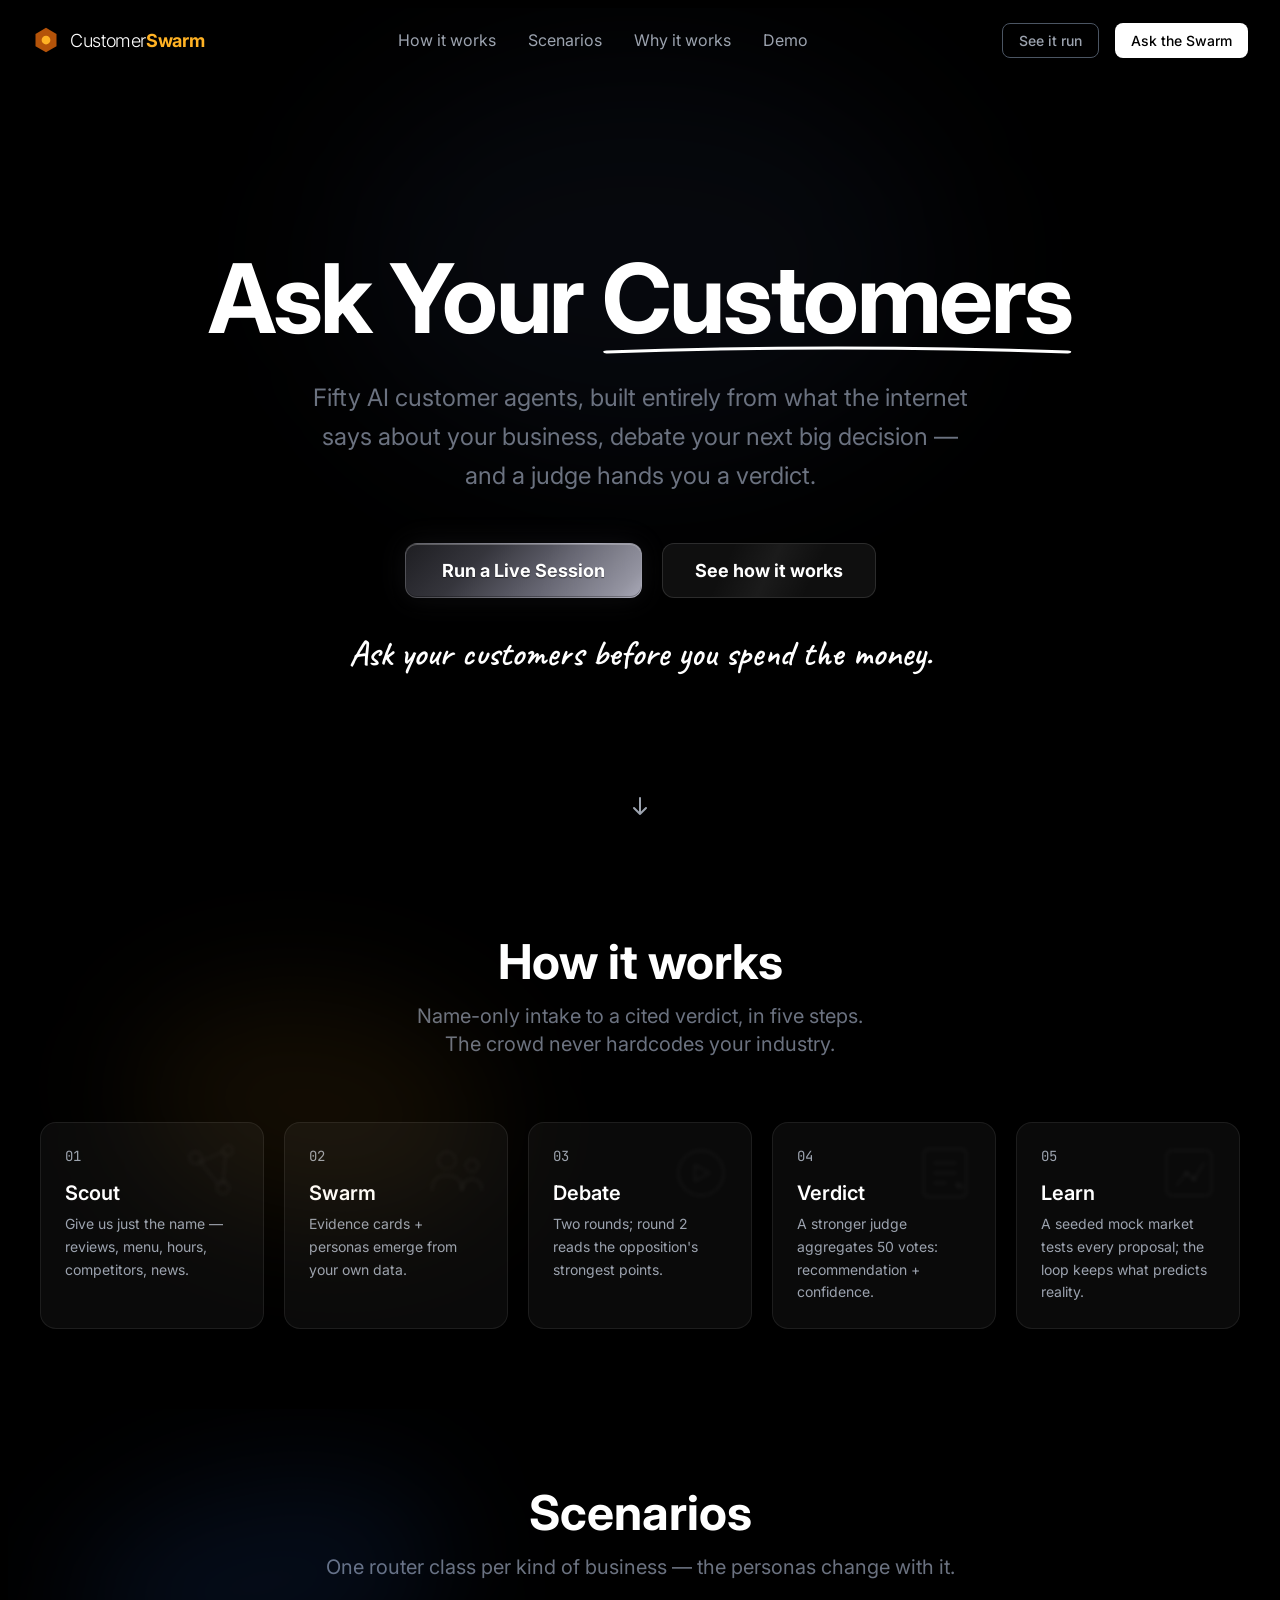
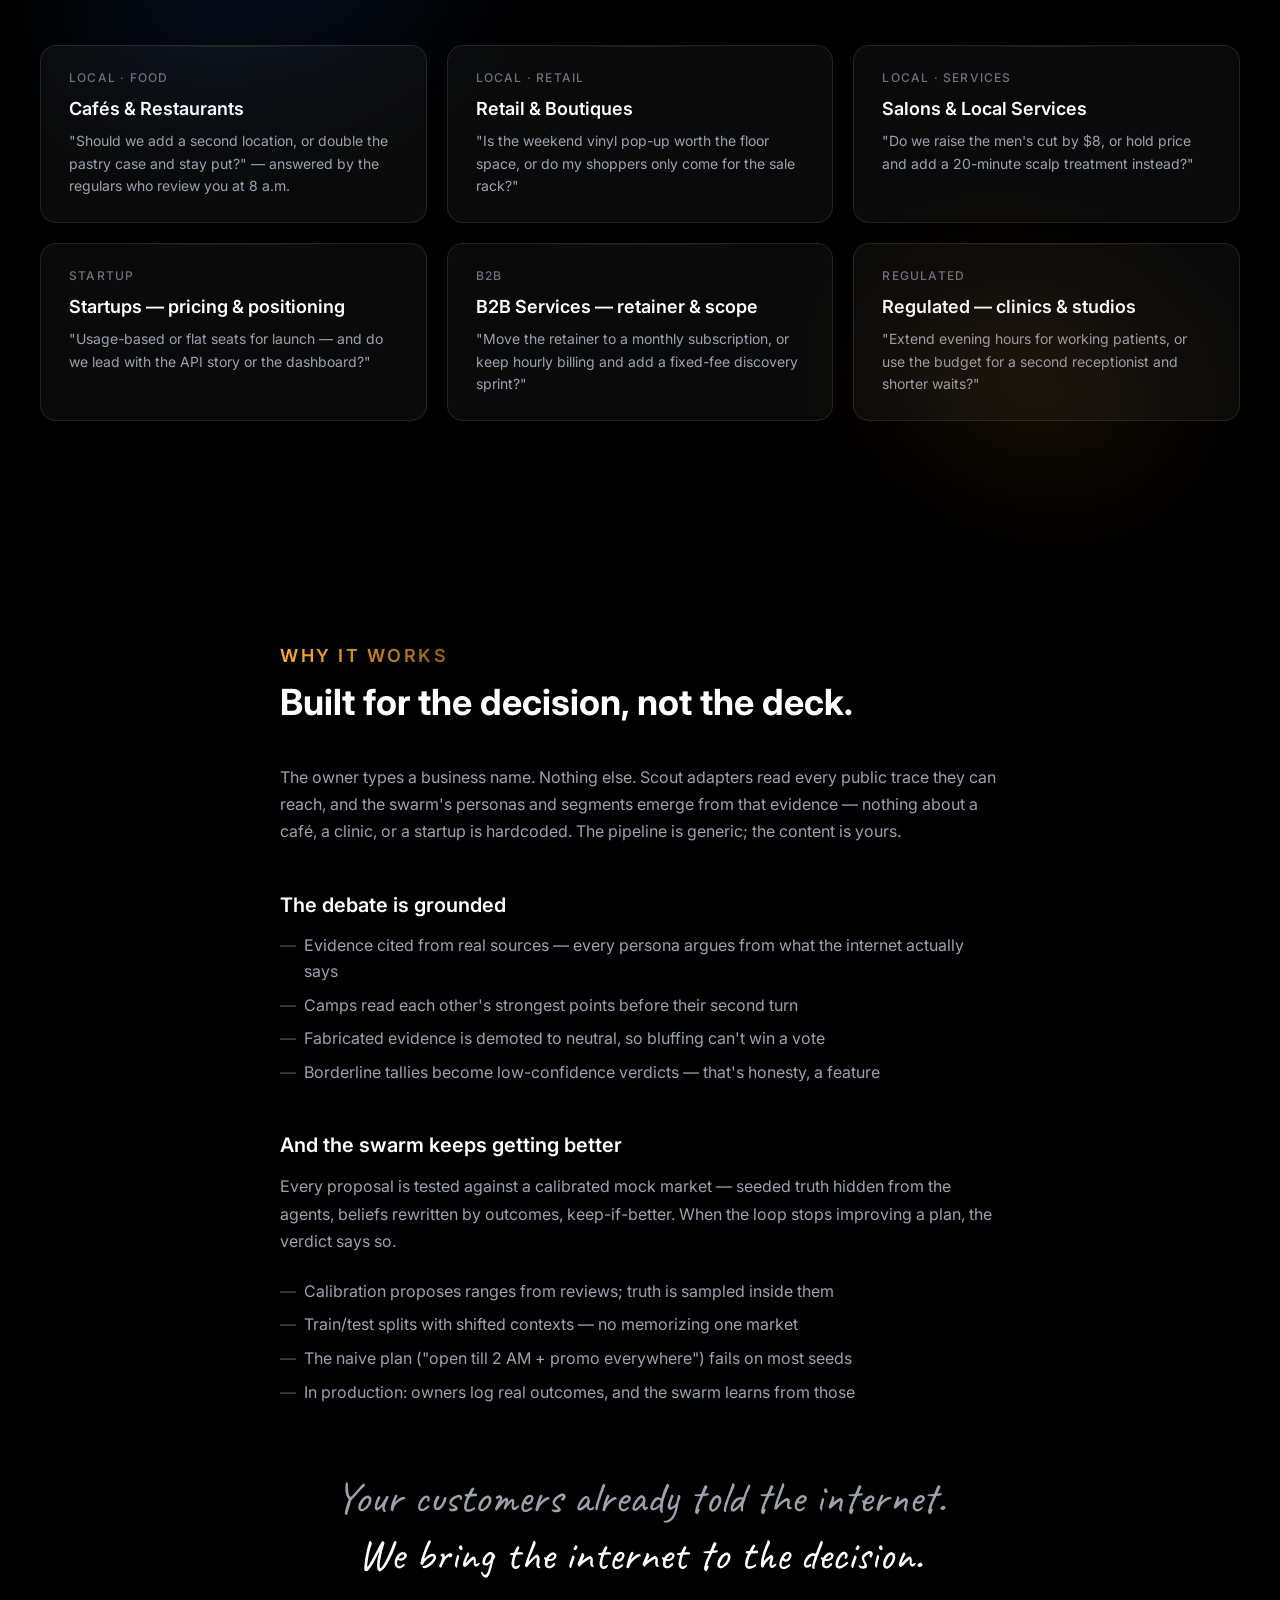
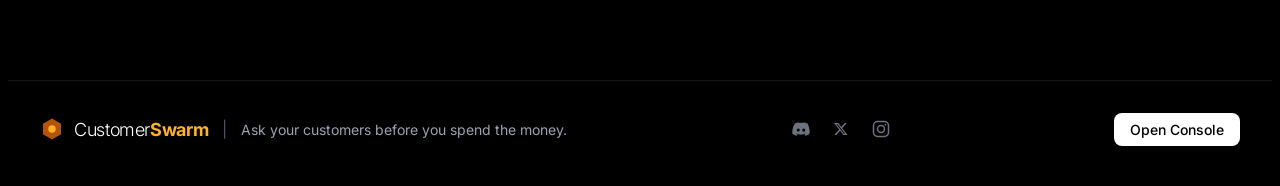
<file: frontend/index.html>
<!doctype html>
<html lang="en">
<head>
<meta charset="utf-8" />
<meta name="viewport" content="width=device-width, initial-scale=1, viewport-fit=cover" />
<title>Customer Swarm — Ask your customers</title>
<meta name="description" content="Fifty AI customer agents, built from what the internet says about your business, debate your next big decision — and a judge hands you a verdict." />
<meta name="theme-color" content="#000000" />
<meta property="og:title" content="Customer Swarm — Ask your customers" />
<meta property="og:description" content="Fifty AI customer agents debate your next big decision — and a judge hands you a verdict." />
<meta property="og:type" content="website" />
<link rel="icon" href="data:image/svg+xml,%3Csvg xmlns='http://www.w3.org/2000/svg' viewBox='0 0 32 32'%3E%3Cpath d='M16 2 28 9v14L16 30 4 23V9z' fill='%23B45309'/%3E%3Ccircle cx='16' cy='16' r='5' fill='%23FFB224'/%3E%3C/svg%3E" />
<link rel="preconnect" href="https://fonts.googleapis.com" />
<link rel="preconnect" href="https://fonts.gstatic.com" crossorigin />
<link href="https://fonts.googleapis.com/css2?family=Inter:wght@300..700&family=Caveat:wght@400..700&family=JetBrains+Mono:wght@300..600&display=swap" rel="stylesheet" />
<link rel="stylesheet" href="assets/css/tokens.css" />
<link rel="stylesheet" href="assets/css/landing.css" />
</head>
<body class="landing-page">
<div class="marketing-page">

  <!-- ===================== HEADER ===================== -->
  <header class="site-head" id="site-head">
    <div class="head-row container-main">
      <a class="brand" href="#hero" aria-label="Customer Swarm home">
        <svg class="brand-mark" viewBox="0 0 32 32" width="28" height="28" aria-hidden="true"><path d="M16 2 28 9v14L16 30 4 23V9z" fill="#B45309"/><circle cx="16" cy="16" r="5" fill="#FFB224"/></svg>
        <span class="brand-word">Customer<b>Swarm</b></span>
      </a>
      <nav class="head-nav" aria-label="Primary">
        <a href="#how">How it works</a>
        <a href="#scenarios">Scenarios</a>
        <a href="#why">Why it works</a>
        <a href="console.html">Demo</a>
      </nav>
      <div class="head-cta">
        <a class="btn-outline" href="console.html">See it run</a>
        <a class="btn-pill" href="console.html">Ask the Swarm</a>
      </div>
    </div>
  </header>

  <main>

    <!-- ===================== HERO ===================== -->
    <section id="hero">
      <div id="crowd-root" aria-hidden="true"></div>
      <div class="hero-inner container-main">
        <h1 class="hero-title anim-enter" style="--d:.1s">Ask Your <span class="u-wrap">Customers<svg class="u-svg" viewBox="0 0 200 12" preserveAspectRatio="none" aria-hidden="true" focusable="false"><path id="u-path" d="M2 10 Q100 2 198 10" fill="none" stroke="currentColor" stroke-width="3" stroke-linecap="round"/></svg></span></h1>
        <p class="hero-tag anim-enter" style="--d:.2s">Fifty AI customer agents, built entirely from what the internet says about your business, debate your next big decision — and a judge hands you a verdict.</p>
        <div class="hero-cta anim-enter" style="--d:.3s">
          <a class="btn-metal" href="console.html"><span class="metal-label">Run a Live Session</span></a>
          <a class="btn-glass" href="#how">See how it works</a>
        </div>
        <p class="hero-hand anim-enter" style="--d:.4s">Ask your customers before you spend the money.</p>
      </div>
      <button class="scroll-cue anim-enter" style="--d:.6s" data-scroll="#how" aria-label="Scroll to how it works">
        <svg viewBox="0 0 24 24" width="24" height="24" fill="none" stroke="currentColor" stroke-width="2" stroke-linecap="round" stroke-linejoin="round" aria-hidden="true"><path d="M12 4v16m0 0 6-6m-6 6-6-6"/></svg>
      </button>
    </section>

    <!-- ===================== HOW IT WORKS ===================== -->
    <section id="how">
      <div class="container-main">
        <div class="sec-head">
          <h2 class="sec-title anim-item">How it works</h2>
          <p class="sec-sub anim-item">Name-only intake to a cited verdict, in five steps.<br>The crowd never hardcodes your industry.</p>
        </div>
        <div class="feat-grid" id="feat-grid">
          <article class="feat-card spot-card anim-show">
            <span class="step-no">01</span>
            <span class="ghost-icon" aria-hidden="true"><svg viewBox="0 0 64 64" fill="none" stroke="currentColor" stroke-width="1.5" stroke-linecap="round" stroke-linejoin="round"><circle cx="18" cy="20" r="5"/><circle cx="44" cy="14" r="4"/><circle cx="40" cy="44" r="5"/><path d="M22 23 40 15M42 18l-2 22M22 23l14 18"/></svg></span>
            <h3 class="card-title">Scout</h3>
            <p class="card-body">Give us just the name — reviews, menu, hours, competitors, news.</p>
          </article>
          <article class="feat-card spot-card anim-show">
            <span class="step-no">02</span>
            <span class="ghost-icon" aria-hidden="true"><svg viewBox="0 0 64 64" fill="none" stroke="currentColor" stroke-width="1.5" stroke-linecap="round" stroke-linejoin="round"><circle cx="24" cy="22" r="7"/><path d="M12 46q0-12 12-12t12 12"/><circle cx="44" cy="26" r="5"/><path d="M36 46q0-9 8-9t8 9"/></svg></span>
            <h3 class="card-title">Swarm</h3>
            <p class="card-body">Evidence cards + personas emerge from your own data.</p>
          </article>
          <article class="feat-card spot-card anim-show">
            <span class="step-no">03</span>
            <span class="ghost-icon" aria-hidden="true"><svg viewBox="0 0 64 64" fill="none" stroke="currentColor" stroke-width="1.5" stroke-linecap="round" stroke-linejoin="round"><circle cx="32" cy="32" r="18"/><path d="M27 25.5 39 32l-12 6.5z"/></svg></span>
            <h3 class="card-title">Debate</h3>
            <p class="card-body">Two rounds; round 2 reads the opposition's strongest points.</p>
          </article>
          <article class="feat-card spot-card anim-show">
            <span class="step-no">04</span>
            <span class="ghost-icon" aria-hidden="true"><svg viewBox="0 0 64 64" fill="none" stroke="currentColor" stroke-width="1.5" stroke-linecap="round" stroke-linejoin="round"><rect x="15" y="13" width="34" height="38" rx="3"/><path d="M23 24h18M23 32h18M23 40h10"/><path d="M41 44v-6l6 6z" fill="currentColor" stroke="none"/></svg></span>
            <h3 class="card-title">Verdict</h3>
            <p class="card-body">A stronger judge aggregates 50 votes: recommendation + confidence.</p>
          </article>
          <article class="feat-card spot-card anim-show">
            <span class="step-no">05</span>
            <span class="ghost-icon" aria-hidden="true"><svg viewBox="0 0 64 64" fill="none" stroke="currentColor" stroke-width="1.5" stroke-linecap="round" stroke-linejoin="round"><rect x="14" y="14" width="36" height="36" rx="4"/><path d="M22 42l8-10 6 5 8-13"/><circle cx="30" cy="32" r="1.6" fill="currentColor" stroke="none"/><circle cx="36" cy="37" r="1.6" fill="currentColor" stroke="none"/></svg></span>
            <h3 class="card-title">Learn</h3>
            <p class="card-body">A seeded mock market tests every proposal; the loop keeps what predicts reality.</p>
          </article>
        </div>
      </div>
    </section>

    <!-- ===================== SCENARIOS ===================== -->
    <section id="scenarios">
      <div class="container-main">
        <div class="sec-head">
          <h2 class="sec-title" data-reveal>Scenarios</h2>
          <p class="sec-sub" data-reveal data-reveal-delay="50">One router class per kind of business — the personas change with it.</p>
        </div>
        <div class="case-grid" id="case-grid">
          <article class="case-card spot-card" data-reveal data-reveal-delay="0">
            <span class="accent" aria-hidden="true"></span>
            <p class="card-tag">Local · Food</p>
            <h3 class="card-title">Cafés &amp; Restaurants</h3>
            <p class="card-body">"Should we add a second location, or double the pastry case and stay put?" — answered by the regulars who review you at 8 a.m.</p>
          </article>
          <article class="case-card spot-card" data-reveal data-reveal-delay="60">
            <span class="accent" aria-hidden="true"></span>
            <p class="card-tag">Local · Retail</p>
            <h3 class="card-title">Retail &amp; Boutiques</h3>
            <p class="card-body">"Is the weekend vinyl pop-up worth the floor space, or do my shoppers only come for the sale rack?"</p>
          </article>
          <article class="case-card spot-card" data-reveal data-reveal-delay="120">
            <span class="accent" aria-hidden="true"></span>
            <p class="card-tag">Local · Services</p>
            <h3 class="card-title">Salons &amp; Local Services</h3>
            <p class="card-body">"Do we raise the men's cut by $8, or hold price and add a 20-minute scalp treatment instead?"</p>
          </article>
          <article class="case-card spot-card" data-reveal data-reveal-delay="0">
            <span class="accent" aria-hidden="true"></span>
            <p class="card-tag">Startup</p>
            <h3 class="card-title">Startups — pricing &amp; positioning</h3>
            <p class="card-body">"Usage-based or flat seats for launch — and do we lead with the API story or the dashboard?"</p>
          </article>
          <article class="case-card spot-card" data-reveal data-reveal-delay="120">
            <span class="accent" aria-hidden="true"></span>
            <p class="card-tag">B2B</p>
            <h3 class="card-title">B2B Services — retainer &amp; scope</h3>
            <p class="card-body">"Move the retainer to a monthly subscription, or keep hourly billing and add a fixed-fee discovery sprint?"</p>
          </article>
          <article class="case-card spot-card" data-reveal data-reveal-delay="180">
            <span class="accent" aria-hidden="true"></span>
            <p class="card-tag">Regulated</p>
            <h3 class="card-title">Regulated — clinics &amp; studios</h3>
            <p class="card-body">"Extend evening hours for working patients, or use the budget for a second receptionist and shorter waits?"</p>
          </article>
        </div>
      </div>
    </section>

    <!-- ===================== WHY IT WORKS ===================== -->
    <section id="why">
      <div class="why-col">
        <h2 class="why-title anim" style="--d:.1s"><span class="grad-label">Why it works</span> Built for the decision, not the deck.</h2>
        <p class="why-p anim" style="--d:.2s">The owner types a business name. Nothing else. Scout adapters read every public trace they can reach, and the swarm's personas and segments emerge from that evidence — nothing about a café, a clinic, or a startup is hardcoded. The pipeline is generic; the content is yours.</p>
        <h3 class="why-h3 anim" style="--d:.3s">The debate is grounded</h3>
        <ul class="why-list anim" style="--d:.35s">
          <li><b>—</b><span>Evidence cited from real sources — every persona argues from what the internet actually says</span></li>
          <li><b>—</b><span>Camps read each other's strongest points before their second turn</span></li>
          <li><b>—</b><span>Fabricated evidence is demoted to neutral, so bluffing can't win a vote</span></li>
          <li><b>—</b><span>Borderline tallies become low-confidence verdicts — that's honesty, a feature</span></li>
        </ul>
        <h3 class="why-h3 anim" style="--d:.4s">And the swarm keeps getting better</h3>
        <p class="why-p anim" style="--d:.45s">Every proposal is tested against a calibrated mock market — seeded truth hidden from the agents, beliefs rewritten by outcomes, keep-if-better. When the loop stops improving a plan, the verdict says so.</p>
        <ul class="why-list anim" style="--d:.5s">
          <li><b>—</b><span>Calibration proposes ranges from reviews; truth is sampled inside them</span></li>
          <li><b>—</b><span>Train/test splits with shifted contexts — no memorizing one market</span></li>
          <li><b>—</b><span>The naive plan ("open till 2 AM + promo everywhere") fails on most seeds</span></li>
          <li><b>—</b><span>In production: owners log real outcomes, and the swarm learns from those</span></li>
        </ul>
        <p class="why-hand anim" style="--d:.6s">Your customers already told the internet.<br><span class="why-hand-b">We bring the internet to the decision.</span></p>
      </div>
    </section>

  </main>

  <!-- ===================== FOOTER ===================== -->
  <footer class="site-foot">
    <div class="foot-row container-main">
      <div class="foot-left">
        <a class="brand" href="#hero">
          <svg class="brand-mark" viewBox="0 0 32 32" width="24" height="24" aria-hidden="true"><path d="M16 2 28 9v14L16 30 4 23V9z" fill="#B45309"/><circle cx="16" cy="16" r="5" fill="#FFB224"/></svg>
          <span class="brand-word">Customer<b>Swarm</b></span>
        </a>
        <span class="foot-sep" aria-hidden="true">|</span>
        <span class="foot-tag">Ask your customers before you spend the money.</span>
      </div>
      <div class="foot-social">
        <a href="#" aria-label="Discord (placeholder)"><svg viewBox="0 0 24 24" width="20" height="20" fill="currentColor" aria-hidden="true"><path d="M19.3 5.3A16.9 16.9 0 0 0 15.1 4l-.2.4a15.6 15.6 0 0 1 4 2 15 15 0 0 0-13.8 0 15.6 15.6 0 0 1 4-2L8.9 4a16.9 16.9 0 0 0-4.2 1.3C2 9.5 1.3 13.6 1.7 17.6a17 17 0 0 0 5.2 2.6l.4-.6.6-1a10.9 10.9 0 0 1-1.7-.8l.4-.3a12.2 12.2 0 0 0 10.8 0l.4.3c-.5.3-1.1.6-1.7.8l.6 1 .4.6a17 17 0 0 0 5.2-2.6c.5-4.6-.7-8.7-2.4-12.3ZM8.7 15.3c-1 0-1.8-.9-1.8-2s.8-2 1.8-2 1.9.9 1.8 2c0 1.1-.8 2-1.8 2Zm6.6 0c-1 0-1.8-.9-1.8-2s.8-2 1.8-2 1.9.9 1.8 2c0 1.1-.8 2-1.8 2Z"/></svg></a>
        <a href="#" aria-label="X (placeholder)"><svg viewBox="0 0 24 24" width="16" height="16" fill="currentColor" aria-hidden="true"><path d="M17.5 3h3.1l-6.8 7.8L21.9 21h-6.3l-4.9-6.4L5 21H1.9l7.3-8.4L1.5 3h6.5l4.4 5.9L17.5 3Zm-1.1 16.1h1.7L6.9 4.7H5.1l11.3 14.4Z"/></svg></a>
        <a href="#" aria-label="Instagram (placeholder)"><svg viewBox="0 0 24 24" width="20" height="20" fill="none" stroke="currentColor" stroke-width="1.8" stroke-linecap="round" aria-hidden="true"><rect x="3" y="3" width="18" height="18" rx="5"/><circle cx="12" cy="12" r="4.2"/><circle cx="17.2" cy="6.8" r="1.1" fill="currentColor" stroke="none"/></svg></a>
      </div>
      <a class="btn-pill" href="console.html">Open Console</a>
    </div>
  </footer>

</div>
<script src="assets/js/effects.js"></script>
<script src="assets/js/crowd.js"></script>
<script src="assets/js/landing.js"></script>
</body>
</html>
</file>
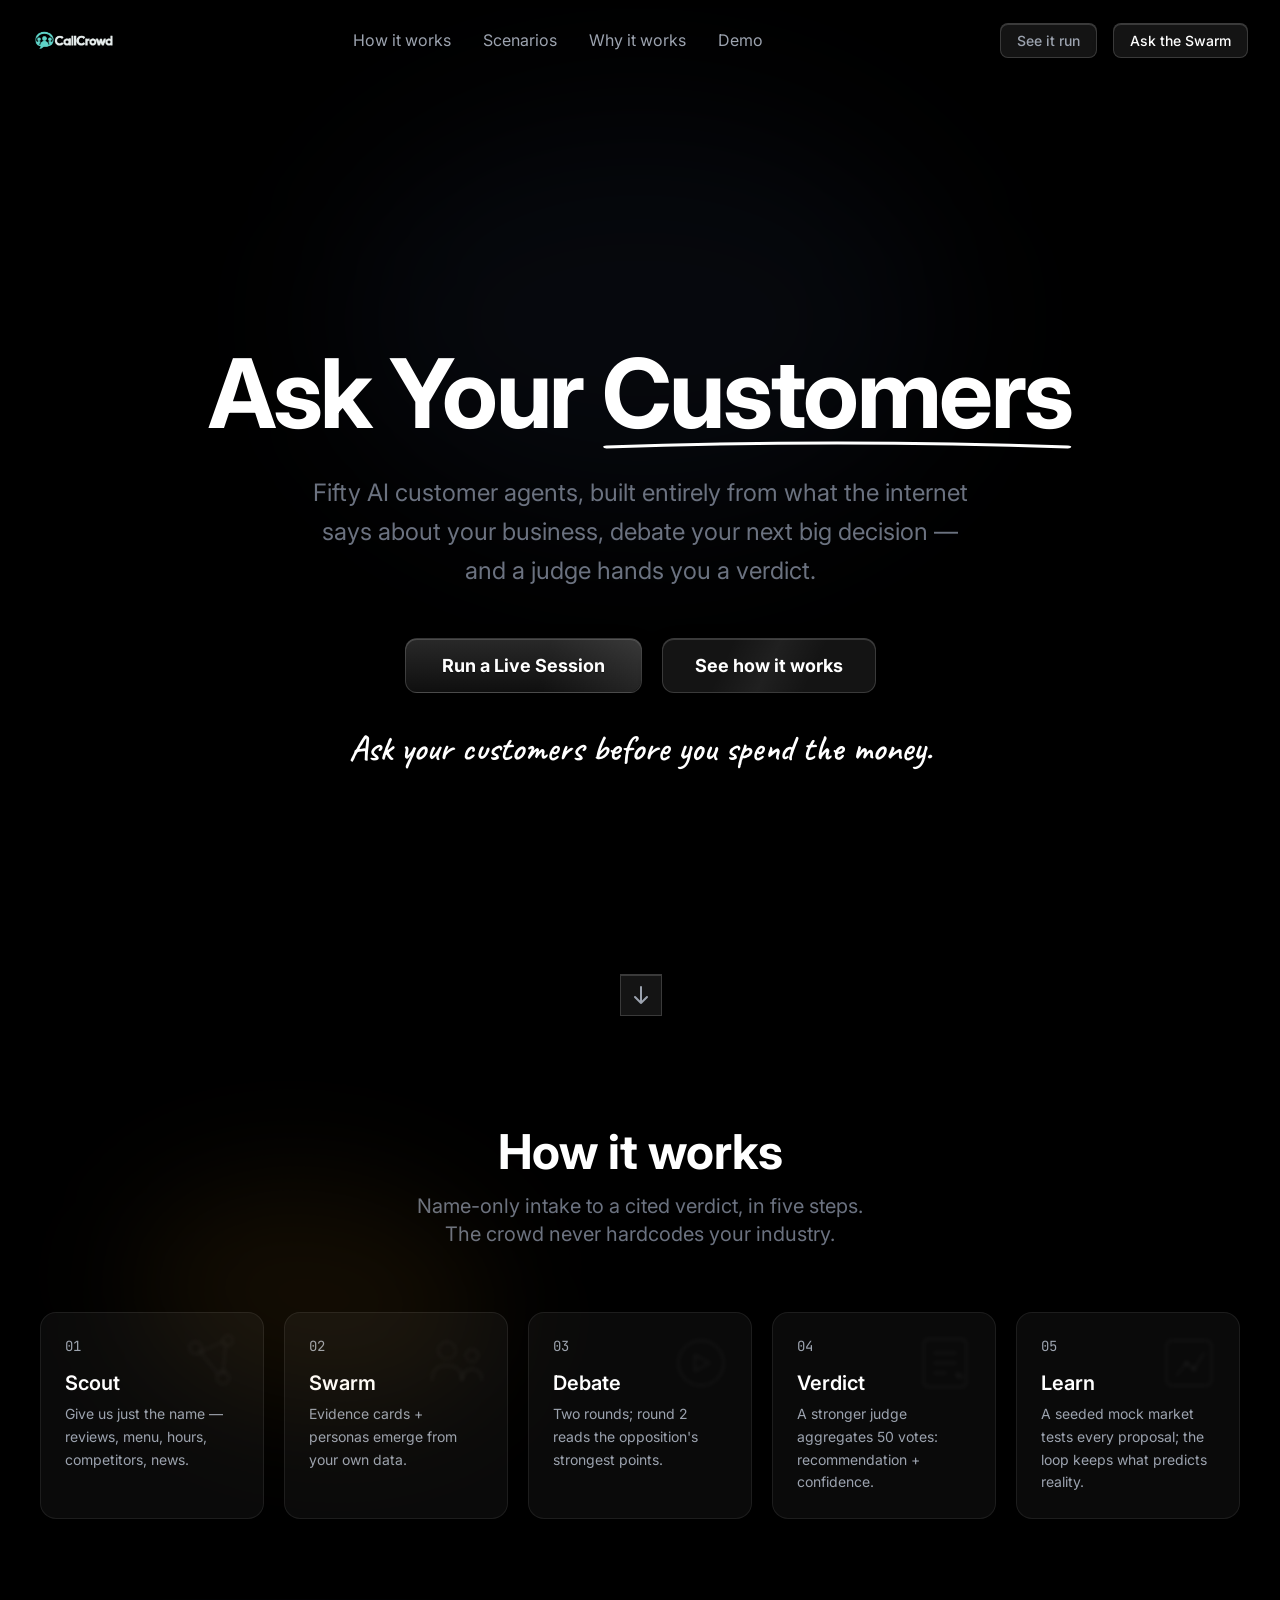
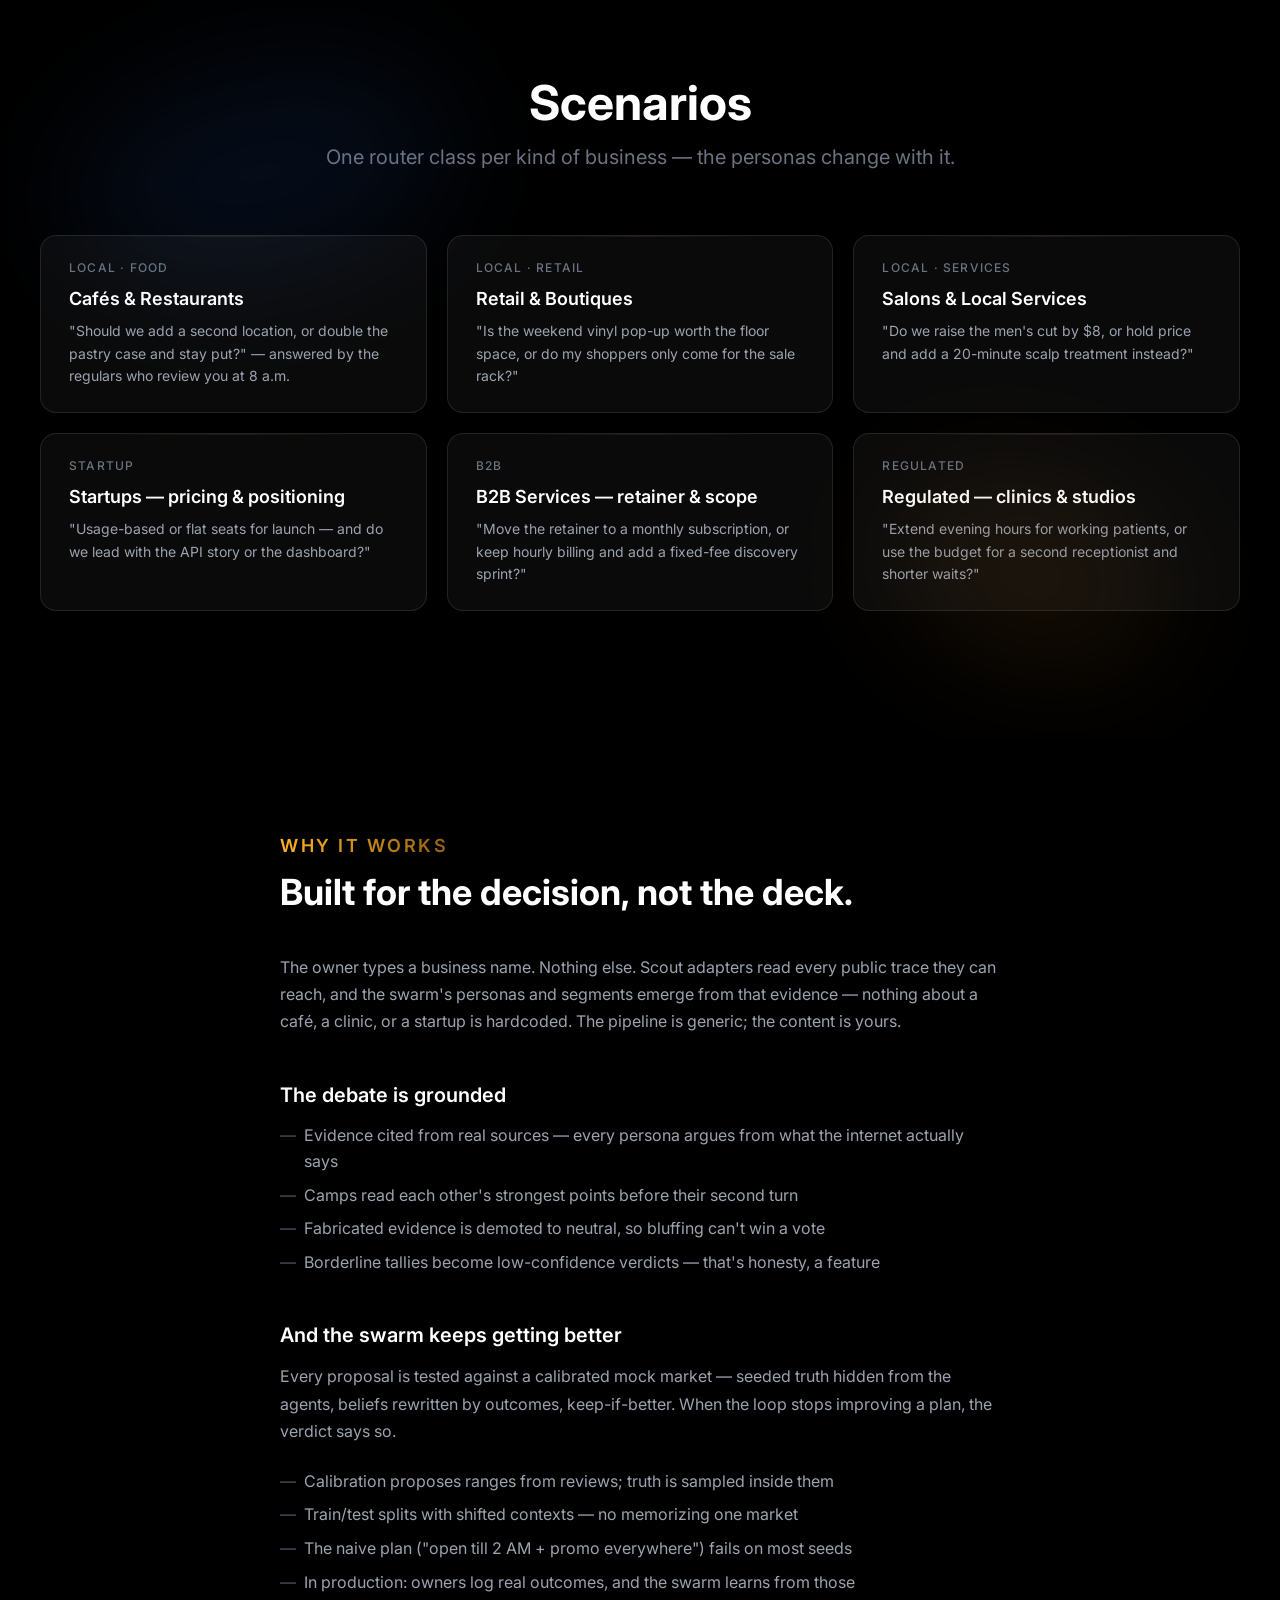
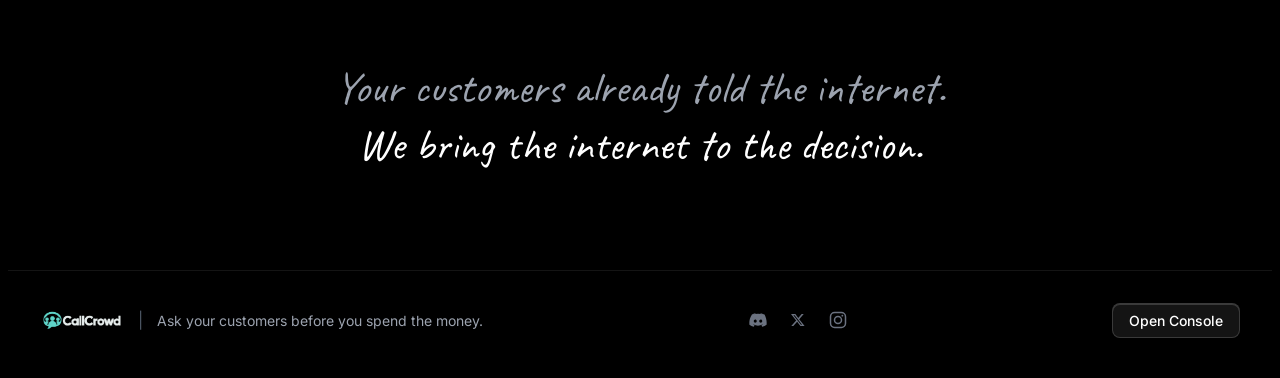
<file: static/index.html>
<!doctype html>
<html lang="en">
<head>
<meta charset="utf-8" />
<meta name="viewport" content="width=device-width, initial-scale=1, viewport-fit=cover" />
<title>CallCrowd — Ask your customers</title>
<meta name="description" content="Fifty AI customer agents, built from what the internet says about your business, debate your next big decision — and a judge hands you a verdict." />
<meta name="theme-color" content="#000000" />
<meta property="og:title" content="CallCrowd — Ask your customers" />
<meta property="og:description" content="Fifty AI customer agents debate your next big decision — and a judge hands you a verdict." />
<meta property="og:type" content="website" />
<link rel="icon" href="assets/logo.png" />
<link rel="apple-touch-icon" href="assets/logo.png" />
<link rel="preconnect" href="https://fonts.googleapis.com" />
<link rel="preconnect" href="https://fonts.gstatic.com" crossorigin />
<link href="https://fonts.googleapis.com/css2?family=Inter:wght@300..700&family=Caveat:wght@400..700&family=JetBrains+Mono:wght@300..600&display=swap" rel="stylesheet" />
<link rel="stylesheet" href="assets/css/tokens.css" />
<link rel="stylesheet" href="assets/css/landing.css?v=22" />
</head>
<body class="landing-page">
<div class="marketing-page">

  <!-- ===================== HEADER ===================== -->
  <header class="site-head" id="site-head">
    <div class="head-row container-main">
      <a class="brand" href="#hero" aria-label="CallCrowd home">
        <img class="brand-mark" src="assets/logo-wordmark.png" alt="CallCrowd" height="28">
      </a>
      <nav class="head-nav" aria-label="Primary">
        <a href="#how">How it works</a>
        <a href="#scenarios">Scenarios</a>
        <a href="#why">Why it works</a>
        <a href="console.html">Demo</a>
      </nav>
      <div class="head-cta">
        <a class="btn-outline" href="console.html">See it run</a>
        <a class="btn-pill" href="console.html">Ask the Swarm</a>
      </div>
    </div>
  </header>

  <main>

    <!-- ===================== HERO ===================== -->
    <section id="hero">
      <div id="crowd-root" aria-hidden="true"></div>
      <div class="hero-inner container-main">
        <h1 class="hero-title anim-enter" style="--d:.1s">Ask Your <span class="u-wrap">Customers<svg class="u-svg" viewBox="0 0 200 12" preserveAspectRatio="none" aria-hidden="true" focusable="false"><path id="u-path" d="M2 10 Q100 2 198 10" fill="none" stroke="currentColor" stroke-width="3" stroke-linecap="round"/></svg></span></h1>
        <p class="hero-tag anim-enter" style="--d:.2s">Fifty AI customer agents, built entirely from what the internet says about your business, debate your next big decision — and a judge hands you a verdict.</p>
        <div class="hero-cta anim-enter" style="--d:.3s">
          <a class="btn-metal" href="console.html"><span class="metal-label">Run a Live Session</span></a>
          <a class="btn-glass" href="#how">See how it works</a>
        </div>
        <p class="hero-hand anim-enter" style="--d:.4s">Ask your customers before you spend the money.</p>
      </div>
      <button class="scroll-cue anim-enter" style="--d:.6s" data-scroll="#how" aria-label="Scroll to how it works">
        <svg viewBox="0 0 24 24" width="24" height="24" fill="none" stroke="currentColor" stroke-width="2" stroke-linecap="round" stroke-linejoin="round" aria-hidden="true"><path d="M12 4v16m0 0 6-6m-6 6-6-6"/></svg>
      </button>
    </section>

    <!-- ===================== HOW IT WORKS ===================== -->
    <section id="how">
      <div class="container-main">
        <div class="sec-head">
          <h2 class="sec-title anim-item">How it works</h2>
          <p class="sec-sub anim-item">Name-only intake to a cited verdict, in five steps.<br>The crowd never hardcodes your industry.</p>
        </div>
        <div class="feat-grid" id="feat-grid">
          <article class="feat-card spot-card anim-show">
            <span class="step-no">01</span>
            <span class="ghost-icon" aria-hidden="true"><svg viewBox="0 0 64 64" fill="none" stroke="currentColor" stroke-width="1.5" stroke-linecap="round" stroke-linejoin="round"><circle cx="18" cy="20" r="5"/><circle cx="44" cy="14" r="4"/><circle cx="40" cy="44" r="5"/><path d="M22 23 40 15M42 18l-2 22M22 23l14 18"/></svg></span>
            <h3 class="card-title">Scout</h3>
            <p class="card-body">Give us just the name — reviews, menu, hours, competitors, news.</p>
          </article>
          <article class="feat-card spot-card anim-show">
            <span class="step-no">02</span>
            <span class="ghost-icon" aria-hidden="true"><svg viewBox="0 0 64 64" fill="none" stroke="currentColor" stroke-width="1.5" stroke-linecap="round" stroke-linejoin="round"><circle cx="24" cy="22" r="7"/><path d="M12 46q0-12 12-12t12 12"/><circle cx="44" cy="26" r="5"/><path d="M36 46q0-9 8-9t8 9"/></svg></span>
            <h3 class="card-title">Swarm</h3>
            <p class="card-body">Evidence cards + personas emerge from your own data.</p>
          </article>
          <article class="feat-card spot-card anim-show">
            <span class="step-no">03</span>
            <span class="ghost-icon" aria-hidden="true"><svg viewBox="0 0 64 64" fill="none" stroke="currentColor" stroke-width="1.5" stroke-linecap="round" stroke-linejoin="round"><circle cx="32" cy="32" r="18"/><path d="M27 25.5 39 32l-12 6.5z"/></svg></span>
            <h3 class="card-title">Debate</h3>
            <p class="card-body">Two rounds; round 2 reads the opposition's strongest points.</p>
          </article>
          <article class="feat-card spot-card anim-show">
            <span class="step-no">04</span>
            <span class="ghost-icon" aria-hidden="true"><svg viewBox="0 0 64 64" fill="none" stroke="currentColor" stroke-width="1.5" stroke-linecap="round" stroke-linejoin="round"><rect x="15" y="13" width="34" height="38" rx="3"/><path d="M23 24h18M23 32h18M23 40h10"/><path d="M41 44v-6l6 6z" fill="currentColor" stroke="none"/></svg></span>
            <h3 class="card-title">Verdict</h3>
            <p class="card-body">A stronger judge aggregates 50 votes: recommendation + confidence.</p>
          </article>
          <article class="feat-card spot-card anim-show">
            <span class="step-no">05</span>
            <span class="ghost-icon" aria-hidden="true"><svg viewBox="0 0 64 64" fill="none" stroke="currentColor" stroke-width="1.5" stroke-linecap="round" stroke-linejoin="round"><rect x="14" y="14" width="36" height="36" rx="4"/><path d="M22 42l8-10 6 5 8-13"/><circle cx="30" cy="32" r="1.6" fill="currentColor" stroke="none"/><circle cx="36" cy="37" r="1.6" fill="currentColor" stroke="none"/></svg></span>
            <h3 class="card-title">Learn</h3>
            <p class="card-body">A seeded mock market tests every proposal; the loop keeps what predicts reality.</p>
          </article>
        </div>
      </div>
    </section>

    <!-- ===================== SCENARIOS ===================== -->
    <section id="scenarios">
      <div class="container-main">
        <div class="sec-head">
          <h2 class="sec-title" data-reveal>Scenarios</h2>
          <p class="sec-sub" data-reveal data-reveal-delay="50">One router class per kind of business — the personas change with it.</p>
        </div>
        <div class="case-grid" id="case-grid">
          <article class="case-card spot-card" data-reveal data-reveal-delay="0">
            <span class="accent" aria-hidden="true"></span>
            <p class="card-tag">Local · Food</p>
            <h3 class="card-title">Cafés &amp; Restaurants</h3>
            <p class="card-body">"Should we add a second location, or double the pastry case and stay put?" — answered by the regulars who review you at 8 a.m.</p>
          </article>
          <article class="case-card spot-card" data-reveal data-reveal-delay="60">
            <span class="accent" aria-hidden="true"></span>
            <p class="card-tag">Local · Retail</p>
            <h3 class="card-title">Retail &amp; Boutiques</h3>
            <p class="card-body">"Is the weekend vinyl pop-up worth the floor space, or do my shoppers only come for the sale rack?"</p>
          </article>
          <article class="case-card spot-card" data-reveal data-reveal-delay="120">
            <span class="accent" aria-hidden="true"></span>
            <p class="card-tag">Local · Services</p>
            <h3 class="card-title">Salons &amp; Local Services</h3>
            <p class="card-body">"Do we raise the men's cut by $8, or hold price and add a 20-minute scalp treatment instead?"</p>
          </article>
          <article class="case-card spot-card" data-reveal data-reveal-delay="0">
            <span class="accent" aria-hidden="true"></span>
            <p class="card-tag">Startup</p>
            <h3 class="card-title">Startups — pricing &amp; positioning</h3>
            <p class="card-body">"Usage-based or flat seats for launch — and do we lead with the API story or the dashboard?"</p>
          </article>
          <article class="case-card spot-card" data-reveal data-reveal-delay="120">
            <span class="accent" aria-hidden="true"></span>
            <p class="card-tag">B2B</p>
            <h3 class="card-title">B2B Services — retainer &amp; scope</h3>
            <p class="card-body">"Move the retainer to a monthly subscription, or keep hourly billing and add a fixed-fee discovery sprint?"</p>
          </article>
          <article class="case-card spot-card" data-reveal data-reveal-delay="180">
            <span class="accent" aria-hidden="true"></span>
            <p class="card-tag">Regulated</p>
            <h3 class="card-title">Regulated — clinics &amp; studios</h3>
            <p class="card-body">"Extend evening hours for working patients, or use the budget for a second receptionist and shorter waits?"</p>
          </article>
        </div>
      </div>
    </section>

    <!-- ===================== WHY IT WORKS ===================== -->
    <section id="why">
      <div class="why-col">
        <h2 class="why-title anim" style="--d:.1s"><span class="grad-label">Why it works</span> Built for the decision, not the deck.</h2>
        <p class="why-p anim" style="--d:.2s">The owner types a business name. Nothing else. Scout adapters read every public trace they can reach, and the swarm's personas and segments emerge from that evidence — nothing about a café, a clinic, or a startup is hardcoded. The pipeline is generic; the content is yours.</p>
        <h3 class="why-h3 anim" style="--d:.3s">The debate is grounded</h3>
        <ul class="why-list anim" style="--d:.35s">
          <li><b>—</b><span>Evidence cited from real sources — every persona argues from what the internet actually says</span></li>
          <li><b>—</b><span>Camps read each other's strongest points before their second turn</span></li>
          <li><b>—</b><span>Fabricated evidence is demoted to neutral, so bluffing can't win a vote</span></li>
          <li><b>—</b><span>Borderline tallies become low-confidence verdicts — that's honesty, a feature</span></li>
        </ul>
        <h3 class="why-h3 anim" style="--d:.4s">And the swarm keeps getting better</h3>
        <p class="why-p anim" style="--d:.45s">Every proposal is tested against a calibrated mock market — seeded truth hidden from the agents, beliefs rewritten by outcomes, keep-if-better. When the loop stops improving a plan, the verdict says so.</p>
        <ul class="why-list anim" style="--d:.5s">
          <li><b>—</b><span>Calibration proposes ranges from reviews; truth is sampled inside them</span></li>
          <li><b>—</b><span>Train/test splits with shifted contexts — no memorizing one market</span></li>
          <li><b>—</b><span>The naive plan ("open till 2 AM + promo everywhere") fails on most seeds</span></li>
          <li><b>—</b><span>In production: owners log real outcomes, and the swarm learns from those</span></li>
        </ul>
        <p class="why-hand anim" style="--d:.6s">Your customers already told the internet.<br><span class="why-hand-b">We bring the internet to the decision.</span></p>
      </div>
    </section>

  </main>

  <!-- ===================== FOOTER ===================== -->
  <footer class="site-foot">
    <div class="foot-row container-main">
      <div class="foot-left">
        <a class="brand" href="#hero">
          <img class="brand-mark" src="assets/logo-wordmark.png" alt="CallCrowd" height="28">
        </a>
        <span class="foot-sep" aria-hidden="true">|</span>
        <span class="foot-tag">Ask your customers before you spend the money.</span>
      </div>
      <div class="foot-social">
        <a href="#" aria-label="Discord (placeholder)"><svg viewBox="0 0 24 24" width="20" height="20" fill="currentColor" aria-hidden="true"><path d="M19.3 5.3A16.9 16.9 0 0 0 15.1 4l-.2.4a15.6 15.6 0 0 1 4 2 15 15 0 0 0-13.8 0 15.6 15.6 0 0 1 4-2L8.9 4a16.9 16.9 0 0 0-4.2 1.3C2 9.5 1.3 13.6 1.7 17.6a17 17 0 0 0 5.2 2.6l.4-.6.6-1a10.9 10.9 0 0 1-1.7-.8l.4-.3a12.2 12.2 0 0 0 10.8 0l.4.3c-.5.3-1.1.6-1.7.8l.6 1 .4.6a17 17 0 0 0 5.2-2.6c.5-4.6-.7-8.7-2.4-12.3ZM8.7 15.3c-1 0-1.8-.9-1.8-2s.8-2 1.8-2 1.9.9 1.8 2c0 1.1-.8 2-1.8 2Zm6.6 0c-1 0-1.8-.9-1.8-2s.8-2 1.8-2 1.9.9 1.8 2c0 1.1-.8 2-1.8 2Z"/></svg></a>
        <a href="#" aria-label="X (placeholder)"><svg viewBox="0 0 24 24" width="16" height="16" fill="currentColor" aria-hidden="true"><path d="M17.5 3h3.1l-6.8 7.8L21.9 21h-6.3l-4.9-6.4L5 21H1.9l7.3-8.4L1.5 3h6.5l4.4 5.9L17.5 3Zm-1.1 16.1h1.7L6.9 4.7H5.1l11.3 14.4Z"/></svg></a>
        <a href="#" aria-label="Instagram (placeholder)"><svg viewBox="0 0 24 24" width="20" height="20" fill="none" stroke="currentColor" stroke-width="1.8" stroke-linecap="round" aria-hidden="true"><rect x="3" y="3" width="18" height="18" rx="5"/><circle cx="12" cy="12" r="4.2"/><circle cx="17.2" cy="6.8" r="1.1" fill="currentColor" stroke="none"/></svg></a>
      </div>
      <a class="btn-pill" href="console.html">Open Console</a>
    </div>
  </footer>

</div>
<script src="assets/js/effects.js"></script>
<script src="assets/js/crowd.js"></script>
<script src="assets/js/landing.js"></script>
</body>
</html>
</file>
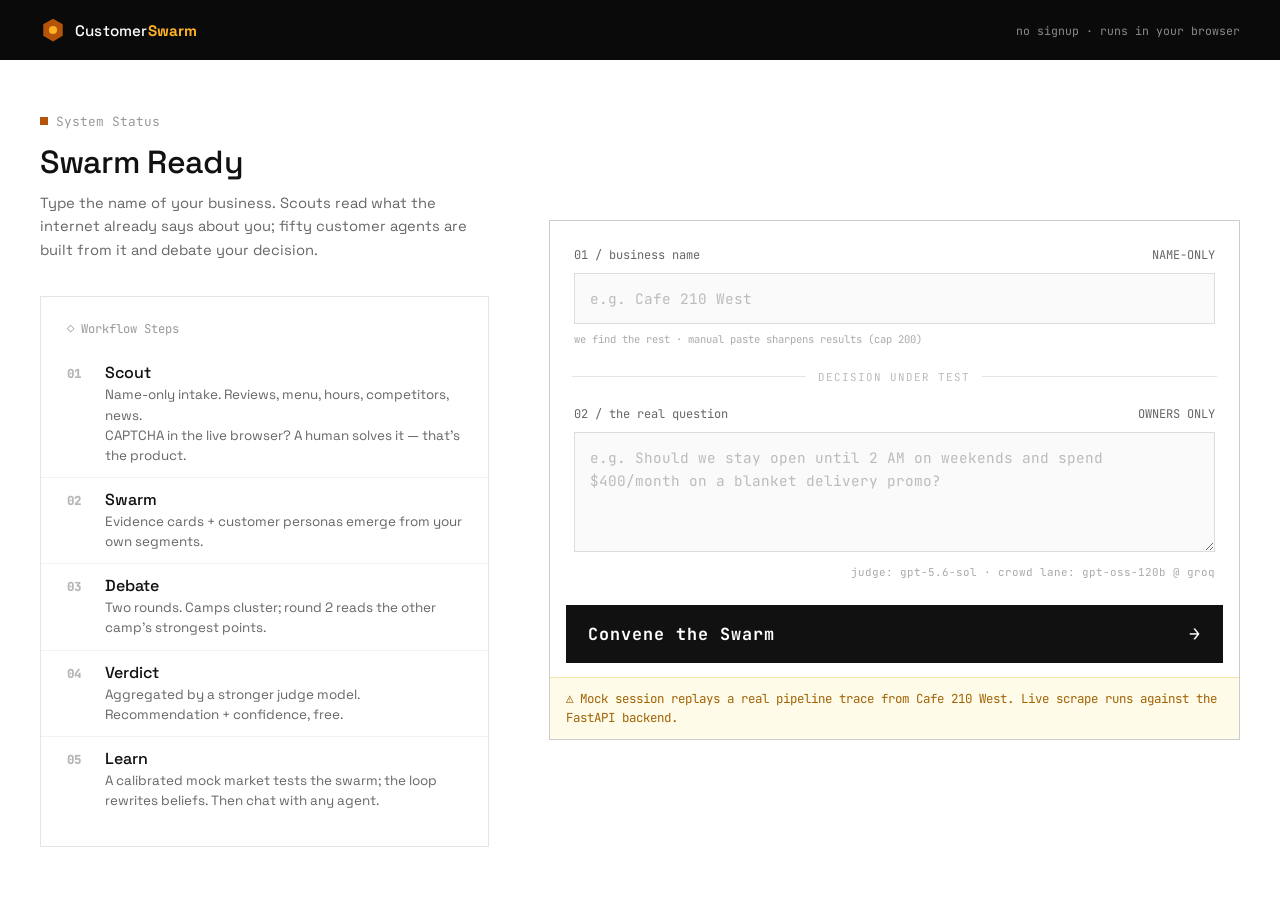
<file: frontend/console.html>
<!doctype html>
<html lang="en">
<head>
<meta charset="utf-8" />
<meta name="viewport" content="width=device-width, initial-scale=1, viewport-fit=cover" />
<title>Customer Swarm — Console</title>
<meta name="description" content="Fifty AI customer agents debate your business decision and hand you a verdict." />
<link rel="preconnect" href="https://fonts.googleapis.com" />
<link rel="preconnect" href="https://fonts.gstatic.com" crossorigin />
<link href="https://fonts.googleapis.com/css2?family=Space+Grotesk:wght@300..700&family=JetBrains+Mono:wght@100..800&family=Caveat:wght@400..700&display=swap" rel="stylesheet" />
<link rel="stylesheet" href="assets/css/tokens.css" />
<link rel="stylesheet" href="assets/css/console.css" />
<link rel="stylesheet" href="assets/css/steps-swarm.css" />
<link rel="stylesheet" href="assets/css/steps-debate.css" />
<link rel="stylesheet" href="assets/css/steps-verdict.css" />
<link rel="stylesheet" href="assets/css/steps-learn.css" />
<link rel="icon" href="data:image/svg+xml,%3Csvg xmlns='http://www.w3.org/2000/svg' viewBox='0 0 32 32'%3E%3Cpath d='M16 2 28 9v14L16 30 4 23V9z' fill='%23B45309'/%3E%3Ccircle cx='16' cy='16' r='5' fill='%23FFB224'/%3E%3C/svg%3E" />
<style>body{background:#fff}</style>
</head>
<body>
<div id="app" class="console-app">

  <!-- ===================== LAUNCHER (name-only intake) ===================== -->
  <section id="launcher">
    <nav class="console-nav">
      <a class="brand" href="index.html">
        <svg class="brand-mark" viewBox="0 0 32 32" width="26" height="26" aria-hidden="true"><path d="M16 2 28 9v14L16 30 4 23V9z" fill="#B45309"/><circle cx="16" cy="16" r="5" fill="#FFB224"/></svg>
        <span>Customer<b>Swarm</b></span>
      </a>
      <span class="nav-note">no signup · runs in your browser</span>
    </nav>

    <div class="launcher-main">
      <div class="launcher-left">
        <div class="sys-status"><span class="sq"></span> System Status</div>
        <h1>Swarm Ready</h1>
        <p class="lede">Type the name of your business. Scouts read what the internet already says about you; fifty customer agents are built from it and debate your decision.</p>
        <div class="workflow-box">
          <div class="wf-head">◇ Workflow Steps</div>
          <ol>
            <li><b>01</b><div><b>Scout</b><span>Name-only intake. Reviews, menu, hours, competitors, news.<br>CAPTCHA in the live browser? A human solves it — that's the product.</span></div></li>
            <li><b>02</b><div><b>Swarm</b><span>Evidence cards + customer personas emerge from your own segments.</span></div></li>
            <li><b>03</b><div><b>Debate</b><span>Two rounds. Camps cluster; round 2 reads the other camp's strongest points.</span></div></li>
            <li><b>04</b><div><b>Verdict</b><span>Aggregated by a stronger judge model. Recommendation + confidence, free.</span></div></li>
            <li><b>05</b><div><b>Learn</b><span>A calibrated mock market tests the swarm; the loop rewrites beliefs. Then chat with any agent.</span></div></li>
          </ol>
        </div>
      </div>

      <div class="launcher-right console-box">
        <div class="box-sec">
          <div class="box-head"><span>01 / business name</span><span>NAME-ONLY</span></div>
          <input id="biz-name" class="code-input" type="text" placeholder="e.g. Cafe 210 West" autocomplete="off" spellcheck="false" />
          <div class="hint-row">we find the rest · manual paste sharpens results (cap 200)</div>
        </div>
        <div class="divider-label"><span></span>decision under test<span></span></div>
        <div class="box-sec">
          <div class="box-head"><span>02 / the real question</span><span>OWNERS ONLY</span></div>
          <textarea id="biz-question" class="code-input" rows="4" placeholder="e.g. Should we stay open until 2 AM on weekends and spend $400/month on a blanket delivery promo?"></textarea>
          <div class="box-badge">judge: gpt-5.6-sol · crowd lane: gpt-oss-120b @ groq</div>
        </div>
        <button id="start-btn" class="start-btn"><span>Convene the Swarm</span><i>→</i></button>
        <div class="demo-notice">⚠ Mock session replays a real pipeline trace from Cafe 210 West. Live scrape runs against the FastAPI backend.</div>
      </div>
    </div>
  </section>

  <!-- ===================== RUNVIEW (driven by bridge.js) ===================== -->
  <section id="runview" hidden>
    <header class="run-head">
      <div class="rh-left">
        <button id="back-btn" class="back-btn" title="Back" aria-label="Back">←</button>
        <a class="brand" href="index.html">
          <svg class="brand-mark" viewBox="0 0 32 32" width="24" height="24" aria-hidden="true"><path d="M16 2 28 9v14L16 30 4 23V9z" fill="#B45309"/><circle cx="16" cy="16" r="5" fill="#FFB224"/></svg>
          <span>Customer<b>Swarm</b></span>
        </a>
      </div>
      <div class="rh-center" id="step-indicator">Step 1/5 · Scout</div>
      <div class="rh-right">
        <div class="status-ind"><span class="dot proc" id="run-dot"></span><span id="run-status">running</span></div>
        <div class="biz-tag" id="biz-tag"></div>
      </div>
    </header>
    <div class="run-panes">
      <aside class="feed-pane">
        <div class="feed-head">Live Feed <span id="feed-count" class="feed-count">0 events</span></div>
        <div class="feed-term" id="feed-term" aria-live="polite"></div>
        <div class="feed-stats" id="feed-stats"></div>
      </aside>
      <main class="step-pane" id="step-mount"></main>
    </div>
  </section>
</div>

<script>
  /* ---- integrator config (partner fills these) ---- */
  window.CS_STRIPE_LINK = "";        // Stripe Payment Link ($19 deep-dive)
  window.CS_API_BASE  = "";          // e.g. "http://localhost:8000" — "" = mock replay
</script>
<script src="assets/js/mock-data.js"></script>
<script src="assets/js/effects.js"></script>
<script src="assets/js/bridge.js"></script>
<script src="assets/js/console.js"></script>
<script src="assets/js/steps/scout.js"></script>
<script src="assets/js/steps/swarm.js"></script>
<script src="assets/js/steps/debate.js"></script>
<script src="assets/js/steps/verdict.js"></script>
<script src="assets/js/steps/learn.js"></script>
</body>
</html>
</file>
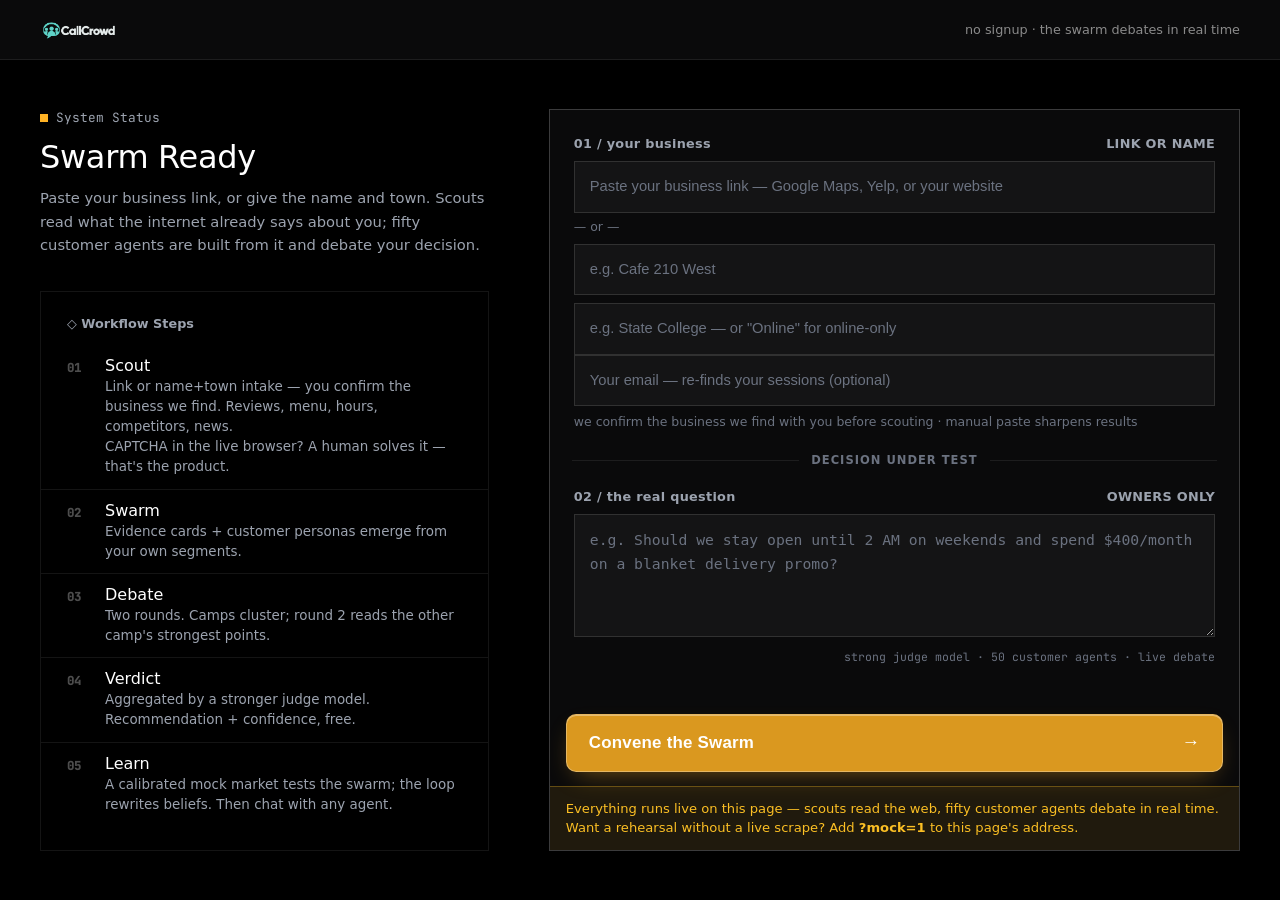
<file: static/console.html>
<!doctype html>
<html lang="en">
<head>
<meta charset="utf-8" />
<meta name="viewport" content="width=device-width, initial-scale=1, viewport-fit=cover" />
<title>CallCrowd — Console</title>
<meta name="description" content="Fifty AI customer agents debate your business decision and hand you a verdict." />
<link rel="preconnect" href="https://fonts.googleapis.com" />
<link rel="preconnect" href="https://fonts.gstatic.com" crossorigin />
<link href="https://fonts.googleapis.com/css2?family=Space+Grotesk:wght@300..700&family=JetBrains+Mono:wght@100..800&family=Caveat:wght@400..700&display=swap" rel="stylesheet" />
<link rel="stylesheet" href="assets/css/tokens.css?v=13" />
<link rel="stylesheet" href="assets/css/console.css?v=23" />
<link rel="stylesheet" href="assets/css/steps-swarm.css?v=13" />
<link rel="stylesheet" href="assets/css/steps-debate.css?v=13" />
<link rel="stylesheet" href="assets/css/steps-verdict.css?v=13" />
<link rel="stylesheet" href="assets/css/steps-learn.css?v=19" />
<link rel="stylesheet" href="assets/css/agent-thread.css?v=19" />
<link rel="stylesheet" href="assets/css/graph.css?v=15" />
<link rel="icon" href="assets/logo.png" type="image/png" />
<link rel="apple-touch-icon" href="assets/logo.png" type="image/png" />
<style>body{background:#000}</style>
</head>
<body>
<div id="app" class="console-app">

  <!-- ===================== LAUNCHER (name-only intake) ===================== -->
  <section id="launcher">
    <nav class="console-nav">
      <a class="brand" href="index.html">
        <img class="brand-mark" src="assets/logo-wordmark.png" alt="CallCrowd" height="26">
      </a>
      <span class="nav-note">no signup · the swarm debates in real time</span>
    </nav>

    <div class="launcher-main">
      <div class="launcher-left">
        <div class="sys-status"><span class="sq"></span> System Status</div>
        <h1>Swarm Ready</h1>
        <p class="lede">Paste your business link, or give the name and town. Scouts read what the internet already says about you; fifty customer agents are built from it and debate your decision.</p>
        <div class="workflow-box">
          <div class="wf-head">◇ Workflow Steps</div>
          <ol>
            <li><b>01</b><div><b>Scout</b><span>Link or name+town intake — you confirm the business we find. Reviews, menu, hours, competitors, news.<br>CAPTCHA in the live browser? A human solves it — that's the product.</span></div></li>
            <li><b>02</b><div><b>Swarm</b><span>Evidence cards + customer personas emerge from your own segments.</span></div></li>
            <li><b>03</b><div><b>Debate</b><span>Two rounds. Camps cluster; round 2 reads the other camp's strongest points.</span></div></li>
            <li><b>04</b><div><b>Verdict</b><span>Aggregated by a stronger judge model. Recommendation + confidence, free.</span></div></li>
            <li><b>05</b><div><b>Learn</b><span>A calibrated mock market tests the swarm; the loop rewrites beliefs. Then chat with any agent.</span></div></li>
          </ol>
        </div>
      </div>

      <div class="launcher-right console-box">
        <div class="box-sec">
          <div class="box-head"><span>01 / your business</span><span>LINK OR NAME</span></div>
          <input id="biz-link" class="code-input" type="text" placeholder="Paste your business link — Google Maps, Yelp, or your website" autocomplete="off" spellcheck="false" />
          <div class="hint-row" style="margin:6px 0 10px">— or —</div>
          <input id="biz-name" class="code-input" type="text" placeholder="e.g. Cafe 210 West" autocomplete="off" spellcheck="false" style="margin-bottom:8px" />
          <input id="biz-town" class="code-input" type="text" placeholder="e.g. State College — or &quot;Online&quot; for online-only" autocomplete="off" spellcheck="false" />
          <input id="biz-email" class="code-input" type="email" placeholder="Your email — re-finds your sessions (optional)" autocomplete="email" spellcheck="false" />
          <div class="hint-row">we confirm the business we find with you before scouting · manual paste sharpens results</div>
        </div>
        <!-- intake confirm card: /api/resolve at intake surfaces "is that
             your business?" HERE (ambiguous name-only), never mid-run -->
        <div id="biz-confirm" class="biz-confirm" hidden></div>
        <div class="divider-label"><span></span>decision under test<span></span></div>
        <div class="box-sec">
          <div class="box-head"><span>02 / the real question</span><span>OWNERS ONLY</span></div>
          <textarea id="biz-question" class="code-input" rows="4" placeholder="e.g. Should we stay open until 2 AM on weekends and spend $400/month on a blanket delivery promo?"></textarea>
          <div class="box-badge">strong judge model · 50 customer agents · live debate</div>
          <div class="hint-row" id="launcher-err" style="color:#B45309;min-height:16px"></div>
        </div>
        <button id="start-btn" class="start-btn"><span>Convene the Swarm</span><i>→</i></button>
        <div class="demo-notice">Everything runs live on this page — scouts read the web, fifty customer agents debate in real time. Want a rehearsal without a live scrape? Add <b>?mock=1</b> to this page's address.</div>
      </div>
    </div>
  </section>

  <!-- ===================== RUNVIEW (driven by bridge.js) ===================== -->
  <section id="runview" hidden>
    <header class="run-head">
      <div class="rh-left">
        <button id="back-btn" class="back-btn" title="Back" aria-label="Back">←</button>
        <a class="brand" href="index.html">
          <img class="brand-mark" src="assets/logo-wordmark.png" alt="CallCrowd" height="26">
        </a>
      </div>
      <div class="rh-center" id="step-indicator">Step 1/5 · Scout</div>
      <div class="rh-right">
        <div class="status-ind"><span class="dot proc" id="run-dot"></span><span id="run-status">running</span></div>
        <div class="biz-tag" id="biz-tag"></div>
      </div>
    </header>

    <div class="run-panes">

      <!-- MIDDLE — graph canvas + step rail + stat chips + run-log strip -->
      <main class="graph-pane">
        <div class="graph-toprail" id="graph-toprail">
      <div class="step-rail" id="step-rail"></div>
      <div class="view-toggle" id="view-toggle" aria-label="Canvas view">
        <button class="vt-btn" data-mode="graph" type="button" aria-pressed="false">Graph</button>
        <button class="vt-btn is-on" data-mode="split" type="button" aria-pressed="true">Split</button>
        <button class="vt-btn" data-mode="workbench" type="button" aria-pressed="false">Workbench</button>
      </div>
      </div>
        <div class="graph-host">
          <div id="graph-mount"></div>
          <div class="graph-hint mono" id="graph-hint" hidden>graph module loading…</div>
        </div>
        
        <section class="step-overlay" id="step-overlay" hidden aria-label="Step detail">
          <header class="so-head">
            <b id="so-title">Step</b>
            <button class="so-close" id="so-close" type="button" aria-label="Dismiss step panel">✕</button>
          </header>
          <div class="so-body" id="step-mount"></div>
        </section>
      </main>

      <!-- RIGHT — chat station: verdict card + chatbot share one scroll -->
      <aside class="chat-pane" id="chat-pane">
        <header class="pane-head chat-head">
          <span class="pane-title">chat</span>
          <div class="view-toggle view-toggle-chat" id="view-toggle-chat" aria-label="Canvas view">
            <button class="vt-btn" data-mode="graph" type="button" aria-pressed="false">Graph</button>
            <button class="vt-btn is-on" data-mode="split" type="button" aria-pressed="true">Split</button>
            <button class="vt-btn" data-mode="workbench" type="button" aria-pressed="false">Workbench</button>
          </div>
          <button class="act-btn" id="act-button" type="button" hidden>Act on it</button>
          <button class="pay-pill" id="pay-pill" type="button" hidden>🔒 unlock — $19</button>
          <button class="pane-toggle" id="chat-toggle" type="button" aria-label="Collapse chat panel">›</button>
        </header>
        <div class="chat-banners" id="chat-banners"></div>
        <div class="chat-scroll" id="chat-scroll">
          <section class="verdict-card" id="verdict-card" hidden>
            <button class="vc-head" id="vc-head" type="button" aria-expanded="true">
              <span class="vc-title">Act on the verdict</span>
              <span class="vc-mini" id="vc-mini"></span>
              <span class="act-chev" aria-hidden="true">▾</span>
            </button>
            <div class="vc-body" id="vc-body" hidden></div>
          </section>
          <section class="runlog" id="runlog">
          <button class="runlog-head" id="runlog-toggle" type="button" aria-expanded="false">
            <span>run log</span><span class="runlog-n" id="runlog-count">0</span><span class="runlog-chev" aria-hidden="true">▾</span>
          </button>
          <div class="runlog-body" id="feed-log" hidden></div>
        </section>
        <section class="chat-station">
            <div class="ad-head chat-peer" id="chat-peer">
              <span class="ad-av" id="ad-av"></span>
              <div class="ad-who">
                <b id="ad-name">Pick an agent</b>
                <span class="mono" id="ad-sub">click a node in the graph</span>
              </div>
              <button class="ad-close" type="button" id="chat-clear" aria-label="Clear this conversation" hidden>✕</button>
            </div>
            <div class="ad-body" id="ad-body">
              <div class="ad-msgs" id="ad-msgs" aria-live="polite"></div>
            </div>
            <footer class="ad-foot" id="ad-foot">
              <textarea class="ad-input mono" id="ad-input" rows="2"
                placeholder="pick an agent…" aria-label="Message"></textarea>
              <button class="ad-send" id="ad-send" type="button">Send →</button>
            </footer>
          </section>
        </div>
      </aside>
    </div>
  </section>
</div>

<script>
  /* ---- integrator config ----
     CS_API_BASE ""  = same origin (the page is served from :8000/demo/)
     ?api=<base>     = override, e.g. ?api=http://127.0.0.1:8100 (test backend)
     CS_STRIPE_LINK  = Stripe Payment Link ($19 deep-dive); empty = demo unlock (mark-paid) */
  window.CS_STRIPE_LINK = "";
  window.CS_API_BASE  = (new URLSearchParams(location.search).get("api") || "")
    .replace(/\/+$/, "") || "http://127.0.0.1:8000";
</script>
<script src="assets/js/effects.js?v=13"></script>
<script src="assets/js/bridge.js?v=17"></script>
<script src="assets/js/graph.js?v=15"></script>
<script src="assets/js/console.js?v=23"></script>
<script src="assets/js/steps/scout.js?v=13"></script>
<script src="assets/js/steps/swarm.js?v=14"></script>
<script src="assets/js/steps/debate.js?v=13"></script>
<script src="assets/js/steps/verdict.js?v=13"></script>
<script src="assets/js/steps/learn.js?v=19"></script>
</body>
</html>
</file>
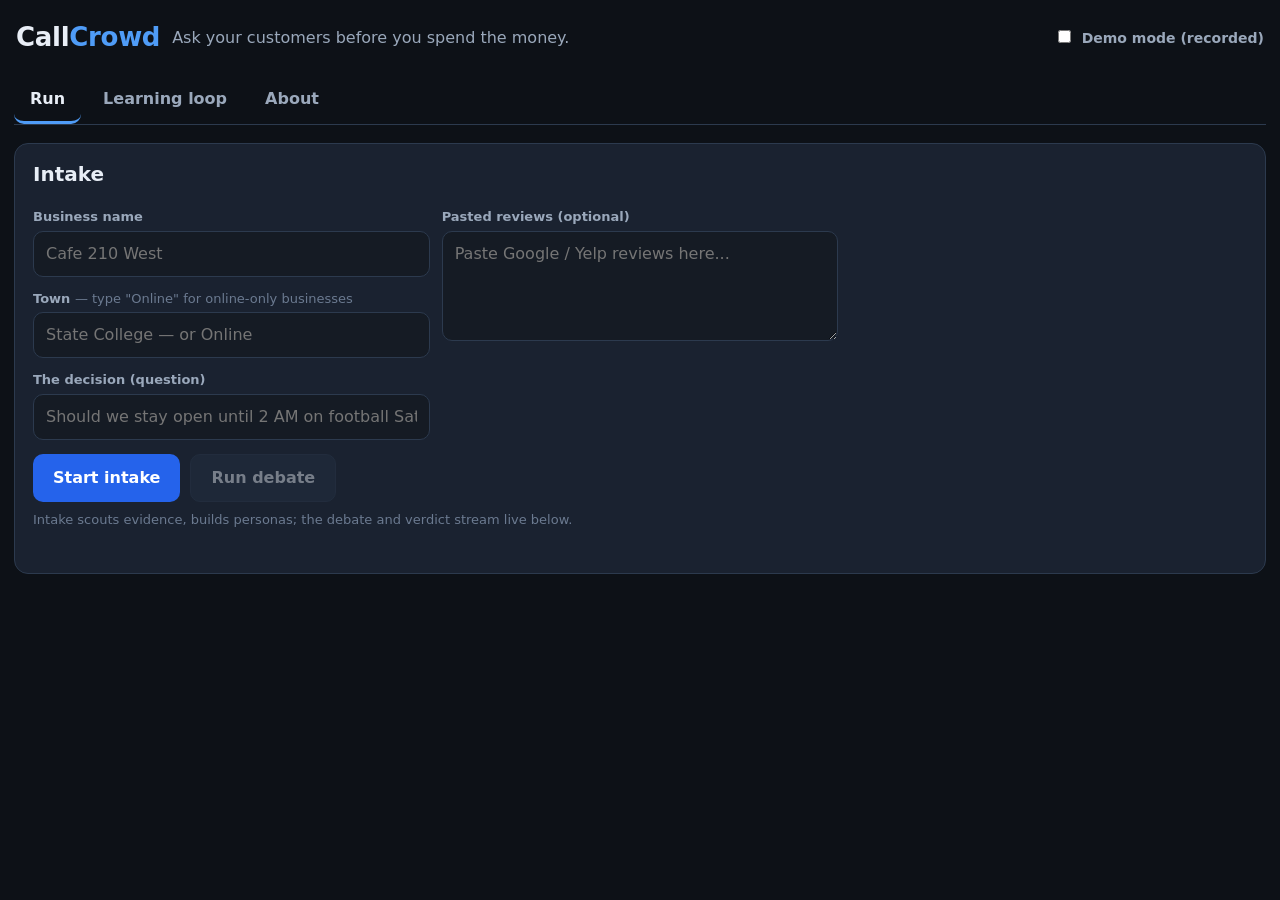
<file: static/demo.html>
<!doctype html>
<html lang="en">
<head>
<meta charset="utf-8">
<meta name="viewport" content="width=device-width, initial-scale=1">
<title>CallCrowd</title>
<link rel="icon" href="assets/logo.png">
<style>
:root{
  --bg:#0d1117; --bg2:#151b24; --card:#1a2230; --card2:#202a3a; --line:#2c3a4e;
  --txt:#e8eef6; --dim:#9aa8bb; --faint:#6b7a90;
  --acc:#4f9cf7; --acc2:#2563eb;
  --green:#3ecf8e; --red:#f1707b; --gray:#8a97a8; --amber:#f5b95f; --chip:#233043;
  --teal:#45d6c8;
}
@media (prefers-color-scheme: dark){ :root{ /* dark is the default; kept for clarity */ } }
*{box-sizing:border-box}
html,body{margin:0;padding:0;background:var(--bg);color:var(--txt);
  font:16px/1.5 "Segoe UI",system-ui,-apple-system,Roboto,sans-serif}
body{padding:0 14px 80px;min-height:100vh}
a{color:var(--acc);text-decoration:none}
a:hover{text-decoration:underline}
h1,h2,h3{margin:0 0 8px;line-height:1.25}
h1{font-size:26px} h2{font-size:20px} h3{font-size:16px}
.top{display:flex;flex-wrap:wrap;align-items:center;gap:12px;padding:18px 2px 6px}
.top .t{font-size:26px;font-weight:700;letter-spacing:-.3px}
.top .t span{color:var(--acc)}
.pitch{color:var(--dim);font-size:16px}
.sp{flex:1}
.badge-demo{font-size:13px;color:var(--amber);border:1px solid var(--amber);
  border-radius:20px;padding:3px 10px;display:none}
.badge-live{font-size:13px;color:var(--green);border:1px solid var(--green);
  border-radius:20px;padding:3px 10px;display:none}
.banner{display:none;margin:10px 0;padding:10px 14px;border-radius:10px;
  background:#3a2c12;border:1px solid var(--amber);color:var(--amber);font-weight:600}
.banner.off{display:block}
.tabs{display:flex;gap:6px;margin:14px 0 18px;border-bottom:1px solid var(--line)}
.tab{padding:10px 16px;background:none;border:none;border-bottom:3px solid transparent;
  color:var(--dim);font:inherit;font-weight:600;cursor:pointer}
.tab.on{color:var(--txt);border-bottom-color:var(--acc)}
.page{display:none}.page.on{display:block}
.card{background:var(--card);border:1px solid var(--line);border-radius:14px;
  padding:18px;margin:0 0 16px}
label{display:block;font-size:13px;font-weight:600;color:var(--dim);margin:12px 0 4px}
input,textarea{width:100%;background:var(--bg2);color:var(--txt);
  border:1px solid var(--line);border-radius:10px;padding:10px 12px;font:inherit}
textarea{min-height:110px;resize:vertical}
button{font:inherit;font-weight:600;cursor:pointer;border:none;border-radius:10px;
  padding:11px 20px;background:var(--acc2);color:#fff}
button:hover{filter:brightness(1.15)}
button:disabled{opacity:.45;cursor:not-allowed}
button.ghost{background:var(--chip);color:var(--txt);border:1px solid var(--line)}
button.big{width:100%;padding:14px;font-size:17px}
.muted{color:var(--dim);font-size:14px}
.hint{color:var(--faint);font-size:13px}
.err{color:var(--red);font-size:14px;margin-top:8px;min-height:18px}
.statusline{display:flex;align-items:center;gap:10px;font-weight:600;flex-wrap:wrap}
.dot{width:10px;height:10px;border-radius:50%;background:var(--amber);
  animation:pulse 1.2s infinite}
.dot.done{background:var(--green);animation:none}
@keyframes pulse{0%,100%{opacity:1}50%{opacity:.3}}
.grid{display:grid;grid-template-columns:repeat(auto-fill,minmax(300px,1fr));gap:12px}
@media (max-width:640px){.grid{grid-template-columns:1fr}}
.ev{background:var(--card2);border:1px solid var(--line);border-radius:12px;padding:12px 14px}
.ev .claim{margin-top:4px}
.chip{display:inline-block;font-size:12px;font-weight:700;letter-spacing:.4px;
  text-transform:uppercase;padding:2px 9px;border-radius:20px;background:var(--chip);
  color:var(--acc)}
.chip.review{color:#9ecbff}.chip.price{color:var(--amber)}
.chip.competitor{color:#c7a3ff}.chip.event{color:var(--teal)}
.evsrc{font-size:13px;color:var(--dim);margin-top:6px}
.evidref{display:inline-block;margin:0 4px 2px 0;font-size:12px;font-weight:700;
  background:var(--chip);border:1px solid var(--line);color:var(--acc);
  border-radius:6px;padding:1px 7px;cursor:pointer}
.evidref:hover{border-color:var(--acc)}
.evidref.mini{font-size:11px;padding:0 6px}
.seghead{display:flex;align-items:baseline;gap:10px;margin:16px 0 8px}
.seghead h3{margin:0}
.count{font-size:13px;color:var(--faint)}
.pchips{display:flex;flex-wrap:wrap;gap:8px}
.pchip{background:var(--card2);border:1px solid var(--line);border-radius:20px;
  padding:6px 14px;font-size:15px;cursor:pointer;color:var(--txt)}
.pchip:hover{border-color:var(--acc)}
.pchip .seg{color:var(--faint);font-size:12px;margin-left:5px}
.round{margin:16px 0 8px}
.roundh{font-size:14px;font-weight:700;color:var(--dim);text-transform:uppercase;
  letter-spacing:.6px;margin-bottom:8px}
.stance{background:var(--card2);border:1px solid var(--line);border-radius:12px;
  padding:10px 12px;margin-bottom:8px}
.stance .who{display:flex;flex-wrap:wrap;gap:8px;align-items:center}
.badge{font-size:12px;font-weight:800;border-radius:6px;padding:2px 8px;
  text-transform:uppercase;letter-spacing:.4px}
.badge.support{background:rgba(62,207,142,.18);color:var(--green)}
.badge.oppose{background:rgba(241,112,123,.18);color:var(--red)}
.badge.neutral{background:rgba(138,151,168,.18);color:var(--gray)}
.camp{border:1px solid var(--line);border-left:4px solid var(--acc);border-radius:10px;
  background:var(--card2);padding:10px 14px;margin:8px 0}
.camp .cn{font-weight:700}
.camp ul{margin:6px 0 0 18px;padding:0;color:var(--dim);font-size:14px}
.rec{font-size:22px;line-height:1.45;margin:10px 0}
.confbar{height:14px;background:var(--bg2);border-radius:7px;overflow:hidden;margin:8px 0 2px}
.confbar > div{height:100%;background:linear-gradient(90deg,var(--acc2),var(--acc))}
.tally{display:flex;height:26px;border-radius:8px;overflow:hidden;margin:14px 0 6px;
  background:var(--bg2)}
.tally div{height:100%}
.tally .s{background:var(--green)}.tally .o{background:var(--red)}
.tally .n{background:var(--gray)}
.tlegend{display:flex;gap:16px;flex-wrap:wrap;font-size:14px;color:var(--dim)}
.sw{display:inline-block;width:10px;height:10px;border-radius:3px;margin-right:5px}
.lockrow{display:flex;gap:14px;align-items:center;flex-wrap:wrap;margin-top:14px}
.padlock{color:var(--amber);font-weight:600}
.lockcard{background:#2a2318;border:1px dashed var(--amber);border-radius:12px;
  padding:14px 16px;margin:12px 0;color:var(--amber)}
.obj{margin:6px 0;padding-left:18px}
.impact{display:flex;flex-wrap:wrap;gap:10px;align-items:baseline;padding:8px 0;
  border-bottom:1px solid var(--line)}
.impact:last-child{border-bottom:none}
.impact .iseg{font-weight:700;min-width:110px}
.impact .iimp{flex:1}
.panel{display:none;position:fixed;top:0;right:0;bottom:0;width:400px;max-width:100vw;
  background:var(--bg2);border-left:1px solid var(--line);z-index:50;
  padding:18px;overflow-y:auto;box-shadow:-8px 0 30px rgba(0,0,0,.45)}
.panel.on{display:block}
.panel .close{float:right;background:none;color:var(--dim);font-size:20px;padding:2px 8px}
.msg{background:var(--card);border:1px solid var(--line);border-radius:12px;
  padding:10px 12px;margin-bottom:8px;font-size:15px}
.msg.you{background:#1d2b45}
.minicards{margin:6px 0 10px}
.spin{display:inline-block;width:18px;height:18px;border:3px solid var(--line);
  border-top-color:var(--acc);border-radius:50%;animation:sp 1s linear infinite;
  vertical-align:-4px;margin-right:8px}
@keyframes sp{to{transform:rotate(360deg)}}
svg text{fill:var(--dim);font-size:11px}
svg .bar-l{fill:var(--faint)}
svg .axis{stroke:var(--line)}
</style>
</head>
<body>
<header class="top">
  <div class="t">Call<span>Crowd</span></div>
  <div class="pitch">Ask your customers before you spend the money.</div>
  <div class="sp"></div>
  <span class="badge-live" id="badgeLive">live</span>
  <span class="badge-demo" id="badgeDemo">recorded session</span>
  <label style="margin:0;font-size:14px">
    <input type="checkbox" id="demoToggle" style="width:auto;margin-right:6px">
    Demo mode (recorded)</label>
</header>
<div class="banner" id="banner"></div>

<nav class="tabs">
  <button class="tab on" id="tabRun">Run</button>
  <button class="tab" id="tabLoop">Learning loop</button>
  <button class="tab" id="tabAbout">About</button>
</nav>

<!-- ═══════════ RUN ═══════════ -->
<section class="page on" id="pageRun">
  <div class="card" id="cardIntake">
    <h2>Intake</h2>
    <div class="grid">
      <div>
        <label for="bname">Business name</label>
        <input id="bname" placeholder="Cafe 210 West" value="">
        <label for="btown">Town <span style="font-weight:400;color:var(--faint)">— type "Online" for online-only businesses</span></label>
        <input id="btown" placeholder="State College — or Online">
        <label for="bq">The decision (question)</label>
        <input id="bq" placeholder="Should we stay open until 2 AM on football Saturdays?">
      </div>
      <div style="display:flex;flex-direction:column">
        <label for="brev">Pasted reviews (optional)</label>
        <textarea id="brev" placeholder="Paste Google / Yelp reviews here..."></textarea>
      </div>
    </div>
    <div style="margin-top:14px;display:flex;gap:10px;flex-wrap:wrap">
      <button id="btnCreate">Start intake</button>
      <button id="btnDebate" class="ghost" disabled>Run debate</button>
    </div>
    <div class="hint" style="margin-top:8px">
      Intake scouts evidence, builds personas; the debate and verdict stream live below.</div>
    <div class="err" id="intakeErr"></div>
  </div>

  <div class="card" id="cardSession" style="display:none">
    <h2 id="sessTitle">Session</h2>
    <div class="statusline"><span class="dot" id="dot"></span><span id="statusTxt">connecting…</span></div>

    <div id="evWrap" style="display:none;margin-top:16px">
      <h3>Evidence</h3>
      <div class="grid" id="evGrid"></div>
    </div>

    <div id="perWrap" style="display:none;margin-top:16px">
      <h3>Personas</h3>
      <div class="muted hint">click a persona to chat with it (after unlock)</div>
      <div id="perBoxes"></div>
    </div>

    <div id="debWrap" style="display:none;margin-top:16px">
      <h3>Debate</h3>
      <div id="debFeed"></div>
    </div>

    <div id="verdictWrap" style="display:none;margin-top:16px">
      <h3>Verdict</h3>
      <div id="verdictBox"></div>
    </div>
  </div>
</section>

<!-- ═══════════ LOOP ═══════════ -->
<section class="page" id="pageLoop">
  <div class="card">
    <h2>Learning loop (Track 1A)</h2>
    <p class="muted">Re-rolls the market truth, runs the belief-learning loop and evaluates
      regret vs. baseline. Runs a real training pass — expect about 2–4 minutes.</p>
    <button id="btnLoop" class="big">Run learning loop</button>
    <div class="err" id="loopErr"></div>
    <div id="loopRun" style="display:none;margin-top:12px">
      <div class="statusline"><span class="spin"></span><span>running…</span>
        <span id="loopTimer" style="font-variant-numeric:tabular-nums">0:00</span></div>
    </div>
  </div>
  <div class="card" id="chartCard" style="display:none">
    <h3>Regret per round (train)</h3>
    <div id="trainChart"></div>
    <h3 style="margin-top:18px">Baseline vs final vs test</h3>
    <div id="barChart"></div>
    <h3 style="margin-top:18px">Beliefs per segment</h3>
    <div id="beliefs"></div>
    <div style="margin-top:18px;display:flex;gap:10px;align-items:center;flex-wrap:wrap">
      <label style="margin:0;font-size:14px">Reroll market (seed)</label>
      <input id="rerollSeed" type="number" value="42" style="width:110px">
      <button id="btnReroll" class="ghost">Reroll</button>
    </div>
  </div>
</section>

<section class="page" id="pageAbout">
  <div class="card">
    <h2>CallCrowd</h2>
    <p class="muted">A swarm of simulated customers — built from real evidence about your
      business — debates your decision, and a judge weighs the crowd's verdict.
    </p>
    <p class="muted">This page runs the same product the partner app runs: intake → evidence →
      persona swarm → two-round debate → verdict, with the learning loop and in-character
      agent chat after checkout ($19 unlock).</p>
    <p class="hint">Live backend: <span id="apiShow">http://127.0.0.1:8000</span></p>
  </div>
</section>

<!-- chat side panel -->
<div class="panel" id="chatPanel">
  <button class="close" id="chatClose">✕</button>
  <h3 id="chatName">Agent</h3>
  <div class="muted" id="chatSeg"></div>
  <div id="chatMsgs" style="margin-top:12px"></div>
  <div style="position:sticky;bottom:0;background:var(--bg2);padding:10px 0 4px">
    <div style="display:flex;gap:8px">
      <input id="chatInput" placeholder="Ask in conversation…" style="flex:1">
      <button id="chatSend">Send</button>
    </div>
  </div>
</div>

<script>
"use strict";
var API = "http://127.0.0.1:8000";
/* ---- embedded recorded fixture (offline fallback for demo mode) ---- */
var FIXTURE = {snapshot:{
 session_id:"s_fixture", business:{name:"Cafe 210",town:"State College",business_class:"local_consumer"},
 evidence:[
  {id:"e1",claim:"Weekend footfall peaks after 10 PM and regulars complain about the 11 PM close.",source_url:"https://www.google.com/maps",source_label:"Google review",type:"review",quote:"\"Wish they stayed open later on football Saturdays — the whole line was turned away at 11.\""},
  {id:"e2",claim:"Late-night food options on College Ave thin out after midnight on game days.",source_url:"https://www.collegiatetimes.com/off-campus-late-night",source_label:"Local restaurant guide",type:"competitor",quote:"Only three kitchens on the block keep the lights on past midnight during home games."},
  {id:"e3",claim:"Extended-close nights run roughly $180 of extra staff and utilities per night.",source_url:"manual",source_label:"Owner-pasted review",type:"price",quote:"Last extra-late Saturday cost about $180 in staff + utilities against $610 in late sales."}],
 personas:[
  {id:"p1",segment:"students",name:"Maya the junior",profile:"Junior who walks down from campus after every home game; her group always eats around midnight and gets shut out by the current close.",source_review_ids:["e1"]},
  {id:"p2",segment:"students",name:"Devon the freshman",profile:"Freshman with a meal plan he calls a suggestion; hungry at 1 AM on game days and follows the crowd to whoever is open.",source_review_ids:["e1","e2"]},
  {id:"p3",segment:"regulars",name:"Frank the morning regular",profile:"Retiree who arrives at 6:30 AM sharp; afraid a 2 AM close means tired staff and slower mornings on Sundays.",source_review_ids:["e3"]},
  {id:"p4",segment:"regulars",name:"Rosa the afternoon regular",profile:"Works across the street, comes in most afternoons; neutral on closing hours but wary of price creep to cover late-night costs.",source_review_ids:["e3"]},
  {id:"p5",segment:"visitors",name:"Pete the visiting dad",profile:"In town twice a season for tailgates; with two teenagers he would spend on a late dessert stop if somewhere clean is open.",source_review_ids:["e1","e2"]},
  {id:"p6",segment:"staff",name:"Cleo the barista",profile:"Senior barista; open to closing late but only if there is a real cut of the late-night tips and a rideshare stipend.",source_review_ids:["e3"]}],
 segments:[{name:"students",count:31},{name:"regulars",count:34},{name:"visitors",count:16}],
 question:"Should we stay open until 2 AM on football Saturdays?",
 verdict:{recommendation:"Stay open until 2 AM on the six home football Saturdays only, run by a small volunteer-style late crew with the game_day_special promo. The opposition is real — morning regulars may feel the cost — but the late-night demand gap (e1, e2) plus the strong late-sales vs. cost math (e3) makes the trade worth it, and returning to 11 PM closes in off-weeks protects the regulars.",
  confidence:0.58,tally:{support:1,oppose:4,neutral:1},
  objections:["Morning regulars (Frank) fear a tired staff and slower Sunday mornings if the late crew overruns.","One strong late Saturday does not prove the next five will repeat at the same margin.","The students driving the late demand are the lowest-paycheck-per-visit crowd; the mix may skew late without covering fixed costs."],
  segment_impact:[{segment:"students",impact:"+30% visits on home-game Saturdays after 1 AM",evidence_ids:["e1","e2"]},{segment:"regulars",impact:"-10% morning visits from regulars annoyed by crowded Sundays",evidence_ids:["e3"]},{segment:"visitors",impact:"+15% dessert-and-drinks spend if a clean late option stays open",evidence_ids:["e2"]}]},
 paid:false,status:"verdict_ready"
},stream_events:[
 {event:"persona_start",data:{persona_id:"p1",segment:"students",name:"Maya the junior"}},
 {event:"persona_start",data:{persona_id:"p2",segment:"students",name:"Devon the freshman"}},
 {event:"persona_start",data:{persona_id:"p3",segment:"regulars",name:"Frank the morning regular"}},
 {event:"persona_start",data:{persona_id:"p4",segment:"regulars",name:"Rosa the afternoon regular"}},
 {event:"persona_start",data:{persona_id:"p5",segment:"visitors",name:"Pete the visiting dad"}},
 {event:"persona_start",data:{persona_id:"p6",segment:"staff",name:"Cleo the barista"}},
 {event:"stance",data:{round:1,persona_id:"p1",segment:"students",stance:"support",stance_label:"Yes",reason:"My whole group walks out of Beaver Stadium starving at 12:30 and Cafe 210 is already dark. Two more hours is a crowd every time.",evidence_ids:["e1","e2"]}},
 {event:"stance",data:{round:1,persona_id:"p2",segment:"students",stance:"support",stance_label:"Yes",reason:"Anything open past midnight on game days owns the walk home. I'd bring six friends with zero loyalty to anyone else.",evidence_ids:["e2"]}},
 {event:"stance",data:{round:1,persona_id:"p3",segment:"regulars",stance:"oppose",stance_label:"No",reason:"I'm there at 6:30 sharp; a 2 AM close means slow, grumpy staff on Sunday mornings.",evidence_ids:["e3"]}},
 {event:"stance",data:{round:1,persona_id:"p4",segment:"regulars",stance:"neutral",stance_label:"Undecided",reason:"Fine with late hours as long as my afternoon latte doesn't get pricier to pay for it.",evidence_ids:["e3"]}},
 {event:"stance",data:{round:1,persona_id:"p5",segment:"visitors",stance:"support",stance_label:"Yes",reason:"With two teenagers we're hunting dessert at 12:45 and everywhere clean is shut.",evidence_ids:["e2"]}},
 {event:"stance",data:{round:1,persona_id:"p6",segment:"staff",stance:"neutral",stance_label:"Undecided",reason:"I'd stay late only for a real cut of tips plus a rideshare stipend home.",evidence_ids:["e3"]}},
 {event:"camp",data:{round:1,camp:"Open-late skeptics",member_ids:["p3","p4","p6"],top_arguments:["Extra payroll and utilities eat thin margins on a single night's data","Worn-down staff show up slower on Sunday mornings, hurting the most loyal regulars"]}},
 {event:"camp",data:{round:1,camp:"Late-night believers",member_ids:["p1","p2","p5"],top_arguments:["Three late kitchens on the block is zero competition for thousands of post-game walkers","Game-day demand is predictable: six Saturdays, packed at 12:30, ready to spend"]}},
 {event:"stance",data:{round:2,persona_id:"p1",segment:"students",stance:"support",stance_label:"Yes, six Saturdays",reason:"Skeptics are right that one night isn't proof — that's why it should be the six home games plus a buffer. I'd spend every one.",evidence_ids:["e1","e2"]}},
 {event:"stance",data:{round:2,persona_id:"p2",segment:"students",stance:"oppose",stance_label:"Not at 2 AM",reason:"Hearing the cost math changed me — try midnight first and see if the line is real. I'll still show up at 12:30.",evidence_ids:["e3"]}},
 {event:"stance",data:{round:2,persona_id:"p3",segment:"regulars",stance:"oppose",stance_label:"No",reason:"The skeptic case holds — margins are thin and Sunday is my whole routine. Don't risk my mornings.",evidence_ids:["e3"]}},
 {event:"stance",data:{round:2,persona_id:"p4",segment:"regulars",stance:"oppose",stance_label:"No",reason:"Someone has to say it: a student deal plus late hours reads like a price hike for the rest of us.",evidence_ids:["e3"]}},
 {event:"stance",data:{round:2,persona_id:"p5",segment:"visitors",stance:"support",stance_label:"Yes",reason:"Limit it to home games and we visiting families still get our late stop. Skeptic math works if you schedule the risk.",evidence_ids:["e2"]}},
 {event:"stance",data:{round:2,persona_id:"p6",segment:"staff",stance:"oppose",stance_label:"No",reason:"Without a committed tips-plus-stipend structure I'd vote no — staff burnout is the hidden cost no one is pricing.",evidence_ids:["e3"]}},
 {event:"camp",data:{round:2,camp:"Open-late skeptics",member_ids:["p2","p3","p4","p6"],top_arguments:["Prove it at midnight first: run the 12:30 test night, not the full 2 AM commitment","No tips/stipend structure means the late shift quietly becomes everyone's problem"]}},
 {event:"camp",data:{round:2,camp:"Late-night believers",member_ids:["p1","p5"],top_arguments:["Schedule the risk: six home Saturdays only, evaluated after each one","Zero real competition after midnight on game days"]}}
]};

/* ===================== state ===================== */
var S = {sid:null, paid:false, mock:false, offline:false, es:null, qsent:false,
  evidence:{}, evidOrder:[], personas:{}, segments:{}, segOrder:[], stances:[], camps:[],
  verdict:null, chatPid:null};

/* ===================== helpers ===================== */
function $(id){return document.getElementById(id);}
function esc(s){var d=document.createElement("div");d.textContent=(s==null?"":String(s));return d.innerHTML;}
function apiFetch(path,opts){
  return fetch(API+path, Object.assign({headers:{"Content-Type":"application/json"}}, opts||{}))
    .then(function(r){
      if(!r.ok){return r.json().catch(function(){return {detail:r.statusText};})
        .then(function(j){var e=new Error(j.detail||("HTTP "+r.status));e.status=r.status;throw e;});}
      return r.json();
    });
}
function post(path,body){return apiFetch(path,{method:"POST",body:JSON.stringify(body||{})});}
function banner(msg,show){var b=$("banner");b.textContent=msg||"";b.className="banner"+(show?" off":"");}
function evidenceRefChips(ids){
  ids=(ids||[]).filter(function(x){return S.evidence[x];});
  if(!ids.length) return "";
  return ids.map(function(id){return '<span class="evidref" data-ev="'+id+'" title="'+
    esc(S.evidence[id].claim||"")+'">'+esc(id)+"</span>";}).join("");
}
function jumpEvidence(id){
  var el=document.querySelector('[data-card="'+id+'"]');
  if(!el) return;
  document.getElementById("tabRun").click();
  el.scrollIntoView({behavior:"smooth",block:"center"});
  el.style.borderColor="var(--acc)";
  setTimeout(function(){el.style.borderColor="";},1600);
}
document.addEventListener("click",function(e){
  var t=e.target.closest(".evidref");
  if(t) jumpEvidence(t.getAttribute("data-ev"));
});

/* ===================== tabs ===================== */
function setTab(name){
  ["Run","Loop","About"].forEach(function(n){
    $("tab"+n).className="tab"+(n===name?" on":"");
    $("page"+n).className="page"+(n===name?" on":"");
  });
}
$("tabRun").onclick=function(){setTab("Run");};
$("tabLoop").onclick=function(){setTab("Loop"); if(S.sid&&!S.mock) apiFetch("/api/sessions/"+S.sid+"/loop-chart").then(function(raw){
  // backend wraps: {chart:{train_line:[...], final_test_bar:{...}}, beliefs}; also accept contract {train,test_bar}
  var d=(raw&&(raw.chart||raw))||{};
  if(!d.train_line&&d.train) d={train_line:d.train.map(function(r){return {round:r.round,regret:r.regret,prediction_error:r.prediction_error};}),final_test_bar:d.test_bar||{}};
  if(!d.train_line) return;
  var tb=d.final_test_bar||{};
  // renderLoop contract: {train:[{round,regret}], test_bar:{baseline_regret,final_regret,test_regret,shifted_context_regret}}
  renderLoop({train:d.train_line.map(function(r){return {round:r.round,regret:r.regret};}),test_bar:tb});
  var bl=$("beliefs"), bs=(raw&&raw.beliefs)||{}; var ks=Object.keys(bs);
  bl.innerHTML=ks.length?ks.map(function(k){return '<div class="impact"><div class="iseg">'+esc(k)+"</div><div>"+esc(bs[k])+"</div></div>";}).join(""):"";
}).catch(function(){});};
$("tabAbout").onclick=function(){setTab("About");};

/* ===================== demo-mode toggle ===================== */
$("demoToggle").onclick=function(){
  var on=this.checked;
  stopStream();
  S.mock=on; S.sid=null; S.offline=false; S.qsent=false;
  resetSessionUI();
  $("badgeDemo").style.display=on?"inline-block":"none";
  if(on){ startMock(); }
};

/* ===================== session rendering ===================== */
function resetSessionUI(){
  S.evidence={}; S.evidOrder=[]; S.personas={}; S.segments={}; S.segOrder=[];
  S.stances=[]; S.camps=[]; S.verdict=null; S.paid=false;
  $("cardSession").style.display="none";
  $("chatPanel").classList.remove("on");
  $("loopErr").textContent=""; $("chartCard").style.display="none";
}
function setStatus(txt,done){
  $("statusTxt").textContent=txt;
  $("dot").className="dot"+(done?" done":"");
}
function addEvidence(card){
  card=card&&card.card?card.card:card;
  if(!card||!card.id||S.evidence[card.id]) return;
  S.evidence[card.id]=card; S.evidOrder.push(card.id);
  var g=$("evGrid");
  var d=document.createElement("div");
  d.className="ev"; d.setAttribute("data-card",card.id);
  d.innerHTML='<span class="chip '+esc(card.type||"review")+'">'+esc(card.type||"review")+"</span>"+
    '<div class="claim">'+esc(card.claim)+"</div>"+
    (card.quote?'<div class="muted" style="margin-top:6px;font-style:italic">'+esc(card.quote)+"</div>":"")+
    (card.source_label?'<div class="evsrc">source: '+(card.source_url&&card.source_url!=="manual"?
      '<a href="'+esc(card.source_url)+'" target="_blank" rel="noopener">'+esc(card.source_label)+"</a>"
      :esc(card.source_label))+"</div>":"");
  g.appendChild(d); g.classList.add("on");
  $("evWrap").style.display="block";
}
function addPersona(p){
  p=p&&p.persona_id?{id:p.persona_id,segment:p.segment,name:p.name}:p;
  if(!p||!p.id||S.personas[p.id]) return;
  S.personas[p.id]=p;
  if(!S.segments[p.segment]){S.segments[p.segment]=[];S.segOrder.push(p.segment);}
  S.segments[p.segment].push(p.id);
  renderPersonas();
  $("perWrap").style.display="block";
}
function renderPersonas(){
  var w=$("perBoxes"); w.innerHTML="";
  S.segOrder.forEach(function(seg){
    var snap=(S.snapshotSegs||{})[seg];
    var head=document.createElement("div"); head.className="seghead";
    head.innerHTML="<h3>"+esc(seg)+"</h3><span class='count'>"+
      (snap?("count "+snap+" in segment · "):"")+S.segments[seg].length+" shown</span>";
    var chips=document.createElement("div"); chips.className="pchips";
    S.segments[seg].forEach(function(id){var p=S.personas[id];
      var c=document.createElement("button"); c.className="pchip";
      c.innerHTML=esc(p.name)+'<span class="seg">'+esc(seg)+"</span>";
      c.onclick=function(){openChat(id);};
      chips.appendChild(c);
    });
    w.appendChild(head); w.appendChild(chips);
  });
}
var ROUND_LABEL={1:"Round 1 — positions",2:"Round 2 — cross-round"};
function roundKey(r){return "r"+r;}
function addStance(st){
  st.round=st.round||1;
  S.stances.push(st);
  renderDebate();
  $("debWrap").style.display="block";
}
function addCamp(camp){
  camp.round=camp.round||1;
  S.camps.push(camp);
  renderDebate();
  $("debWrap").style.display="block";
}
function renderDebate(){
  var feed=$("debFeed"); feed.innerHTML="";
  var rounds={};
  S.stances.forEach(function(st){(rounds[st.round]=rounds[st.round]||[]).push(st);});
  var campR={};
  S.camps.forEach(function(c){(campR[c.round]=campR[c.round]||[]).push(c);});
  var rnums=Object.keys(rounds).concat(Object.keys(campR));
  rnums.map(Number).sort(function(a,b){return a-b;});
  var seen={};
  rnums.forEach(function(rn){if(seen[rn])return;seen[rn]=1;
    var wrap=document.createElement("div"); wrap.className="round";
    wrap.innerHTML='<div class="roundh">Round '+rn+'</div>';
    (rounds[rn]||[]).forEach(function(st){
      var p=S.personas[st.persona_id]||{name:st.persona_id||"?",segment:st.segment||""};
      var d=document.createElement("div"); d.className="stance";
      d.innerHTML='<div class="who"><strong>'+esc(p.name)+'</strong>'+
        '<span class="chip">'+esc(st.segment||"")+'</span>'+
        '<span class="badge '+esc(st.stance)+"'>"+esc(st.stance_label||st.stance)+"</span></div>"+
        '<div style="margin-top:6px">'+esc(st.reason||"")+"</div>"+
        (st.evidence_ids&&st.evidence_ids.length?'<div style="margin-top:6px">'+evidenceRefChips(st.evidence_ids)+"</div>":"");
      wrap.appendChild(d);
    });
    (campR[rn]||[]).forEach(function(c){
      var d=document.createElement("div"); d.className="camp";
      var names=(c.member_ids||[]).map(function(id){
        return S.personas[id]?S.personas[id].name:id;}).join(", ");
      d.innerHTML='<div class="cn">'+esc(c.camp)+"</div>"+
        '<div class="hint">with: '+esc(names)+"</div>"+
        (c.top_arguments&&c.top_arguments.length?"<ul>"+c.top_arguments.map(function(a){
          return "<li>"+esc(a)+"</li>";}).join("")+"</ul>":"");
      wrap.appendChild(d);
    });
    feed.appendChild(wrap);
  });
}
function renderVerdict(){
  var v=S.verdict; if(!v) return;
  $("verdictWrap").style.display="block";
  var vb=$("verdictBox");
  var tally=v.tally||{}; var sup=tally.support||0,opp=tally.oppose||0,neu=tally.neutral||0;
  var tot=Math.max(1,sup+opp+neu);
  var h='<div class="rec">'+esc(v.recommendation||"")+"</div>"+
    '<div class="muted">Confidence '+Math.round((v.confidence||0)*100)+"%</div>"+
    '<div class="confbar"><div style="width:'+Math.round((v.confidence||0)*100)+'%"></div></div>'+
    '<div class="tally">'+
      '<div class="s" style="width:'+Math.round(sup*100/tot)+'%"></div>'+
      '<div class="o" style="width:'+Math.round(opp*100/tot)+'%"></div>'+
      '<div class="n" style="width:'+Math.round(neu*100/tot)+'%"></div></div>'+
    '<div class="tlegend">'+
      '<span><span class="sw s" style="background:var(--green)"></span>support '+sup+"</span>"+
      '<span><span class="sw" style="background:var(--red)"></span>oppose '+opp+"</span>"+
      '<span><span class="sw" style="background:var(--gray)"></span>neutral '+neu+"</span></div>";
  if(!S.paid){
    h+='<div class="lockcard"><span class="padlock">🔒 Locked</span> — full segment impact, objections and agent chat unlock with checkout.</div>'+
      '<div class="lockrow"><button id="btnPay" class="big">Unlock full segment impact + agent chat — $19</button></div>'+
      '<div class="hint" style="margin-top:6px">Opens the Stripe checkout in a new tab; this demo then marks the session paid directly.</div>';
  }else{
    h+='<h3 style="margin-top:16px">Objections</h3><ul>'+
      (v.objections||[]).map(function(o){return '<li class="obj">'+esc(o)+"</li>";}).join("")+"</ul>"+
      '<h3 style="margin-top:16px">Segment impact</h3>'+
      (v.segment_impact||[]).map(function(si){
        return '<div class="impact"><div class="iseg">'+esc(si.segment)+"</div>"+
          '<div class="iimp">'+esc(si.impact)+"</div>"+
          '<div>'+evidenceRefChips(si.evidence_ids)+"</div></div>";}).join("")+
      '<div class="hint" style="margin-top:10px">Click any persona above to chat in-character.</div>';
  }
  vb.innerHTML=h; renderVerdict.tot=tot;
  var bp=$("btnPay");
  if(bp&&!S.mock){ bp.onclick=doPay; }
  else if(bp&&S.mock){ bp.disabled=true; bp.title="read-only recorded session"; }
}
function refreshVerdict(){ if(S.verdict) renderVerdict(); }

/* ===================== intake / live flow ===================== */
function stopStream(){ if(S.es){S.es.close();S.es=null;} }
$("btnCreate").onclick=function(){
  $("intakeErr").textContent="";
  var name=$("bname").value.trim(), town=$("btown").value.trim();
  var rev=$("brev").value.trim(), q=$("bq").value.trim();
  if(!name||!town){$("intakeErr").textContent="business name and town are required.";return;}
  stopStream(); S.qsent=false; S.mock=false; S.offline=false;
  $("bname").disabled=true; $("btown").disabled=true;
  post("/api/sessions",{business_name:name,town:town,reviews_text:rev||null})
    .then(function(r){
      S.sid=r.session_id;
      $("sessTitle").textContent="Session "+S.sid+" — "+name+", "+town;
      $("cardSession").style.display="block";
      $("btnDebate").disabled=true;
      setStatus("ingesting…");
      openStream(q);
    })
    .catch(function(e){
      $("bname").disabled=false; $("btown").disabled=false;
      offlineFallback(e,"could not reach "+API);
    });
};
function openStream(q){
  if(S.es) S.es.close();
  var es=new EventSource(API+"/api/sessions/"+S.sid+"/stream");
  S.es=es;
  es.onerror=function(){
    if(S.offline) return;
    setStatus("stream lost — retrying");
  };
  es.addEventListener("status",function(e){onStatus(parse(e));});
  es.addEventListener("evidence",function(e){onEvidence(parse(e));});
  es.addEventListener("persona_start",function(e){onPersona(parse(e));});
  es.addEventListener("stance",function(e){addStance(parse(e));});
  es.addEventListener("camp",function(e){addCamp(parse(e));});
  es.addEventListener("verdict",function(e){onVerdict(parse(e));});
  function parse(e){try{return JSON.parse(e.data);}catch(_){return {};}}
  S._q=q;
}
function onStatus(s){
  var t=s.status||"";
  var lines=[];
  if(s.round!==undefined) lines.push("round "+s.round);
  if(s.business_class) lines.push("class: "+s.business_class);
  if(s.evidence_count!==undefined) lines.push(s.evidence_count+" evidence cards");
  if(s.detail) lines.push(s.detail);
  if(s.stage) lines.push(s.stage);
  setStatus(t+(lines.length?" — "+lines.join(" · "):""), t==="ready"||t==="verdict_ready");
  if(t==="ready"&&!S.qsent&&S._q){S.qsent=true;post("/api/sessions/"+S.sid+"/question",{text:S._q}).catch(function(e){setStatus("question failed: "+e.message);});}
  if(t==="ready") $("btnDebate").disabled=false;
}
function onEvidence(d){ if(d.card) addEvidence(d.card); else addEvidence(d); }
function onPersona(p){ addPersona(p); setStatus("personas streaming"); }
function onVerdict(v){
  S.verdict=v; $("verdictWrap").style.display="block";
  if(v.objections||v.segment_impact){ /* full data held locally; gate on paid */ }
  refreshVerdict();
  setStatus(S.paid?"verdict ready":"verdict ready — locked behind checkout",true);
}
$("btnDebate").onclick=function(){
  if(!S.sid) return;
  var q=$("bq").value.trim();
  if(!q){$("intakeErr").textContent="enter a decision question first.";return;}
  S.qsent=true;S._q=q;
  this.disabled=true;
  setStatus("dispatching debate");
  post("/api/sessions/"+S.sid+"/question",{text:q})
    .then(function(){$("btnDebate").disabled=false;})
    .catch(function(e){$("btnDebate").disabled=false;setStatus("question rejected: "+e.message);
      if(e.status===409)setStatus("session not ready — wait for evidence",false);});
};

/* ===================== pay ===================== */
function doPay(){
  if(!S.sid) return;
  apiFetch("/api/sessions/"+S.sid+"/pay").then(function(r){
    if(r.payment_url) window.open(r.payment_url,"_blank","noopener");
    return post("/api/sessions/"+S.sid+"/pay/mark-paid");
  }).then(function(){
    S.paid=true; refreshVerdict();
  }).catch(function(e){
    if(String(e.message).indexOf("Failed")<0&&e.status!==0) return;
    // fallback: mark paid directly anyway
    post("/api/sessions/"+S.sid+"/pay/mark-paid").then(function(){S.paid=true;refreshVerdict();}).catch(function(){});
  });
}

/* ===================== agent chat ===================== */
function openChat(pid){
  var p=S.personas[pid]; if(!p) return;
  S.chatPid=pid;
  $("chatName").textContent=p.name||pid;
  $("chatSeg").textContent=(p.segment||"")+(p.profile?" · "+p.profile:"");
  $("chatMsgs").innerHTML="";
  $("chatInput").value="";
  if(!S.paid){
    $("chatMsgs").innerHTML='<div class="lockcard">🔒 Agent chat unlocks with checkout ($19).'+(S.mock?"<br>This is a read-only recorded session — unlock is disabled in demo mode.":"")+"</div>";
  }
  $("chatPanel").classList.add("on");
}
$("chatClose").onclick=function(){$("chatPanel").classList.remove("on");};
$("chatSend").onclick=sendChat;
$("chatInput").onkeydown=function(e){if(e.key==="Enter")sendChat();};
function sendChat(){
  if(!S.chatPid) return;
  var msg=$("chatInput").value.trim();
  if(!msg) return;
  if(!S.paid||S.mock){
    $("chatMsgs").insertAdjacentHTML("beforeend",
      '<div class="msg you">'+esc(msg)+'</div><div class="muted">locked — unlock ($19) to chat in-character.</div>');
    $("chatInput").value=""; return;
  }
  addChatBubble("you",msg,true);
  $("chatInput").value="";
  $("chatSend").disabled=true;
  post("/api/sessions/"+S.sid+"/agents/"+S.chatPid+"/chat",{message:msg})
    .then(function(r){
      addChatBubble("them",r.reply,false,r.evidence_ids);
      $("chatSend").disabled=false;
    })
    .catch(function(e){
      addChatBubble("them","⚠ "+e.message,false);
      $("chatSend").disabled=false;
    });
}
function addChatBubble(which,text,mine,eids){
  var w=$("chatMsgs");
  var d=document.createElement("div");
  d.className="msg"+(mine?" you":"");
  d.innerHTML=esc(text);
  w.appendChild(d);
  if(eids&&eids.length){
    var mc=document.createElement("div"); mc.className="minicards";
    mc.innerHTML=eids.filter(function(id){return S.evidence[id];}).map(function(id){
      return '<span class="evidref mini" data-ev="'+id+'" title="'+
        esc(S.evidence[id].claim||"")+'">'+esc(id)+"</span>";}).join("");
    w.appendChild(mc);
  }
  var c=document.getElementById("chatPanel"); c.scrollTop=c.scrollHeight;
}

/* ===================== mock / replay ===================== */
function startMock(){
  // try the recorded endpoint first; fall back to embedded fixture (offline)
  apiFetch("/api/mock-session/s_demo"+("00"+Math.floor(Math.random()*99)).slice(-2))
    .then(function(snap){
      if(!$("demoToggle").checked) return;   // toggle flipped off mid-flight
      if(!snap||!snap.session_id) throw new Error("no fixture");
      playMock(snap,null,"recorded session — served by backend");
    })
    .catch(function(){
      if(!$("demoToggle").checked) return;   // toggle flipped off mid-flight
      playMock(FIXTURE.snapshot,FIXTURE.stream_events,
        "recorded session — offline fallback (embedded copy of the fixture)");
    });
}
function playMock(snap,streamEvents,label){
  S.offline=true; S.mock=true;
  banner(label,true);
  // reset board
  S.evidence={};S.evidOrder=[];S.personas={};S.segments={};S.segOrder=[];
  S.stances=[];S.camps=[];S.verdict=null;
  $("cardSession").style.display="block";
  $("sessTitle").textContent="Session "+snap.session_id+" — "+(snap.business||{}).name+" (recorded)";
  setStatus(snap.status||"verdict_ready",true);
  $("evGrid").innerHTML="";$("perBoxes").innerHTML="";$("debFeed").innerHTML="";
  (snap.evidence||[]).forEach(function(c){addEvidence(c);});
  S.snapshotSegs={};(snap.segments||[]).forEach(function(sg){S.snapshotSegs[sg.name]=sg.count;});
  (snap.personas||[]).forEach(function(p){addPersona(p);});
  $("bq").value=snap.question||"";
  // the endpoint snapshot carries evidence/personas/verdict only; the recorded
  // debate feed lives in the embedded fixture (same recording) — replay it too
  var feed=streamEvents||FIXTURE.stream_events;
  if(feed){
    feed.forEach(function(ev){
      if(ev.event==="stance") addStance(ev.data);
      else if(ev.event==="camp") addCamp(ev.data);
    });
  }
  S.paid=!!snap.paid;
  if(snap.verdict){S.verdict=snap.verdict;S.paid=!!snap.paid;refreshVerdict();}
  $("btnPay")&&($("btnPay").disabled=true);
  // read-only: disable intake + loop
  $("btnCreate").disabled=false;
  $("btnLoop").disabled=true;$("btnLoop").title="read-only in demo mode";
}
function offlineFallback(err,why){
  // backend unreachable from live mode: show banner and replay the fixture (read-only)
  $("intakeErr").textContent=String(why||"")+" — backend unreachable.";
  playMock(FIXTURE.snapshot,FIXTURE.stream_events,
    "offline fallback — backend unreachable; replaying the recorded demo session");
  $("demoToggle").checked=true;
  setTab("Run");
  S.mock=true;
  banner("offline fallback — backend unreachable; recorded session replayed",true);
}

/* ===================== learning loop ===================== */
var loopTimer=null;
$("btnLoop").onclick=function(){
  if(!S.sid||S.mock){$("loopErr").textContent="run a live session first.";return;}
  $("loopErr").textContent="";
  $("loopRun").style.display="block";
  var t0=Date.now();
  if(loopTimer)clearInterval(loopTimer);
  loopTimer=setInterval(function(){
    var s=Math.floor((Date.now()-t0)/1000);
    $("loopTimer").textContent=Math.floor(s/60)+":"+("0"+(s%60)).slice(-2);
  },1000);
  this.disabled=true;
  post("/api/sessions/"+S.sid+"/run-loop",{})
    .then(function(d){
      clearInterval(loopTimer);
      $("loopRun").style.display="none";
      $("btnLoop").disabled=false;
      $("loopErr").textContent="done.";
      renderLoopFull(d);
    })
    .catch(function(e){
      clearInterval(loopTimer);
      $("loopRun").style.display="none";
      $("btnLoop").disabled=false;
      $("loopErr").textContent=e.status===409?("backend says: "+e.message+" (run the debate first)"):String(e.message);
      if(e.status===404&&String(e.message).indexOf("session not found")>=0){
        $("loopErr").textContent="session not found — run intake first.";
      }
    });
};
$("btnReroll").onclick=function(){
  if(!S.sid||S.mock) { $("loopErr").textContent="read-only in demo mode."; return; }
  var seed=parseInt($("rerollSeed").value,10);
  if(isNaN(seed))seed=42;
  $("loopErr").textContent="";
  $("loopRun").style.display="block";
  var t0=Date.now();
  if(loopTimer)clearInterval(loopTimer);
  loopTimer=setInterval(function(){
    var s=Math.floor((Date.now()-t0)/1000);
    $("loopTimer").textContent=Math.floor(s/60)+":"+("0"+(s%60)).slice(-2);
  },1000);
  post("/api/sessions/"+S.sid+"/loop/reroll",{seed:seed})
    .then(function(d){clearInterval(loopTimer);$("loopRun").style.display="none";renderLoopFull(d);})
    .catch(function(e){clearInterval(loopTimer);$("loopRun").style.display="none";$("loopErr").textContent=String(e.message);});
};
function renderLoopFull(d){
  var train=(d.round_scores||[]).filter(function(r){return !r.split||r.split==="train";});
  var chart={train:train.map(function(r){return {round:r.round,regret:r.regret};}),
    test_bar:{baseline_regret:(d.final_eval||{}).baseline_regret,
      final_regret:(d.final_eval||{}).final_regret,
      test_regret:(d.final_eval||{}).test_regret,
      shifted_context_regret:(d.final_eval||{}).shifted_context_regret}};
  renderLoop(chart);
  var bl=$("beliefs");
  var keys=Object.keys(d.beliefs||{});
  bl.innerHTML=keys.length?keys.map(function(k){
    return '<div class="impact"><div class="iseg">'+esc(k)+"</div><div>"+esc(d.beliefs[k])+"</div></div>";
  }).join(""):'<div class="hint">no beliefs returned.</div>';
  $("chartCard").style.display="block";
}
function renderLoop(d){
  var train=d.train||[];
  var tb=d.test_bar||{};
  $("chartCard").style.display="block";
  var tc=$("trainChart"), bc=$("barChart");
  if(!train.length){tc.innerHTML='<div class="hint">not run yet.</div>';}
  else{
    var W=640,H=160,pad=30;
    var maxR=Math.max.apply(null,train.map(function(p){return +p.regret||0;}).concat([0.1]));
    var pts=train.map(function(p,i){
      var x=pad+( (W-2*pad) * ( train.length>1 ? i/(train.length-1) : 0.5 ));
      var y=H-pad-(H-2*pad)*((+p.regret||0)/maxR);
      return [x,y,+" "+0].slice(0,2).concat([p.round,p.regret]);
    });
    tc.innerHTML='<svg viewBox="0 0 '+W+' '+H+'" width="100%" style="max-width:'+W+'px">'+
      '<line class="axis" x1="'+pad+'" y1="'+(H-pad)+'" x2="'+(W-pad)+'" y2="'+(H-pad)+'"/>'+
      '<line class="axis" x1="'+pad+'" y1="'+(pad-10)+'" x2="'+pad+'" y2="'+(H-pad)+'"/>'+
      '<text x="'+pad+'" y="'+(pad-12)+'">regret (max '+maxR.toFixed(3)+')</text>'+
      '<polyline fill="none" stroke="#4f9cf7" stroke-width="2.5" points="'+
        pts.map(function(p){return p[0].toFixed(1)+","+p[1].toFixed(1);}).join(" ")+'"/>'+
      pts.map(function(p){
        return '<circle cx="'+p[0].toFixed(1)+'" cy="'+p[1].toFixed(1)+'" r="4" fill="#4f9cf7"/>'+
          '<text x="'+p[0].toFixed(1)+'" y="'+(H-10)+'" text-anchor="middle">r'+p[2]+"</text>";}).join("")+
      "</svg>";
  }
  var bars=[["baseline",tb.baseline_regret],["final",tb.final_regret],
    ["test",tb.test_regret],["shifted",tb.shifted_context_regret]];
  bars=bars.filter(function(b){return b[1]!==undefined&&b[1]!==null;});
  if(!bars.length){bc.innerHTML='<div class="hint">not run yet.</div>';}
  else{
    var W2=640,bh=30,gap=12,pad2=90;
    var maxB=Math.max.apply(null,bars.map(function(b){return Math.abs(+b[1])}));
    bc.innerHTML='<svg viewBox="0 0 '+W2+' '+(bars.length*(bh+gap)+14)+
      '" width="100%" style="max-width:'+W2+'px">'+
      bars.map(function(b,i){
        var w=Math.abs(+b[1])/maxB*(W2-pad2-90);
        var y=i*(bh+gap)+8;
        var col=i===1?"#3ecf8e":(i===2?"#4f9cf7":i===3?"#c7a3ff":"#8a97a8");
        return '<rect x="'+pad2+'" y="'+y+'" width="'+w.toFixed(0)+'" height="'+bh+
          '" rx="6" fill="'+col+'"/>'+
          '<text x="'+(pad2-8)+'" y="'+(y+bh-9)+'" text-anchor="end">'+b[0]+"</text>"+
          '<text x="'+(pad2+w+6).toFixed(0)+'" y="'+(y+bh-9)+'" class="bar-l">'+(+b[1]).toFixed(3)+"</text>";
      }).join("")+"</svg>";
  }
}

/* ===================== boot ===================== */
$("apiShow").textContent=API;
setTab("Run");
</script>
</body>
</html>
</file>
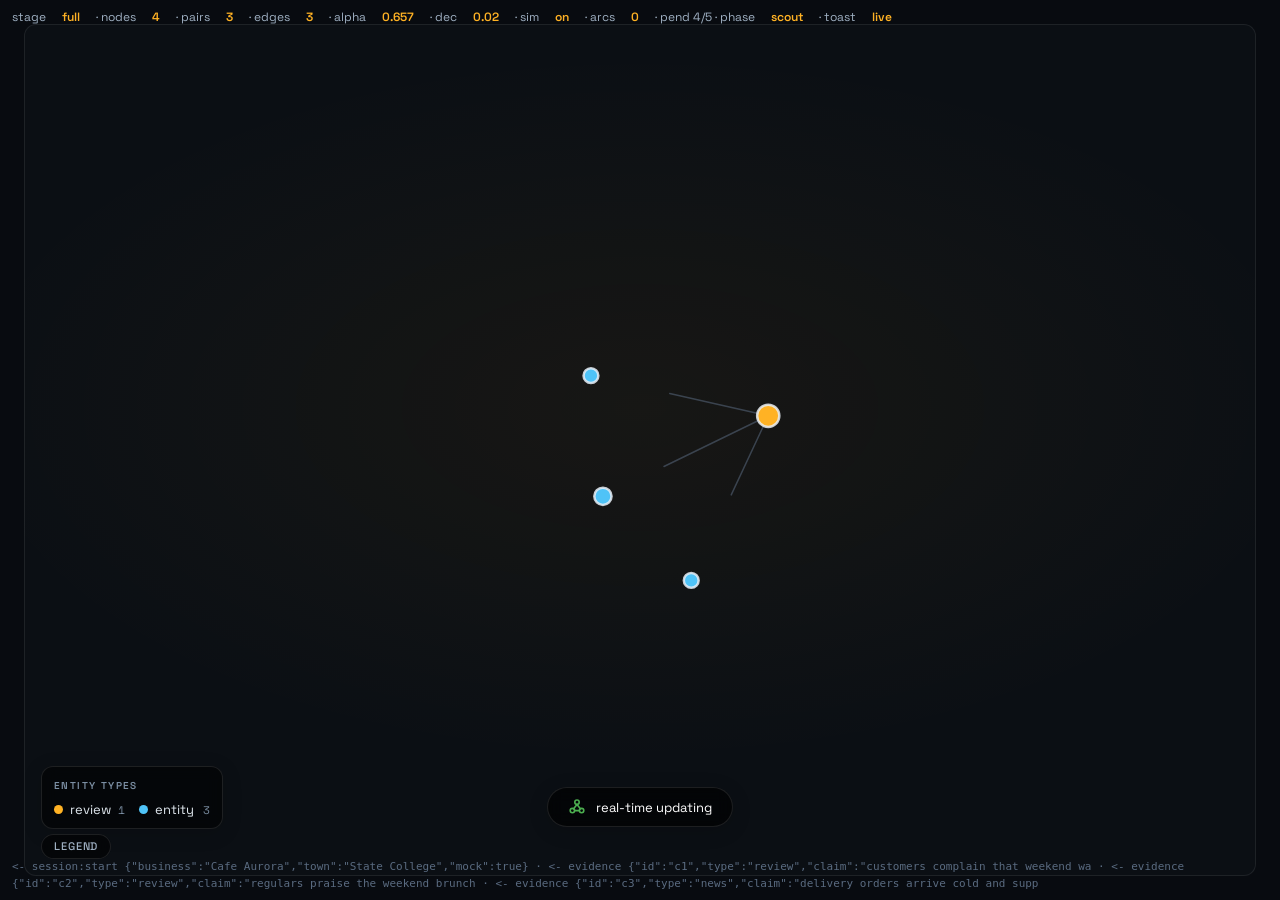
<file: static/graph-selftest.html>
<!doctype html>
<html lang="en">
<head>
<meta charset="utf-8" />
<meta name="viewport" content="width=device-width, initial-scale=1" />
<title>CallCrowd — graph selftest</title>
<link rel="stylesheet" href="assets/css/graph.css" />
<link href="https://fonts.googleapis.com/css2?family=Space+Grotesk:wght@300..700&display=swap" rel="stylesheet" />
<style>
  /* dark middle-pane stand-in so the module is seen in its target theme */
  html, body { margin: 0; height: 100%; background: #080b10; }
  #pane {
    position: fixed; inset: 24px;
    border: 1px solid rgba(255,255,255,.08);
    border-radius: 12px; overflow: hidden;
    background:
      radial-gradient(80% 60% at 50% 45%, rgba(255,178,36,.05), transparent 70%),
      #0b0f14;
  }
  #hud {
    position: fixed; top: 8px; left: 12px; right: 12px; z-index: 9;
    font: 12px/1.5 "Space Grotesk", monospace; color: #9fb0c2;
    display: flex; gap: 16px; flex-wrap: wrap; pointer-events: none;
  }
  #hud b { color: #FFB224; font-weight: 600; }
  #events {
    position: fixed; bottom: 8px; left: 12px; right: 12px; z-index: 9;
    font: 11px/1.5 monospace; color: #5a6b80; pointer-events: none;
    max-height: 60px; overflow: hidden;
  }
</style>
</head>
<body>
<div id="hud">loading…</div>
<div id="events"></div>
<div id="pane"></div>

<script src="assets/js/graph.js"></script>
<script>
(function () {
  "use strict";

  /* ---------- fake CS (same event vocabulary as bridge.js) ---------- */
  var handlers = {};
  var CS = {
    session: { evidence: [], personas: [], debate: { rounds: [] } },
    on: function (name, fn) {
      (handlers[name] = handlers[name] || []).push(fn);
      return function () { var a = handlers[name] || []; var i = a.indexOf(fn); if (i >= 0) a.splice(i, 1); };
    },
    emit: function (name, data) {
      (handlers[name] || []).forEach(function (fn) { fn({ detail: data }); });
      log("<- " + name + " " + JSON.stringify(data).slice(0, 70));
    },
    color: function (id) {
      var h = 0;
      var s = String(id);
      for (var i = 0; i < s.length; i++) h = (h * 31 + s.charCodeAt(i)) >>> 0;
      return ["#B45309", "#0F766E", "#7C3AED", "#1D4ED8", "#BE185D",
              "#65A30D", "#C2410C", "#0369A1", "#7E22CE", "#4D7C0F"][h % 10];
    },
  };

  /* ---------- scenario pacing ----------
     ?f=N speeds everything up N× (default 6 for quick checks);
     ?real = realistic timings; ?stage=build|personas|round1|debate|full
     stops the replay at that point. */
  var q = new URLSearchParams(location.search);
  var F = q.get("real") ? 1 : parseFloat(q.get("f") || "6");
  var STAGE = q.get("stage") || "full";
  var T = function (ms) { return Math.round(ms / F); };

  var CLAIMS = [
    "customers complain that weekend wait times stretch past forty minutes",
    "regulars praise the weekend brunch menu and the new pastry counter",
    "delivery orders arrive cold and support is slow to respond",
    "the new self checkout kiosks reduced queue length sharply",
    "neighbourhood office workers want earlier opening hours",
    "students complain the loyalty app loses their stamp balance",
    "competitor cafe nearby launched a happy hour discount",
    "staff report the kitchen bottleneck slows large orders",
    "reviews mention friendly baristas remembering regulars by name",
    "evening music events draw large crowds on fridays",
    "prices increased last quarter and weekday footfall dropped",
    "tourists love the rooftop seating but find the entrance hidden",
  ];
  var TYPES = ["review", "review", "news", "competitor", "review", "menu",
               "review", "news", "review", "news", "competitor", "review"];
  var SEGS = ["regulars", "students", "office-workers", "tourists", "families",
              "staff", "regulars", "students", "families", "regulars"];
  var NAMES = ["Maya", "Tom", "Priya", "Jordan", "Sam", "Ivy", "Noor", "Kit",
               "Rex", "Ada"];

  var pending = [];
  function at(ms, name, data) { pending.push({ t: T(ms), name: name, data: data }); }

  /* 0 — start */
  at(0, "session:start", { business: "Cafe Aurora", town: "State College", mock: true });

  /* scout — evidence over ~24 s (compressed by F) */
  for (var i = 0; i < 12; i++)
    at(1000 + i * 2000, "evidence", {
      id: "c" + (i + 1), type: TYPES[i], claim: CLAIMS[i],
      source: "google", confidence: 0.8,
    });

  /* personas at the scout tail */
  for (i = 0; i < 10; i++)
    at(26000 + i * 500, "persona", {
      id: "p" + (i + 1), segment: SEGS[i], name: NAMES[i], profile: "",
    });

  /* debate round 1 */
  at(31000, "debate:round", { n: 1 });
  var stances = ["support", "oppose", "support", "oppose", "neutral",
                 "support", "oppose", "oppose", "support", "oppose",
                 "support", "oppose", "neutral", "oppose", "support",
                 "oppose", "support", "oppose", "support", "oppose"];
  for (i = 0; i < 20; i++)
    at(32600 + i * 400, "debate:stance", {
      round: 1, persona_id: "p" + ((i % 10) + 1),
      persona_name: NAMES[i % 10], segment: SEGS[i % 10],
      stance: stances[i], reason: "…",
    });
  at(40800, "debate:camp", { round: 1, camp: "Keep it cosy",
    member_ids: ["p1", "p3", "p5", "p7", "p9"] });
  at(41200, "debate:camp", { round: 1, camp: "Go 24/7",
    member_ids: ["p2", "p4", "p6", "p8", "p10"] });

  /* debate round 2 */
  at(42000, "debate:round", { n: 2 });
  for (i = 0; i < 12; i++)
    at(42400 + i * 400, "debate:stance", {
      round: 2, persona_id: "p" + ((i % 10) + 1),
      persona_name: NAMES[i % 10], segment: SEGS[i % 10],
      stance: i % 2 ? "oppose" : "support", reason: "…",
    });
  at(47800, "debate:camp", { round: 2, camp: "Split hours",
    member_ids: ["p1", "p2", "p4", "p8"] });

  /* verdict + stream end */
  at(50000, "verdict", { verdict: "OPEN LATER", confidence: 0.82 });
  at(53000, "stream:done", {});

  /* stage gating: stop BEFORE playing the named event */
  var STAGE_STOPS = {
    none: ["evidence"],
    build: ["persona"],
    personas: ["debate:round"],
    round1: ["debate:stance"],
    debate: ["debate:round|2"],
    full: null,
  };
  var stopAt = STAGE_STOPS[STAGE] || null;
  function shouldStop(next) {
    if (!stopAt) return false;
    return stopAt.some(function (s) {
      if (s.indexOf("|") > 0)
        return next.name === s.split("|")[0] &&
               String(next.data.n || next.data.round || "") === s.split("|")[1];
      return s === next.name;
    });
  }

  /* ---------- run ---------- */
  window.CSGraph.mount(document.getElementById("pane"), CS);

  var t = 0;
  function step() {
    if (!pending.length) return;
    var next = pending[0];
    if (shouldStop(next)) { log("— replay held before " + next.name + " (" + STAGE + ") —"); return; }
    var wait = next.t - t;
    t = next.t;
    setTimeout(function () {
      CS.emit(next.name, next.data);
      pending.shift();
      step();
    }, Math.max(0, wait));
  }
  step();

  window.addEventListener("csgraph:node", function (e) {
    log("== csgraph:node " + JSON.stringify(e.detail));
  });

  /* ---------- HUD ---------- */
  var hud = document.getElementById("hud");
  var evBox = document.getElementById("events");
  var logLines = [];
  function log(s) {
    logLines.push(s);
    if (logLines.length > 4) logLines.shift();
    evBox.textContent = logLines.join("  ·  ");
  }
  setInterval(function () {
    var d = window.__csgDebug ? window.__csgDebug() : null;
    if (!d) { hud.textContent = "module not mounted"; return; }
    hud.innerHTML = "stage <b>" + STAGE + "</b> · nodes <b>" + d.nodes + "</b> · pairs <b>" + d.pairs +
      "</b> · edges <b>" + d.edges + "</b> · alpha <b>" + d.alpha.toFixed(3) +
      "</b> · dec <b>" + d.alphaDecay + "</b> · sim " + (d.simRunning ? "<b>on</b>" : "off") +
      " · arcs <b>" + d.arcs + "</b> · pend " + d.pendingNodes + "/" + d.pendingEdges +
      " · phase <b>" + d.phase + "</b> · toast <b>" + (d.toast || "none") + "</b>";
  }, 300);
})();
</script>
</body>
</html>
</file>
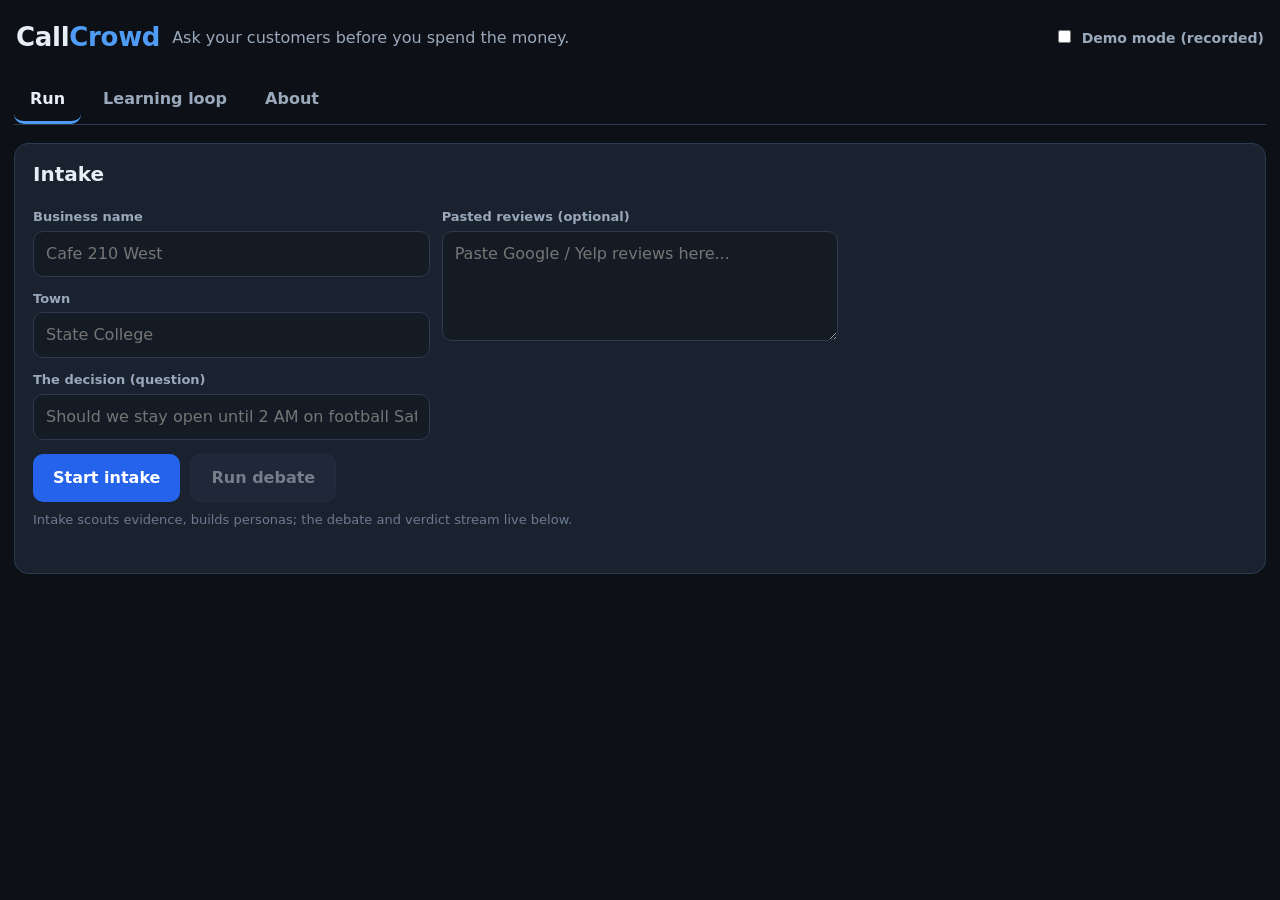
<file: static/legacy_fallback.html>
<!doctype html>
<html lang="en">
<head>
<meta charset="utf-8">
<meta name="viewport" content="width=device-width, initial-scale=1">
<title>CallCrowd</title>
<style>
:root{
  --bg:#0d1117; --bg2:#151b24; --card:#1a2230; --card2:#202a3a; --line:#2c3a4e;
  --txt:#e8eef6; --dim:#9aa8bb; --faint:#6b7a90;
  --acc:#4f9cf7; --acc2:#2563eb;
  --green:#3ecf8e; --red:#f1707b; --gray:#8a97a8; --amber:#f5b95f; --chip:#233043;
  --teal:#45d6c8;
}
@media (prefers-color-scheme: dark){ :root{ /* dark is the default; kept for clarity */ } }
*{box-sizing:border-box}
html,body{margin:0;padding:0;background:var(--bg);color:var(--txt);
  font:16px/1.5 "Segoe UI",system-ui,-apple-system,Roboto,sans-serif}
body{padding:0 14px 80px;min-height:100vh}
a{color:var(--acc);text-decoration:none}
a:hover{text-decoration:underline}
h1,h2,h3{margin:0 0 8px;line-height:1.25}
h1{font-size:26px} h2{font-size:20px} h3{font-size:16px}
.top{display:flex;flex-wrap:wrap;align-items:center;gap:12px;padding:18px 2px 6px}
.top .t{font-size:26px;font-weight:700;letter-spacing:-.3px}
.top .t span{color:var(--acc)}
.pitch{color:var(--dim);font-size:16px}
.sp{flex:1}
.badge-demo{font-size:13px;color:var(--amber);border:1px solid var(--amber);
  border-radius:20px;padding:3px 10px;display:none}
.badge-live{font-size:13px;color:var(--green);border:1px solid var(--green);
  border-radius:20px;padding:3px 10px;display:none}
.banner{display:none;margin:10px 0;padding:10px 14px;border-radius:10px;
  background:#3a2c12;border:1px solid var(--amber);color:var(--amber);font-weight:600}
.banner.off{display:block}
.tabs{display:flex;gap:6px;margin:14px 0 18px;border-bottom:1px solid var(--line)}
.tab{padding:10px 16px;background:none;border:none;border-bottom:3px solid transparent;
  color:var(--dim);font:inherit;font-weight:600;cursor:pointer}
.tab.on{color:var(--txt);border-bottom-color:var(--acc)}
.page{display:none}.page.on{display:block}
.card{background:var(--card);border:1px solid var(--line);border-radius:14px;
  padding:18px;margin:0 0 16px}
label{display:block;font-size:13px;font-weight:600;color:var(--dim);margin:12px 0 4px}
input,textarea{width:100%;background:var(--bg2);color:var(--txt);
  border:1px solid var(--line);border-radius:10px;padding:10px 12px;font:inherit}
textarea{min-height:110px;resize:vertical}
button{font:inherit;font-weight:600;cursor:pointer;border:none;border-radius:10px;
  padding:11px 20px;background:var(--acc2);color:#fff}
button:hover{filter:brightness(1.15)}
button:disabled{opacity:.45;cursor:not-allowed}
button.ghost{background:var(--chip);color:var(--txt);border:1px solid var(--line)}
button.big{width:100%;padding:14px;font-size:17px}
.muted{color:var(--dim);font-size:14px}
.hint{color:var(--faint);font-size:13px}
.err{color:var(--red);font-size:14px;margin-top:8px;min-height:18px}
.statusline{display:flex;align-items:center;gap:10px;font-weight:600;flex-wrap:wrap}
.dot{width:10px;height:10px;border-radius:50%;background:var(--amber);
  animation:pulse 1.2s infinite}
.dot.done{background:var(--green);animation:none}
@keyframes pulse{0%,100%{opacity:1}50%{opacity:.3}}
.grid{display:grid;grid-template-columns:repeat(auto-fill,minmax(300px,1fr));gap:12px}
@media (max-width:640px){.grid{grid-template-columns:1fr}}
.ev{background:var(--card2);border:1px solid var(--line);border-radius:12px;padding:12px 14px}
.ev .claim{margin-top:4px}
.chip{display:inline-block;font-size:12px;font-weight:700;letter-spacing:.4px;
  text-transform:uppercase;padding:2px 9px;border-radius:20px;background:var(--chip);
  color:var(--acc)}
.chip.review{color:#9ecbff}.chip.price{color:var(--amber)}
.chip.competitor{color:#c7a3ff}.chip.event{color:var(--teal)}
.evsrc{font-size:13px;color:var(--dim);margin-top:6px}
.evidref{display:inline-block;margin:0 4px 2px 0;font-size:12px;font-weight:700;
  background:var(--chip);border:1px solid var(--line);color:var(--acc);
  border-radius:6px;padding:1px 7px;cursor:pointer}
.evidref:hover{border-color:var(--acc)}
.evidref.mini{font-size:11px;padding:0 6px}
.seghead{display:flex;align-items:baseline;gap:10px;margin:16px 0 8px}
.seghead h3{margin:0}
.count{font-size:13px;color:var(--faint)}
.pchips{display:flex;flex-wrap:wrap;gap:8px}
.pchip{background:var(--card2);border:1px solid var(--line);border-radius:20px;
  padding:6px 14px;font-size:15px;cursor:pointer;color:var(--txt)}
.pchip:hover{border-color:var(--acc)}
.pchip .seg{color:var(--faint);font-size:12px;margin-left:5px}
.round{margin:16px 0 8px}
.roundh{font-size:14px;font-weight:700;color:var(--dim);text-transform:uppercase;
  letter-spacing:.6px;margin-bottom:8px}
.stance{background:var(--card2);border:1px solid var(--line);border-radius:12px;
  padding:10px 12px;margin-bottom:8px}
.stance .who{display:flex;flex-wrap:wrap;gap:8px;align-items:center}
.badge{font-size:12px;font-weight:800;border-radius:6px;padding:2px 8px;
  text-transform:uppercase;letter-spacing:.4px}
.badge.support{background:rgba(62,207,142,.18);color:var(--green)}
.badge.oppose{background:rgba(241,112,123,.18);color:var(--red)}
.badge.neutral{background:rgba(138,151,168,.18);color:var(--gray)}
.camp{border:1px solid var(--line);border-left:4px solid var(--acc);border-radius:10px;
  background:var(--card2);padding:10px 14px;margin:8px 0}
.camp .cn{font-weight:700}
.camp ul{margin:6px 0 0 18px;padding:0;color:var(--dim);font-size:14px}
.rec{font-size:22px;line-height:1.45;margin:10px 0}
.confbar{height:14px;background:var(--bg2);border-radius:7px;overflow:hidden;margin:8px 0 2px}
.confbar > div{height:100%;background:linear-gradient(90deg,var(--acc2),var(--acc))}
.tally{display:flex;height:26px;border-radius:8px;overflow:hidden;margin:14px 0 6px;
  background:var(--bg2)}
.tally div{height:100%}
.tally .s{background:var(--green)}.tally .o{background:var(--red)}
.tally .n{background:var(--gray)}
.tlegend{display:flex;gap:16px;flex-wrap:wrap;font-size:14px;color:var(--dim)}
.sw{display:inline-block;width:10px;height:10px;border-radius:3px;margin-right:5px}
.lockrow{display:flex;gap:14px;align-items:center;flex-wrap:wrap;margin-top:14px}
.padlock{color:var(--amber);font-weight:600}
.lockcard{background:#2a2318;border:1px dashed var(--amber);border-radius:12px;
  padding:14px 16px;margin:12px 0;color:var(--amber)}
.obj{margin:6px 0;padding-left:18px}
.impact{display:flex;flex-wrap:wrap;gap:10px;align-items:baseline;padding:8px 0;
  border-bottom:1px solid var(--line)}
.impact:last-child{border-bottom:none}
.impact .iseg{font-weight:700;min-width:110px}
.impact .iimp{flex:1}
.panel{display:none;position:fixed;top:0;right:0;bottom:0;width:400px;max-width:100vw;
  background:var(--bg2);border-left:1px solid var(--line);z-index:50;
  padding:18px;overflow-y:auto;box-shadow:-8px 0 30px rgba(0,0,0,.45)}
.panel.on{display:block}
.panel .close{float:right;background:none;color:var(--dim);font-size:20px;padding:2px 8px}
.msg{background:var(--card);border:1px solid var(--line);border-radius:12px;
  padding:10px 12px;margin-bottom:8px;font-size:15px}
.msg.you{background:#1d2b45}
.minicards{margin:6px 0 10px}
.spin{display:inline-block;width:18px;height:18px;border:3px solid var(--line);
  border-top-color:var(--acc);border-radius:50%;animation:sp 1s linear infinite;
  vertical-align:-4px;margin-right:8px}
@keyframes sp{to{transform:rotate(360deg)}}
svg text{fill:var(--dim);font-size:11px}
svg .bar-l{fill:var(--faint)}
svg .axis{stroke:var(--line)}
</style>
<link rel="icon" href="assets/favicon.svg">
</head>
<body>
<header class="top">
  <div class="t">Call<span>Crowd</span></div>
  <div class="pitch">Ask your customers before you spend the money.</div>
  <div class="sp"></div>
  <span class="badge-live" id="badgeLive">live</span>
  <span class="badge-demo" id="badgeDemo">recorded session</span>
  <label style="margin:0;font-size:14px">
    <input type="checkbox" id="demoToggle" style="width:auto;margin-right:6px">
    Demo mode (recorded)</label>
</header>
<div class="banner" id="banner"></div>

<nav class="tabs">
  <button class="tab on" id="tabRun">Run</button>
  <button class="tab" id="tabLoop">Learning loop</button>
  <button class="tab" id="tabAbout">About</button>
</nav>

<!-- ═══════════ RUN ═══════════ -->
<section class="page on" id="pageRun">
  <div class="card" id="cardIntake">
    <h2>Intake</h2>
    <div class="grid">
      <div>
        <label for="bname">Business name</label>
        <input id="bname" placeholder="Cafe 210 West" value="">
        <label for="btown">Town</label>
        <input id="btown" placeholder="State College" value="">
        <label for="bq">The decision (question)</label>
        <input id="bq" placeholder="Should we stay open until 2 AM on football Saturdays?">
      </div>
      <div style="display:flex;flex-direction:column">
        <label for="brev">Pasted reviews (optional)</label>
        <textarea id="brev" placeholder="Paste Google / Yelp reviews here..."></textarea>
      </div>
    </div>
    <div style="margin-top:14px;display:flex;gap:10px;flex-wrap:wrap">
      <button id="btnCreate">Start intake</button>
      <button id="btnDebate" class="ghost" disabled>Run debate</button>
    </div>
    <div class="hint" style="margin-top:8px">
      Intake scouts evidence, builds personas; the debate and verdict stream live below.</div>
    <div class="err" id="intakeErr"></div>
  </div>

  <div class="card" id="cardSession" style="display:none">
    <h2 id="sessTitle">Session</h2>
    <div class="statusline"><span class="dot" id="dot"></span><span id="statusTxt">connecting…</span></div>

    <div id="evWrap" style="display:none;margin-top:16px">
      <h3>Evidence</h3>
      <div class="grid" id="evGrid"></div>
    </div>

    <div id="perWrap" style="display:none;margin-top:16px">
      <h3>Personas</h3>
      <div class="muted hint">click a persona to chat with it (after unlock)</div>
      <div id="perBoxes"></div>
    </div>

    <div id="debWrap" style="display:none;margin-top:16px">
      <h3>Debate</h3>
      <div id="debFeed"></div>
    </div>

    <div id="verdictWrap" style="display:none;margin-top:16px">
      <h3>Verdict</h3>
      <div id="verdictBox"></div>
    </div>
  </div>
</section>

<!-- ═══════════ LOOP ═══════════ -->
<section class="page" id="pageLoop">
  <div class="card">
    <h2>Learning loop (Track 1A)</h2>
    <p class="muted">Re-rolls the market truth, runs the belief-learning loop and evaluates
      regret vs. baseline. Runs a real training pass — expect about 2–4 minutes.</p>
    <button id="btnLoop" class="big">Run learning loop</button>
    <div class="err" id="loopErr"></div>
    <div id="loopRun" style="display:none;margin-top:12px">
      <div class="statusline"><span class="spin"></span><span>running…</span>
        <span id="loopTimer" style="font-variant-numeric:tabular-nums">0:00</span></div>
    </div>
  </div>
  <div class="card" id="chartCard" style="display:none">
    <h3>Regret per round (train)</h3>
    <div id="trainChart"></div>
    <h3 style="margin-top:18px">Baseline vs final vs test</h3>
    <div id="barChart"></div>
    <h3 style="margin-top:18px">Beliefs per segment</h3>
    <div id="beliefs"></div>
    <div style="margin-top:18px;display:flex;gap:10px;align-items:center;flex-wrap:wrap">
      <label style="margin:0;font-size:14px">Reroll market (seed)</label>
      <input id="rerollSeed" type="number" value="42" style="width:110px">
      <button id="btnReroll" class="ghost">Reroll</button>
    </div>
  </div>
</section>

<section class="page" id="pageAbout">
  <div class="card">
    <h2>CallCrowd</h2>
    <p class="muted">A swarm of simulated customers — built from real evidence about your
      business — debates your decision, and a judge weighs the crowd's verdict.
    </p>
    <p class="muted">This page runs the same product the partner app runs: intake → evidence →
      persona swarm → two-round debate → verdict, with the learning loop and in-character
      agent chat after checkout ($19 unlock).</p>
    <p class="hint">Live backend: <span id="apiShow">http://127.0.0.1:8000</span></p>
  </div>
</section>

<!-- chat side panel -->
<div class="panel" id="chatPanel">
  <button class="close" id="chatClose">✕</button>
  <h3 id="chatName">Agent</h3>
  <div class="muted" id="chatSeg"></div>
  <div id="chatMsgs" style="margin-top:12px"></div>
  <div style="position:sticky;bottom:0;background:var(--bg2);padding:10px 0 4px">
    <div style="display:flex;gap:8px">
      <input id="chatInput" placeholder="Ask in conversation…" style="flex:1">
      <button id="chatSend">Send</button>
    </div>
  </div>
</div>

<script>
"use strict";
var API = "http://127.0.0.1:8000";
/* ---- embedded recorded fixture (offline fallback for demo mode) ---- */
var FIXTURE = {snapshot:{
 session_id:"s_fixture", business:{name:"Cafe 210",town:"State College",business_class:"local_consumer"},
 evidence:[
  {id:"e1",claim:"Weekend footfall peaks after 10 PM and regulars complain about the 11 PM close.",source_url:"https://www.google.com/maps",source_label:"Google review",type:"review",quote:"\"Wish they stayed open later on football Saturdays — the whole line was turned away at 11.\""},
  {id:"e2",claim:"Late-night food options on College Ave thin out after midnight on game days.",source_url:"https://www.collegiatetimes.com/off-campus-late-night",source_label:"Local restaurant guide",type:"competitor",quote:"Only three kitchens on the block keep the lights on past midnight during home games."},
  {id:"e3",claim:"Extended-close nights run roughly $180 of extra staff and utilities per night.",source_url:"manual",source_label:"Owner-pasted review",type:"price",quote:"Last extra-late Saturday cost about $180 in staff + utilities against $610 in late sales."}],
 personas:[
  {id:"p1",segment:"students",name:"Maya the junior",profile:"Junior who walks down from campus after every home game; her group always eats around midnight and gets shut out by the current close.",source_review_ids:["e1"]},
  {id:"p2",segment:"students",name:"Devon the freshman",profile:"Freshman with a meal plan he calls a suggestion; hungry at 1 AM on game days and follows the crowd to whoever is open.",source_review_ids:["e1","e2"]},
  {id:"p3",segment:"regulars",name:"Frank the morning regular",profile:"Retiree who arrives at 6:30 AM sharp; afraid a 2 AM close means tired staff and slower mornings on Sundays.",source_review_ids:["e3"]},
  {id:"p4",segment:"regulars",name:"Rosa the afternoon regular",profile:"Works across the street, comes in most afternoons; neutral on closing hours but wary of price creep to cover late-night costs.",source_review_ids:["e3"]},
  {id:"p5",segment:"visitors",name:"Pete the visiting dad",profile:"In town twice a season for tailgates; with two teenagers he would spend on a late dessert stop if somewhere clean is open.",source_review_ids:["e1","e2"]},
  {id:"p6",segment:"staff",name:"Cleo the barista",profile:"Senior barista; open to closing late but only if there is a real cut of the late-night tips and a rideshare stipend.",source_review_ids:["e3"]}],
 segments:[{name:"students",count:31},{name:"regulars",count:34},{name:"visitors",count:16}],
 question:"Should we stay open until 2 AM on football Saturdays?",
 verdict:{recommendation:"Stay open until 2 AM on the six home football Saturdays only, run by a small volunteer-style late crew with the game_day_special promo. The opposition is real — morning regulars may feel the cost — but the late-night demand gap (e1, e2) plus the strong late-sales vs. cost math (e3) makes the trade worth it, and returning to 11 PM closes in off-weeks protects the regulars.",
  confidence:0.58,tally:{support:1,oppose:4,neutral:1},
  objections:["Morning regulars (Frank) fear a tired staff and slower Sunday mornings if the late crew overruns.","One strong late Saturday does not prove the next five will repeat at the same margin.","The students driving the late demand are the lowest-paycheck-per-visit crowd; the mix may skew late without covering fixed costs."],
  segment_impact:[{segment:"students",impact:"+30% visits on home-game Saturdays after 1 AM",evidence_ids:["e1","e2"]},{segment:"regulars",impact:"-10% morning visits from regulars annoyed by crowded Sundays",evidence_ids:["e3"]},{segment:"visitors",impact:"+15% dessert-and-drinks spend if a clean late option stays open",evidence_ids:["e2"]}]},
 paid:false,status:"verdict_ready"
},stream_events:[
 {event:"persona_start",data:{persona_id:"p1",segment:"students",name:"Maya the junior"}},
 {event:"persona_start",data:{persona_id:"p2",segment:"students",name:"Devon the freshman"}},
 {event:"persona_start",data:{persona_id:"p3",segment:"regulars",name:"Frank the morning regular"}},
 {event:"persona_start",data:{persona_id:"p4",segment:"regulars",name:"Rosa the afternoon regular"}},
 {event:"persona_start",data:{persona_id:"p5",segment:"visitors",name:"Pete the visiting dad"}},
 {event:"persona_start",data:{persona_id:"p6",segment:"staff",name:"Cleo the barista"}},
 {event:"stance",data:{round:1,persona_id:"p1",segment:"students",stance:"support",stance_label:"Yes",reason:"My whole group walks out of Beaver Stadium starving at 12:30 and Cafe 210 is already dark. Two more hours is a crowd every time.",evidence_ids:["e1","e2"]}},
 {event:"stance",data:{round:1,persona_id:"p2",segment:"students",stance:"support",stance_label:"Yes",reason:"Anything open past midnight on game days owns the walk home. I'd bring six friends with zero loyalty to anyone else.",evidence_ids:["e2"]}},
 {event:"stance",data:{round:1,persona_id:"p3",segment:"regulars",stance:"oppose",stance_label:"No",reason:"I'm there at 6:30 sharp; a 2 AM close means slow, grumpy staff on Sunday mornings.",evidence_ids:["e3"]}},
 {event:"stance",data:{round:1,persona_id:"p4",segment:"regulars",stance:"neutral",stance_label:"Undecided",reason:"Fine with late hours as long as my afternoon latte doesn't get pricier to pay for it.",evidence_ids:["e3"]}},
 {event:"stance",data:{round:1,persona_id:"p5",segment:"visitors",stance:"support",stance_label:"Yes",reason:"With two teenagers we're hunting dessert at 12:45 and everywhere clean is shut.",evidence_ids:["e2"]}},
 {event:"stance",data:{round:1,persona_id:"p6",segment:"staff",stance:"neutral",stance_label:"Undecided",reason:"I'd stay late only for a real cut of tips plus a rideshare stipend home.",evidence_ids:["e3"]}},
 {event:"camp",data:{round:1,camp:"Open-late skeptics",member_ids:["p3","p4","p6"],top_arguments:["Extra payroll and utilities eat thin margins on a single night's data","Worn-down staff show up slower on Sunday mornings, hurting the most loyal regulars"]}},
 {event:"camp",data:{round:1,camp:"Late-night believers",member_ids:["p1","p2","p5"],top_arguments:["Three late kitchens on the block is zero competition for thousands of post-game walkers","Game-day demand is predictable: six Saturdays, packed at 12:30, ready to spend"]}},
 {event:"stance",data:{round:2,persona_id:"p1",segment:"students",stance:"support",stance_label:"Yes, six Saturdays",reason:"Skeptics are right that one night isn't proof — that's why it should be the six home games plus a buffer. I'd spend every one.",evidence_ids:["e1","e2"]}},
 {event:"stance",data:{round:2,persona_id:"p2",segment:"students",stance:"oppose",stance_label:"Not at 2 AM",reason:"Hearing the cost math changed me — try midnight first and see if the line is real. I'll still show up at 12:30.",evidence_ids:["e3"]}},
 {event:"stance",data:{round:2,persona_id:"p3",segment:"regulars",stance:"oppose",stance_label:"No",reason:"The skeptic case holds — margins are thin and Sunday is my whole routine. Don't risk my mornings.",evidence_ids:["e3"]}},
 {event:"stance",data:{round:2,persona_id:"p4",segment:"regulars",stance:"oppose",stance_label:"No",reason:"Someone has to say it: a student deal plus late hours reads like a price hike for the rest of us.",evidence_ids:["e3"]}},
 {event:"stance",data:{round:2,persona_id:"p5",segment:"visitors",stance:"support",stance_label:"Yes",reason:"Limit it to home games and we visiting families still get our late stop. Skeptic math works if you schedule the risk.",evidence_ids:["e2"]}},
 {event:"stance",data:{round:2,persona_id:"p6",segment:"staff",stance:"oppose",stance_label:"No",reason:"Without a committed tips-plus-stipend structure I'd vote no — staff burnout is the hidden cost no one is pricing.",evidence_ids:["e3"]}},
 {event:"camp",data:{round:2,camp:"Open-late skeptics",member_ids:["p2","p3","p4","p6"],top_arguments:["Prove it at midnight first: run the 12:30 test night, not the full 2 AM commitment","No tips/stipend structure means the late shift quietly becomes everyone's problem"]}},
 {event:"camp",data:{round:2,camp:"Late-night believers",member_ids:["p1","p5"],top_arguments:["Schedule the risk: six home Saturdays only, evaluated after each one","Zero real competition after midnight on game days"]}}
]};

/* ===================== state ===================== */
var S = {sid:null, paid:false, mock:false, offline:false, es:null, qsent:false,
  evidence:{}, evidOrder:[], personas:{}, segments:{}, segOrder:[], stances:[], camps:[],
  verdict:null, chatPid:null};

/* ===================== helpers ===================== */
function $(id){return document.getElementById(id);}
function esc(s){var d=document.createElement("div");d.textContent=(s==null?"":String(s));return d.innerHTML;}
function apiFetch(path,opts){
  return fetch(API+path, Object.assign({headers:{"Content-Type":"application/json"}}, opts||{}))
    .then(function(r){
      if(!r.ok){return r.json().catch(function(){return {detail:r.statusText};})
        .then(function(j){var e=new Error(j.detail||("HTTP "+r.status));e.status=r.status;throw e;});}
      return r.json();
    });
}
function post(path,body){return apiFetch(path,{method:"POST",body:JSON.stringify(body||{})});}
function banner(msg,show){var b=$("banner");b.textContent=msg||"";b.className="banner"+(show?" off":"");}
function evidenceRefChips(ids){
  ids=(ids||[]).filter(function(x){return S.evidence[x];});
  if(!ids.length) return "";
  return ids.map(function(id){return '<span class="evidref" data-ev="'+id+'" title="'+
    esc(S.evidence[id].claim||"")+'">'+esc(id)+"</span>";}).join("");
}
function jumpEvidence(id){
  var el=document.querySelector('[data-card="'+id+'"]');
  if(!el) return;
  document.getElementById("tabRun").click();
  el.scrollIntoView({behavior:"smooth",block:"center"});
  el.style.borderColor="var(--acc)";
  setTimeout(function(){el.style.borderColor="";},1600);
}
document.addEventListener("click",function(e){
  var t=e.target.closest(".evidref");
  if(t) jumpEvidence(t.getAttribute("data-ev"));
});

/* ===================== tabs ===================== */
function setTab(name){
  ["Run","Loop","About"].forEach(function(n){
    $("tab"+n).className="tab"+(n===name?" on":"");
    $("page"+n).className="page"+(n===name?" on":"");
  });
}
$("tabRun").onclick=function(){setTab("Run");};
$("tabLoop").onclick=function(){setTab("Loop"); if(S.sid&&!S.mock) apiFetch("/api/sessions/"+S.sid+"/loop-chart").then(function(d){renderLoop(d);}).catch(function(){});};
$("tabAbout").onclick=function(){setTab("About");};

/* ===================== demo-mode toggle ===================== */
$("demoToggle").onclick=function(){
  var on=this.checked;
  stopStream();
  S.mock=on; S.sid=null; S.offline=false; S.qsent=false;
  resetSessionUI();
  $("badgeDemo").style.display=on?"inline-block":"none";
  if(on){ startMock(); }
};

/* ===================== session rendering ===================== */
function resetSessionUI(){
  S.evidence={}; S.evidOrder=[]; S.personas={}; S.segments={}; S.segOrder=[];
  S.stances=[]; S.camps=[]; S.verdict=null; S.paid=false;
  $("cardSession").style.display="none";
  $("chatPanel").classList.remove("on");
  $("loopErr").textContent=""; $("chartCard").style.display="none";
}
function setStatus(txt,done){
  $("statusTxt").textContent=txt;
  $("dot").className="dot"+(done?" done":"");
}
function addEvidence(card){
  card=card&&card.card?card.card:card;
  if(!card||!card.id||S.evidence[card.id]) return;
  S.evidence[card.id]=card; S.evidOrder.push(card.id);
  var g=$("evGrid");
  var d=document.createElement("div");
  d.className="ev"; d.setAttribute("data-card",card.id);
  d.innerHTML='<span class="chip '+esc(card.type||"review")+'">'+esc(card.type||"review")+"</span>"+
    '<div class="claim">'+esc(card.claim)+"</div>"+
    (card.quote?'<div class="muted" style="margin-top:6px;font-style:italic">'+esc(card.quote)+"</div>":"")+
    (card.source_label?'<div class="evsrc">source: '+(card.source_url&&card.source_url!=="manual"?
      '<a href="'+esc(card.source_url)+'" target="_blank" rel="noopener">'+esc(card.source_label)+"</a>"
      :esc(card.source_label))+"</div>":"");
  g.appendChild(d); g.classList.add("on");
  $("evWrap").style.display="block";
}
function addPersona(p){
  p=p&&p.persona_id?{id:p.persona_id,segment:p.segment,name:p.name}:p;
  if(!p||!p.id||S.personas[p.id]) return;
  S.personas[p.id]=p;
  if(!S.segments[p.segment]){S.segments[p.segment]=[];S.segOrder.push(p.segment);}
  S.segments[p.segment].push(p.id);
  renderPersonas();
  $("perWrap").style.display="block";
}
function renderPersonas(){
  var w=$("perBoxes"); w.innerHTML="";
  S.segOrder.forEach(function(seg){
    var snap=(S.snapshotSegs||{})[seg];
    var head=document.createElement("div"); head.className="seghead";
    head.innerHTML="<h3>"+esc(seg)+"</h3><span class='count'>"+
      (snap?("count "+snap+" in segment · "):"")+S.segments[seg].length+" shown</span>";
    var chips=document.createElement("div"); chips.className="pchips";
    S.segments[seg].forEach(function(id){var p=S.personas[id];
      var c=document.createElement("button"); c.className="pchip";
      c.innerHTML=esc(p.name)+'<span class="seg">'+esc(seg)+"</span>";
      c.onclick=function(){openChat(id);};
      chips.appendChild(c);
    });
    w.appendChild(head); w.appendChild(chips);
  });
}
var ROUND_LABEL={1:"Round 1 — positions",2:"Round 2 — cross-round"};
function roundKey(r){return "r"+r;}
function addStance(st){
  st.round=st.round||1;
  S.stances.push(st);
  renderDebate();
  $("debWrap").style.display="block";
}
function addCamp(camp){
  camp.round=camp.round||1;
  S.camps.push(camp);
  renderDebate();
  $("debWrap").style.display="block";
}
function renderDebate(){
  var feed=$("debFeed"); feed.innerHTML="";
  var rounds={};
  S.stances.forEach(function(st){(rounds[st.round]=rounds[st.round]||[]).push(st);});
  var campR={};
  S.camps.forEach(function(c){(campR[c.round]=campR[c.round]||[]).push(c);});
  var rnums=Object.keys(rounds).concat(Object.keys(campR));
  rnums.map(Number).sort(function(a,b){return a-b;});
  var seen={};
  rnums.forEach(function(rn){if(seen[rn])return;seen[rn]=1;
    var wrap=document.createElement("div"); wrap.className="round";
    wrap.innerHTML='<div class="roundh">Round '+rn+'</div>';
    (rounds[rn]||[]).forEach(function(st){
      var p=S.personas[st.persona_id]||{name:st.persona_id||"?",segment:st.segment||""};
      var d=document.createElement("div"); d.className="stance";
      d.innerHTML='<div class="who"><strong>'+esc(p.name)+'</strong>'+
        '<span class="chip">'+esc(st.segment||"")+'</span>'+
        '<span class="badge '+esc(st.stance)+"'>"+esc(st.stance_label||st.stance)+"</span></div>"+
        '<div style="margin-top:6px">'+esc(st.reason||"")+"</div>"+
        (st.evidence_ids&&st.evidence_ids.length?'<div style="margin-top:6px">'+evidenceRefChips(st.evidence_ids)+"</div>":"");
      wrap.appendChild(d);
    });
    (campR[rn]||[]).forEach(function(c){
      var d=document.createElement("div"); d.className="camp";
      var names=(c.member_ids||[]).map(function(id){
        return S.personas[id]?S.personas[id].name:id;}).join(", ");
      d.innerHTML='<div class="cn">'+esc(c.camp)+"</div>"+
        '<div class="hint">with: '+esc(names)+"</div>"+
        (c.top_arguments&&c.top_arguments.length?"<ul>"+c.top_arguments.map(function(a){
          return "<li>"+esc(a)+"</li>";}).join("")+"</ul>":"");
      wrap.appendChild(d);
    });
    feed.appendChild(wrap);
  });
}
function renderVerdict(){
  var v=S.verdict; if(!v) return;
  $("verdictWrap").style.display="block";
  var vb=$("verdictBox");
  var tally=v.tally||{}; var sup=tally.support||0,opp=tally.oppose||0,neu=tally.neutral||0;
  var tot=Math.max(1,sup+opp+neu);
  var h='<div class="rec">'+esc(v.recommendation||"")+"</div>"+
    '<div class="muted">Confidence '+Math.round((v.confidence||0)*100)+"%</div>"+
    '<div class="confbar"><div style="width:'+Math.round((v.confidence||0)*100)+'%"></div></div>'+
    '<div class="tally">'+
      '<div class="s" style="width:'+Math.round(sup*100/tot)+'%"></div>'+
      '<div class="o" style="width:'+Math.round(opp*100/tot)+'%"></div>'+
      '<div class="n" style="width:'+Math.round(neu*100/tot)+'%"></div></div>'+
    '<div class="tlegend">'+
      '<span><span class="sw s" style="background:var(--green)"></span>support '+sup+"</span>"+
      '<span><span class="sw" style="background:var(--red)"></span>oppose '+opp+"</span>"+
      '<span><span class="sw" style="background:var(--gray)"></span>neutral '+neu+"</span></div>";
  if(!S.paid){
    h+='<div class="lockcard"><span class="padlock">🔒 Locked</span> — full segment impact, objections and agent chat unlock with checkout.</div>'+
      '<div class="lockrow"><button id="btnPay" class="big">Unlock full segment impact + agent chat — $19</button></div>'+
      '<div class="hint" style="margin-top:6px">Opens the Stripe checkout in a new tab; this demo then marks the session paid directly.</div>';
  }else{
    h+='<h3 style="margin-top:16px">Objections</h3><ul>'+
      (v.objections||[]).map(function(o){return '<li class="obj">'+esc(o)+"</li>";}).join("")+"</ul>"+
      '<h3 style="margin-top:16px">Segment impact</h3>'+
      (v.segment_impact||[]).map(function(si){
        return '<div class="impact"><div class="iseg">'+esc(si.segment)+"</div>"+
          '<div class="iimp">'+esc(si.impact)+"</div>"+
          '<div>'+evidenceRefChips(si.evidence_ids)+"</div></div>";}).join("")+
      '<div class="hint" style="margin-top:10px">Click any persona above to chat in-character.</div>';
  }
  vb.innerHTML=h; renderVerdict.tot=tot;
  var bp=$("btnPay");
  if(bp&&!S.mock){ bp.onclick=doPay; }
  else if(bp&&S.mock){ bp.disabled=true; bp.title="read-only recorded session"; }
}
function refreshVerdict(){ if(S.verdict) renderVerdict(); }

/* ===================== intake / live flow ===================== */
function stopStream(){ if(S.es){S.es.close();S.es=null;} }
$("btnCreate").onclick=function(){
  $("intakeErr").textContent="";
  var name=$("bname").value.trim(), town=$("btown").value.trim();
  var rev=$("brev").value.trim(), q=$("bq").value.trim();
  if(!name||!town){$("intakeErr").textContent="business name and town are required.";return;}
  stopStream(); S.qsent=false; S.mock=false; S.offline=false;
  $("bname").disabled=true; $("btown").disabled=true;
  post("/api/sessions",{business_name:name,town:town,reviews_text:rev||null})
    .then(function(r){
      S.sid=r.session_id;
      $("sessTitle").textContent="Session "+S.sid+" — "+name+", "+town;
      $("cardSession").style.display="block";
      $("btnDebate").disabled=true;
      setStatus("ingesting…");
      openStream(q);
    })
    .catch(function(e){
      $("bname").disabled=false; $("btown").disabled=false;
      offlineFallback(e,"could not reach "+API);
    });
};
function openStream(q){
  if(S.es) S.es.close();
  var es=new EventSource(API+"/api/sessions/"+S.sid+"/stream");
  S.es=es;
  es.onerror=function(){
    if(S.offline) return;
    setStatus("stream lost — retrying");
  };
  es.addEventListener("status",function(e){onStatus(parse(e));});
  es.addEventListener("evidence",function(e){onEvidence(parse(e));});
  es.addEventListener("persona_start",function(e){onPersona(parse(e));});
  es.addEventListener("stance",function(e){addStance(parse(e));});
  es.addEventListener("camp",function(e){addCamp(parse(e));});
  es.addEventListener("verdict",function(e){onVerdict(parse(e));});
  function parse(e){try{return JSON.parse(e.data);}catch(_){return {};}}
  S._q=q;
}
function onStatus(s){
  var t=s.status||"";
  var lines=[];
  if(s.round!==undefined) lines.push("round "+s.round);
  if(s.business_class) lines.push("class: "+s.business_class);
  if(s.evidence_count!==undefined) lines.push(s.evidence_count+" evidence cards");
  if(s.detail) lines.push(s.detail);
  if(s.stage) lines.push(s.stage);
  setStatus(t+(lines.length?" — "+lines.join(" · "):""), t==="ready"||t==="verdict_ready");
  if(t==="ready"&&!S.qsent&&S._q){S.qsent=true;post("/api/sessions/"+S.sid+"/question",{text:S._q}).catch(function(e){setStatus("question failed: "+e.message);});}
  if(t==="ready") $("btnDebate").disabled=false;
}
function onEvidence(d){ if(d.card) addEvidence(d.card); else addEvidence(d); }
function onPersona(p){ addPersona(p); setStatus("personas streaming"); }
function onVerdict(v){
  S.verdict=v; $("verdictWrap").style.display="block";
  if(v.objections||v.segment_impact){ /* full data held locally; gate on paid */ }
  refreshVerdict();
  setStatus(S.paid?"verdict ready":"verdict ready — locked behind checkout",true);
}
$("btnDebate").onclick=function(){
  if(!S.sid) return;
  var q=$("bq").value.trim();
  if(!q){$("intakeErr").textContent="enter a decision question first.";return;}
  S.qsent=true;S._q=q;
  this.disabled=true;
  setStatus("dispatching debate");
  post("/api/sessions/"+S.sid+"/question",{text:q})
    .then(function(){$("btnDebate").disabled=false;})
    .catch(function(e){$("btnDebate").disabled=false;setStatus("question rejected: "+e.message);
      if(e.status===409)setStatus("session not ready — wait for evidence",false);});
};

/* ===================== pay ===================== */
function doPay(){
  if(!S.sid) return;
  apiFetch("/api/sessions/"+S.sid+"/pay").then(function(r){
    if(r.payment_url) window.open(r.payment_url,"_blank","noopener");
    return post("/api/sessions/"+S.sid+"/pay/mark-paid");
  }).then(function(){
    S.paid=true; refreshVerdict();
  }).catch(function(e){
    if(String(e.message).indexOf("Failed")<0&&e.status!==0) return;
    // fallback: mark paid directly anyway
    post("/api/sessions/"+S.sid+"/pay/mark-paid").then(function(){S.paid=true;refreshVerdict();}).catch(function(){});
  });
}

/* ===================== agent chat ===================== */
function openChat(pid){
  var p=S.personas[pid]; if(!p) return;
  S.chatPid=pid;
  $("chatName").textContent=p.name||pid;
  $("chatSeg").textContent=(p.segment||"")+(p.profile?" · "+p.profile:"");
  $("chatMsgs").innerHTML="";
  $("chatInput").value="";
  if(!S.paid){
    $("chatMsgs").innerHTML='<div class="lockcard">🔒 Agent chat unlocks with checkout ($19).'+(S.mock?"<br>This is a read-only recorded session — unlock is disabled in demo mode.":"")+"</div>";
  }
  $("chatPanel").classList.add("on");
}
$("chatClose").onclick=function(){$("chatPanel").classList.remove("on");};
$("chatSend").onclick=sendChat;
$("chatInput").onkeydown=function(e){if(e.key==="Enter")sendChat();};
function sendChat(){
  if(!S.chatPid) return;
  var msg=$("chatInput").value.trim();
  if(!msg) return;
  if(!S.paid||S.mock){
    $("chatMsgs").insertAdjacentHTML("beforeend",
      '<div class="msg you">'+esc(msg)+'</div><div class="muted">locked — unlock ($19) to chat in-character.</div>');
    $("chatInput").value=""; return;
  }
  addChatBubble("you",msg,true);
  $("chatInput").value="";
  $("chatSend").disabled=true;
  post("/api/sessions/"+S.sid+"/agents/"+S.chatPid+"/chat",{message:msg})
    .then(function(r){
      addChatBubble("them",r.reply,false,r.evidence_ids);
      $("chatSend").disabled=false;
    })
    .catch(function(e){
      addChatBubble("them","⚠ "+e.message,false);
      $("chatSend").disabled=false;
    });
}
function addChatBubble(which,text,mine,eids){
  var w=$("chatMsgs");
  var d=document.createElement("div");
  d.className="msg"+(mine?" you":"");
  d.innerHTML=esc(text);
  w.appendChild(d);
  if(eids&&eids.length){
    var mc=document.createElement("div"); mc.className="minicards";
    mc.innerHTML=eids.filter(function(id){return S.evidence[id];}).map(function(id){
      return '<span class="evidref mini" data-ev="'+id+'" title="'+
        esc(S.evidence[id].claim||"")+'">'+esc(id)+"</span>";}).join("");
    w.appendChild(mc);
  }
  var c=document.getElementById("chatPanel"); c.scrollTop=c.scrollHeight;
}

/* ===================== mock / replay ===================== */
function startMock(){
  // try the recorded endpoint first; fall back to embedded fixture (offline)
  apiFetch("/api/mock-session/s_demo"+("00"+Math.floor(Math.random()*99)).slice(-2))
    .then(function(snap){
      if(!$("demoToggle").checked) return;   // toggle flipped off mid-flight
      if(!snap||!snap.session_id) throw new Error("no fixture");
      playMock(snap,null,"recorded session — served by backend");
    })
    .catch(function(){
      if(!$("demoToggle").checked) return;   // toggle flipped off mid-flight
      playMock(FIXTURE.snapshot,FIXTURE.stream_events,
        "recorded session — offline fallback (embedded copy of the fixture)");
    });
}
function playMock(snap,streamEvents,label){
  S.offline=true; S.mock=true;
  banner(label,true);
  // reset board
  S.evidence={};S.evidOrder=[];S.personas={};S.segments={};S.segOrder=[];
  S.stances=[];S.camps=[];S.verdict=null;
  $("cardSession").style.display="block";
  $("sessTitle").textContent="Session "+snap.session_id+" — "+(snap.business||{}).name+" (recorded)";
  setStatus(snap.status||"verdict_ready",true);
  $("evGrid").innerHTML="";$("perBoxes").innerHTML="";$("debFeed").innerHTML="";
  (snap.evidence||[]).forEach(function(c){addEvidence(c);});
  S.snapshotSegs={};(snap.segments||[]).forEach(function(sg){S.snapshotSegs[sg.name]=sg.count;});
  (snap.personas||[]).forEach(function(p){addPersona(p);});
  $("bq").value=snap.question||"";
  // the endpoint snapshot carries evidence/personas/verdict only; the recorded
  // debate feed lives in the embedded fixture (same recording) — replay it too
  var feed=streamEvents||FIXTURE.stream_events;
  if(feed){
    feed.forEach(function(ev){
      if(ev.event==="stance") addStance(ev.data);
      else if(ev.event==="camp") addCamp(ev.data);
    });
  }
  S.paid=!!snap.paid;
  if(snap.verdict){S.verdict=snap.verdict;S.paid=!!snap.paid;refreshVerdict();}
  $("btnPay")&&($("btnPay").disabled=true);
  // read-only: disable intake + loop
  $("btnCreate").disabled=false;
  $("btnLoop").disabled=true;$("btnLoop").title="read-only in demo mode";
}
function offlineFallback(err,why){
  // backend unreachable from live mode: show banner and replay the fixture (read-only)
  $("intakeErr").textContent=String(why||"")+" — backend unreachable.";
  playMock(FIXTURE.snapshot,FIXTURE.stream_events,
    "offline fallback — backend unreachable; replaying the recorded demo session");
  $("demoToggle").checked=true;
  setTab("Run");
  S.mock=true;
  banner("offline fallback — backend unreachable; recorded session replayed",true);
}

/* ===================== learning loop ===================== */
var loopTimer=null;
$("btnLoop").onclick=function(){
  if(!S.sid||S.mock){$("loopErr").textContent="run a live session first.";return;}
  $("loopErr").textContent="";
  $("loopRun").style.display="block";
  var t0=Date.now();
  if(loopTimer)clearInterval(loopTimer);
  loopTimer=setInterval(function(){
    var s=Math.floor((Date.now()-t0)/1000);
    $("loopTimer").textContent=Math.floor(s/60)+":"+("0"+(s%60)).slice(-2);
  },1000);
  this.disabled=true;
  post("/api/sessions/"+S.sid+"/run-loop",{})
    .then(function(d){
      clearInterval(loopTimer);
      $("loopRun").style.display="none";
      $("btnLoop").disabled=false;
      $("loopErr").textContent="done.";
      renderLoopFull(d);
    })
    .catch(function(e){
      clearInterval(loopTimer);
      $("loopRun").style.display="none";
      $("btnLoop").disabled=false;
      $("loopErr").textContent=e.status===409?("backend says: "+e.message+" (run the debate first)"):String(e.message);
      if(e.status===404&&String(e.message).indexOf("session not found")>=0){
        $("loopErr").textContent="session not found — run intake first.";
      }
    });
};
$("btnReroll").onclick=function(){
  if(!S.sid||S.mock) { $("loopErr").textContent="read-only in demo mode."; return; }
  var seed=parseInt($("rerollSeed").value,10);
  if(isNaN(seed))seed=42;
  $("loopErr").textContent="";
  $("loopRun").style.display="block";
  var t0=Date.now();
  if(loopTimer)clearInterval(loopTimer);
  loopTimer=setInterval(function(){
    var s=Math.floor((Date.now()-t0)/1000);
    $("loopTimer").textContent=Math.floor(s/60)+":"+("0"+(s%60)).slice(-2);
  },1000);
  post("/api/sessions/"+S.sid+"/loop/reroll",{seed:seed})
    .then(function(d){clearInterval(loopTimer);$("loopRun").style.display="none";renderLoopFull(d);})
    .catch(function(e){clearInterval(loopTimer);$("loopRun").style.display="none";$("loopErr").textContent=String(e.message);});
};
function renderLoopFull(d){
  var train=(d.round_scores||[]).filter(function(r){return !r.split||r.split==="train";});
  var chart={train:train.map(function(r){return {round:r.round,regret:r.regret};}),
    test_bar:{baseline_regret:(d.final_eval||{}).baseline_regret,
      final_regret:(d.final_eval||{}).final_regret,
      test_regret:(d.final_eval||{}).test_regret,
      shifted_context_regret:(d.final_eval||{}).shifted_context_regret}};
  renderLoop(chart);
  var bl=$("beliefs");
  var keys=Object.keys(d.beliefs||{});
  bl.innerHTML=keys.length?keys.map(function(k){
    return '<div class="impact"><div class="iseg">'+esc(k)+"</div><div>"+esc(d.beliefs[k])+"</div></div>";
  }).join(""):'<div class="hint">no beliefs returned.</div>';
  $("chartCard").style.display="block";
}
function renderLoop(d){
  var train=d.train||[];
  var tb=d.test_bar||{};
  $("chartCard").style.display="block";
  var tc=$("trainChart"), bc=$("barChart");
  if(!train.length){tc.innerHTML='<div class="hint">not run yet.</div>';}
  else{
    var W=640,H=160,pad=30;
    var maxR=Math.max.apply(null,train.map(function(p){return +p.regret||0;}).concat([0.1]));
    var pts=train.map(function(p,i){
      var x=pad+( (W-2*pad) * ( train.length>1 ? i/(train.length-1) : 0.5 ));
      var y=H-pad-(H-2*pad)*((+p.regret||0)/maxR);
      return [x,y,+" "+0].slice(0,2).concat([p.round,p.regret]);
    });
    tc.innerHTML='<svg viewBox="0 0 '+W+' '+H+'" width="100%" style="max-width:'+W+'px">'+
      '<line class="axis" x1="'+pad+'" y1="'+(H-pad)+'" x2="'+(W-pad)+'" y2="'+(H-pad)+'"/>'+
      '<line class="axis" x1="'+pad+'" y1="'+(pad-10)+'" x2="'+pad+'" y2="'+(H-pad)+'"/>'+
      '<text x="'+pad+'" y="'+(pad-12)+'">regret (max '+maxR.toFixed(3)+')</text>'+
      '<polyline fill="none" stroke="#4f9cf7" stroke-width="2.5" points="'+
        pts.map(function(p){return p[0].toFixed(1)+","+p[1].toFixed(1);}).join(" ")+'"/>'+
      pts.map(function(p){
        return '<circle cx="'+p[0].toFixed(1)+'" cy="'+p[1].toFixed(1)+'" r="4" fill="#4f9cf7"/>'+
          '<text x="'+p[0].toFixed(1)+'" y="'+(H-10)+'" text-anchor="middle">r'+p[2]+"</text>";}).join("")+
      "</svg>";
  }
  var bars=[["baseline",tb.baseline_regret],["final",tb.final_regret],
    ["test",tb.test_regret],["shifted",tb.shifted_context_regret]];
  bars=bars.filter(function(b){return b[1]!==undefined&&b[1]!==null;});
  if(!bars.length){bc.innerHTML='<div class="hint">not run yet.</div>';}
  else{
    var W2=640,bh=30,gap=12,pad2=90;
    var maxB=Math.max.apply(null,bars.map(function(b){return Math.abs(+b[1])}));
    bc.innerHTML='<svg viewBox="0 0 '+W2+' '+(bars.length*(bh+gap)+14)+
      '" width="100%" style="max-width:'+W2+'px">'+
      bars.map(function(b,i){
        var w=Math.abs(+b[1])/maxB*(W2-pad2-90);
        var y=i*(bh+gap)+8;
        var col=i===1?"#3ecf8e":(i===2?"#4f9cf7":i===3?"#c7a3ff":"#8a97a8");
        return '<rect x="'+pad2+'" y="'+y+'" width="'+w.toFixed(0)+'" height="'+bh+
          '" rx="6" fill="'+col+'"/>'+
          '<text x="'+(pad2-8)+'" y="'+(y+bh-9)+'" text-anchor="end">'+b[0]+"</text>"+
          '<text x="'+(pad2+w+6).toFixed(0)+'" y="'+(y+bh-9)+'" class="bar-l">'+(+b[1]).toFixed(3)+"</text>";
      }).join("")+"</svg>";
  }
}

/* ===================== boot ===================== */
$("apiShow").textContent=API;
setTab("Run");
</script>
</body>
</html>
</file>
<file: frontend/assets/css/tokens.css>
/* ============================================================
   Customer Swarm — shared design tokens
   Two faces: "landing" (black, Inter) and "console" (white lab,
   Space Grotesk + JetBrains Mono). Amber/ink bee palette — our own.
   ============================================================ */

:root {
  /* Landing (dark face) */
  --ink-0: #000000;
  --ink-soft: #0A0A0B;
  --text-hi: #FFFFFF;
  --text-4: #9CA3AF;   /* gray-400 — passes on black */
  --text-5: #6B7280;   /* gray-500 — large text only */
  --text-6: #4B5563;   /* gray-600 — dashes, dividers */
  --glass-02: rgba(255, 255, 255, 0.02);
  --glass-04: rgba(255, 255, 255, 0.04);
  --glass-06: rgba(255, 255, 255, 0.06);
  --glass-07: rgba(255, 255, 255, 0.07);
  --glass-10: rgba(255, 255, 255, 0.10);
  --line-08: rgba(255, 255, 255, 0.08);
  --line-10: rgba(255, 255, 255, 0.10);
  --line-12: rgba(255, 255, 255, 0.12);
  --line-20: rgba(255, 255, 255, 0.20);

  /* Brand — amber swarm */
  --accent:        #FFB224;   /* landing accent */
  --accent-deep:   #B45309;   /* console accent (readable on white) */
  --accent-tint:   #FEF3C7;   /* console accent wash */
  --accent-glow:   rgba(255, 178, 36, 0.14);

  /* Status (console) */
  --ok:     #15803D;
  --ok-bg:  #ECFDF5;
  --warn:   #A16207;
  --warn-bg:#FEFCE8;
  --err:    #DC2626;
  --err-bg: #FEF2F2;
  --proc:   #D97706;

  /* Console neutrals */
  --c-bg:      #FFFFFF;
  --c-canvas:  #FAFAFA;
  --c-grid:    #D4D4D4;
  --c-ink:     #111111;
  --c-body:    #333333;
  --c-sec:     #666666;
  --c-ter:     #999999;
  --c-faint:   #AAAAAA;
  --c-line:    #E5E5E5;
  --c-line-2:  #D6D6D6;
  --c-line-3:  #CCCCCC;

  /* Type */
  --font-landing: "Inter", system-ui, -apple-system, sans-serif;
  --font-console: "Space Grotesk", "Segoe UI", system-ui, sans-serif;
  --font-mono: "JetBrains Mono", "Cascadia Mono", Consolas, monospace;
  --font-hand: "Caveat", cursive;

  /* Motion */
  --ease-std: cubic-bezier(0.4, 0, 0.2, 1);      /* hovers, 350ms */
  --ease-out: cubic-bezier(0, 0, 0.2, 1);        /* reveals, 600ms */
  --ease-spring: cubic-bezier(0.16, 1, 0.3, 1);

  /* Radii */
  --r-sm: 6px;
  --r-md: 8px;
  --r-lg: 12px;
  --r-xl: 16px;
}

/* Container shared by both faces */
.container-main {
  max-width: 80rem;
  margin-inline: auto;
  padding-inline: 1rem;
}
@media (min-width: 640px)  { .container-main { padding-inline: 1.5rem; } }
@media (min-width: 1024px) { .container-main { padding-inline: 2rem; } }

/* Scroll-margin for the fixed 80px header */
section[id] { scroll-margin-top: 80px; }

/* Reduced motion: global guard (motion effects should check this too) */
@media (prefers-reduced-motion: reduce) {
  *, *::before, *::after {
    animation-duration: 0.01ms !important;
    animation-iteration-count: 1 !important;
    transition-duration: 0.01ms !important;
  }
}
</file>
<file: frontend/assets/css/landing.css>
/* ============================================================
   Customer Swarm — landing.css (black marketing face)
   Depends on tokens.css. Amber/ink bee palette.
   ============================================================ */

.landing-page { background: #000; color: var(--text-hi); font-family: var(--font-landing); }
.marketing-page { position: relative; min-height: 100vh; background: #000; overflow-x: hidden; }
.landing-page ::selection { background: rgba(255, 178, 36, .3); }

/* ---------- focus ---------- */
.landing-page a:focus-visible, .landing-page button:focus-visible {
  outline: 2px solid var(--accent); outline-offset: 3px; border-radius: 6px;
}

/* ============================================================
   Header
   ============================================================ */
.site-head {
  position: fixed; inset: 0 0 auto 0; z-index: 100;
  transition: background .3s, backdrop-filter .3s, box-shadow .3s;
}
.site-head.solid { background: rgba(0, 0, 0, .9); -webkit-backdrop-filter: blur(8px); backdrop-filter: blur(8px); box-shadow: 0 1px 0 rgba(255,255,255,.06); }
.head-row { height: 80px; display: flex; align-items: center; justify-content: space-between; gap: 16px; }

.brand { display: inline-flex; align-items: center; gap: 10px; text-decoration: none; color: var(--text-hi); border-radius: 6px; }
.brand:hover { opacity: .8; }
.brand-word { font-size: 18px; font-weight: 300; letter-spacing: -.02em; }
.brand-word b { font-weight: 700; color: var(--accent); }

.head-nav { display: none; gap: 32px; }
@media (min-width: 768px) { .head-nav { display: flex; } }
.head-nav a { color: var(--text-4); text-decoration: none; font-size: 16px; transition: color .2s; }
.head-nav a:hover { color: var(--text-hi); }

.head-cta { display: flex; gap: 16px; }
.btn-outline {
  display: inline-flex; align-items: center; gap: 6px; padding: 8px 16px;
  border: 1px solid var(--text-6); color: var(--text-4); text-decoration: none;
  border-radius: var(--r-md); font-size: 14px; font-weight: 500; background: transparent;
  transition: all .2s var(--ease-std); white-space: nowrap;
}
.btn-outline:hover { color: var(--text-hi); border-color: var(--text-5); background: var(--glass-06); }
.btn-pill {
  display: inline-flex; align-items: center; padding: 8px 16px;
  background: #fff; color: #000; text-decoration: none; border-radius: var(--r-md);
  font-size: 14px; font-weight: 500; transition: background .2s; white-space: nowrap;
}
.btn-pill:hover { background: #E5E5E5; }
@media (max-width: 480px) { .btn-outline { display: none; } }

/* ============================================================
   Hero
   ============================================================ */
#hero {
  position: relative; min-height: 70vh; overflow: hidden;
  display: flex; flex-direction: column; align-items: center; justify-content: center;
  padding: 140px 0 80px;
}
.hero-inner { position: relative; z-index: 2; max-width: 56rem; text-align: center; }
.hero-title {
  font-size: 48px; font-weight: 700; line-height: 1; letter-spacing: -.025em;
  color: var(--text-hi); margin: 0 0 32px;
}
@media (min-width: 640px)  { .hero-title { font-size: 60px; } }
@media (min-width: 768px)  { .hero-title { font-size: 72px; } }
@media (min-width: 1024px) { .hero-title { font-size: 96px; } }

.u-wrap { position: relative; display: inline-block; }
.u-svg { position: absolute; left: 0; bottom: -8px; width: 100%; height: 12px; color: var(--text-hi); overflow: visible; display: block; }
#u-path { stroke-dasharray: 210; stroke-dashoffset: 210; animation: draw-line .6s var(--ease-out) .5s forwards; }
@keyframes draw-line { to { stroke-dashoffset: 0; } }

.hero-tag {
  font-size: 20px; color: var(--text-5); line-height: 1.625;
  max-width: 42rem; margin: 0 auto 48px;
}
@media (min-width: 768px) { .hero-tag { font-size: 24px; } }

.hero-cta { display: flex; flex-wrap: wrap; gap: 20px; justify-content: center; margin-bottom: 32px; }

/* metal CTA — spec §6.4 */
.btn-metal {
  position: relative; display: inline-block; padding: 16px 36px; border-radius: var(--r-lg);
  text-decoration: none; color: var(--text-hi); font-weight: 700; font-size: 18px;
  border: 1px solid rgba(255, 255, 255, .15); overflow: hidden;
  background-image: linear-gradient(135deg, #1E1E22, #35353C, #62626E, #8A8A98 45%, #A0A0B0 50%, #8A8A98 55%, #62626E, #35353C, #1E1E22);
  background-size: 200% 200%;
  animation: metal-shift 8s ease infinite;
  box-shadow: inset 0 1px rgba(255,255,255,.25), inset 0 -1px rgba(0,0,0,.3),
              0 2px 12px rgba(0,0,0,.4), 0 0 30px rgba(180,180,200,.1);
  transition: transform .35s var(--ease-std), box-shadow .35s var(--ease-std), filter .35s var(--ease-std);
}
.btn-metal::before {
  content: ""; position: absolute; inset: 0; border-radius: inherit; pointer-events: none;
  background-image: linear-gradient(105deg, transparent 20%, rgba(255,255,255,.15) 45%, rgba(255,255,255,.22) 50%, rgba(255,255,255,.15) 55%, transparent 80%);
  background-size: 300% 100%;
  animation: metal-shimmer 6s ease-in-out infinite;
}
.metal-label { position: relative; z-index: 1; text-shadow: 0 1px 1px rgba(0,0,0,.5); }
@keyframes metal-shift { 0%, 100% { background-position: 0% 50%; } 50% { background-position: 100% 50%; } }
@keyframes metal-shimmer { 0%, 100% { background-position: 200% 0; } 50% { background-position: -200% 0; } }
.btn-metal:hover {
  transform: translateY(-2px);
  box-shadow: inset 0 1px rgba(255,255,255,.35), inset 0 -1px rgba(0,0,0,.3),
              0 4px 20px rgba(0,0,0,.5), 0 0 40px rgba(200,200,220,.2);
  filter: brightness(1.08);
}
.btn-metal:active { transform: translateY(0) scale(.98); }

/* glass CTA */
.btn-glass {
  display: inline-block; padding: 16px 32px; border-radius: var(--r-lg);
  background: var(--glass-06); border: 1px solid var(--line-12);
  -webkit-backdrop-filter: blur(16px); backdrop-filter: blur(16px);
  color: var(--text-hi); text-decoration: none; font-weight: 700; font-size: 18px;
  transition: transform .35s var(--ease-std), background .35s var(--ease-std), border-color .35s var(--ease-std);
}
.btn-glass::before {
  content: ""; position: absolute; inset: 0; border-radius: inherit; pointer-events: none;
  background: linear-gradient(115deg, transparent 30%, rgba(255,255,255,.05) 50%, transparent 70%);
}
.btn-glass { position: relative; overflow: hidden; }
.btn-glass:hover { transform: translateY(-1px); background: var(--glass-10); border-color: var(--line-20); }
.btn-glass:active { transform: translateY(0) scale(.98); }

.hero-hand { font-family: var(--font-hand); font-size: 30px; font-weight: 600; color: var(--text-hi); margin: 4px 0 0; }
@media (min-width: 768px) { .hero-hand { font-size: 36px; } }

.scroll-cue {
  position: absolute; bottom: 32px; left: 50%; margin-left: -20px; z-index: 2;
  background: none; border: 0; padding: 8px; cursor: pointer; color: var(--text-4);
}
.scroll-cue svg { display: block; animation: cue-bob 2.4s var(--ease-std) infinite; }   /* bob the arrow, not the button (enter-up owns the button) */
.scroll-cue:hover { color: var(--text-hi); }
@keyframes cue-bob {
  0%, 100% { transform: translateY(0); opacity: .6; }
  50% { transform: translateY(5px); opacity: 1; }
}

/* entrance stagger */
.anim-enter { opacity: 0; animation: enter-up .6s var(--ease-out) var(--d, 0s) both; }
@keyframes enter-up { from { opacity: 0; transform: translateY(30px); } to { opacity: 1; transform: translateY(0); } }

/* ============================================================
   Sections shared
   ============================================================ */
#how, #scenarios, #why { position: relative; z-index: 10; background: #000; overflow: hidden; }
#how { padding: 80px 0; }
#scenarios { padding: 80px 0 128px; }
#why { padding: 96px 0; }

.sec-head { text-align: center; margin-bottom: 64px; }
.sec-title { font-size: 36px; font-weight: 700; line-height: 1.11; margin: 0 0 16px; color: var(--text-hi); }
@media (min-width: 768px) { .sec-title { font-size: 48px; line-height: 1; } }
.sec-sub { font-size: 20px; color: var(--text-5); line-height: 1.4; max-width: 42rem; margin: 0 auto; }

.anim-item { opacity: 0; transition: opacity .6s var(--ease-out), transform .6s var(--ease-out); transform: translateY(20px); }
.anim-item.shown { opacity: 1; transform: none; }
.anim-item.shown:nth-child(2) { transition-delay: .1s; }

[data-reveal] { opacity: 0; transform: translateY(20px); transition: opacity .6s var(--ease-out), transform .6s var(--ease-out); }
[data-reveal].revealed { opacity: 1; transform: none; }
.sec-head [data-reveal]:first-child { transition-delay: .05s; }

/* ============================================================
   How it works — feat grid (spec §3.4 / §6.7)
   ============================================================ */
.feat-grid { display: grid; grid-template-columns: 1fr; gap: 20px; justify-items: center; }
@media (min-width: 768px) { .feat-grid { grid-template-columns: 1fr 1fr; } }
@media (min-width: 1024px) { .feat-grid { grid-template-columns: repeat(5, 1fr); justify-items: stretch; } }
/* odd last item centered at half width on 2 cols */
@media (min-width: 768px) { .feat-grid .anim-show:last-child:nth-child(odd) { grid-column: span 2; width: calc(50% - 10px); justify-self: center; } }
@media (min-width: 1024px) { .feat-grid .anim-show:last-child:nth-child(odd) { grid-column: auto; width: auto; justify-self: stretch; } }

.feat-card {
  position: relative; width: 100%; box-sizing: border-box; overflow: hidden;
  border-radius: var(--r-xl); padding: 24px;
  border: 1px solid var(--line-08); background: var(--glass-04);
  -webkit-backdrop-filter: blur(16px) saturate(1.2); backdrop-filter: blur(16px) saturate(1.2);
  transition: transform .35s var(--ease-std), border-color .35s var(--ease-std), background .35s var(--ease-std), box-shadow .35s var(--ease-std);
}
.feat-card:hover {
  border-color: var(--line-20); background: var(--glass-06); transform: translateY(-2px);
  box-shadow: 0 8px 24px -6px rgba(0, 0, 0, .35);
}
.step-no { display: block; font-family: var(--font-mono); font-size: 14px; color: var(--text-4); margin-bottom: 16px; transition: color .3s; }
.feat-card:hover .step-no { color: var(--text-hi); }
.card-title { font-size: 20px; font-weight: 600; margin: 0 0 8px; color: var(--text-hi); }
.card-body { font-size: 14px; color: var(--text-4); line-height: 1.625; margin: 0; }
.ghost-icon {
  position: absolute; top: 10px; right: 10px; width: 80px; height: 80px;
  color: rgba(255, 255, 255, .06); filter: blur(2px); transition: color .35s, filter .35s;
}
/* effects.js's .spot-card>child rule forces position:relative; re-assert absolutes */
.feat-card > .ghost-icon, .case-card > .accent { position: absolute !important; }
.feat-card:hover .ghost-icon { color: rgba(255, 255, 255, .10); filter: blur(1.5px); }

/* scroll-threshold reveal (crowd-exit synced): rise 60px, 700ms later, i*100ms */
.anim-show { opacity: 0; transform: translateY(60px); transition: opacity .6s var(--ease-out), transform .6s var(--ease-out); }
.feat-grid.revealed .anim-show { opacity: 1; transform: translateY(0); }
@media (prefers-reduced-motion: reduce) {
  .anim-show, .anim-item, [data-reveal] { opacity: 1 !important; transform: none !important; }
}

/* ============================================================
   Scenarios (spec §3.5)
   ============================================================ */
.case-grid { display: grid; grid-template-columns: 1fr; gap: 20px; }
@media (min-width: 768px) { .case-grid { grid-template-columns: 1fr 1fr; } }
@media (min-width: 1024px) { .case-grid { grid-template-columns: repeat(3, 1fr); } }

.case-card {
  position: relative; box-sizing: border-box; border-radius: var(--r-xl); overflow: hidden;
  padding: 24px 28px; border: 1px solid var(--line-10); background: var(--glass-04);
  -webkit-backdrop-filter: blur(16px) saturate(1.2); backdrop-filter: blur(16px) saturate(1.2);
  transition: transform .35s var(--ease-std), border-color .35s var(--ease-std), background .35s var(--ease-std), box-shadow .35s var(--ease-std);
}
.case-card:hover {
  border-color: var(--line-20); background: var(--glass-06); transform: translateY(-2px);
  box-shadow: 0 8px 32px -8px rgba(0, 0, 0, .4);
}
.case-card .accent {
  position: absolute; top: 0; left: 18%; right: 18%; height: 1px;
  background: linear-gradient(90deg, transparent, rgba(255, 178, 36, .1), transparent);
  transition: all .35s var(--ease-std);
}
.case-card:hover .accent { left: 6%; right: 6%; background: linear-gradient(90deg, transparent, rgba(255, 178, 36, .22), transparent); }
.card-tag { font-size: 12px; font-weight: 500; color: var(--text-5); text-transform: uppercase; letter-spacing: .1em; margin: 0 0 12px; }
.case-card .card-title { font-size: 18px; line-height: 1.375; }
.case-card .card-body { margin-top: 8px; }
/* use-case reveal (effects.js IO adds .revealed): rise 500ms to the shown
   state, staggered by row/col via data-reveal-delay (JS setTimeout);
   after reveal the base hover transition returns. */
#case-grid .case-card:not(.revealed) {
  opacity: 0; transform: translateY(20px);
  transition: opacity .5s var(--ease-out), transform .5s var(--ease-out),
              border-color .35s var(--ease-std), background .35s var(--ease-std), box-shadow .35s var(--ease-std);
}

/* use-case reveal stagger comes from data-reveal-delay set per index (row/col math in JS) */

/* ============================================================
   Why / philosophy (spec §3.6)
   ============================================================ */
.why-col { max-width: 48rem; margin: 0 auto; padding: 0 24px; box-sizing: border-box; }
.why-title { font-size: 30px; font-weight: 700; line-height: 1.2; margin: 0 0 40px; color: var(--text-hi); }
@media (min-width: 768px) { .why-title { font-size: 36px; } }
.why-h3 { font-size: 20px; font-weight: 600; margin: 0 0 16px; color: var(--text-hi); }
.why-p { font-size: 16px; color: var(--text-4); line-height: 1.7; margin: 0 0 24px; }
.why-p + .why-h3, .why-list + .why-h3 { margin-top: 48px; }
.why-list { list-style: none; padding: 0; margin: 0 0 48px; }
.why-list li { display: flex; gap: 8px; margin-bottom: 8px; font-size: 16px; color: var(--text-4); line-height: 1.6; }
.why-list b { color: var(--text-6); flex-shrink: 0; font-weight: 400; }
.why-title, .why-h3 { position: relative; }
.grad-label { display: block; font-size: .5em; font-weight: 600; letter-spacing: .14em; text-transform: uppercase; margin-bottom: 14px;
  background: linear-gradient(90deg, var(--accent), #92610F);
  -webkit-background-clip: text; background-clip: text; color: transparent; width: fit-content; }
.why-hand { text-align: center; font-family: var(--font-hand); font-size: 36px; line-height: 1.3; color: var(--text-4); margin: 64px 0 0; }
@media (min-width: 768px) { .why-hand { font-size: 44px; } }
.why-hand-b { color: var(--text-hi); }

.anim { opacity: 0; transform: translateY(24px); transition: opacity .6s var(--ease-out), transform .6s var(--ease-out), visibility .6s; }
.anim.in { opacity: 1; transform: none; }
@media (prefers-reduced-motion: reduce) { .anim { opacity: 1 !important; transform: none !important; } }

/* ============================================================
   Footer
   ============================================================ */
.site-foot { background: #000; border-top: 1px solid var(--line-08); padding: 32px 0; position: relative; z-index: 10; }
.foot-row { display: flex; flex-direction: column; align-items: center; justify-content: space-between; gap: 24px; }
@media (min-width: 768px) { .foot-row { flex-direction: row; } }
.foot-left { display: flex; align-items: center; gap: 14px; min-width: 0; }
.foot-sep { color: var(--text-6); }
.foot-tag { color: var(--text-4); font-size: 14px; text-align: center; }
.foot-social { display: flex; gap: 22px; align-items: center; }
.foot-social a { color: var(--text-5); display: inline-flex; transition: color .2s; }
.foot-social a:hover { color: var(--text-hi); }

/* ============================================================
   Crowd layer (DOM built by crowd.js)
   ============================================================ */
#crowd-root {
  position: absolute; inset: auto 0 0 0; height: 40vh; z-index: 1000;
  pointer-events: none; isolation: isolate; transform: translateZ(0);
}
#crowd-root.crowd-quick { position: fixed; bottom: 0; left: 0; right: 0; z-index: 1000; }
.crowd-person { position: absolute; left: 0; z-index: 50; }
.crowd-move {
  transform: translate3d(calc(var(--x) - 50%), -50%, 0);
  transition: transform var(--dur) linear;
  will-change: transform; backface-visibility: hidden;
  contain: layout style paint;
}
.crowd-move.exit { transition-duration: .5s; }
.crowd-fig {
  display: block; width: 100%; height: auto;
  filter: drop-shadow(0 0 1px #fff) drop-shadow(0 0 2px #fff);
}
.crowd-fig svg { display: block; width: 100%; height: auto; }
.crowd-fig.is-amber { filter: drop-shadow(0 0 1px #FFB224) drop-shadow(0 0 2px rgba(255,178,36,.85)); }
.crowd-done { display: none; }

@media (max-width: 640px) { #crowd-root { height: 30vh; } }
@media (prefers-reduced-motion: reduce) { #crowd-root { display: none !important; } }
</file>
<file: static/assets/css/tokens.css>
/* ============================================================
   Customer Swarm — shared design tokens
   Two faces: "landing" (black, Inter) and "console" (white lab,
   Space Grotesk + JetBrains Mono). Amber/ink bee palette — our own.
   ============================================================ */

:root {
  /* Landing (dark face) */
  --ink-0: #000000;
  --ink-soft: #0A0A0B;
  --text-hi: #FFFFFF;
  --text-4: #9CA3AF;   /* gray-400 — passes on black */
  --text-5: #6B7280;   /* gray-500 — large text only */
  --text-6: #4B5563;   /* gray-600 — dashes, dividers */
  --glass-02: rgba(255, 255, 255, 0.02);
  --glass-04: rgba(255, 255, 255, 0.04);
  --glass-06: rgba(255, 255, 255, 0.06);
  --glass-07: rgba(255, 255, 255, 0.07);
  --glass-10: rgba(255, 255, 255, 0.10);
  --line-08: rgba(255, 255, 255, 0.08);
  --line-10: rgba(255, 255, 255, 0.10);
  --line-12: rgba(255, 255, 255, 0.12);
  --line-20: rgba(255, 255, 255, 0.20);

  /* Brand — amber swarm */
  --accent:        #FFB224;   /* landing accent */
  --accent-deep:   #B45309;   /* console accent (readable on white) */
  --accent-tint:   #FEF3C7;   /* console accent wash */
  --accent-glow:   rgba(255, 178, 36, 0.14);

  /* Status (console) */
  --ok:     #15803D;
  --ok-bg:  #ECFDF5;
  --warn:   #A16207;
  --warn-bg:#FEFCE8;
  --err:    #DC2626;
  --err-bg: #FEF2F2;
  --proc:   #D97706;

  /* Console neutrals */
  --c-bg:      #FFFFFF;
  --c-canvas:  #FAFAFA;
  --c-grid:    #D4D4D4;
  --c-ink:     #111111;
  --c-body:    #333333;
  --c-sec:     #666666;
  --c-ter:     #999999;
  --c-faint:   #AAAAAA;
  --c-line:    #E5E5E5;
  --c-line-2:  #D6D6D6;
  --c-line-3:  #CCCCCC;

  /* Type */
  --font-landing: "Inter", system-ui, -apple-system, sans-serif;
  --font-console: "Space Grotesk", "Segoe UI", system-ui, sans-serif;
  --font-mono: "JetBrains Mono", "Cascadia Mono", Consolas, monospace;
  --font-hand: "Caveat", cursive;

  /* Motion */
  --ease-std: cubic-bezier(0.4, 0, 0.2, 1);      /* hovers, 350ms */
  --ease-out: cubic-bezier(0, 0, 0.2, 1);        /* reveals, 600ms */
  --ease-spring: cubic-bezier(0.16, 1, 0.3, 1);

  /* Radii */
  --r-sm: 6px;
  --r-md: 8px;
  --r-lg: 12px;
  --r-xl: 16px;
}

/* Container shared by both faces */
.container-main {
  max-width: 80rem;
  margin-inline: auto;
  padding-inline: 1rem;
}
@media (min-width: 640px)  { .container-main { padding-inline: 1.5rem; } }
@media (min-width: 1024px) { .container-main { padding-inline: 2rem; } }

/* Scroll-margin for the fixed 80px header */
section[id] { scroll-margin-top: 80px; }

/* Reduced motion: global guard (motion effects should check this too) */
@media (prefers-reduced-motion: reduce) {
  *, *::before, *::after {
    animation-duration: 0.01ms !important;
    animation-iteration-count: 1 !important;
    transition-duration: 0.01ms !important;
  }
}
</file>
<file: static/assets/css/landing.css>
/* ============================================================
   Customer Swarm — landing.css (black marketing face)
   Depends on tokens.css. Amber/ink bee palette.
   ============================================================ */

.landing-page { background: #000; color: var(--text-hi); font-family: var(--font-landing); }
.marketing-page { position: relative; min-height: 100vh; background: #000; overflow-x: hidden; }
.landing-page ::selection { background: rgba(255, 178, 36, .3); }

/* ---------- focus ---------- */
.landing-page a:focus-visible, .landing-page button:focus-visible {
  outline: 2px solid var(--accent); outline-offset: 3px; border-radius: 6px;
}

/* ============================================================
   Header
   ============================================================ */
.site-head {
  position: fixed; inset: 0 0 auto 0; z-index: 100;
  transition: background .3s, backdrop-filter .3s, box-shadow .3s;
}
.site-head.solid { background: rgba(0, 0, 0, .9); -webkit-backdrop-filter: blur(8px); backdrop-filter: blur(8px); box-shadow: 0 1px 0 rgba(255,255,255,.06); }
.head-row { height: 80px; display: flex; align-items: center; justify-content: space-between; gap: 16px; }

.brand { display: inline-flex; align-items: center; gap: 10px; text-decoration: none; color: var(--text-hi); border-radius: 6px; }
.brand:hover { opacity: .8; }
.brand-word { font-size: 18px; font-weight: 300; letter-spacing: -.02em; }
.brand-word b { font-weight: 700; color: var(--accent); }

.head-nav { display: none; gap: 32px; }
@media (min-width: 768px) { .head-nav { display: flex; } }
.head-nav a { color: var(--text-4); text-decoration: none; font-size: 16px; transition: color .2s; }
.head-nav a:hover { color: var(--text-hi); }

.head-cta { display: flex; gap: 16px; }
.btn-outline {
  display: inline-flex; align-items: center; gap: 6px; padding: 8px 16px;
  border: 1px solid var(--text-6); color: var(--text-4); text-decoration: none;
  border-radius: var(--r-md); font-size: 14px; font-weight: 500; background: transparent;
  transition: all .2s var(--ease-std); white-space: nowrap;
}
.btn-outline:hover { color: var(--text-hi); border-color: var(--text-5); background: var(--glass-06); }
.btn-pill {
  display: inline-flex; align-items: center; padding: 8px 16px;
  background: #fff; color: #000; text-decoration: none; border-radius: var(--r-md);
  font-size: 14px; font-weight: 500; transition: background .2s; white-space: nowrap;
}
.btn-pill:hover { background: #E5E5E5; }
@media (max-width: 480px) { .btn-outline { display: none; } }

/* ============================================================
   Hero
   ============================================================ */
#hero {
  position: relative; min-height: calc(100dvh - 80px); overflow: hidden;
  display: flex; align-items: center; justify-content: center;
  display: flex; flex-direction: column; align-items: center; justify-content: center;
  padding: 140px 0 80px;
}
.hero-inner { position: relative; z-index: 1100; max-width: 56rem; text-align: center; }
.hero-title {
  font-size: 48px; font-weight: 700; line-height: 1; letter-spacing: -.025em;
  color: var(--text-hi); margin: 0 0 32px;
}
@media (min-width: 640px)  { .hero-title { font-size: 60px; } }
@media (min-width: 768px)  { .hero-title { font-size: 72px; } }
@media (min-width: 1024px) { .hero-title { font-size: 96px; } }

.u-wrap { position: relative; display: inline-block; }
.u-svg { position: absolute; left: 0; bottom: -8px; width: 100%; height: 12px; color: var(--text-hi); overflow: visible; display: block; }
#u-path { stroke-dasharray: 210; stroke-dashoffset: 210; animation: draw-line .6s var(--ease-out) .5s forwards; }
@keyframes draw-line { to { stroke-dashoffset: 0; } }

.hero-tag {
  font-size: 20px; color: var(--text-5); line-height: 1.625;
  max-width: 42rem; margin: 0 auto 48px;
}
@media (min-width: 768px) { .hero-tag { font-size: 24px; } }

.hero-cta { display: flex; flex-wrap: wrap; gap: 20px; justify-content: center; margin-bottom: 32px; }

/* metal CTA — spec §6.4 */
.btn-metal {
  position: relative; display: inline-block; padding: 16px 36px; border-radius: var(--r-lg);
  text-decoration: none; color: var(--text-hi); font-weight: 700; font-size: 18px;
  border: 1px solid rgba(255, 255, 255, .15); overflow: hidden;
  background-image: linear-gradient(135deg, #1E1E22, #35353C, #62626E, #8A8A98 45%, #A0A0B0 50%, #8A8A98 55%, #62626E, #35353C, #1E1E22);
  background-size: 200% 200%;
  animation: metal-shift 8s ease infinite;
  box-shadow: inset 0 1px rgba(255,255,255,.25), inset 0 -1px rgba(0,0,0,.3),
              0 2px 12px rgba(0,0,0,.4), 0 0 30px rgba(180,180,200,.1);
  transition: transform .35s var(--ease-std), box-shadow .35s var(--ease-std), filter .35s var(--ease-std);
}
.btn-metal::before {
  content: ""; position: absolute; inset: 0; border-radius: inherit; pointer-events: none;
  background-image: linear-gradient(105deg, transparent 20%, rgba(255,255,255,.15) 45%, rgba(255,255,255,.22) 50%, rgba(255,255,255,.15) 55%, transparent 80%);
  background-size: 300% 100%;
  animation: metal-shimmer 6s ease-in-out infinite;
}
.metal-label { position: relative; z-index: 1; text-shadow: 0 1px 1px rgba(0,0,0,.5); }
@keyframes metal-shift { 0%, 100% { background-position: 0% 50%; } 50% { background-position: 100% 50%; } }
@keyframes metal-shimmer { 0%, 100% { background-position: 200% 0; } 50% { background-position: -200% 0; } }
.btn-metal:hover {
  transform: translateY(-2px);
  box-shadow: inset 0 1px rgba(255,255,255,.35), inset 0 -1px rgba(0,0,0,.3),
              0 4px 20px rgba(0,0,0,.5), 0 0 40px rgba(200,200,220,.2);
  filter: brightness(1.08);
}
.btn-metal:active { transform: translateY(0) scale(.98); }

/* glass CTA */
.btn-glass {
  display: inline-block; padding: 16px 32px; border-radius: var(--r-lg);
  background: var(--glass-06); border: 1px solid var(--line-12);
  -webkit-backdrop-filter: blur(16px); backdrop-filter: blur(16px);
  color: var(--text-hi); text-decoration: none; font-weight: 700; font-size: 18px;
  transition: transform .35s var(--ease-std), background .35s var(--ease-std), border-color .35s var(--ease-std);
}
.btn-glass::before {
  content: ""; position: absolute; inset: 0; border-radius: inherit; pointer-events: none;
  background: linear-gradient(115deg, transparent 30%, rgba(255,255,255,.05) 50%, transparent 70%);
}
.btn-glass { position: relative; overflow: hidden; }
.btn-glass:hover { transform: translateY(-1px); background: var(--glass-10); border-color: var(--line-20); }
.btn-glass:active { transform: translateY(0) scale(.98); }

.hero-hand { font-family: var(--font-hand); font-size: 30px; font-weight: 600; color: var(--text-hi); margin: 4px 0 0; }
@media (min-width: 768px) { .hero-hand { font-size: 36px; } }

.scroll-cue {
  position: absolute; bottom: 32px; left: 50%; margin-left: -20px; z-index: 2;
  background: none; border: 0; padding: 8px; cursor: pointer; color: var(--text-4);
}
.scroll-cue svg { display: block; animation: cue-bob 2.4s var(--ease-std) infinite; }   /* bob the arrow, not the button (enter-up owns the button) */
.scroll-cue:hover { color: var(--text-hi); }
@keyframes cue-bob {
  0%, 100% { transform: translateY(0); opacity: .6; }
  50% { transform: translateY(5px); opacity: 1; }
}

/* entrance stagger */
.anim-enter { opacity: 0; animation: enter-up .6s var(--ease-out) var(--d, 0s) both; }
@keyframes enter-up { from { opacity: 0; transform: translateY(30px); } to { opacity: 1; transform: translateY(0); } }

/* ============================================================
   Sections shared
   ============================================================ */
#how, #scenarios, #why { position: relative; z-index: 10; background: #000; overflow: hidden; }
#how { padding: 80px 0; }
#scenarios { padding: 80px 0 128px; }
#why { padding: 96px 0; }

.sec-head { text-align: center; margin-bottom: 64px; }
.sec-title { font-size: 36px; font-weight: 700; line-height: 1.11; margin: 0 0 16px; color: var(--text-hi); }
@media (min-width: 768px) { .sec-title { font-size: 48px; line-height: 1; } }
.sec-sub { font-size: 20px; color: var(--text-5); line-height: 1.4; max-width: 42rem; margin: 0 auto; }

.anim-item { opacity: 0; transition: opacity .6s var(--ease-out), transform .6s var(--ease-out); transform: translateY(20px); }
.anim-item.shown { opacity: 1; transform: none; }
.anim-item.shown:nth-child(2) { transition-delay: .1s; }

[data-reveal] { opacity: 0; transform: translateY(20px); transition: opacity .6s var(--ease-out), transform .6s var(--ease-out); }
[data-reveal].revealed { opacity: 1; transform: none; }
.sec-head [data-reveal]:first-child { transition-delay: .05s; }

/* ============================================================
   How it works — feat grid (spec §3.4 / §6.7)
   ============================================================ */
.feat-grid { display: grid; grid-template-columns: 1fr; gap: 20px; justify-items: center; }
@media (min-width: 768px) { .feat-grid { grid-template-columns: 1fr 1fr; } }
@media (min-width: 1024px) { .feat-grid { grid-template-columns: repeat(5, 1fr); justify-items: stretch; } }
/* odd last item centered at half width on 2 cols */
@media (min-width: 768px) { .feat-grid .anim-show:last-child:nth-child(odd) { grid-column: span 2; width: calc(50% - 10px); justify-self: center; } }
@media (min-width: 1024px) { .feat-grid .anim-show:last-child:nth-child(odd) { grid-column: auto; width: auto; justify-self: stretch; } }

.feat-card {
  position: relative; width: 100%; box-sizing: border-box; overflow: hidden;
  border-radius: var(--r-xl); padding: 24px;
  border: 1px solid var(--line-08); background: var(--glass-04);
  -webkit-backdrop-filter: blur(16px) saturate(1.2); backdrop-filter: blur(16px) saturate(1.2);
  transition: transform .35s var(--ease-std), border-color .35s var(--ease-std), background .35s var(--ease-std), box-shadow .35s var(--ease-std);
}
.feat-card:hover {
  border-color: var(--line-20); background: var(--glass-06); transform: translateY(-2px);
  box-shadow: 0 8px 24px -6px rgba(0, 0, 0, .35);
}
.step-no { display: block; font-family: var(--font-mono); font-size: 14px; color: var(--text-4); margin-bottom: 16px; transition: color .3s; }
.feat-card:hover .step-no { color: var(--text-hi); }
.card-title { font-size: 20px; font-weight: 600; margin: 0 0 8px; color: var(--text-hi); }
.card-body { font-size: 14px; color: var(--text-4); line-height: 1.625; margin: 0; }
.ghost-icon {
  position: absolute; top: 10px; right: 10px; width: 80px; height: 80px;
  color: rgba(255, 255, 255, .06); filter: blur(2px); transition: color .35s, filter .35s;
}
/* effects.js's .spot-card>child rule forces position:relative; re-assert absolutes */
.feat-card > .ghost-icon, .case-card > .accent { position: absolute !important; }
.feat-card:hover .ghost-icon { color: rgba(255, 255, 255, .10); filter: blur(1.5px); }

/* scroll-threshold reveal (crowd-exit synced): rise 60px, 700ms later, i*100ms */
.anim-show { opacity: 0; transform: translateY(60px); transition: opacity .6s var(--ease-out), transform .6s var(--ease-out); }
.feat-grid.revealed .anim-show { opacity: 1; transform: translateY(0); }
@media (prefers-reduced-motion: reduce) {
  .anim-show, .anim-item, [data-reveal] { opacity: 1 !important; transform: none !important; }
}

/* ============================================================
   Scenarios (spec §3.5)
   ============================================================ */
.case-grid { display: grid; grid-template-columns: 1fr; gap: 20px; }
@media (min-width: 768px) { .case-grid { grid-template-columns: 1fr 1fr; } }
@media (min-width: 1024px) { .case-grid { grid-template-columns: repeat(3, 1fr); } }

.case-card {
  position: relative; box-sizing: border-box; border-radius: var(--r-xl); overflow: hidden;
  padding: 24px 28px; border: 1px solid var(--line-10); background: var(--glass-04);
  -webkit-backdrop-filter: blur(16px) saturate(1.2); backdrop-filter: blur(16px) saturate(1.2);
  transition: transform .35s var(--ease-std), border-color .35s var(--ease-std), background .35s var(--ease-std), box-shadow .35s var(--ease-std);
}
.case-card:hover {
  border-color: var(--line-20); background: var(--glass-06); transform: translateY(-2px);
  box-shadow: 0 8px 32px -8px rgba(0, 0, 0, .4);
}
.case-card .accent {
  position: absolute; top: 0; left: 18%; right: 18%; height: 1px;
  background: linear-gradient(90deg, transparent, rgba(255, 178, 36, .1), transparent);
  transition: all .35s var(--ease-std);
}
.case-card:hover .accent { left: 6%; right: 6%; background: linear-gradient(90deg, transparent, rgba(255, 178, 36, .22), transparent); }
.card-tag { font-size: 12px; font-weight: 500; color: var(--text-5); text-transform: uppercase; letter-spacing: .1em; margin: 0 0 12px; }
.case-card .card-title { font-size: 18px; line-height: 1.375; }
.case-card .card-body { margin-top: 8px; }
/* use-case reveal (effects.js IO adds .revealed): rise 500ms to the shown
   state, staggered by row/col via data-reveal-delay (JS setTimeout);
   after reveal the base hover transition returns. */
#case-grid .case-card:not(.revealed) {
  opacity: 0; transform: translateY(20px);
  transition: opacity .5s var(--ease-out), transform .5s var(--ease-out),
              border-color .35s var(--ease-std), background .35s var(--ease-std), box-shadow .35s var(--ease-std);
}

/* use-case reveal stagger comes from data-reveal-delay set per index (row/col math in JS) */

/* ============================================================
   Why / philosophy (spec §3.6)
   ============================================================ */
.why-col { max-width: 48rem; margin: 0 auto; padding: 0 24px; box-sizing: border-box; }
.why-title { font-size: 30px; font-weight: 700; line-height: 1.2; margin: 0 0 40px; color: var(--text-hi); }
@media (min-width: 768px) { .why-title { font-size: 36px; } }
.why-h3 { font-size: 20px; font-weight: 600; margin: 0 0 16px; color: var(--text-hi); }
.why-p { font-size: 16px; color: var(--text-4); line-height: 1.7; margin: 0 0 24px; }
.why-p + .why-h3, .why-list + .why-h3 { margin-top: 48px; }
.why-list { list-style: none; padding: 0; margin: 0 0 48px; }
.why-list li { display: flex; gap: 8px; margin-bottom: 8px; font-size: 16px; color: var(--text-4); line-height: 1.6; }
.why-list b { color: var(--text-6); flex-shrink: 0; font-weight: 400; }
.why-title, .why-h3 { position: relative; }
.grad-label { display: block; font-size: .5em; font-weight: 600; letter-spacing: .14em; text-transform: uppercase; margin-bottom: 14px;
  background: linear-gradient(90deg, var(--accent), #92610F);
  -webkit-background-clip: text; background-clip: text; color: transparent; width: fit-content; }
.why-hand { text-align: center; font-family: var(--font-hand); font-size: 36px; line-height: 1.3; color: var(--text-4); margin: 64px 0 0; }
@media (min-width: 768px) { .why-hand { font-size: 44px; } }
.why-hand-b { color: var(--text-hi); }

.anim { opacity: 0; transform: translateY(24px); transition: opacity .6s var(--ease-out), transform .6s var(--ease-out), visibility .6s; }
.anim.in { opacity: 1; transform: none; }
@media (prefers-reduced-motion: reduce) { .anim { opacity: 1 !important; transform: none !important; } }

/* ============================================================
   Footer
   ============================================================ */
.site-foot { background: #000; border-top: 1px solid var(--line-08); padding: 32px 0; position: relative; z-index: 10; }
.foot-row { display: flex; flex-direction: column; align-items: center; justify-content: space-between; gap: 24px; }
@media (min-width: 768px) { .foot-row { flex-direction: row; } }
.foot-left { display: flex; align-items: center; gap: 14px; min-width: 0; }
.foot-sep { color: var(--text-6); }
.foot-tag { color: var(--text-4); font-size: 14px; text-align: center; }
.foot-social { display: flex; gap: 22px; align-items: center; }
.foot-social a { color: var(--text-5); display: inline-flex; transition: color .2s; }
.foot-social a:hover { color: var(--text-hi); }

/* ============================================================
   Crowd layer (DOM built by crowd.js)
   ============================================================ */
#crowd-root {
  position: absolute; inset: auto 0 0 0; height: 40vh; z-index: 1000;
  pointer-events: none; isolation: isolate; transform: translateZ(0);
}
#crowd-root.crowd-quick { position: fixed; bottom: 0; left: 0; right: 0; z-index: 1000; }
.crowd-person { position: absolute; left: 0; z-index: 50; }
.crowd-move {
  transform: translate3d(calc(var(--x) - 50%), -50%, 0);
  transition: transform var(--dur) linear;
  will-change: transform; backface-visibility: hidden;
  contain: layout style paint;
}
.crowd-move.exit { transition-duration: .5s; }
.crowd-fig {
  display: block; width: 100%; height: auto;
  filter: drop-shadow(0 0 1px #fff) drop-shadow(0 0 2px #fff);
}
.crowd-fig svg { display: block; width: 100%; height: auto; }
.crowd-fig.is-amber { filter: drop-shadow(0 0 1px #FFB224) drop-shadow(0 0 2px rgba(255,178,36,.85)); }
.crowd-done { display: none; }

@media (max-width: 640px) { #crowd-root { height: 30vh; } }
@media (prefers-reduced-motion: reduce) { #crowd-root { display: none !important; } }
/* ---- Apple-style glass pass on all CTA buttons ---- */
.btn-outline, .btn-pill, .btn-metal, .btn-glass, .scroll-cue {
  backdrop-filter: blur(18px) saturate(1.5);
  -webkit-backdrop-filter: blur(18px) saturate(1.5);
  background: rgba(255, 255, 255, 0.08);
  border: 1px solid rgba(255, 255, 255, 0.16);
  box-shadow: inset 0 1px 0 rgba(255, 255, 255, 0.16), 0 10px 30px -12px rgba(0, 0, 0, 0.65);
}
.btn-outline:hover, .btn-pill:hover { background: rgba(255, 255, 255, 0.14); }
.btn-pill { color: #fff; }
.btn-metal { background: linear-gradient(180deg, rgba(255,255,255,0.16), rgba(255,255,255,0.06)); }
.btn-metal:hover { background: linear-gradient(180deg, rgba(255,255,255,0.22), rgba(255,255,255,0.09)); }
</file>
<file: frontend/assets/css/console.css>
/* ============================================================
   Customer Swarm — console.css
   The "white lab instrument" console: launcher + run view.
   Tokens come from tokens.css. Aesthetic ref: §4 / §8.1 / §8.2.
   ============================================================ */

/* ---------- base ---------- */
body { margin: 0; }
.console-app,
.console-app * { box-sizing: border-box; }
.console-app {
  font-family: var(--font-console);
  color: var(--c-ink);
  background: #fff;
  -webkit-font-smoothing: antialiased;
  font-size: 16px;
  min-height: 100vh;
}
.console-app a { color: inherit; }

.brand {
  display: inline-flex;
  align-items: center;
  gap: 9px;
  font-weight: 500;
  font-size: 0.95rem;
  letter-spacing: 0.2px;
  text-decoration: none;
  color: var(--c-ink);
  white-space: nowrap;
}
.brand b { color: var(--accent-deep); font-weight: 700; }

/* ============================================================
   LAUNCHER — name-only intake
   ============================================================ */
.console-nav {
  height: 60px;
  background: #0A0A0B;
  display: flex;
  align-items: center;
  justify-content: space-between;
  padding: 0 40px;
}
.console-nav .brand { color: #fff; }
.console-nav .brand b { color: var(--accent); }
.nav-note {
  font-family: var(--font-mono);
  font-size: 0.72rem;
  color: #8A8A8A;
}

.launcher-main {
  max-width: 1400px;
  margin: 0 auto;
  padding: 40px;
  min-height: calc(100vh - 60px);
  display: flex;
  align-items: center;
  gap: 60px;
}
.launcher-left  { flex: 0.8; min-width: 0; }
.launcher-right { flex: 1.2; min-width: 0; align-self: center; }

.sys-status {
  display: flex;
  align-items: center;
  gap: 8px;
  font-family: var(--font-mono);
  font-size: 0.8rem;
  color: var(--c-ter);
}
.sys-status .sq {
  width: 8px;
  height: 8px;
  background: var(--accent-deep);
  display: inline-block;
  flex: none;
}

.launcher-left h1 {
  font-size: 2rem;
  font-weight: 520;
  letter-spacing: -0.01em;
  margin: 12px 0 10px;
}
.lede {
  color: var(--c-sec);
  font-size: 0.92rem;
  line-height: 1.6;
  max-width: 48ch;
  margin: 0;
}

/* workflow steps box */
.workflow-box {
  border: 1px solid var(--c-line);
  margin-top: 34px;
  padding: 24px 0;
}
.wf-head {
  font-family: var(--font-mono);
  font-size: 0.76rem;
  color: var(--c-ter);
  padding: 0 24px 14px 26px;
}
.workflow-box ol { list-style: none; margin: 0; padding: 0; }
.workflow-box li {
  display: flex;
  gap: 16px;
  padding: 11px 24px 11px 26px;
}
.workflow-box li + li { border-top: 1px solid #F1F1F1; }
.workflow-box li > b {
  font-family: var(--font-mono);
  font-weight: 800;
  font-size: 0.78rem;
  opacity: 0.3;
  min-width: 22px;
  padding-top: 3px;
  flex: none;
}
.workflow-box li div > b {
  display: block;
  font-size: 1rem;
  font-weight: 520;
}
.workflow-box li div > span {
  display: block;
  font-size: 0.84rem;
  color: var(--c-sec);
  line-height: 1.5;
  margin-top: 2px;
}

/* console box (right panel) */
.console-box {
  border: 1px solid var(--c-line-3);
  background: #fff;
  padding: 8px;
}
.box-sec { padding: 18px 16px 20px; }
.box-head {
  display: flex;
  justify-content: space-between;
  align-items: baseline;
  font-family: var(--font-mono);
  font-size: 0.75rem;
  color: var(--c-sec);
  margin-bottom: 10px;
}
.code-input {
  width: 100%;
  background: #FAFAFA;
  border: 1px solid #DDD;
  color: var(--c-ink);
  font-family: var(--font-mono);
  font-size: 0.9rem;
  line-height: 1.6;
  padding: 13px 15px;
  outline: none;
  resize: vertical;
  border-radius: 0;
  transition: border-color 0.2s;
}
.code-input:focus { border-color: var(--accent-deep); }
.code-input::placeholder { color: #BBB; }
.hint-row {
  font-family: var(--font-mono);
  font-size: 0.66rem;
  color: var(--c-faint);
  margin-top: 8px;
}

.divider-label {
  display: flex;
  align-items: center;
  gap: 12px;
  margin: 4px 14px;
  font-family: var(--font-mono);
  font-size: 0.68rem;
  color: #BBB;
  letter-spacing: 1px;
  text-transform: uppercase;
  white-space: nowrap;
}
.divider-label > span { flex: 1; height: 1px; background: var(--c-line); }
.box-badge {
  text-align: right;
  font-family: var(--font-mono);
  font-size: 0.68rem;
  color: #AAA;
  margin-top: 8px;
}

/* start button — black, pulsing ring */
@keyframes cs-start-pulse {
  0%   { box-shadow: 0 0 0 0 rgba(17, 17, 17, 0.22); }
  70%  { box-shadow: 0 0 0 10px rgba(17, 17, 17, 0); }
  100% { box-shadow: 0 0 0 0 rgba(17, 17, 17, 0); }
}
.start-btn {
  width: calc(100% - 16px);
  margin: 6px 8px 0;
  display: flex;
  justify-content: space-between;
  align-items: center;
  background: #111111;
  color: #fff;
  border: 0;
  border-radius: 0;
  padding: 18px 22px;
  font-family: var(--font-mono);
  font-size: 1.05rem;
  font-weight: 700;
  letter-spacing: 1px;
  cursor: pointer;
  animation: cs-start-pulse 2s infinite;
  transition: background 0.3s var(--ease-std), transform 0.3s var(--ease-std);
}
.start-btn i { font-style: normal; font-size: 1.15rem; line-height: 1; }
.start-btn:hover  { background: var(--accent-deep); transform: translateY(-2px); }
.start-btn:active { transform: translateY(0) scale(0.99); }
.start-btn:focus-visible { outline: 2px solid var(--accent-deep); outline-offset: 2px; }

/* demo notice — fused strip on the box bottom */
.demo-notice {
  background: var(--warn-bg);
  border-top: 1px solid #F0E4B0;
  font-family: var(--font-mono);
  font-size: 0.78rem;
  line-height: 1.5;
  color: var(--warn);
  padding: 12px 16px;
  margin: 14px -8px -8px;
}

/* ============================================================
   RUNVIEW — header + two panes
   ============================================================ */
#runview {
  height: 100vh;
  display: flex;
  flex-direction: column;
  background: #fff;
}
#runview[hidden] { display: none !important; }

.run-head {
  flex: none;
  height: 60px;
  display: flex;
  align-items: center;
  justify-content: space-between;
  gap: 16px;
  padding: 0 24px;
  border-bottom: 1px solid #EAEAEA;
  background: #fff;
  position: relative;
}
.rh-left  { display: flex; align-items: center; gap: 14px; min-width: 0; }
.rh-right { display: flex; align-items: center; gap: 14px; min-width: 0; }
.back-btn {
  width: 32px;
  height: 32px;
  border: 1px solid #E0E0E0;
  border-radius: 4px;
  background: #fff;
  color: var(--c-ink);
  font-size: 1rem;
  line-height: 1;
  cursor: pointer;
  flex: none;
  transition: background 0.2s;
}
.back-btn:hover { background: #F5F5F5; }

.rh-center {
  position: absolute;
  left: 50%;
  transform: translateX(-50%);
  font-family: var(--font-mono);
  font-size: 0.8rem;
  font-weight: 600;
  color: var(--c-ink);
  white-space: nowrap;
  overflow: hidden;
  text-overflow: ellipsis;
  max-width: 40%;
}
.rh-center b { color: var(--c-ter); font-weight: 700; }

.status-ind {
  display: flex;
  align-items: center;
  gap: 7px;
  font-family: var(--font-mono);
  font-size: 0.72rem;
  color: var(--c-sec);
  flex: none;
}
.dot {
  width: 8px;
  height: 8px;
  border-radius: 50%;
  display: inline-block;
  flex: none;
}
@keyframes cs-dot-pulse { 0%, 100% { opacity: 1; } 50% { opacity: 0.5; } }
.dot.proc { background: var(--proc); animation: cs-dot-pulse 1s infinite; }
.dot.done { background: var(--ok); }
.biz-tag {
  font-family: var(--font-mono);
  font-size: 0.7rem;
  color: var(--c-sec);
  border: 1px solid var(--c-line);
  background: var(--c-canvas);
  padding: 4px 9px;
  white-space: nowrap;
  overflow: hidden;
  text-overflow: ellipsis;
  max-width: 220px;
}
.biz-tag:empty { display: none; }

/* ---------- panes ---------- */
.run-panes { flex: 1; display: flex; min-height: 0; }

.feed-pane {
  flex: none;
  width: 340px;
  min-width: 340px;
  display: flex;
  flex-direction: column;
  border-right: 1px solid var(--c-line);
  background: #fff;
  min-height: 0;
}
.step-pane {
  flex: 1;
  min-width: 0;
  overflow-y: auto;
  background: #fff;
}

/* step rail (injected by console.js at the top of the feed pane) */
.step-rail {
  flex: none;
  display: flex;
  gap: 4px;
  padding: 8px;
  border-bottom: 1px solid var(--c-line);
}
.rtab {
  flex: 1;
  min-width: 0;
  display: flex;
  flex-direction: column;
  align-items: center;
  gap: 1px;
  background: none;
  border: 1px solid transparent;
  padding: 6px 3px;
  font-family: var(--font-mono);
  font-size: 0.62rem;
  color: var(--c-sec);
  cursor: pointer;
  transition: background 0.2s, border-color 0.2s;
}
.rtab b { font-size: 0.68rem; font-weight: 800; color: var(--c-faint); }
.rtab span { max-width: 100%; overflow: hidden; text-overflow: ellipsis; white-space: nowrap; }
.rtab:hover { border-color: var(--c-line); }
.rtab.on {
  background: var(--accent-tint);
  border-color: #F0E4B0;
  color: var(--accent-deep);
}
.rtab.on b { color: var(--accent-deep); }
.rtab:focus-visible { outline: 2px solid var(--accent-deep); outline-offset: 1px; }

.feed-head {
  flex: none;
  display: flex;
  justify-content: space-between;
  align-items: baseline;
  gap: 8px;
  padding: 12px 14px 8px;
  font-family: var(--font-mono);
  font-size: 0.75rem;
  font-weight: 600;
  color: var(--c-ink);
}
.feed-count { font-weight: 400; font-size: 0.64rem; color: var(--c-faint); }

/* terminal log */
.feed-term {
  flex: 1;
  min-height: 0;
  overflow-y: auto;
  padding: 4px 14px 10px;
  font-family: var(--font-mono);
  font-size: 0.72rem;
  line-height: 1.6;
}
.fl {
  display: flex;
  gap: 8px;
  align-items: baseline;
  padding: 2.5px 0;
  border-bottom: 1px solid #F4F4F4;
  animation: cs-fl-in 0.25s var(--ease-out) both;
}
@keyframes cs-fl-in { from { opacity: 0; transform: translateX(-5px); } }
.fl-time {
  flex: none;
  font-size: 0.62rem;
  color: #C2C2C2;
  letter-spacing: -0.2px;
  font-variant-numeric: tabular-nums;
}
.fl-name {
  flex: none;
  max-width: 96px;
  overflow: hidden;
  text-overflow: ellipsis;
  white-space: nowrap;
  color: var(--c-ter);
}
.fl-text {
  min-width: 0;
  overflow: hidden;
  text-overflow: ellipsis;
  white-space: nowrap;
  color: var(--c-sec);
}
.fl-dim  .fl-text { color: var(--c-ter); }
.fl-hi   .fl-text { color: var(--c-ink); font-weight: 600; }
.fl-arg  .fl-text { color: var(--c-body); }
.fl-warn .fl-text { color: var(--warn); }
.fl-src-ok      .fl-text { color: var(--ok); }
.fl-src-cached  .fl-text { color: var(--warn); }
.fl-src-scraped .fl-text { color: var(--accent-deep); }
.fl-src-scraped .fl-name { color: var(--accent-deep); }

/* stat tiles */
.feed-stats {
  flex: none;
  display: grid;
  grid-template-columns: repeat(4, 1fr);
  border-top: 1px solid var(--c-line);
}
.fstat {
  min-width: 0;
  padding: 9px 4px;
  text-align: center;
}
.fstat + .fstat { border-left: 1px solid #F1F1F1; }
.fstat b {
  display: block;
  font-family: var(--font-mono);
  font-size: 0.78rem;
  font-weight: 700;
  color: var(--c-ink);
  font-variant-numeric: tabular-nums;
}
.fstat span {
  font-family: var(--font-mono);
  font-size: 0.56rem;
  text-transform: uppercase;
  letter-spacing: 0.6px;
  color: var(--c-faint);
}

/* generic step scaffolding (scout owns these; other steps may reuse) */
.step-inner { max-width: 980px; margin: 0 auto; padding: 28px 32px 48px; }
.step-empty, .step-error {
  padding: 60px 32px;
  font-family: var(--font-mono);
  font-size: 0.78rem;
  color: var(--c-faint);
  text-align: center;
}
.step-error { color: var(--err); }

/* ============================================================
   STEP 1 — SCOUT
   ============================================================ */
.sc-wrap { animation: cs-fl-in 0.3s var(--ease-out) both; }
.sc-step-head {
  display: flex;
  justify-content: space-between;
  align-items: flex-end;
  gap: 14px;
  border-bottom: 1px solid var(--c-line);
  padding-bottom: 14px;
}
.sc-kicker {
  font-family: var(--font-mono);
  font-size: 0.68rem;
  letter-spacing: 1px;
  text-transform: uppercase;
  color: var(--c-ter);
}
.sc-title { font-size: 1.35rem; font-weight: 520; margin-top: 5px; }
.sc-state {
  flex: none;
  font-family: var(--font-mono);
  font-size: 0.64rem;
  font-weight: 600;
  text-transform: uppercase;
  letter-spacing: 0.6px;
  padding: 4px 9px;
  border: 1px solid var(--c-line);
  color: var(--c-sec);
}
.sc-state.is-run {
  color: var(--accent-deep);
  border-color: #F0E4B0;
  background: var(--accent-tint);
}
.sc-state.is-run::before {
  content: "";
  display: inline-block;
  width: 6px;
  height: 6px;
  border-radius: 50%;
  background: var(--proc);
  margin-right: 6px;
  animation: cs-dot-pulse 1s infinite;
}
.sc-state.is-done {
  color: var(--ok);
  border-color: #BBF7D0;
  background: var(--ok-bg);
}

.sc-banner {
  font-family: var(--font-mono);
  font-size: 0.76rem;
  color: var(--accent-deep);
  background: var(--accent-tint);
  border: 1px solid #F0E4B0;
  padding: 10px 14px;
  margin-top: 16px;
}
.sc-banner:empty { display: none; }

.sc-grid {
  display: grid;
  grid-template-columns: 1.15fr 0.95fr;
  gap: 22px;
  margin-top: 18px;
  align-items: start;
}

.sc-card {
  border: 1px solid var(--c-line);
  padding: 16px;
}
.sc-card-head {
  display: flex;
  justify-content: space-between;
  align-items: baseline;
  gap: 8px;
  font-family: var(--font-mono);
  font-size: 0.72rem;
  font-weight: 600;
  color: var(--c-ink);
  margin-bottom: 12px;
}
.sc-card-head span { font-weight: 400; font-size: 0.64rem; color: var(--c-faint); }

/* progress */
.sc-progress { margin-bottom: 12px; }
.bar-track {
  height: 6px;
  background: #F0F0F0;
  overflow: hidden;
}
.bar-fill {
  height: 100%;
  width: 0;
  background: var(--accent-deep);
  transition: width 0.4s var(--ease-std);
}
.bar-fill.shimmer {
  background: linear-gradient(90deg, var(--accent-deep), #F59E0B, var(--accent-deep));
  background-size: 200% 100%;
  animation: cs-shimmer 1.4s linear infinite;
}
@keyframes cs-shimmer { from { background-position: 0 0; } to { background-position: 200% 0; } }
.bar-label {
  display: flex;
  justify-content: space-between;
  gap: 10px;
  margin-top: 6px;
  font-family: var(--font-mono);
  font-size: 0.66rem;
  color: var(--c-ter);
}
.bar-label .forming {
  color: var(--accent-deep);
  animation: cs-dot-pulse 1.2s infinite;
}

/* source sweep rows */
.src-list { display: flex; flex-direction: column; }
.src-row {
  padding: 9px 2px;
  border-bottom: 1px solid #F1F1F1;
  font-family: var(--font-mono);
  font-size: 0.74rem;
}
.src-row:last-child { border-bottom: 0; }
.src-row.anim { animation: cs-row-in 0.35s var(--ease-out) both; }
@keyframes cs-row-in { from { opacity: 0; transform: translateX(-6px); } }
.sr-top {
  display: flex;
  justify-content: space-between;
  align-items: center;
  gap: 10px;
}
.sr-label { font-weight: 500; color: var(--c-ink); min-width: 0; }
.sr-note {
  margin-top: 3px;
  font-size: 0.66rem;
  color: var(--c-sec);
  line-height: 1.5;
}
.sr-note b { color: var(--c-ink); }
.chip {
  flex: none;
  font-size: 0.58rem;
  font-weight: 700;
  text-transform: uppercase;
  letter-spacing: 0.6px;
  padding: 2px 7px;
}
.chip.ok      { color: var(--ok);           background: var(--ok-bg); }
.chip.cached  { color: var(--warn);         background: var(--warn-bg); }
.chip.scraped {
  color: var(--accent-deep);
  background: var(--accent-tint);
  animation: cs-dot-pulse 1.2s infinite;
}
.sc-wrap.is-done .chip.scraped { animation: none; }
.chip.pending  { color: var(--c-faint); background: #F5F5F5; }

/* human-in-the-loop callout */
.hitl {
  background: var(--warn-bg);
  border: 1px solid #F0E4B0;
  padding: 13px 15px;
  margin-bottom: 16px;
  font-size: 0.78rem;
  line-height: 1.55;
  color: var(--warn);
}
.hitl .hitl-k {
  display: block;
  font-family: var(--font-mono);
  font-size: 0.62rem;
  font-weight: 700;
  text-transform: uppercase;
  letter-spacing: 0.8px;
  margin-bottom: 5px;
}

/* reviews strip */
.rev-list { display: flex; flex-direction: column; gap: 8px; }
.rev-card {
  border: 1px solid var(--c-line);
  padding: 10px 12px;
  font-size: 0.78rem;
  line-height: 1.5;
  color: var(--c-body);
  background: #fff;
}
.rev-card .rv-stars {
  font-size: 0.66rem;
  color: var(--accent);
  letter-spacing: 1px;
}
.rev-card .rv-meta {
  display: flex;
  justify-content: space-between;
  gap: 8px;
  margin-top: 6px;
  font-family: var(--font-mono);
  font-size: 0.6rem;
  color: var(--c-faint);
}
.rev-card.new { border-color: var(--accent-deep); box-shadow: 0 0 0 1px var(--accent-deep); }
.rev-empty {
  font-family: var(--font-mono);
  font-size: 0.68rem;
  color: var(--c-faint);
  padding: 8px 0;
}

/* ============================================================
   RESPONSIVE
   ============================================================ */
@media (max-width: 1024px) {
  .launcher-main {
    flex-direction: column;
    align-items: stretch;
    gap: 32px;
    padding: 28px 20px 48px;
    min-height: calc(100vh - 60px);
  }
  .launcher-left, .launcher-right { flex: none; }
  .console-nav { padding: 0 20px; }
}
@media (max-width: 1100px) {
  .sc-grid { grid-template-columns: 1fr; }
}
@media (max-width: 900px) {
  .run-panes { flex-direction: column; }
  .feed-pane {
    order: 2;
    width: 100%;
    min-width: 0;
    height: 240px;
    border-right: 0;
    border-top: 1px solid var(--c-line);
  }
  .step-pane { order: 1; }
  .rh-center { display: none; }
  .run-head { padding: 0 14px; }
  .step-inner { padding: 20px 16px 32px; }
}
</file>
<file: frontend/assets/css/steps-swarm.css>
/* ============================================================
   Customer Swarm — steps-swarm.css
   STEP 02 · Swarm: evidence graph + emergent personas.
   Aesthetic: §8.3 D3 graph panel re-imagined for the lab console —
   #FAFAFA dotted canvas (24px radial grid), white-stroked nodes,
   hairline chrome, JetBrains Mono labels, amber accent.
   ============================================================ */

.sw-root {
  display: flex;
  flex-direction: column;
  height: 100%;
  min-height: 540px;
  background: #fff;
  animation: cs-fl-in 0.3s var(--ease-out) both;
}

/* ---------- top bar ---------- */
.sw-bar {
  flex: none;
  display: flex;
  justify-content: space-between;
  align-items: center;
  gap: 14px;
  padding: 13px 22px 11px;
  border-bottom: 1px solid var(--c-line);
  background: #fff;
}
.sw-bar-l {
  display: flex;
  align-items: baseline;
  gap: 12px;
  min-width: 0;
}
.sw-num {
  font-family: var(--font-mono);
  font-size: 0.68rem;
  font-weight: 800;
  color: var(--c-ter);
  letter-spacing: 1px;
}
.sw-title {
  font-size: 0.95rem;
  font-weight: 520;
  color: var(--c-ink);
  white-space: nowrap;
  overflow: hidden;
  text-overflow: ellipsis;
}
.sw-title.flash { animation: cs-fl-in 0.5s var(--ease-out) both; }
.sw-chip {
  flex: none;
  font-family: var(--font-mono);
  font-size: 0.6rem;
  font-weight: 700;
  text-transform: uppercase;
  letter-spacing: 0.6px;
  padding: 3px 8px;
  border: 1px solid var(--c-line);
  color: var(--c-ter);
}
.sw-chip.is-run {
  color: var(--accent-deep);
  border-color: #F0E4B0;
  background: var(--accent-tint);
  animation: cs-dot-pulse 1.4s infinite;
}
.sw-chip.is-done {
  color: var(--ok);
  border-color: #BBF7D0;
  background: var(--ok-bg);
}

/* ---------- main split ---------- */
.sw-main {
  flex: 1;
  display: flex;
  min-height: 0;
}
.sw-left {
  position: relative;
  flex: 0 0 55%;
  min-width: 380px;
  border-right: 1px solid var(--c-line);
  background-color: var(--c-canvas);
  background-image: radial-gradient(circle, #D8D8D8 1.1px, transparent 1.1px);
  background-size: 24px 24px;
  background-position: 12px 12px;
  overflow: hidden;
}
.sw-right {
  flex: 1;
  min-width: 0;
  display: flex;
  flex-direction: column;
  background: #fff;
  min-height: 0;
}
.sw-svg {
  position: absolute;
  inset: 0;
  width: 100%;
  height: 100%;
  display: block;
  cursor: crosshair;
}

/* ---------- canvas chrome ---------- */
.sw-canvas-head {
  position: absolute;
  top: 12px;
  left: 14px;
  z-index: 3;
  display: inline-flex;
  align-items: baseline;
  gap: 10px;
  padding: 6px 12px 6px 10px;
  background: rgba(255, 255, 255, 0.9);
  border: 1px solid var(--c-line);
  border-radius: 6px;
  box-shadow: 0 2px 8px rgba(0, 0, 0, 0.04);
  pointer-events: none;
}
.sw-canvas-head .sw-ch {
  font-family: var(--font-mono);
  font-size: 0.66rem;
  font-weight: 700;
  letter-spacing: 0.8px;
  text-transform: uppercase;
  color: var(--c-ink);
}
.sw-canvas-head .sw-meta {
  font-family: var(--font-mono);
  font-size: 0.62rem;
  color: var(--c-ter);
  white-space: nowrap;
}
.sw-empty {
  position: absolute;
  inset: 0;
  z-index: 2;
  display: flex;
  align-items: center;
  justify-content: center;
  font-family: var(--font-mono);
  font-size: 0.76rem;
  color: var(--c-faint);
  letter-spacing: 0.4px;
  text-align: center;
  padding: 20px;
  pointer-events: none;
}
.sw-empty[hidden] { display: none !important; }

/* ---------- legend (bottom-left) ---------- */
.sw-legend {
  position: absolute;
  left: 14px;
  bottom: 14px;
  z-index: 3;
  background: rgba(255, 255, 255, 0.95);
  border: 1px solid #EAEAEA;
  border-radius: 8px;
  padding: 9px 12px 8px;
  box-shadow: 0 4px 14px rgba(0, 0, 0, 0.06);
  max-width: 320px;
  pointer-events: none;
}
.lg-title {
  font-family: var(--font-mono);
  font-size: 0.6rem;
  font-weight: 700;
  text-transform: uppercase;
  letter-spacing: 1px;
  color: var(--accent-deep);
  margin-bottom: 5px;
}
.lg-row {
  display: flex;
  align-items: center;
  gap: 7px;
  font-family: var(--font-mono);
  font-size: 0.6rem;
  color: var(--c-sec);
  line-height: 1.7;
  white-space: nowrap;
}
.lg-row i {
  flex: none;
  width: 9px;
  height: 9px;
  border-radius: 2px;
  border: 1.5px solid #fff;
  box-shadow: 0 0 0 1px rgba(0, 0, 0, 0.08);
}
.lg-row .lg-dash {
  background: #F5F5F5;
  border: 1.5px dashed #9C9C9C;
  box-shadow: none;
}
.lg-row .lg-seg, .lg-row .lg-per { border-radius: 50%; }
.lg-row .lg-seg { width: 10px; height: 10px; }
.lg-row .lg-per { width: 6px; height: 6px; }

/* ============================================================
   SVG graph nodes
   ============================================================ */
.sw-links { fill: none; }
.lk {
  stroke: #C4C4C4;
  stroke-opacity: 0.75;
  stroke-width: 1.5;
  transition: stroke 0.2s, stroke-opacity 0.2s;
}
.lk-per { stroke: #DCDCDC; stroke-opacity: 0.7; stroke-width: 1; }
.lk.hi { stroke: #B45309; stroke-opacity: 1; stroke-width: 2; }

.nd { cursor: pointer; }
.nd text { pointer-events: none; }
.nd .nd-ev-id {
  font-family: var(--font-mono);
  font-size: 8px;
  font-weight: 700;
  fill: #999;
  letter-spacing: 0.5px;
}
.nd .nd-r {
  transition: stroke 0.15s;
}
.nd-seg .nd-lb {
  font-family: var(--font-console);
  font-size: 11px;
  font-weight: 500;
  fill: #333;
  paint-order: stroke;
  stroke: #FAFAFA;
  stroke-width: 3.5;
  stroke-linejoin: round;
}
.nd-seg .nd-seg-n {
  font-family: var(--font-mono);
  font-size: 10px;
  font-weight: 800;
  fill: #fff;
}
/* hover */
.nd-ev:hover .nd-r,
.nd-seg:hover circle { stroke: #333; stroke-width: 3; }
.nd-per:hover circle { stroke: #333; stroke-width: 2.5; }
/* weak / unverified: dashed gray */
.nd-ev.is-weak .nd-r {
  fill: #F7F7F7;
  stroke: #9C9C9C;
  stroke-dasharray: 3 2.5;
}
.nd-ev.is-weak:hover .nd-r { stroke: #333; }
/* selection */
.nd.sel .nd-r,
.nd.sel > circle {
  stroke: #B45309;
  stroke-width: 3.5;
  stroke-dasharray: none;
}
.nd.sel-soft > circle { stroke: #B45309; stroke-width: 3.5; }

/* ---------- detail panel (top-right, 280px) ---------- */
.sw-detail {
  position: absolute;
  top: 12px;
  right: 14px;
  z-index: 5;
  width: 280px;
  background: rgba(255, 255, 255, 0.98);
  border: 1px solid var(--c-line);
  border-radius: 10px;
  padding: 16px;
  box-shadow: 0 8px 32px rgba(0, 0, 0, 0.1);
  opacity: 0;
  transform: translateY(4px);
  transition: opacity 0.2s var(--ease-out), transform 0.2s var(--ease-out);
}
.sw-detail.on { opacity: 1; transform: translateY(0); }
.sw-detail[hidden] { display: none !important; }
.sw-dx {
  position: absolute;
  top: 8px;
  right: 8px;
  width: 24px;
  height: 24px;
  border: 0;
  background: none;
  color: var(--c-faint);
  font-size: 1rem;
  line-height: 1;
  cursor: pointer;
  border-radius: 6px;
}
.sw-dx:hover { color: var(--c-ink); background: #F2F2F2; }
.dt-ava { margin-bottom: 10px; }
.dt-ava .cs-avatar { display: inline-flex; overflow: hidden; border-radius: 50%; }
.dt-name {
  font-size: 1rem;
  font-weight: 600;
  padding-right: 20px;
}
.dt-segname {
  font-size: 1rem;
  font-weight: 600;
  display: flex;
  align-items: center;
  gap: 8px;
  padding-right: 18px;
}
.dt-segname i, .dt-seg i, .tp-name i, .tp-name .i {
  flex: none;
  display: inline-block;
  width: 8px;
  height: 8px;
  border-radius: 50%;
}
.dt-seg {
  display: flex;
  align-items: center;
  gap: 7px;
  margin-top: 5px;
  font-family: var(--font-mono);
  font-size: 0.66rem;
  color: var(--c-sec);
}
.dt-claim {
  margin-top: 10px;
  font-size: 0.8rem;
  line-height: 1.55;
  color: var(--c-body);
}
.dt-quote {
  margin-top: 10px;
  font-size: 0.84rem;
  line-height: 1.55;
  color: var(--c-body);
  font-style: italic;
}
.dt-row {
  display: flex;
  align-items: center;
  gap: 6px;
  margin-top: 10px;
  flex-wrap: wrap;
}
.dt-src {
  margin-top: 8px;
  font-family: var(--font-mono);
  font-size: 0.64rem;
  font-weight: 600;
  color: var(--c-sec);
}
.dt-url {
  margin-top: 2px;
  font-family: var(--font-mono);
  font-size: 0.6rem;
  color: var(--c-faint);
  word-break: break-all;
}
.dt-note {
  margin-top: 10px;
  font-family: var(--font-mono);
  font-size: 0.62rem;
  line-height: 1.5;
  color: var(--warn);
  background: var(--warn-bg);
  border: 1px solid #F0E4B0;
  padding: 7px 9px;
}
.dt-avs {
  display: flex;
  align-items: center;
  margin-top: 12px;
}
.dt-avs .cs-avatar, .sg-avs .cs-avatar {
  display: inline-flex;
  overflow: hidden;
  border-radius: 50%;
  flex: none;
}
.dt-avs .cs-avatar + .cs-avatar, .sg-avs .cs-avatar + .cs-avatar { margin-left: -7px; }
.dt-more, .sg-more {
  margin-left: 5px;
  font-family: var(--font-mono);
  font-size: 0.6rem;
  color: var(--c-faint);
}

/* ---------- status chips (swarm-local) ---------- */
.sw-chip.ok    { color: var(--ok);     background: var(--ok-bg);     border-color: #BBF7D0; }
.sw-chip.err   { color: var(--err);    background: var(--err-bg);    border-color: #FECACA; }
.sw-chip.warn  { color: var(--warn);   background: var(--warn-bg);   border-color: #F0E4B0; }
.sw-chip.mut   { color: var(--c-sec);  background: #F5F5F5;          border-color: var(--c-line); }
.sw-chip.chip-weak {
  color: #666;
  background: #F5F5F5;
  border: 1px dashed #9C9C9C;
}

/* ============================================================
   RIGHT PANE
   ============================================================ */
.sw-count-row {
  flex: none;
  display: flex;
  align-items: baseline;
  gap: 10px;
  padding: 14px 18px 10px;
}
.sw-count {
  font-family: var(--font-mono);
  font-size: 0.92rem;
  font-weight: 700;
  color: var(--c-ink);
  font-variant-numeric: tabular-nums;
}
.sw-weak {
  font-family: var(--font-mono);
  font-size: 0.6rem;
  color: var(--warn);
  border: 1px dashed #D4B36A;
  padding: 2px 7px;
  border-radius: 3px;
  background: var(--warn-bg);
}
.sw-weak[hidden] { display: none !important; }

.sw-seg-head {
  flex: none;
  font-family: var(--font-mono);
  font-size: 0.62rem;
  font-weight: 700;
  text-transform: uppercase;
  letter-spacing: 1px;
  color: var(--c-ter);
  padding: 6px 18px 8px;
}
.sw-seg-list {
  flex: none;
  max-height: 46%;
  overflow-y: auto;
  padding: 0 18px 12px;
  border-bottom: 1px solid var(--c-line);
}
.sw-seg-hint {
  font-family: var(--font-mono);
  font-size: 0.66rem;
  color: var(--c-faint);
  padding: 6px 2px 12px;
}
.sw-seg {
  border: 1px solid var(--c-line);
  background: #fff;
  padding: 11px 13px 10px;
  margin-bottom: 8px;
  cursor: pointer;
  transition: border-color 0.2s, background 0.2s;
}
.sw-seg:hover { border-color: var(--c-line-2); background: #FCFCFC; }
.sw-seg.enter { animation: cs-row-in 0.4s var(--ease-out) both; }
.sg-row {
  display: flex;
  align-items: baseline;
  gap: 9px;
  min-width: 0;
}
.sg-dot {
  flex: none;
  align-self: center;
  width: 11px;
  height: 11px;
  border-radius: 50%;
  border: 2px solid #fff;
  box-shadow: 0 0 0 1px rgba(0, 0, 0, 0.12);
}
.sg-name {
  flex: 1;
  min-width: 0;
  font-size: 0.88rem;
  font-weight: 600;
  color: var(--c-ink);
  overflow: hidden;
  text-overflow: ellipsis;
  white-space: nowrap;
}
.sg-size {
  flex: none;
  font-family: var(--font-mono);
  font-size: 0.78rem;
  font-weight: 800;
  font-variant-numeric: tabular-nums;
}
.sg-desc {
  margin-top: 5px;
  font-size: 0.74rem;
  line-height: 1.5;
  color: var(--c-sec);
}
.sg-avs {
  display: flex;
  align-items: center;
  margin-top: 9px;
  min-height: 22px;
}

/* ---------- persona birth stream ---------- */
.sw-stream-head {
  flex: none;
  display: flex;
  justify-content: space-between;
  align-items: baseline;
  gap: 8px;
  font-family: var(--font-mono);
  font-size: 0.62rem;
  font-weight: 700;
  text-transform: uppercase;
  letter-spacing: 1px;
  color: var(--c-ter);
  padding: 12px 18px 8px;
}
.sw-live {
  font-weight: 400;
  font-size: 0.58rem;
  text-transform: none;
  letter-spacing: 0.4px;
  color: var(--proc);
  animation: cs-dot-pulse 1.2s infinite;
}
.sw-stream {
  flex: 1;
  min-height: 0;
  overflow: hidden;
  padding: 2px 18px 14px;
}
.sw-agent {
  display: flex;
  align-items: flex-start;
  gap: 10px;
  border: 1px solid var(--c-line);
  background: #fff;
  padding: 8px 11px;
  margin-bottom: 7px;
  cursor: pointer;
  transition: border-color 0.2s, background 0.2s;
}
.sw-agent:hover { border-color: var(--c-line-2); background: #FCFCFC; }
.sw-agent .cs-avatar { display: inline-flex; overflow: hidden; border-radius: 50%; flex: none; }
.sw-agent.enter { animation: cs-agent-in 0.42s var(--ease-spring) both; }
.sw-agent.out { animation: cs-agent-out 0.28s var(--ease-std) both; }
@keyframes cs-agent-in {
  from { opacity: 0; transform: translateY(-14px) scale(0.96); }
  to   { opacity: 1; transform: translateY(0) scale(1); }
}
@keyframes cs-agent-out {
  from { opacity: 1; max-height: 80px; }
  to   { opacity: 0; transform: translateY(8px); max-height: 0; margin-bottom: -7px; padding-top: 0; padding-bottom: 0; }
}
.sa-tx { min-width: 0; flex: 1; }
.sa-top {
  display: flex;
  align-items: baseline;
  gap: 8px;
  min-width: 0;
}
.sa-top b { font-size: 0.8rem; font-weight: 600; color: var(--c-ink); flex: none; }
.sa-seg {
  min-width: 0;
  overflow: hidden;
  text-overflow: ellipsis;
  white-space: nowrap;
  font-family: var(--font-mono);
  font-size: 0.6rem;
  font-weight: 600;
}
.sa-quote {
  margin-top: 3px;
  font-size: 0.74rem;
  line-height: 1.45;
  color: var(--c-sec);
  overflow: hidden;
  text-overflow: ellipsis;
  white-space: nowrap;
}

/* ============================================================
   TOOLTIP
   ============================================================ */
.sw-tip {
  position: fixed;
  z-index: 60;
  max-width: 262px;
  background: #111;
  color: #EDEDED;
  border-radius: 8px;
  padding: 10px 12px;
  font-family: var(--font-mono);
  font-size: 0.66rem;
  line-height: 1.55;
  box-shadow: 0 8px 28px rgba(0, 0, 0, 0.28);
  pointer-events: none;
}
.sw-tip[hidden] { display: none !important; }
.tp-name {
  display: flex;
  align-items: center;
  gap: 7px;
  font-weight: 700;
  font-size: 0.72rem;
  color: #fff;
}
.tp-name i { width: 8px; height: 8px; border-radius: 50%; flex: none; }
.tp-sub { color: #9E9E9E; margin-top: 2px; }
.tp-claim { color: #D6D6D6; margin-top: 4px; font-family: var(--font-console); font-size: 0.72rem; }
.tp-quote { color: #D6D6D6; margin-top: 4px; font-family: var(--font-console); font-size: 0.72rem; font-style: italic; }
.tp-src { color: #8A8A8A; margin-top: 5px; font-size: 0.58rem; }
.tp-chip {
  display: inline-block;
  font-size: 0.56rem;
  font-weight: 700;
  text-transform: uppercase;
  letter-spacing: 0.6px;
  margin-right: 5px;
  margin-bottom: 4px;
}
.tp-weak { color: #C9C9C9; border: 1px dashed #6B6B6B; padding: 1px 6px; }

/* ============================================================
   RESPONSIVE — under 900px the shell stacks the run panes;
   here the two swarm panes stack too.
   ============================================================ */
@media (max-width: 1100px) {
  .sw-main { flex-direction: column; }
  .sw-left {
    flex: none;
    min-width: 0;
    height: 380px;
    border-right: 0;
    border-bottom: 1px solid var(--c-line);
  }
  .sw-right { flex: 1; min-height: 0; }
  .sw-seg-list { max-height: 190px; }
}
</file>
<file: frontend/assets/css/steps-debate.css>
/* ============================================================
   Customer Swarm — step 3 · Debate (white lab face)
   Vertical live feed of camp-colored agent argument cards.
   ============================================================ */

/* ---------- frame ---------- */
.db-root {
  font-family: var(--font-console);
  color: var(--c-ink);
  animation: db-fade .4s var(--ease-out) both;
}
@keyframes db-fade { from { opacity: 0; } }

.db-top {
  display: flex;
  flex-wrap: wrap;
  gap: 10px 18px;
  align-items: center;
  border-bottom: 1px solid var(--c-line);
  padding-bottom: 12px;
  margin-bottom: 16px;
}

/* round tabs */
.db-tabs { display: flex; gap: 6px; }
.db-tab {
  font-family: var(--font-mono);
  font-size: 11px;
  font-weight: 600;
  letter-spacing: .08em;
  text-transform: uppercase;
  padding: 6px 13px;
  border: 1px solid var(--c-line-2);
  border-radius: 999px;
  background: #fff;
  color: var(--c-sec);
  cursor: pointer;
  transition: border-color .2s var(--ease-std), color .2s var(--ease-std), background .2s var(--ease-std);
}
.db-tab:hover { border-color: var(--c-line-3); color: var(--c-ink); }
.db-tab:focus-visible { outline: 2px solid var(--accent-deep); outline-offset: 2px; }
.db-tab.on {
  border-color: var(--accent-deep);
  color: var(--accent-deep);
  background: var(--accent-tint);
}
.db-tab.ghost { opacity: .4; pointer-events: none; }

/* camp legend */
.db-legend {
  display: flex;
  gap: 8px 16px;
  flex-wrap: wrap;
  margin-left: auto;
}
.db-leg {
  display: inline-flex;
  align-items: center;
  gap: 7px;
  font-family: var(--font-mono);
  font-size: 11px;
  color: var(--c-sec);
}
.db-leg b { color: var(--c-ink); font-weight: 700; }
.db-leg-dot { width: 9px; height: 9px; border-radius: 2px; flex: none; }
.db-leg-wait { color: var(--c-ter); }

/* ---------- body: feed + rail ---------- */
.db-body {
  display: grid;
  grid-template-columns: minmax(0, 1fr) 264px;
  gap: 24px;
  align-items: start;
}

.db-feed {
  max-height: min(660px, calc(100vh - 300px));
  min-height: 380px;
  overflow-y: auto;
  border: 1px solid var(--c-line);
  border-radius: var(--r-lg);
  background: var(--c-canvas);
  padding: 18px 18px 8px;
  scrollbar-width: thin;
  scrollbar-color: var(--c-line-2) transparent;
}
.db-feed-inner { display: flex; flex-direction: column; gap: 12px; }

/* ---------- round divider ---------- */
.db-divider {
  display: flex;
  align-items: center;
  gap: 14px;
  padding: 10px 0 6px;
}
.db-div-line { height: 1px; background: var(--c-line-2); flex: 1 1 24px; }
.db-div-txt { text-align: center; white-space: nowrap; }
.db-div-txt b {
  display: block;
  font-family: var(--font-mono);
  font-size: 12px;
  font-weight: 800;
  letter-spacing: .18em;
  color: var(--c-ink);
}
.db-div-txt i {
  display: block;
  font-family: var(--font-mono);
  font-style: normal;
  font-size: 10.5px;
  color: var(--c-ter);
  letter-spacing: .04em;
  margin-top: 3px;
}

/* ---------- argument card ---------- */
.db-card {
  position: relative;
  display: flex;
  gap: 12px;
  background: #fff;
  border: 1px solid var(--c-line);
  border-left: 3px solid var(--camp, var(--accent-deep));
  background-image: linear-gradient(90deg, var(--camp-tint, transparent), transparent 55%);
  border-radius: var(--r-md);
  padding: 12px 14px 12px 12px;
}
.db-card.rise { animation: db-rise .35s var(--ease-std) both; }
@keyframes db-rise {
  from { opacity: 0; transform: translateY(12px); }
  to { opacity: 1; transform: none; }
}

.db-av { flex: none; line-height: 0; }
.db-av .cs-avatar { display: inline-flex; overflow: hidden; border-radius: 50%; }
.db-av svg { width: 78%; height: 78%; margin: 11%; }

.db-card-main { min-width: 0; }
.db-card-head {
  display: flex;
  flex-wrap: wrap;
  align-items: baseline;
  gap: 6px 10px;
  margin-bottom: 4px;
}
.db-agent { font-weight: 700; font-size: 14px; letter-spacing: -0.01em; }
.db-seg {
  font-family: var(--font-mono);
  font-size: 10px;
  letter-spacing: .05em;
  text-transform: uppercase;
  color: var(--c-ter);
  border: 1px solid var(--c-line);
  border-radius: 3px;
  padding: 2px 6px;
}
.db-camp {
  margin-left: auto;
  font-family: var(--font-mono);
  font-size: 10px;
  font-weight: 600;
  letter-spacing: .07em;
  text-transform: uppercase;
  border: 1px solid;
  border-radius: 3px;
  padding: 2px 6px;
  white-space: nowrap;
}

.db-text { margin: 0; font-size: 13.5px; line-height: 1.55; color: var(--c-body); }
.db-cites { display: flex; flex-wrap: wrap; gap: 6px; margin-top: 8px; }
.db-cite {
  font-family: var(--font-mono);
  font-size: 10px;
  letter-spacing: .04em;
  color: var(--c-sec);
  background: var(--c-canvas);
  border: 1px solid var(--c-line);
  border-radius: 3px;
  padding: 2px 7px;
}
.db-cite i { font-style: normal; color: var(--c-faint); }

/* ---------- digested / demoted specials ---------- */
.db-digest {
  border: 1px solid #F0E4B0;
  border-left: 3px solid var(--accent-deep);
  background: #FFFDF5;
  border-radius: var(--r-md);
  padding: 12px 16px;
}
.db-digest-label {
  font-family: var(--font-mono);
  font-size: 10px;
  font-weight: 800;
  letter-spacing: .14em;
  color: var(--accent-deep);
}
.db-digest-about {
  font-family: var(--font-mono);
  font-size: 11px;
  color: var(--c-sec);
  margin-top: 3px;
}
.db-digest-bullets { margin: 8px 0 0; padding-left: 16px; }
.db-digest-bullets li { font-size: 12.5px; line-height: 1.55; color: var(--c-body); }
.db-digest-bullets li + li { margin-top: 3px; }

.db-card.db-demoted { opacity: .55; filter: grayscale(.55); border-left-color: #999; }
.db-card.db-demoted .db-text { text-decoration-color: var(--c-ter); }
.db-card.db-demoted:hover { opacity: .8; }
.db-warn { flex: none; margin-top: 2px; font-size: 15px; color: var(--warn); }
.db-demoted-tag {
  font-family: var(--font-mono);
  font-size: 10px;
  font-weight: 700;
  letter-spacing: .1em;
  text-transform: uppercase;
  color: var(--c-ter);
  border: 1px dashed var(--c-line-2);
  border-radius: 3px;
  padding: 2px 6px;
}
.db-reason {
  font-family: var(--font-mono);
  font-size: 10.5px;
  line-height: 1.5;
  color: var(--warn);
  margin-top: 7px;
  padding-top: 7px;
  border-top: 1px dashed var(--c-line-2);
}

/* ---------- waiting / empty ---------- */
.db-wait {
  display: flex;
  align-items: center;
  gap: 10px;
  justify-content: center;
  padding: 6px 0;
}
.db-pulse {
  width: 8px;
  height: 8px;
  border-radius: 50%;
  background: var(--accent-deep);
  animation: db-pulse 1.6s var(--ease-std) infinite;
  flex: none;
}
@keyframes db-pulse {
  0%, 100% { opacity: .25; transform: scale(.85); }
  50% { opacity: 1; transform: scale(1.1); }
}
.db-wait-txt {
  font-family: var(--font-mono);
  font-size: 11.5px;
  letter-spacing: .06em;
  color: var(--c-ter);
}
.db-empty { border-top: 1px dashed var(--c-line-2); margin-top: 4px; padding-top: 12px; }

/* ---------- side rail ---------- */
.db-rail { position: sticky; top: 12px; }
.db-rail-inner {
  border: 1px solid var(--c-line);
  border-radius: var(--r-md);
  background: #fff;
  padding: 14px 14px 12px;
}
.db-rail-head {
  font-family: var(--font-mono);
  font-size: 10.5px;
  font-weight: 800;
  letter-spacing: .12em;
  color: var(--c-ter);
  padding-bottom: 10px;
  margin-bottom: 10px;
  border-bottom: 1px solid var(--c-line);
}
.db-bar-row {
  display: grid;
  grid-template-columns: minmax(0, 1fr) auto;
  grid-template-areas: "name count" "track track";
  column-gap: 8px;
  row-gap: 5px;
  align-items: center;
  padding: 7px 0;
}
.db-bar-name {
  grid-area: name;
  font-size: 12px;
  font-weight: 600;
  color: var(--c-ink);
  white-space: nowrap;
  overflow: hidden;
  text-overflow: ellipsis;
}
.db-bar-dot {
  display: inline-block;
  width: 8px;
  height: 8px;
  margin-right: 7px;
  border-radius: 2px;
  font-style: normal;
  vertical-align: baseline;
  transform: translateY(0.5px);
}
.db-bar-count {
  grid-area: count;
  font-family: var(--font-mono);
  font-size: 11.5px;
  font-weight: 700;
  color: var(--c-ink);
}
.db-bar-track {
  grid-area: track;
  display: block;
  height: 6px;
  border-radius: 3px;
  background: var(--c-canvas);
  border: 1px solid var(--c-line);
  overflow: hidden;
}
.db-bar-fill {
  display: block;
  height: 100%;
  border-radius: 3px;
  transition: width .5s var(--ease-out);
}
.db-rail-note {
  font-family: var(--font-mono);
  font-size: 10px;
  line-height: 1.6;
  color: var(--c-ter);
  border-top: 1px solid var(--c-line);
  margin-top: 10px;
  padding-top: 9px;
}
.db-rail-empty {
  font-family: var(--font-mono);
  font-size: 11px;
  line-height: 1.8;
  color: var(--c-ter);
  text-align: center;
  padding: 14px 0;
}

/* ---------- narrow ---------- */
@media (max-width: 860px) {
  .db-body { grid-template-columns: 1fr; }
  .db-rail { position: static; order: 2; }
  .db-rail-inner { background: var(--c-canvas); }
  .db-feed { max-height: 60vh; }
  .db-camp { margin-left: 0; }
}
</file>
<file: frontend/assets/css/steps-verdict.css>
/* ============================================================
   Customer Swarm — step 4 · Verdict (white lab face)
   Judge panel: free tier + $19 deep-dive paywall.
   ============================================================ */

.vd-root {
  font-family: var(--font-console);
  color: var(--c-ink);
}
.vd-root.vd-in > * { animation: vd-rise .5s var(--ease-out) both; }
.vd-root.vd-in > *:nth-child(1) { animation-delay: .02s; }
.vd-root.vd-in > *:nth-child(2) { animation-delay: .12s; }
.vd-root.vd-in > *:nth-child(3) { animation-delay: .24s; }
.vd-root.vd-in > *:nth-child(4) { animation-delay: .38s; }
@keyframes vd-rise {
  from { opacity: 0; transform: translateY(14px); }
  to { opacity: 1; transform: none; }
}

/* mono caption reused inside the panel */
.vd-cap {
  font-family: var(--font-mono);
  font-size: 10.5px;
  font-weight: 800;
  letter-spacing: .13em;
  color: var(--c-ter);
  margin-bottom: 9px;
}

/* ---------- header label + hero ---------- */
.vd-label {
  font-family: var(--font-mono);
  font-size: 11px;
  font-weight: 700;
  letter-spacing: .1em;
  color: var(--c-ter);
  display: flex;
  align-items: center;
  gap: 10px;
}
.vd-label::before {
  content: "";
  width: 8px;
  height: 8px;
  border-radius: 50%;
  background: var(--accent-deep);
  flex: none;
}
.vd-hero {
  font-family: var(--font-console);
  font-size: clamp(19px, 2.4vw, 26px);
  font-weight: 500;
  line-height: 1.42;
  letter-spacing: -0.015em;
  color: var(--c-ink);
  max-width: 60ch;
  margin-top: 14px;
  padding-bottom: 18px;
  border-bottom: 1px solid var(--c-line);
}

/* ---------- metrics: split bar + dial ---------- */
.vd-metrics {
  display: grid;
  grid-template-columns: minmax(0, 1fr) 210px;
  gap: 28px;
  align-items: center;
  padding: 20px 0 22px;
  border-bottom: 1px solid var(--c-line);
}
.vd-splitbar {
  display: flex;
  height: 30px;
  border-radius: 6px;
  overflow: hidden;
  border: 1px solid var(--c-line-2);
  background: var(--c-canvas);
}
.vd-seg {
  display: flex;
  align-items: center;
  justify-content: center;
  min-width: 34px;
  transition: width .8s var(--ease-out);
}
.vd-seg i {
  font-style: normal;
  font-family: var(--font-mono);
  font-size: 11.5px;
  font-weight: 700;
  color: #fff;
}
.vd-sg-for { background: var(--ok); }
.vd-sg-against { background: var(--err); }
.vd-sg-shift { background: var(--proc); }
.vd-split-legend { display: flex; gap: 16px; flex-wrap: wrap; margin-top: 9px; }
.vd-ls {
  font-family: var(--font-mono);
  font-size: 10.5px;
  font-weight: 700;
  letter-spacing: .08em;
  text-transform: uppercase;
}

/* confidence dial */
.vd-dial { text-align: center; }
.vd-ring-wrap { position: relative; width: 128px; margin: 0 auto; }
.vd-ring { width: 128px; height: 128px; display: block; }
.vd-ring-track {
  fill: none;
  stroke: var(--c-line);
  stroke-width: 9;
}
.vd-ring-val {
  fill: none;
  stroke: var(--accent-deep);
  stroke-width: 9;
  stroke-linecap: round;
  transition: stroke-dashoffset 1s var(--ease-out);
}
.vd-ring-num {
  position: absolute;
  inset: 0;
  display: flex;
  flex-direction: column;
  align-items: center;
  justify-content: center;
}
.vd-ring-num b {
  font-family: var(--font-console);
  font-size: 30px;
  font-weight: 700;
  letter-spacing: -0.02em;
  color: var(--c-ink);
  line-height: 1;
}
.vd-ring-num b i {
  font-style: normal;
  font-size: 15px;
  font-weight: 500;
  color: var(--c-sec);
  margin-left: 1px;
}
.vd-ring-num span {
  font-family: var(--font-mono);
  font-size: 9.5px;
  font-weight: 700;
  letter-spacing: .16em;
  text-transform: uppercase;
  color: var(--c-ter);
  margin-top: 4px;
}
.vd-dial-note {
  font-family: var(--font-mono);
  font-size: 10.5px;
  line-height: 1.6;
  color: var(--c-ter);
  margin: 10px 0 0;
  max-width: 26ch;
  margin-inline: auto;
}

/* ---------- paid deep-dive ---------- */
.vd-deep { padding-top: 20px; }
.vd-deep-head {
  font-family: var(--font-mono);
  font-size: 10.5px;
  font-weight: 800;
  letter-spacing: .13em;
  color: var(--c-ter);
  padding-bottom: 12px;
  border-bottom: 1px solid var(--c-line);
  margin-bottom: 16px;
}
.vd-deep.is-locked { position: relative; }
.vd-deep.is-locked .vd-deep-body {
  filter: blur(7px);
  pointer-events: none;
  user-select: none;
}

.vd-seglist { margin-bottom: 20px; }
.vd-srow {
  display: grid;
  grid-template-columns: 34px minmax(0, 1fr) 30px;
  grid-template-areas: "id name badge" "note note note";
  column-gap: 12px;
  row-gap: 4px;
  align-items: center;
  padding: 10px 4px;
  border-bottom: 1px solid var(--c-line);
}
.vd-srow:last-child { border-bottom: 0; }
.vd-sid {
  grid-area: id;
  font-family: var(--font-mono);
  font-size: 11px;
  font-weight: 700;
  color: var(--c-ter);
}
.vd-sname { grid-area: name; font-size: 13.5px; font-weight: 600; letter-spacing: -0.01em; }
.vd-snote { grid-area: note; font-size: 12.5px; line-height: 1.55; color: var(--c-sec); }
.vd-sbadge {
  grid-area: badge;
  justify-self: end;
  width: 24px;
  height: 24px;
  display: inline-flex;
  align-items: center;
  justify-content: center;
  border-radius: 6px;
  font-family: var(--font-mono);
  font-size: 13px;
  font-weight: 700;
  border: 1px solid;
}
.vd-im-up { color: var(--ok); background: var(--ok-bg); border-color: color-mix(in srgb, var(--ok) 35%, #fff); }
.vd-im-down { color: var(--err); background: var(--err-bg); border-color: color-mix(in srgb, var(--err) 35%, #fff); }
.vd-im-mid { color: var(--warn); background: var(--warn-bg); border-color: #F0E4B0; }
.vd-im-flat { color: var(--c-sec); background: var(--c-canvas); border-color: var(--c-line-2); }

/* wide screens: impact row on one line */
@media (min-width: 900px) {
  .vd-srow {
    grid-template-columns: 34px minmax(0, 220px) 30px minmax(0, 1fr);
    grid-template-areas: "id name badge note";
  }
}

.vd-cols {
  display: grid;
  grid-template-columns: minmax(0, 1fr) minmax(0, 1fr);
  gap: 32px;
}
.vd-objs { margin: 0; padding: 0; list-style: none; counter-reset: obj; }
.vd-obj {
  display: flex;
  gap: 10px;
  padding: 9px 0;
  border-bottom: 1px solid var(--c-line);
  font-size: 13px;
  line-height: 1.5;
  color: var(--c-body);
}
.vd-obj:last-child { border-bottom: 0; }
.vd-obj b {
  font-family: var(--font-mono);
  font-size: 11px;
  font-weight: 700;
  color: var(--accent-deep);
  padding-top: 2px;
  flex: none;
}

.vd-conds { display: flex; flex-direction: column; gap: 9px; }
.vd-cond { display: flex; gap: 10px; align-items: flex-start; }
.vd-box {
  flex: none;
  width: 14px;
  height: 14px;
  border: 1.5px solid var(--c-line-2);
  border-radius: 3px;
  margin-top: 2px;
  cursor: pointer;
  background: #fff;
  transition: background .15s var(--ease-std), border-color .15s var(--ease-std);
}
.vd-box:hover { border-color: var(--accent-deep); }
.vd-box:focus-visible { outline: 2px solid var(--accent-deep); outline-offset: 2px; }
.vd-box.on { background: var(--accent-deep); border-color: var(--accent-deep); }
.vd-box.on::after {
  content: "";
  display: block;
  margin: 2px;
  width: 7px;
  height: 4px;
  border-left: 1.5px solid #fff;
  border-bottom: 1.5px solid #fff;
  transform: rotate(-45deg) translateY(-1px);
}
.vd-cond-txt {
  font-family: var(--font-mono);
  font-size: 11.5px;
  line-height: 1.6;
  color: var(--c-body);
}

/* ---------- paywall gate ---------- */
.vd-gate {
  position: absolute;
  inset: 60px 0 0;
  display: flex;
  flex-direction: column;
  align-items: center;
  justify-content: center;
  gap: 10px;
  text-align: center;
  background: linear-gradient(180deg, rgba(255,255,255,.35), rgba(255,255,255,.88) 40%, rgba(255,255,255,.92));
  border-radius: var(--r-md);
}
.vd-gate-txt {
  font-size: 14.5px;
  font-weight: 500;
  color: var(--c-ink);
  max-width: 44ch;
}
.vd-gate-txt b {
  font-weight: 700;
  color: var(--accent-deep);
  font-family: var(--font-mono);
  font-size: 15px;
}
.vd-unlock {
  font-family: var(--font-mono);
  font-size: 12px;
  font-weight: 700;
  letter-spacing: .06em;
  color: #fff;
  background: var(--accent-deep);
  border: 0;
  border-radius: 999px;
  padding: 11px 22px;
  cursor: pointer;
  box-shadow: 0 6px 18px rgba(180, 83, 9, .25);
  transition: transform .2s var(--ease-std), box-shadow .2s var(--ease-std), background .2s var(--ease-std);
}
.vd-unlock:hover { transform: translateY(-1px); box-shadow: 0 8px 22px rgba(180, 83, 9, .32); }
.vd-unlock:active { transform: none; }
.vd-unlock:focus-visible { outline: 2px solid var(--c-ink); outline-offset: 2px; }
.vd-unlock:disabled, .vd-unlock[disabled] {
  opacity: .6;
  cursor: wait;
  transform: none;
  box-shadow: none;
}
.vd-gate-note {
  font-family: var(--font-mono);
  font-size: 10px;
  letter-spacing: .05em;
  color: var(--c-ter);
}

/* ---------- waiting state ---------- */
.vd-wait {
  display: flex;
  align-items: center;
  gap: 10px;
  padding: 26px 4px;
  border-bottom: 1px solid var(--c-line);
}
.vd-pulse {
  width: 8px;
  height: 8px;
  border-radius: 50%;
  background: var(--accent-deep);
  animation: vd-pulse 1.6s var(--ease-std) infinite;
  flex: none;
}
@keyframes vd-pulse {
  0%, 100% { opacity: .25; transform: scale(.85); }
  50% { opacity: 1; transform: scale(1.1); }
}
.vd-wait-txt {
  font-family: var(--font-mono);
  font-size: 11.5px;
  letter-spacing: .06em;
  color: var(--c-ter);
}

/* ---------- narrow ---------- */
@media (max-width: 860px) {
  .vd-metrics { grid-template-columns: 1fr; gap: 20px; }
  .vd-dial { justify-self: center; }
  .vd-cols { grid-template-columns: 1fr; gap: 20px; }
  .vd-seg { min-width: 0; }
  .vd-seg i { font-size: 10px; }
  .vd-gate { inset: 60px -8px 0; }
}
</file>
<file: frontend/assets/css/steps-learn.css>
/* ============================================================
   Customer Swarm — steps-learn.css
   Step 5 "Learn": improvement loop (stream + SVG chart) and the
   paywalled agent chat. White lab face — JetBrains Mono labels,
   Space Grotesk body, amber accent, hairline borders.
   ============================================================ */

.lrn-wrap {
  max-width: 860px;
  padding: 22px 0 48px;
  font-family: var(--font-console);
  color: var(--c-ink);
}
.lrn-wrap .mono {
  font-family: var(--font-mono);
}

/* ---------------- mono tab strip ---------------- */
.lrn-tabs {
  display: flex;
  gap: 4px;
  border-bottom: 1px solid var(--c-line);
  margin-bottom: 22px;
}
.lrn-tab {
  appearance: none;
  background: none;
  border: 0;
  border-bottom: 2px solid transparent;
  padding: 8px 14px 9px;
  font-family: var(--font-mono);
  font-size: 0.8rem;
  letter-spacing: 0.4px;
  color: var(--c-sec);
  cursor: pointer;
  transition: color 0.15s var(--ease-std), border-color 0.15s var(--ease-std);
}
.lrn-tab:hover { color: var(--c-ink); }
.lrn-tab i {
  font-style: normal;
  margin-right: 7px;
  color: var(--c-faint);
}
.lrn-tab.is-on {
  color: var(--c-ink);
  border-bottom-color: var(--accent-deep);
}
.lrn-tab.is-on i { color: var(--accent-deep); }
.lrn-tab:focus-visible {
  outline: 2px solid var(--accent-deep);
  outline-offset: -2px;
}

/* ---------------- shared bits ---------------- */
.lrn-kicker {
  font-family: var(--font-mono);
  font-size: 0.72rem;
  letter-spacing: 1px;
  text-transform: uppercase;
  color: var(--c-ter);
}

/* pulsing amber primary (Run the loop / Unlock) */
.lrn-run {
  display: inline-flex;
  align-items: center;
  gap: 10px;
  border: 0;
  border-radius: var(--r-sm);
  padding: 13px 26px;
  font-family: var(--font-mono);
  font-size: 0.95rem;
  font-weight: 700;
  letter-spacing: 0.5px;
  color: #fff;
  background: var(--accent-deep);
  cursor: pointer;
  animation: lrn-pulse 2s var(--ease-std) infinite;
  transition: background 0.2s var(--ease-std), transform 0.2s var(--ease-std);
}
.lrn-run:hover { background: #92400e; transform: translateY(-1px); }
.lrn-run:active { transform: translateY(0) scale(0.98); }
.lrn-run:focus-visible { outline: 2px solid var(--c-ink); outline-offset: 2px; }
.lrn-run[disabled] { opacity: 0.55; cursor: default; animation: none; }
@keyframes lrn-pulse {
  0%   { box-shadow: 0 0 0 0 rgba(180, 83, 9, 0.35); }
  70%  { box-shadow: 0 0 0 9px rgba(180, 83, 9, 0); }
  100% { box-shadow: 0 0 0 0 rgba(180, 83, 9, 0); }
}

/* secondary button (reroll) */
.lrn-btn2 {
  appearance: none;
  background: #fff;
  border: 1px solid var(--c-line-2);
  border-radius: var(--r-sm);
  padding: 9px 18px;
  font-family: var(--font-mono);
  font-size: 0.82rem;
  color: var(--c-body);
  cursor: pointer;
  transition: border-color 0.15s var(--ease-std), color 0.15s var(--ease-std);
}
.lrn-btn2:hover { border-color: var(--c-ink); color: var(--c-ink); }
.lrn-btn2:focus-visible { outline: 2px solid var(--accent-deep); outline-offset: 2px; }
.lrn-btn2[disabled] { opacity: 0.5; cursor: default; }

/* ---------------- hero (loop not yet run) ---------------- */
.lrn-hero {
  border: 1px solid var(--c-line);
  border-top: 2px solid var(--accent-deep);
  border-radius: var(--r-lg);
  padding: 34px 38px;
  background: linear-gradient(180deg, #fffdfa, #fff);
}
.lrn-hero-t {
  margin: 8px 0 14px;
  font-size: 1.45rem;
  font-weight: 500;
  letter-spacing: -0.01em;
  line-height: 1.25;
}
.lrn-hero-p {
  max-width: 62ch;
  margin: 0 0 12px;
  font-size: 0.93rem;
  line-height: 1.65;
  color: var(--c-body);
}
.lrn-hero-note {
  max-width: 62ch;
  margin: 0 0 22px;
  font-family: var(--font-mono);
  font-size: 0.78rem;
  line-height: 1.6;
  color: var(--c-sec);
  border-left: 2px solid var(--c-line-2);
  padding-left: 10px;
}

/* ---------------- loop: header, stream, foot ---------------- */
.lrn-loop-head {
  display: flex;
  flex-wrap: wrap;
  align-items: baseline;
  justify-content: space-between;
  gap: 10px 18px;
  margin-bottom: 14px;
}
.lrn-loop-title h2 {
  margin: 4px 0 0;
  font-size: 1.05rem;
  font-weight: 500;
}
.lrn-loop-meta {
  font-family: var(--font-mono);
  font-size: 0.75rem;
  color: var(--c-ter);
}

.lrn-iters {
  display: flex;
  flex-direction: column;
  gap: 8px;
  margin-bottom: 18px;
}
.lrn-iter {
  border: 1px solid var(--c-line);
  border-radius: var(--r-md);
  padding: 10px 14px 11px;
  background: #fff;
  animation: lrn-in 0.35s var(--ease-out);
}
@keyframes lrn-in {
  from { opacity: 0; transform: translateY(6px); }
  to   { opacity: 1; transform: none; }
}
.lrn-iter-top {
  display: flex;
  align-items: center;
  gap: 10px;
}
.lrn-iter-n {
  font-size: 0.72rem;
  color: var(--c-faint);
  flex: none;
}
.lrn-iter-name {
  font-weight: 500;
  font-size: 0.92rem;
  margin-right: auto;
}
.lrn-iter-name.struck { text-decoration: line-through; text-decoration-thickness: 1px; color: var(--c-sec); }
.lrn-badge {
  font-family: var(--font-mono);
  font-size: 0.68rem;
  letter-spacing: 0.5px;
  padding: 3px 9px;
  border-radius: 999px;
  white-space: nowrap;
  flex: none;
}
.lrn-badge.ok { color: var(--ok); background: var(--ok-bg); }
.lrn-badge.no { color: var(--c-sec); background: #F5F5F5; text-decoration: line-through; }
.lrn-iter-pv {
  display: flex;
  flex-wrap: wrap;
  align-items: baseline;
  gap: 6px 14px;
  margin-top: 7px;
  font-size: 0.8rem;
  color: var(--c-body);
}
.lrn-iter-pv .lrn-pred { color: var(--c-sec); }
.lrn-iter-pv .lrn-arrow { color: var(--c-faint); }
.lrn-iter-pv .lrn-act { color: var(--c-ink); }
.lrn-iter-pv .lrn-err { color: var(--warn); }
.lrn-iter-b {
  margin-top: 6px;
  font-size: 0.8rem;
  color: var(--c-sec);
  font-style: italic;
}
.lrn-loop-foot {
  display: flex;
  flex-wrap: wrap;
  align-items: center;
  gap: 12px;
  margin-top: 16px;
}
.lrn-foot-note {
  font-family: var(--font-mono);
  font-size: 0.72rem;
  color: var(--c-ter);
}
.lrn-recalc {
  font-family: var(--font-mono);
  font-size: 0.75rem;
  color: var(--warn);
}

/* ---------------- chart card ---------------- */
.lrn-viz {
  position: relative;
  border: 1px solid var(--c-line);
  border-radius: var(--r-lg);
  padding: 18px 18px 12px;
  background: #fff;
}
.lrn-viz-head {
  display: flex;
  align-items: flex-start;
  justify-content: space-between;
  gap: 12px;
  margin-bottom: 6px;
}
.lrn-viz-title {
  font-family: var(--font-mono);
  font-size: 0.72rem;
  letter-spacing: 0.5px;
  color: var(--c-sec);
  margin-bottom: 6px;
}
.lrn-legend {
  display: flex;
  flex-wrap: wrap;
  gap: 6px 16px;
}
.lrn-key {
  display: inline-flex;
  align-items: center;
  gap: 6px;
  font-family: var(--font-mono);
  font-size: 0.68rem;
  color: var(--c-sec);
}
.lrn-viz-tw {
  flex: none;
  appearance: none;
  background: none;
  border: 1px solid var(--c-line-2);
  border-radius: var(--r-sm);
  padding: 4px 10px;
  font-size: 0.68rem;
  color: var(--c-sec);
  cursor: pointer;
  transition: color 0.15s var(--ease-std), border-color 0.15s var(--ease-std);
}
.lrn-viz-tw:hover, .lrn-viz-tw[aria-pressed="true"] { color: var(--c-ink); border-color: var(--c-line-3); }
.lrn-viz-tw:focus-visible { outline: 2px solid var(--accent-deep); outline-offset: 2px; }
.lrn-plot { position: relative; }
.lrn-viz-tablewrap { margin-top: 4px; }
.lrn-chart {
  display: block;
  width: 100%;
  max-width: 720px;
  height: auto;
}
.lrn-chart-text {
  font-size: 10px;
  fill: var(--c-ink);
}
.lrn-chart-text.muted { fill: var(--c-muted); }
.lrn-chart-text.endlab { fill: var(--c-ink); font-size: 10.5px; }
.lrn-tip {
  position: absolute;
  z-index: 5;
  min-width: 118px;
  background: rgba(17, 17, 17, 0.94);
  color: #fff;
  border-radius: var(--r-sm);
  padding: 8px 10px;
  font-family: var(--font-mono);
  font-size: 0.72rem;
  pointer-events: none;
  box-shadow: 0 4px 16px rgba(0, 0, 0, 0.18);
}
.lrn-tip-row {
  display: flex;
  align-items: center;
  gap: 7px;
  padding: 1px 0;
  color: #ddd;
}
.lrn-tip-row.head { color: #9ca3af; margin-bottom: 3px; }
.lrn-tip-key {
  width: 12px;
  height: 2px;
  border-radius: 1px;
  flex: none;
}

/* table view (WCAG-clean twin of the chart) */
.lrn-viz-table {
  width: 100%;
  border-collapse: collapse;
  margin-top: 12px;
  font-family: var(--font-mono);
  font-size: 0.75rem;
}
.lrn-viz-table th,
.lrn-viz-table td {
  border-top: 1px solid var(--c-line);
  padding: 6px 10px;
  text-align: right;
  font-variant-numeric: tabular-nums;
  color: var(--c-body);
}
.lrn-viz-table th {
  border-top: 0;
  color: var(--c-ter);
  font-weight: 400;
  text-align: right;
}
.lrn-viz-table th:first-child,
.lrn-viz-table td:first-child { text-align: left; }
.lrn-viz-table td:first-child { color: var(--c-ink); }

/* ---------------- paywall ---------------- */
.lrn-pay {
  border: 1px solid var(--c-line);
  border-top: 2px solid var(--accent-deep);
  border-radius: var(--r-lg);
  padding: 34px 38px;
  text-align: center;
  background: linear-gradient(180deg, #fffdfa, #fff);
}
.lrn-pay-t { margin: 8px 0 12px; font-size: 1.4rem; font-weight: 500; }
.lrn-pay-p {
  max-width: 52ch;
  margin: 0 auto 16px;
  font-size: 0.92rem;
  line-height: 1.65;
  color: var(--c-body);
}
.lrn-pay-price {
  display: inline-block;
  margin-bottom: 20px;
  padding: 4px 14px;
  border: 1px solid var(--c-line-2);
  border-radius: 999px;
  font-size: 0.8rem;
  color: var(--c-body);
}
.lrn-pay .lrn-run { justify-content: center; }
.lrn-pay-fine {
  margin-top: 12px;
  font-size: 0.72rem;
  color: var(--c-ter);
}

/* ---------------- agent picker + chat ---------------- */
.lrn-agents {
  display: grid;
  grid-template-columns: 300px minmax(0, 1fr);
  gap: 18px;
  align-items: stretch;
}
.lrn-picker {
  border: 1px solid var(--c-line);
  border-radius: var(--r-lg);
  padding: 12px;
  display: flex;
  flex-direction: column;
  gap: 10px;
  min-height: 460px;
}
.lrn-search {
  width: 100%;
  border: 1px solid var(--c-line-2);
  border-radius: var(--r-sm);
  background: var(--c-canvas);
  padding: 8px 10px;
  font-size: 0.78rem;
  color: var(--c-ink);
}
.lrn-search:focus { outline: none; border-color: var(--accent-deep); }
.lrn-list {
  flex: 1;
  overflow-y: auto;
  max-height: 560px;
  border-top: 1px solid var(--c-line);
  padding-top: 6px;
  display: flex;
  flex-direction: column;
  gap: 3px;
}
.lrn-row {
  appearance: none;
  border: 0;
  background: none;
  display: flex;
  align-items: center;
  gap: 10px;
  width: 100%;
  text-align: left;
  padding: 7px 8px;
  border-radius: var(--r-sm);
  cursor: pointer;
  transition: background 0.12s var(--ease-std);
}
.lrn-row:hover { background: #F5F5F5; }
.lrn-row.is-sel {
  background: var(--accent-tint);
  box-shadow: inset 2px 0 0 var(--accent-deep);
}
.lrn-row:focus-visible { outline: 2px solid var(--accent-deep); outline-offset: -2px; }
.lrn-row-main {
  display: flex;
  flex-direction: column;
  gap: 1px;
  margin-right: auto;
  min-width: 0;
}
.lrn-row-main b {
  font-weight: 500;
  font-size: 0.88rem;
  color: var(--c-ink);
}
.lrn-row-seg {
  font-size: 0.66rem;
  color: var(--c-ter);
  overflow: hidden;
  text-overflow: ellipsis;
  white-space: nowrap;
}

/* stance chips */
.lrn-chip {
  flex: none;
  font-family: var(--font-mono);
  font-size: 0.64rem;
  letter-spacing: 0.4px;
  padding: 2px 8px;
  border-radius: 999px;
  border: 1px solid var(--c-line);
  color: var(--c-sec);
  background: #fff;
}
.lrn-chip.ok   { color: var(--ok);     background: var(--ok-bg);   border-color: #BBF7D0; }
.lrn-chip.warn { color: var(--warn);   background: var(--warn-bg); border-color: #FDE68A; }
.lrn-chip.err  { color: var(--err);    background: var(--err-bg);  border-color: #FECACA; }
.lrn-chip.acc  { color: var(--accent-deep); background: var(--accent-tint); border-color: #FDE68A; }

/* chat pane */
.lrn-chat {
  border: 1px solid var(--c-line);
  border-radius: var(--r-lg);
  display: flex;
  flex-direction: column;
  min-height: 460px;
  background: #fff;
}
.lrn-chat-head {
  display: flex;
  align-items: center;
  gap: 10px;
  padding: 12px 14px;
  border-bottom: 1px solid var(--c-line);
}
.lrn-chat-head .lrn-chip { margin-left: auto; }
.lrn-chat-who {
  display: flex;
  flex-direction: column;
  gap: 1px;
  min-width: 0;
}
.lrn-chat-who b { font-weight: 500; font-size: 0.95rem; }
.lrn-chat-who span { font-size: 0.68rem; color: var(--c-ter); }

.lrn-msgs {
  flex: 1;
  overflow-y: auto;
  padding: 16px 14px;
  display: flex;
  flex-direction: column;
  gap: 10px;
  max-height: 480px;
}
.lrn-msg {
  max-width: 78%;
  padding: 9px 13px;
  border-radius: var(--r-lg);
  font-size: 0.86rem;
  line-height: 1.55;
  color: var(--c-ink);
}
.lrn-msg.me {
  align-self: flex-end;
  background: var(--accent-tint);
  border: 1px solid #FDE68A;
  border-bottom-right-radius: 3px;
}
.lrn-msg.them {
  align-self: flex-start;
  background: var(--c-canvas);
  border: 1px solid var(--c-line);
  border-bottom-left-radius: 3px;
  display: flex;
  align-items: flex-end;
  gap: 8px;
  padding: 7px 13px 7px 7px;
}
.lrn-msg-av { flex: none; display: inline-flex; }
.lrn-msg-av .cs-avatar { font-size: 0; }

/* typing indicator — 3 dots bouncing, staggered (spec §8.4) */
.lrn-typing {
  display: inline-flex;
  align-items: center;
  gap: 6px;
  padding: 3px 2px;
}
.lrn-typing i {
  width: 6px;
  height: 6px;
  border-radius: 50%;
  background: var(--c-ter);
  animation: lrn-bounce 1.4s ease-in-out infinite;
}
.lrn-typing i:nth-child(2) { animation-delay: 0.18s; }
.lrn-typing i:nth-child(3) { animation-delay: 0.36s; }
@keyframes lrn-bounce {
  0%, 100% { transform: translateY(0); opacity: 0.35; }
  30%      { transform: translateY(-8px); opacity: 1; }
}
.lrn-typing-note {
  font-size: 0.68rem;
  color: var(--c-ter);
  margin-left: 4px;
}

/* quote / empty states */
.lrn-quote {
  align-self: flex-start;
  max-width: 80%;
  border-left: 2px solid var(--accent-deep);
  padding: 2px 0 2px 12px;
  font-size: 0.88rem;
  color: var(--c-body);
}
.lrn-quote .mono {
  display: block;
  margin-top: 3px;
  font-size: 0.66rem;
  color: var(--c-ter);
}
.lrn-pick {
  margin: auto;
  text-align: center;
  padding: 30px;
}
.lrn-pick-mark {
  font-size: 1.6rem;
  color: var(--c-line-3);
  margin-bottom: 8px;
}
.lrn-pick p { margin: 4px 0; font-size: 0.9rem; color: var(--c-body); }
.lrn-pick .mono { font-size: 0.72rem; color: var(--c-ter); }
.lrn-empty {
  padding: 14px;
  font-size: 0.76rem;
  color: var(--c-ter);
  text-align: center;
}

/* send box */
.lrn-send {
  display: flex;
  gap: 8px;
  padding: 10px;
  border-top: 1px solid var(--c-line);
}
.lrn-msg-in {
  flex: 1;
  min-width: 0;
  border: 1px solid var(--c-line-2);
  border-radius: var(--r-sm);
  background: var(--c-canvas);
  padding: 9px 12px;
  font-size: 0.8rem;
  color: var(--c-ink);
}
.lrn-msg-in:focus { outline: none; border-color: var(--accent-deep); }
.lrn-send-btn {
  appearance: none;
  border: 0;
  border-radius: var(--r-sm);
  background: var(--accent-deep);
  color: #fff;
  font-family: var(--font-mono);
  font-size: 0.8rem;
  padding: 0 18px;
  cursor: pointer;
  transition: background 0.15s var(--ease-std);
}
.lrn-send-btn:hover { background: #92400e; }
.lrn-send-btn:focus-visible { outline: 2px solid var(--c-ink); outline-offset: 2px; }

/* ---------------- responsive ---------------- */
@media (max-width: 900px) {
  .lrn-agents { grid-template-columns: 1fr; }
  .lrn-picker { min-height: 0; }
  .lrn-list { max-height: 230px; }
  .lrn-msgs { max-height: 340px; }
  .lrn-hero, .lrn-pay { padding: 26px 22px; }
  .lrn-iter-top { flex-wrap: wrap; }
  .lrn-badge { white-space: normal; }
}
</file>
<file: static/assets/css/console.css>
/* ============================================================
   Customer Swarm — console.css
   The "white lab instrument" console: launcher + run view.
   Tokens come from tokens.css. Aesthetic ref: §4 / §8.1 / §8.2.
   ============================================================ */

/* ---------- base ---------- */
body { margin: 0; }
.console-app,
.console-app * { box-sizing: border-box; }
.console-app {
  font-family: var(--font-console);
  color: var(--c-ink);
  background: #fff;
  -webkit-font-smoothing: antialiased;
  font-size: 16px;
  min-height: 100vh;
}
.console-app a { color: inherit; }

.brand {
  display: inline-flex;
  align-items: center;
  gap: 9px;
  font-weight: 500;
  font-size: 0.95rem;
  letter-spacing: 0.2px;
  text-decoration: none;
  color: var(--c-ink);
  white-space: nowrap;
}
.brand b { color: var(--accent-deep); font-weight: 700; }

/* ============================================================
   LAUNCHER — name-only intake
   ============================================================ */
.console-nav {
  height: 60px;
  background: #0A0A0B;
  display: flex;
  align-items: center;
  justify-content: space-between;
  padding: 0 40px;
}
.console-nav .brand { color: #fff; }
.console-nav .brand b { color: var(--accent); }
.nav-note {
  font-size: 0.8rem;
  color: #8A8A8A;
}

.launcher-main {
  max-width: 1400px;
  margin: 0 auto;
  padding: 40px;
  min-height: calc(100vh - 60px);
  display: flex;
  align-items: center;
  gap: 60px;
}
.launcher-left  { flex: 0.8; min-width: 0; }
.launcher-right { flex: 1.2; min-width: 0; align-self: center; }

.sys-status {
  display: flex;
  align-items: center;
  gap: 8px;
  font-family: var(--font-mono);
  font-size: 0.8rem;
  color: var(--c-ter);
}
.sys-status .sq {
  width: 8px;
  height: 8px;
  background: var(--accent-deep);
  display: inline-block;
  flex: none;
}

.launcher-left h1 {
  font-size: 2rem;
  font-weight: 520;
  letter-spacing: -0.01em;
  margin: 12px 0 10px;
}
.lede {
  color: var(--c-sec);
  font-size: 0.92rem;
  line-height: 1.6;
  max-width: 48ch;
  margin: 0;
}

/* workflow steps box */
.workflow-box {
  border: 1px solid var(--c-line);
  margin-top: 34px;
  padding: 24px 0;
}
.wf-head {
  font-size: 0.8rem;
  font-weight: 600;
  color: var(--c-ter);
  padding: 0 24px 14px 26px;
}
.workflow-box ol { list-style: none; margin: 0; padding: 0; }
.workflow-box li {
  display: flex;
  gap: 16px;
  padding: 11px 24px 11px 26px;
}
.workflow-box li + li { border-top: 1px solid #F1F1F1; }
.workflow-box li > b {
  font-family: var(--font-mono);
  font-weight: 800;
  font-size: 0.78rem;
  opacity: 0.3;
  min-width: 22px;
  padding-top: 3px;
  flex: none;
}
.workflow-box li div > b {
  display: block;
  font-size: 1rem;
  font-weight: 520;
}
.workflow-box li div > span {
  display: block;
  font-size: 0.84rem;
  color: var(--c-sec);
  line-height: 1.5;
  margin-top: 2px;
}

/* console box (right panel) */
.console-box {
  border: 1px solid var(--c-line-3);
  background: #fff;
  padding: 8px;
}
.box-sec { padding: 18px 16px 20px; }
.box-head {
  display: flex;
  justify-content: space-between;
  align-items: baseline;
  font-size: 0.8rem;
  font-weight: 600;
  letter-spacing: 0.3px;
  color: var(--c-sec);
  margin-bottom: 10px;
}
.code-input {
  width: 100%;
  background: #FAFAFA;
  border: 1px solid #DDD;
  color: var(--c-ink);
  font-size: 0.92rem;
  line-height: 1.6;
  padding: 13px 15px;
  outline: none;
  resize: vertical;
  border-radius: 0;
  transition: border-color 0.2s;
}
.code-input:focus { border-color: var(--accent-deep); }
.code-input::placeholder { color: #BBB; }
.hint-row {
  font-size: 0.78rem;
  color: var(--c-faint);
  margin-top: 8px;
}

.divider-label {
  display: flex;
  align-items: center;
  gap: 12px;
  margin: 4px 14px;
  font-size: 0.72rem;
  font-weight: 600;
  color: #BBB;
  letter-spacing: 1px;
  text-transform: uppercase;
  white-space: nowrap;
}
.divider-label > span { flex: 1; height: 1px; background: var(--c-line); }
.box-badge {
  text-align: right;
  font-family: var(--font-mono);
  font-size: 0.72rem;
  color: #AAA;
  margin-top: 8px;
}

/* start button — black, pulsing ring */
@keyframes cs-start-pulse {
  0%   { box-shadow: 0 0 0 0 rgba(17, 17, 17, 0.22); }
  70%  { box-shadow: 0 0 0 10px rgba(17, 17, 17, 0); }
  100% { box-shadow: 0 0 0 0 rgba(17, 17, 17, 0); }
}
.start-btn {
  width: calc(100% - 16px);
  margin: 6px 8px 0;
  display: flex;
  justify-content: space-between;
  align-items: center;
  background: #111111;
  color: #fff;
  border: 0;
  border-radius: 0;
  padding: 18px 22px;
  font-size: 1.06rem;
  font-weight: 600;
  letter-spacing: 0.2px;
  cursor: pointer;
  animation: cs-start-pulse 2s infinite;
  transition: background 0.3s var(--ease-std), transform 0.3s var(--ease-std);
}
.start-btn i { font-style: normal; font-size: 1.15rem; line-height: 1; }
.start-btn:hover  { background: var(--accent-deep); transform: translateY(-2px); }
.start-btn:active { transform: translateY(0) scale(0.99); }
.start-btn:focus-visible { outline: 2px solid var(--accent-deep); outline-offset: 2px; }

/* demo notice — fused strip on the box bottom */
.demo-notice {
  background: var(--warn-bg);
  border-top: 1px solid rgba(255, 178, 36, 0.35);
  font-size: 0.82rem;
  line-height: 1.5;
  color: var(--warn);
  padding: 12px 16px;
  margin: 14px -8px -8px;
}

/* ============================================================
   RUNVIEW — header + two panes
   ============================================================ */
#runview {
  height: 100vh;
  height: 100dvh;
  display: flex;
  flex-direction: column;
  background: #fff;
}
#runview[hidden] { display: none !important; }

.run-head {
  flex: none;
  height: 60px;
  display: flex;
  align-items: center;
  justify-content: space-between;
  gap: 16px;
  padding: 0 24px;
  border-bottom: 1px solid #EAEAEA;
  background: #fff;
  position: relative;
}
.rh-left  { display: flex; align-items: center; gap: 14px; min-width: 0; }
.rh-right { display: flex; align-items: center; gap: 14px; min-width: 0; }
.back-btn {
  width: 32px;
  height: 32px;
  border: 1px solid #E0E0E0;
  border-radius: 4px;
  background: #fff;
  color: var(--c-ink);
  font-size: 1rem;
  line-height: 1;
  cursor: pointer;
  flex: none;
  transition: background 0.2s;
}
.back-btn:hover { background: #F5F5F5; }

.rh-center {
  position: absolute;
  left: 50%;
  transform: translateX(-50%);
  font-family: var(--font-mono);
  font-size: 0.8rem;
  font-weight: 600;
  color: var(--c-ink);
  white-space: nowrap;
  overflow: hidden;
  text-overflow: ellipsis;
  max-width: 40%;
}
.rh-center b { color: var(--c-ter); font-weight: 700; }

.status-ind {
  display: flex;
  align-items: center;
  gap: 7px;
  font-family: var(--font-mono);
  font-size: 0.72rem;
  color: var(--c-sec);
  flex: none;
}
.dot {
  width: 8px;
  height: 8px;
  border-radius: 50%;
  display: inline-block;
  flex: none;
}
@keyframes cs-dot-pulse { 0%, 100% { opacity: 1; } 50% { opacity: 0.5; } }
.dot.proc { background: var(--proc); animation: cs-dot-pulse 1s infinite; }
.dot.done { background: var(--ok); }
.biz-tag {
  font-family: var(--font-mono);
  font-size: 0.7rem;
  color: var(--c-sec);
  border: 1px solid var(--c-line);
  background: var(--c-canvas);
  padding: 4px 9px;
  white-space: nowrap;
  overflow: hidden;
  text-overflow: ellipsis;
  max-width: 220px;
}
.biz-tag:empty { display: none; }

/* ---------- panes (graph · chat) ---------- */
.run-panes { flex: 1; display: flex; min-height: 0; overflow: hidden; }

/* runview = app shell: the page never scrolls, pane bodies do */
body.run-active { overflow: hidden; height: 100dvh; }

.chat-pane {
  flex: none;
  width: 384px;
  min-width: 384px;
  display: flex;
  flex-direction: column;
  border-left: 1px solid var(--c-line);
  background: var(--c-canvas);
  min-height: 0;
}
.pane-head {
  flex: none;
  display: flex;
  align-items: center;
  gap: 10px;
  padding: 10px 12px;
  border-bottom: 1px solid var(--c-line);
  min-height: 44px;
}
.pane-title {
  font-size: 1.125rem;
  font-weight: 600;
  letter-spacing: -0.01em;
  color: var(--c-ink);
}
.pane-counts { flex: 1; min-width: 0; font-family: var(--font-mono); font-size: 0.62rem; color: var(--c-faint); }
.pane-counts b { color: var(--c-ter); font-weight: 600; }
.pane-note { flex: 1; min-width: 0; overflow: hidden; text-overflow: ellipsis; white-space: nowrap; font-size: 0.8rem; color: var(--c-sec); }
.pane-toggle {
  flex: none;
  width: 24px;
  height: 24px;
  border: 1px solid var(--c-line);
  border-radius: 6px;
  background: transparent;
  color: var(--c-sec);
  font-size: 0.8rem;
  line-height: 1;
  cursor: pointer;
  transition: background 0.2s, color 0.2s;
}
.pane-toggle:hover { background: var(--accent-tint); color: var(--accent-deep); }

/* collapsed rail — slim vertical strip */
.chat-pane.is-collapsed { width: 46px; min-width: 46px; }
.chat-pane.is-collapsed > *:not(.pane-head) { display: none; }
.chat-pane.is-collapsed .pane-head {
  flex: 1;
  flex-direction: column;
  gap: 12px;
  border-bottom: 0;
  padding: 12px 8px;
  writing-mode: vertical-rl;
}
.chat-pane.is-collapsed .pane-head { border-left: 1px solid var(--c-line); }
.is-collapsed .pane-counts, .is-collapsed .pane-note { display: none; }
.is-collapsed .pane-toggle { transform: rotate(180deg); }

.graph-pane {
  flex: 1;
  min-width: 0;
  display: flex;
  flex-direction: column;
  min-height: 0;
  position: relative;
  background: var(--c-canvas);
}
.graph-host { flex: 1; min-height: 0; position: relative; overflow: hidden; }
.graph-host > #graph-mount { position: absolute; inset: 0; }
.graph-hint {
  position: absolute;
  inset: 0;
  display: flex;
  align-items: center;
  justify-content: center;
  text-align: center;
  padding: 20px;
  font-family: var(--font-mono);
  font-size: 0.72rem;
  letter-spacing: 0.3px;
  color: var(--c-faint);
  background: var(--c-canvas);
  z-index: 2;
}
.graph-hint[hidden] { display: none !important; }

/* step detail — floating card over the graph */
.step-overlay {
  position: absolute;
  top: 14px;
  right: 14px;
  width: min(640px, calc(100% - 28px));
  max-height: calc(100% - 28px);
  display: flex;
  flex-direction: column;
  background: var(--c-canvas);
  border: 1px solid var(--c-line-2);
  border-radius: 14px;
  box-shadow: 0 24px 60px -20px rgba(0, 0, 0, 0.5);
  z-index: 20;
  overflow: hidden;
  animation: cs-fl-in 0.25s var(--ease-out) both;
}
.step-overlay[hidden] { display: none !important; }
.so-head {
  flex: none;
  display: flex;
  justify-content: space-between;
  align-items: center;
  gap: 10px;
  padding: 11px 16px;
  border-bottom: 1px solid var(--c-line);
  background: var(--c-bg);
}
.so-head b { font-family: var(--font-console); font-size: 0.88rem; font-weight: 600; color: var(--c-ink); min-width: 0; overflow: hidden; text-overflow: ellipsis; white-space: nowrap; }
.so-close {
  flex: none;
  width: 28px; height: 28px;
  border: 1px solid var(--c-line-2);
  border-radius: 8px;
  background: transparent;
  color: var(--c-sec);
  cursor: pointer;
  font-size: 0.85rem;
  line-height: 1;
  transition: background 0.2s, color 0.2s;
}
.so-close:hover { background: var(--accent-tint); color: var(--accent-deep); }
.so-body {
  flex: 1;
  min-height: 0;
  overflow-y: auto;
  background: var(--c-canvas);
}
/* the verdict's two-column body collapses inside the overlay card */
.console-app .step-overlay .vd-cols { grid-template-columns: 1fr; gap: 20px; }
.console-app .step-overlay .sw-left { min-width: 0; }

/* top rail — step tabs + run-stat chips share one strip */
.graph-toprail {
  flex: none;
  display: flex;
  align-items: center;
  gap: 8px;
  flex-wrap: wrap;
  padding: 0 10px 0 4px;
  border-bottom: 1px solid var(--c-line);
}
.step-rail {
  flex: 1;
  min-width: 120px;
  display: flex;
  gap: 4px;
  padding: 6px;
}
.rtab {
  flex: 1;
  min-width: 0;
  display: flex;
  flex-direction: column;
  align-items: center;
  gap: 1px;
  background: none;
  border: 1px solid transparent;
  padding: 6px 3px;
  font-size: 0.875rem;
  color: var(--c-sec);
  cursor: pointer;
  transition: background 0.2s, border-color 0.2s;
}
.rtab b { font-family: var(--font-mono); font-size: 0.72rem; font-weight: 800; color: var(--c-faint); }
.rtab span { max-width: 100%; overflow: hidden; text-overflow: ellipsis; white-space: nowrap; }
.rtab:hover { border-color: var(--c-line); }
.rtab.on {
  background: var(--accent-tint);
  border-color: rgba(255, 178, 36, 0.35);
  color: var(--accent-deep);
}
.rtab.on b { color: var(--accent-deep); }
.rtab:focus-visible { outline: 2px solid var(--accent-deep); outline-offset: 1px; }

/* run-stat chips (sources · evidence · agents · round) */
.graph-chips { flex: none; display: flex; gap: 5px; flex-wrap: wrap; }
.gchip {
  font-family: var(--font-mono);
  font-size: 0.6rem;
  color: var(--c-faint);
  border: 1px solid var(--c-line-2);
  border-radius: 999px;
  padding: 2px 9px;
  white-space: nowrap;
}
.gchip b { color: var(--c-ter); font-weight: 700; margin-right: 4px; }

.feed-head {
  flex: none;
  display: flex;
  justify-content: space-between;
  align-items: baseline;
  gap: 8px;
  padding: 12px 14px 8px;
  font-family: var(--font-mono);
  font-size: 0.75rem;
  font-weight: 600;
  color: var(--c-ink);
}
.feed-count { font-weight: 400; font-size: 0.64rem; color: var(--c-faint); }

/* (the mono feed-log styles + fl-* lines moved to agent-thread.css —
   the runview left pane is now the "agent thread") */
@keyframes cs-fl-in { from { opacity: 0; transform: translateX(-5px); } }

/* generic step scaffolding (scout owns these; other steps may reuse) */
.step-inner { max-width: 980px; margin: 0 auto; padding: 28px 32px 48px; }
.step-empty, .step-error {
  padding: 60px 32px;
  font-family: var(--font-mono);
  font-size: 0.78rem;
  color: var(--c-faint);
  text-align: center;
}
.step-error { color: var(--err); }

/* ============================================================
   STEP 1 — SCOUT
   ============================================================ */
.sc-wrap { animation: cs-fl-in 0.3s var(--ease-out) both; }
.sc-step-head {
  display: flex;
  justify-content: space-between;
  align-items: flex-end;
  gap: 14px;
  border-bottom: 1px solid var(--c-line);
  padding-bottom: 14px;
}
.sc-kicker {
  font-family: var(--font-mono);
  font-size: 0.68rem;
  letter-spacing: 1px;
  text-transform: uppercase;
  color: var(--c-ter);
}
.sc-title { font-size: 1.35rem; font-weight: 520; margin-top: 5px; }
.sc-state {
  flex: none;
  font-family: var(--font-mono);
  font-size: 0.64rem;
  font-weight: 600;
  text-transform: uppercase;
  letter-spacing: 0.6px;
  padding: 4px 9px;
  border: 1px solid var(--c-line);
  color: var(--c-sec);
}
.sc-state.is-run {
  color: var(--accent-deep);
  border-color: rgba(255, 178, 36, 0.35);
  background: var(--accent-tint);
}
.sc-state.is-run::before {
  content: "";
  display: inline-block;
  width: 6px;
  height: 6px;
  border-radius: 50%;
  background: var(--proc);
  margin-right: 6px;
  animation: cs-dot-pulse 1s infinite;
}
.sc-state.is-done {
  color: var(--ok);
  border-color: #BBF7D0;
  background: var(--ok-bg);
}

.sc-banner {
  font-family: var(--font-mono);
  font-size: 0.76rem;
  color: var(--accent-deep);
  background: var(--accent-tint);
  border: 1px solid rgba(255, 178, 36, 0.35);
  padding: 10px 14px;
  margin-top: 16px;
}
.sc-banner:empty { display: none; }

.sc-grid {
  display: grid;
  grid-template-columns: 1.15fr 0.95fr;
  gap: 22px;
  margin-top: 18px;
  align-items: start;
}

.sc-card {
  border: 1px solid var(--c-line);
  padding: 16px;
}
.sc-card-head {
  display: flex;
  justify-content: space-between;
  align-items: baseline;
  gap: 8px;
  font-family: var(--font-mono);
  font-size: 0.72rem;
  font-weight: 600;
  color: var(--c-ink);
  margin-bottom: 12px;
}
.sc-card-head span { font-weight: 400; font-size: 0.64rem; color: var(--c-faint); }

/* progress */
.sc-progress { margin-bottom: 12px; }
.bar-track {
  height: 6px;
  background: #F0F0F0;
  overflow: hidden;
}
.bar-fill {
  height: 100%;
  width: 0;
  background: var(--accent-deep);
  transition: width 0.4s var(--ease-std);
}
.bar-fill.shimmer {
  background: linear-gradient(90deg, var(--accent-deep), #F59E0B, var(--accent-deep));
  background-size: 200% 100%;
  animation: cs-shimmer 1.4s linear infinite;
}
@keyframes cs-shimmer { from { background-position: 0 0; } to { background-position: 200% 0; } }
.bar-label {
  display: flex;
  justify-content: space-between;
  gap: 10px;
  margin-top: 6px;
  font-family: var(--font-mono);
  font-size: 0.66rem;
  color: var(--c-ter);
}
.bar-label .forming {
  color: var(--accent-deep);
  animation: cs-dot-pulse 1.2s infinite;
}

/* source sweep rows */
.src-list { display: flex; flex-direction: column; }
.src-row {
  padding: 9px 2px;
  border-bottom: 1px solid #F1F1F1;
  font-family: var(--font-mono);
  font-size: 0.74rem;
}
.src-row:last-child { border-bottom: 0; }
.src-row.anim { animation: cs-row-in 0.35s var(--ease-out) both; }
@keyframes cs-row-in { from { opacity: 0; transform: translateX(-6px); } }
.sr-top {
  display: flex;
  justify-content: space-between;
  align-items: center;
  gap: 10px;
}
.sr-label { font-weight: 500; color: var(--c-ink); min-width: 0; }
.sr-note {
  margin-top: 3px;
  font-size: 0.66rem;
  color: var(--c-sec);
  line-height: 1.5;
}
.sr-note b { color: var(--c-ink); }
.chip {
  flex: none;
  font-size: 0.58rem;
  font-weight: 700;
  text-transform: uppercase;
  letter-spacing: 0.6px;
  padding: 2px 7px;
}
.chip.ok      { color: var(--ok);           background: var(--ok-bg); }
.chip.cached  { color: var(--warn);         background: var(--warn-bg); }
.chip.scraped {
  color: var(--accent-deep);
  background: var(--accent-tint);
  animation: cs-dot-pulse 1.2s infinite;
}
.sc-wrap.is-done .chip.scraped { animation: none; }
.chip.pending  { color: var(--c-faint); background: #F5F5F5; }

/* human-in-the-loop callout */
.hitl {
  background: var(--warn-bg);
  border: 1px solid rgba(255, 178, 36, 0.35);
  padding: 13px 15px;
  margin-bottom: 16px;
  font-size: 0.78rem;
  line-height: 1.55;
  color: var(--warn);
}
.hitl .hitl-k {
  display: block;
  font-family: var(--font-mono);
  font-size: 0.62rem;
  font-weight: 700;
  text-transform: uppercase;
  letter-spacing: 0.8px;
  margin-bottom: 5px;
}

/* reviews strip */
.rev-list { display: flex; flex-direction: column; gap: 8px; }
.rev-card {
  border: 1px solid var(--c-line);
  padding: 10px 12px;
  font-size: 0.78rem;
  line-height: 1.5;
  color: var(--c-body);
  background: #fff;
}
.rev-card .rv-stars {
  font-size: 0.66rem;
  color: var(--accent);
  letter-spacing: 1px;
}
.rev-card .rv-meta {
  display: flex;
  justify-content: space-between;
  gap: 8px;
  margin-top: 6px;
  font-family: var(--font-mono);
  font-size: 0.6rem;
  color: var(--c-faint);
}
.rev-card.new { border-color: var(--accent-deep); box-shadow: 0 0 0 1px var(--accent-deep); }
.rev-empty {
  font-family: var(--font-mono);
  font-size: 0.68rem;
  color: var(--c-faint);
  padding: 8px 0;
}

/* ============================================================
   RESPONSIVE
   ============================================================ */
@media (max-width: 1024px) {
  .launcher-main {
    flex-direction: column;
    align-items: stretch;
    gap: 32px;
    padding: 28px 20px 48px;
    min-height: calc(100vh - 60px);
  }
  .launcher-left, .launcher-right { flex: none; }
  .console-nav { padding: 0 20px; }
}
@media (max-width: 1100px) {
  .sc-grid { grid-template-columns: 1fr; }
}
@media (max-width: 900px) {
  .run-panes { flex-direction: column; overflow-y: auto; }
  .graph-pane {
    order: 1;
    flex: none;
    height: 46vh;
    min-height: 340px;
    border-top: 1px solid var(--c-line);
  }
  .chat-pane {
    order: 2;
    flex: none;
    width: 100%;
    min-width: 0;
    min-height: 560px;
    border-left: 0;
    border-top: 1px solid var(--c-line);
  }
  /* horizontal collapse strips on mobile */
  .chat-pane.is-collapsed { width: 100%; min-width: 0; max-height: 44px; }
  .chat-pane.is-collapsed > *:not(.pane-head) { display: none; }
  .chat-pane.is-collapsed .pane-head {
    writing-mode: horizontal-tb;
    flex: none;
    flex-direction: row;
    border-right: 0;
    border-left: 0;
    border-bottom: 0;
    padding: 8px 12px;
  }
  .is-collapsed .pane-toggle { transform: none; }
  .chat-pane.is-collapsed .pane-toggle { transform: rotate(90deg); }
  .rh-center { display: none; }
  .run-head { padding: 0 14px; }
  .graph-toprail { padding: 0 8px 0 2px; }
  .step-inner { padding: 20px 16px 32px; }
  .step-overlay {
    top: 10px; right: 10px;
    width: calc(100% - 20px);
    max-height: calc(100% - 20px);
  }
}
/* ---- "did you mean" candidates card (live-backend addition) ---- */
.cs-didumean {
  position: fixed; top: 74px; left: 50%; transform: translateX(-50%);
  z-index: 90; width: min(560px, calc(100vw - 32px));
  background: var(--c-ink); color: #fff; border: 1px solid var(--c-line-2);
  border-radius: 14px; padding: 18px; box-shadow: 0 18px 50px rgba(0,0,0,.28);
}
.cs-didumean .cdm-title { font: 600 15px/1.45 var(--font-console); margin-bottom: 12px; }
.cs-didumean .cdm-list { display: grid; gap: 8px; }
.cs-didumean .cdm-opt {
  display: flex; flex-direction: column; align-items: flex-start; gap: 2px;
  text-align: left; width: 100%; background: rgba(255,255,255,.07); color: #fff;
  border: 1px solid rgba(255,255,255,.18); border-radius: 10px; padding: 10px 14px;
  cursor: pointer; font: inherit;
}
.cs-didumean .cdm-opt:hover { background: var(--accent-deep); border-color: var(--accent-deep); }
.cs-didumean .cdm-opt b { font-weight: 600; font-size: 14px; }
.cs-didumean .cdm-opt span { font-size: 12px; opacity: .72; }
.cs-didumean .cdm-skip { margin-top: 12px; }
.cs-didumean .cdm-none {
  background: none; color: rgba(255,255,255,.6); border: none; cursor: pointer;
  font: inherit; font-size: 12.5px; text-decoration: underline; padding: 0;
}

/* ============================================================
   RUNVIEW v2 — agents rail (camp groups, run log drawer)
   ============================================================ */
.agents-body {
  flex: 1;
  min-height: 0;
  overflow-y: auto;
  padding: 10px 10px 14px;
  display: flex;
  flex-direction: column;
  gap: 8px;
}
.agent-group {
  flex: none;
  border: 1px solid var(--c-line);
  border-radius: 12px;
  background: var(--c-canvas);
  overflow: hidden;
  animation: cs-fl-in 0.3s var(--ease-out) both;
}
.agent-group + .agent-group { margin-top: 2px; }
.ag-head {
  display: flex;
  align-items: center;
  gap: 9px;
  width: 100%;
  padding: 10px 12px;
  background: none;
  border: 0;
  cursor: pointer;
  font-family: var(--font-console);
  text-align: left;
  color: var(--c-ink);
}
.ag-head:focus-visible { outline: 2px solid var(--accent-deep); outline-offset: -2px; }
.ag-round {
  flex: none;
  font-family: var(--font-mono);
  font-size: 0.6rem;
  font-weight: 800;
  letter-spacing: 0.5px;
  color: var(--accent-deep);
  background: var(--accent-tint);
  padding: 2px 7px;
  border-radius: 999px;
}
.agent-group.roster .ag-round { color: var(--c-ter); background: var(--c-bg); }
.agent-group.roster.is-empty-hidden { display: none; }
.agent-group.is-empty-hidden { display: none; }
.ag-title { font-size: 0.84rem; font-weight: 600; min-width: 0; overflow: hidden; text-overflow: ellipsis; white-space: nowrap; }
.ag-count { margin-left: auto; flex: none; font-family: var(--font-mono); font-size: 0.6rem; color: var(--c-faint); }
.ag-chev { flex: none; font-size: 0.65rem; color: var(--c-faint); transition: transform 0.2s var(--ease-std); }
.agent-group.is-closed .ag-chev { transform: rotate(-90deg); }
.agent-group.is-closed .ag-body { display: none; }
.ag-body { padding: 2px 8px 8px; display: flex; flex-direction: column; }

/* run log — small collapsible strip pinned to the graph pane bottom */
.runlog { flex: none; border-top: 1px solid var(--c-line); background: var(--c-canvas); }
.runlog-head {
  display: flex;
  align-items: center;
  gap: 8px;
  width: 100%;
  padding: 7px 12px;
  background: none;
  border: 0;
  cursor: pointer;
  font-size: 0.78rem;
  font-weight: 600;
  color: var(--c-sec);
}
.runlog-head:focus-visible { outline: 2px solid var(--accent-deep); outline-offset: -2px; }
.runlog-n { color: var(--c-faint); }
.runlog-chev { margin-left: auto; font-size: 0.7rem; transition: transform 0.2s var(--ease-std); }
.runlog.is-open .runlog-chev { transform: rotate(180deg); }
.runlog-body {
  max-height: 168px;
  overflow-y: auto;
  padding: 2px 12px 10px;
  border-top: 1px solid var(--c-line);
}
.runlog-body[hidden] { display: none !important; }
.rl-line {
  display: flex;
  gap: 8px;
  align-items: baseline;
  padding: 3px 0;
  border-bottom: 1px dashed var(--c-line);
  font-size: 0.8rem;
  line-height: 1.45;
  color: var(--c-sec);
  animation: cs-fl-in 0.25s var(--ease-out) both;
}
.rl-line:last-child { border-bottom: 0; }
.rl-time { flex: none; min-width: 48px; color: var(--c-faint); font-family: var(--font-mono); font-size: 0.66rem; font-variant-numeric: tabular-nums; }
.rl-text { min-width: 0; }
.rl-line.fl-hi .rl-text { color: var(--c-ink); font-weight: 600; }
.rl-line.fl-dim .rl-text { color: var(--c-faint); }
.rl-line.fl-warn .rl-text { color: var(--warn); }
.rl-line.fl-src-ok .rl-text { color: var(--ok); }
.rl-line.fl-src-cached .rl-text { color: var(--warn); }
.rl-line.fl-src-scraped .rl-text { color: var(--accent-deep); }

/* ============================================================
   CHAT STATION (right pane) — banners + verdict card
   ============================================================ */
.chat-banners { flex: none; display: flex; flex-direction: column; }
.found-banner {
  flex: none;
  display: flex;
  align-items: center;
  flex-wrap: wrap;
  gap: 5px 10px;
  padding: 7px 12px;
  border-bottom: 1px solid var(--c-line);
  background: var(--c-canvas);
  font-family: var(--font-console);
  animation: cs-fl-in 0.3s var(--ease-out) both;
}
.found-banner .fb-copy {
  flex: 1;
  min-width: 0;
  font-size: 0.82rem;
  line-height: 1.45;
  color: var(--c-sec);
}
.found-banner .fb-copy b { color: var(--c-ink); }
.found-banner .fb-actions { display: flex; gap: 8px; }
.found-banner .fb-yes, .found-banner .fb-no {
  border: 0; border-radius: 8px; padding: 5px 10px; cursor: pointer;
  font-size: 0.76rem; font-weight: 600;
  transition: background 0.2s, transform 0.2s;
}
.found-banner .fb-yes { background: var(--accent-deep); color: #1a130a; }
.found-banner .fb-yes:hover { transform: translateY(-1px); }
.found-banner .fb-no { background: transparent; color: var(--c-sec); border: 1px solid var(--c-line-2); }
.found-banner .fb-no:hover { color: var(--c-ink); border-color: var(--c-ter); }
.found-banner .fb-x {
  flex: none;
  width: 22px; height: 22px;
  border: 0; border-radius: 7px;
  background: transparent; color: var(--c-faint);
  cursor: pointer; font-size: 0.75rem; line-height: 1;
}
.found-banner .fb-x:hover { background: var(--accent-tint); color: var(--accent-deep); }

/* ---------- verdict card — top of the chat conversation flow ---------- */
.chat-scroll {
  flex: 1;
  min-height: 0;
  overflow-y: auto;
  display: flex;
  flex-direction: column;
}
.verdict-card {
  flex: none;
  border: 1px solid var(--line-08);
  background: var(--glass-04);
  -webkit-backdrop-filter: blur(16px) saturate(1.2);
  backdrop-filter: blur(16px) saturate(1.2);
  border-radius: 15px;
  margin: 10px 10px 0;
  animation: cs-fl-in 0.3s var(--ease-out) both;
}
.verdict-card[hidden] { display: none !important; }
.vc-head {
  display: flex;
  align-items: center;
  gap: 9px;
  width: 100%;
  padding: 11px 14px;
  background: none;
  border: 0;
  cursor: pointer;
  font-size: 0.92rem;
  font-weight: 600;
  letter-spacing: 0.1px;
  color: var(--accent-deep);
  text-align: left;
}
.vc-head:hover { color: var(--accent); }
.vc-head:focus-visible { outline: 2px solid var(--accent-deep); outline-offset: -2px; }
.vc-title { min-width: 0; }
.act-chev { margin-left: auto; font-size: 0.7rem; transition: transform 0.2s var(--ease-std); }
.vc-mini { margin-left: auto; font-family: var(--font-mono); font-size: 0.7rem; font-weight: 600; color: var(--c-ter); white-space: nowrap; }
.verdict-card.is-closed .act-chev { transform: rotate(-90deg); }
.vc-body { padding: 2px 14px 14px; }
.vc-body[hidden] { display: none !important; }
.vc-hero {
  font-size: 1.15rem;
  font-weight: 560;
  line-height: 1.5;
  color: var(--c-ink);
  margin: 2px 0 12px;
}
.vc-row { display: flex; align-items: center; gap: 10px; margin-bottom: 8px; min-width: 0; }
.vc-cap {
  flex: none;
  width: 76px;
  font-size: 0.72rem;
  font-weight: 600;
  letter-spacing: 0.4px;
  text-transform: uppercase;
  color: var(--c-faint);
}
.vc-bar {
  flex: 1;
  height: 7px;
  min-width: 0;
  border-radius: 999px;
  background: var(--c-bg);
  overflow: hidden;
}
.vc-bar i { display: block; height: 100%; border-radius: 999px; background: var(--accent-deep); }
.vc-num {
  flex: none;
  width: 44px;
  font-family: var(--font-mono);
  font-size: 0.74rem;
  font-weight: 700;
  color: var(--c-ink);
  text-align: right;
  font-variant-numeric: tabular-nums;
}
.vc-split { flex: 1; min-width: 0; height: 10px; display: flex; border-radius: 5px; overflow: hidden; }
.vc-legend {
  display: flex;
  flex-wrap: wrap;
  gap: 4px 12px;
  font-family: var(--font-mono);
  font-size: 0.66rem;
  margin: 2px 0 4px 86px;
}
/* the $19 lock card lives in the empty chat state (.ad-lock) and the
   slim header pill — the verdict card itself stays summary-only */
.vc-cta {
  border: 0;
  border-radius: 10px;
  background: var(--accent-deep);
  color: #1a130a;
  font-size: 0.92rem;
  font-weight: 600;
  letter-spacing: 0.2px;
  padding: 10px 22px;
  cursor: pointer;
  animation: vc-pulse 2s var(--ease-std) infinite;
  transition: background 0.2s, transform 0.2s;
}
.vc-cta:hover { background: var(--accent); transform: translateY(-1px); }
.vc-cta:disabled { opacity: 0.5; cursor: wait; }
.vc-cta:focus-visible { outline: 2px solid var(--c-ink); outline-offset: 2px; }
.vc-fine { font-family: var(--font-mono); font-size: 0.62rem; color: var(--c-faint); margin-top: 8px; }
@keyframes vc-pulse {
  0%   { box-shadow: 0 0 0 0 rgba(245, 158, 11, 0.28); }
  70%  { box-shadow: 0 0 0 9px rgba(245, 158, 11, 0); }
  100% { box-shadow: 0 0 0 0 rgba(245, 158, 11, 0); }
}
.vc-deep { border-top: 1px dashed var(--c-line); margin-top: 12px; padding-top: 10px; }
.vc-cap2 {
  font-family: var(--font-mono);
  font-size: 0.6rem;
  font-weight: 700;
  letter-spacing: 0.7px;
  text-transform: uppercase;
  color: var(--c-ter);
  margin: 8px 0 6px;
}
.vc-srow {
  display: flex;
  align-items: baseline;
  flex-wrap: wrap;
  gap: 4px 10px;
  padding: 6px 0;
  border-bottom: 1px dashed var(--c-line);
  font-size: 0.8rem;
  line-height: 1.5;
}
.vc-srow:last-of-type { border-bottom: 0; }
.vc-srow b { flex: none; font-family: var(--font-mono); font-size: 0.74rem; color: var(--accent-deep); min-width: 70px; }
.vc-srow > span { flex: 1; min-width: 120px; color: var(--c-body); }
.vc-srow .ad-cites { flex: none; }
.vc-objs { margin: 4px 0; padding-left: 18px; }
.vc-obj { font-size: 0.8rem; line-height: 1.55; color: var(--c-body); padding: 2px 0; }
.vc-obj b { font-family: var(--font-mono); font-size: 0.6rem; color: var(--c-faint); margin-right: 5px; }
.vc-none { font-size: 0.66rem; color: var(--c-faint); padding: 4px 0; }

/* confirm card — in-launcher (not a popup) */
.cs-confirm-inline {
  position: static;
  transform: none;
  width: 100%;
  margin: 10px 0 0;
  border-radius: 14px;
  padding: 12px;
  animation: cs-fl-in 0.3s var(--ease-out) both;
}
.cs-confirm-inline .cdm-profile {
  display: flex;
  align-items: center;
  gap: 10px;
  padding: 10px 12px;
  border-radius: 10px;
  background: var(--glass-07);
}
.cs-confirm-inline .cdm-pcol { display: flex; flex-direction: column; min-width: 0; }
.cs-confirm-inline .cdm-pcol b { font-size: 14px; font-weight: 600; min-width: 0; overflow: hidden; text-overflow: ellipsis; white-space: nowrap; }
.cs-confirm-inline .cdm-pcol span { font-size: 11.5px; opacity: 0.72; min-width: 0; overflow: hidden; text-overflow: ellipsis; white-space: nowrap; }
.cs-confirm-inline .cdm-host { flex: none; font-family: var(--font-mono); font-size: 10.5px; opacity: 0.6; }
.cs-confirm-inline .cdm-actions { display: flex; gap: 10px; margin-top: 11px; }
.cs-confirm-inline .cdm-go {
  flex: 1;
  border: 0; border-radius: 9px; padding: 10px 14px; cursor: pointer;
  background: var(--accent-deep); color: #1a130a;
  font: 700 13px var(--font-mono); letter-spacing: 0.3px;
  transition: background 0.2s, transform 0.2s;
}
.cs-confirm-inline .cdm-go:hover { background: var(--accent); transform: translateY(-1px); }
.cs-confirm-inline .cdm-none {
  flex: none;
  border: 1px solid rgba(255,255,255,.18); border-radius: 9px; padding: 10px 16px; cursor: pointer;
  background: transparent; color: rgba(255,255,255,.7);
  font: 600 12.5px var(--font-console); transition: color 0.2s, border-color 0.2s;
}
.cs-confirm-inline .cdm-none:hover { color: #fff; border-color: rgba(255,255,255,.38); }

/* ============================================================
   DARK THEME — console unified with the landing face: pure black
   glass surfaces (tokens from tokens.css), #FFB224 amber accents,
   Inter for copy (JetBrains Mono only on true data).
   ============================================================ */
.console-app {
  /* surfaces — pure black + glass, no lighter panel slabs */
  --c-bg:      #000000;
  --c-canvas:  #0A0A0B;
  --c-grid:    rgba(255, 255, 255, 0.08);
  --c-ink:     #FFFFFF;
  --c-body:    #D1D5DB;
  --c-sec:     #9CA3AF;   /* gray-400 — 10:1 on black */
  --c-ter:     #9CA3AF;
  --c-faint:   #6B7280;   /* 5.3:1 on black — small-text floor holds */
  --c-line:    var(--line-08);
  --c-line-2:  var(--line-12);
  --c-line-3:  var(--line-20);

  /* amber accents — FFB224 text/chips/CTAs on black */
  --accent-deep: #FFB224;
  --accent:      #FFC14D;
  --accent-tint: rgba(255, 178, 36, 0.12);
  --accent-glow: rgba(255, 178, 36, 0.14);

  /* status */
  --ok: #4ade80;  --ok-bg: rgba(74, 222, 128, 0.10);
  --warn: #fbbf24; --warn-bg: rgba(251, 191, 36, 0.09);
  --err: #f87171; --err-bg: rgba(248, 113, 113, 0.10);
  --proc: #FFB224;

  /* landing typography — mono stays only on data */
  font-family: var(--font-landing);
  font-size: 16px;

  background: #000000;
  color: var(--c-ink);
}

/* ---------- launcher ---------- */
.console-app .workflow-box li + li { border-top-color: var(--c-line); }
.console-app .console-box { background: var(--c-canvas); }
.console-app .code-input {
  background: var(--glass-04);
  border-color: var(--line-12);
  color: var(--c-ink);
}
.console-app .code-input::placeholder { color: var(--c-faint); }
.console-app .hint-row { color: var(--c-faint); }
.console-app .divider-label { color: var(--c-faint); }
.console-app .box-badge { color: var(--c-faint); }
.console-app .start-btn {
  background: var(--accent-deep);
  color: #1a130a;
  animation: cs-start-pulse-dark 2s infinite;
}
@keyframes cs-start-pulse-dark {
  0%   { box-shadow: 0 0 0 0 rgba(245, 158, 11, 0.35); }
  70%  { box-shadow: 0 0 0 10px rgba(245, 158, 11, 0); }
  100% { box-shadow: 0 0 0 0 rgba(245, 158, 11, 0); }
}
.console-app .start-btn:hover { background: var(--accent); }
.console-app .console-nav { background: #0A0A0B; border-bottom: 1px solid var(--c-line); }
.console-app .demo-notice { border-top-color: rgba(251, 191, 36, 0.3); }
.console-app .demo-notice b { color: var(--warn); }

/* ---------- runview chrome ---------- */
.console-app #runview { background: var(--c-bg); }
.console-app .run-head { border-bottom-color: var(--c-line); background: #000; }
.console-app .back-btn { border-color: var(--c-line-2); background: var(--c-canvas); color: var(--c-sec); }
.console-app .back-btn:hover { background: var(--c-ink); color: var(--c-bg); }
.console-app .step-rail { background: #000; }
.console-app .graph-toprail { background: #000; }
.console-app .rtab.on { border-color: rgba(245, 158, 11, 0.4); color: var(--accent-deep); }
.console-app .rtab.on b { color: var(--accent-deep); }

/* ---------- scout step ---------- */
.console-app .bar-track { background: rgba(255, 255, 255, 0.06); }
.console-app .sc-banner { border-color: rgba(245, 158, 11, 0.35); }
.console-app .sc-state.is-run { border-color: rgba(245, 158, 11, 0.4); }
.console-app .sc-state.is-done { border-color: rgba(74, 222, 128, 0.3); background: var(--ok-bg); }
.console-app .chip.pending { color: var(--c-faint); background: var(--glass-06); }
.console-app .src-row { border-bottom-color: var(--c-line); }
.console-app .hitl { border-color: rgba(251, 191, 36, 0.3); }
.console-app .rev-card { background: var(--c-canvas); }

/* ---------- swarm step ---------- */
.console-app .sw-root { background: var(--c-canvas); }
.console-app .sw-bar { background: var(--c-canvas); }
.console-app .sw-right { background: var(--c-canvas); }
.console-app .sw-left {
  background-color: #000;
  background-image: radial-gradient(circle, rgba(255, 255, 255, 0.07) 1.1px, transparent 1.1px);
}
.console-app .sw-canvas-head { background: rgba(0, 0, 0, 0.92); box-shadow: none; }
.console-app .sw-legend { background: rgba(10, 10, 11, 0.95); border-color: var(--c-line); box-shadow: 0 4px 14px rgba(0, 0, 0, 0.4); }
.console-app .lg-row i { border-color: var(--c-canvas); box-shadow: 0 0 0 1px rgba(255, 255, 255, 0.18); }
.console-app .lg-row .lg-dash { background: #000; border-color: rgba(255, 255, 255, 0.35); }
.console-app .lk { stroke: rgba(255, 255, 255, 0.22); stroke-opacity: 0.9; }
.console-app .lk-per { stroke: rgba(255, 255, 255, 0.12); }
.console-app .lk.hi { stroke: var(--accent-deep); }
.console-app .nd .nd-ev-id { fill: #6B7280; }
.console-app .nd-seg .nd-lb { fill: #dfe7f0; stroke: #000; }
.console-app .nd-ev:hover .nd-r, .console-app .nd-seg:hover circle,
.console-app .nd-per:hover circle { stroke: #9CA3AF; }
.console-app .nd-ev.is-weak:hover .nd-r { stroke: #9CA3AF; }
.console-app .nd-ev.is-weak .nd-r { fill: rgba(255, 255, 255, 0.05); stroke: rgba(255, 255, 255, 0.35); }
.console-app .sw-detail { background: rgba(10, 10, 11, 0.98); box-shadow: 0 8px 32px rgba(0, 0, 0, 0.5); }
.console-app .sw-dx:hover { background: var(--glass-06); color: var(--c-ink); }
.console-app .sw-tip { border: 1px solid var(--c-line-2); }
.console-app .sw-seg { background: var(--c-bg); }
.console-app .sw-seg:hover { border-color: var(--c-line-3); background: var(--c-canvas); }
.console-app .sg-dot { border-color: var(--c-canvas); box-shadow: 0 0 0 1px rgba(255, 255, 255, 0.18); }
.console-app .sw-agent { background: var(--c-bg); }
.console-app .sw-agent:hover { border-color: var(--c-line-3); background: var(--c-canvas); }
.console-app .sw-chip.ok { border-color: rgba(74, 222, 128, 0.3); }
.console-app .sw-chip.err { border-color: rgba(248, 113, 113, 0.3); }
.console-app .sw-chip.warn, .console-app .dt-note { border-color: rgba(251, 191, 36, 0.3); }
.console-app .sw-chip.mut { background: var(--glass-06); }
.console-app .sw-chip.chip-weak { color: var(--c-sec); background: var(--glass-06); border-color: var(--line-12); }
.console-app .sw-weak { border-color: rgba(251, 191, 36, 0.4); }

/* ---------- debate step ---------- */
.console-app .db-tab { background: var(--c-canvas); border-color: var(--c-line-2); }
.console-app .db-tab.on { border-color: rgba(245, 158, 11, 0.4); }
.console-app .db-card { background: var(--c-bg); }
.console-app .db-digest { background: rgba(245, 158, 11, 0.07); border-color: rgba(245, 158, 11, 0.3); }
.console-app .db-rail-inner { background: var(--c-canvas); }
@media (max-width: 860px) {
  .console-app .db-rail-inner { background: var(--c-bg); }
}

/* ---------- verdict step ---------- */
.console-app .vd-box { background: var(--c-bg); }
.console-app .vd-box.on::after { border-color: #000; }
.console-app .vd-im-up { border-color: rgba(74, 222, 128, 0.4); }
.console-app .vd-im-down { border-color: rgba(248, 113, 113, 0.4); }
.console-app .vd-im-mid { border-color: rgba(251, 191, 36, 0.4); }
.console-app .vd-gate {
  background: linear-gradient(180deg, rgba(14, 17, 22, 0.4), rgba(14, 17, 22, 0.92) 40%, rgba(14, 17, 22, 0.96));
}
.console-app .vd-unlock { background: var(--accent-deep); color: #1a130a; }

/* ---------- learn step ---------- */
.console-app .lrn-run { background: var(--accent-deep); color: #1a130a; }
.console-app .lrn-run:hover { background: var(--accent); }
.console-app .lrn-btn2 { background: var(--c-canvas); border: 1px solid var(--c-line-2); }
.console-app .lrn-btn2:hover { border-color: var(--c-ter); color: var(--c-ink); }
.console-app .lrn-iter { background: var(--c-canvas); }
.console-app .lrn-viz { background: var(--c-canvas); }
.console-app .lrn-hero, .console-app .lrn-pay {
  background: linear-gradient(180deg, rgba(245, 158, 11, 0.05), var(--c-canvas));
}
.console-app .lrn-badge.no { background: var(--glass-06); }

/* hard amber CTA text on dark */
.console-app .lrn-run,
.console-app .vd-unlock,
.console-app .start-btn,
.console-app .cs-confirm-inline .cdm-go,
.console-app .found-banner .fb-yes,
.console-app .act-run,


/* ---------- "did you mean" popup (backend candidates) ---------- */
.console-app .cs-didumean { background: var(--ink-soft); border-color: var(--c-line-2); color: var(--c-ink); }
.console-app .cs-didumean .cdm-title { color: var(--c-ink); }
.console-app .cs-didumean .cdm-opt { background: var(--glass-07); border-color: var(--c-line-2); color: var(--c-ink); }
.console-app .cs-didumean .cdm-opt:hover { background: var(--accent-deep); border-color: var(--accent-deep); color: #1a130a; }
.console-app .cs-didumean .cdm-none { color: var(--c-faint); }

/* ============================================================
   ADDENDUM — slim chat header chips, intake lines, view modes
   ============================================================ */

/* chat pane = one slim 44px bar: title + act chip + pill */
.chat-head { min-height: 44px; }
.act-btn {
  flex: none;
  margin-left: auto;
  border: 0;
  border-radius: 9px;
  background: var(--accent-deep);
  color: #1a130a;
  font-size: 0.82rem;
  font-weight: 600;
  padding: 7px 13px;
  cursor: pointer;
  transition: background 0.2s, transform 0.2s;
  white-space: nowrap;
}
.act-btn:hover { background: var(--accent); transform: translateY(-1px); }
.act-btn:focus-visible { outline: 2px solid var(--c-ink); outline-offset: 2px; }
.pay-pill {
  flex: none;
  margin-left: auto;
  border: 1px solid var(--line-20);
  border-radius: 999px;
  background: var(--glass-06);
  color: var(--accent-deep);
  font-size: 0.74rem;
  font-weight: 600;
  padding: 5px 12px;
  cursor: pointer;
  transition: border-color 0.2s, background 0.2s;
  white-space: nowrap;
}
.pay-pill:hover { border-color: var(--accent-deep); background: var(--accent-tint); }
.pay-pill[hidden] { display: none !important; }
.act-btn:has(+ .pay-pill:not([hidden])) { margin-left: auto; }
.pay-pill + .pane-toggle { margin-left: 8px; }

/* chat header's own 3-way view toggle — compact twin of the graph rail's
   (same .vt-btn buttons, same state; setViewMode syncs both strips) */
/* 311px-wide header can't fit toggle + act chip + pill on one line — wrap
   instead of clipping when the verdict chips move in */
.chat-head { flex-wrap: wrap; row-gap: 4px; padding: 6px 10px; }
.chat-head .pay-pill { padding: 4px 10px; font-size: 0.7rem; }
.view-toggle-chat {
  margin-left: auto;
  margin-right: 4px;
  gap: 1px;
  padding: 2px;
}
.view-toggle-chat .vt-btn { font-size: 0.62rem; padding: 3px 7px; }
/* when the act chip or the lock pill is up, the title yields the space */
.chat-head:has(.pay-pill:not([hidden])) .pane-title,
.chat-head:has(.act-btn:not([hidden])) .pane-title { display: none; }
.chat-head:has(.pay-pill:not([hidden])) .view-toggle-chat,
.chat-head:has(.act-btn:not([hidden])) .view-toggle-chat { margin-left: 0; }

/* anchored line — non-interactive status under the chat header */
.cs-anchored {
  flex: none;
  display: flex;
  align-items: center;
  flex-wrap: wrap;
  gap: 6px 10px;
  padding: 7px 12px;
  border-bottom: 1px solid var(--c-line);
  font-family: var(--font-mono);
  font-size: 0.74rem;
  color: var(--c-sec);
}
.cs-anchored img { border-radius: 3px; flex: none; }
.cs-anchored b { color: var(--c-ink); font-weight: 600; }
.cs-anchored .anch-link {
  color: var(--accent-deep);
  text-decoration: none;
  border-bottom: 1px dotted var(--accent-deep);
  max-width: 180px;
  overflow: hidden;
  text-overflow: ellipsis;
  white-space: nowrap;
}
.cs-anchored .fb-x {
  flex: none;
  width: 22px; height: 22px;
  border: 0; border-radius: 7px;
  background: transparent; color: var(--c-faint);
  cursor: pointer; font-size: 0.75rem; line-height: 1;
}
.cs-anchored .fb-x:hover { background: var(--accent-tint); color: var(--accent-deep); }
.resolve-banner .fb-link {
  color: var(--accent-deep);
  text-decoration: none;
  border-bottom: 1px dotted var(--accent-deep);
  font-weight: 600;
  white-space: nowrap;
}

/* canvas view modes — Graph | Split | Workbench */
.view-toggle {
  flex: none;
  display: flex;
  gap: 2px;
  border: 1px solid var(--c-line-2);
  border-radius: 999px;
  padding: 2px;
}
.vt-btn {
  border: 1px solid transparent;
  border-radius: 999px;
  background: none;
  color: var(--c-sec);
  font-size: 0.72rem;
  font-weight: 600;
  padding: 4px 11px;
  cursor: pointer;
  transition: background 0.2s, color 0.2s;
  white-space: nowrap;
}
.vt-btn:hover { color: var(--c-ink); }
.vt-btn.is-on {
  background: var(--accent-tint);
  color: var(--accent-deep);
}
.vt-btn:focus-visible { outline: 2px solid var(--accent-deep); outline-offset: 1px; }

/* Split: canvas left 50%, docked step panel right 50% — same reading type */
.graph-pane.is-split .graph-toprail,
.graph-pane.is-workbench .graph-toprail { height: 44px; }
.graph-pane.is-split .graph-host { position: absolute; left: 0; top: 44px; bottom: 0; width: 50%; z-index: 0; }
.graph-pane.is-split .runlog { position: absolute; left: 0; width: 50%; bottom: 0; z-index: 2; background: var(--c-bg); border-top: 1px solid var(--c-line); }
.graph-pane.is-split .step-overlay {
  position: absolute;
  top: 44px; bottom: 0; left: 50%; right: 0;
  width: auto;
  max-width: none;
  max-height: none;
  border: 0;
  border-left: 1px solid var(--c-line);
  border-radius: 0;
  box-shadow: none;
  z-index: 3;
}
/* Workbench: step board full content + expanded run log beside it; graph hidden */
.graph-pane.is-workbench .graph-host { display: none; }
.graph-pane.is-workbench .step-overlay {
  position: absolute;
  top: 54px; bottom: 10px; left: 10px;
  width: calc(62% - 10px);
  max-width: none;
  max-height: none;
  border-radius: 14px;
}
.graph-pane.is-workbench .runlog {
  position: absolute;
  top: 54px; bottom: 10px;
  left: calc(62% + 14px);
  right: 10px;
  border: 1px solid var(--c-line);
  border-radius: 14px;
  background: var(--c-bg);
  z-index: 2;
}
.graph-pane.is-workbench .runlog-body { max-height: none; }
.graph-pane.is-split .rtab, .graph-pane.is-workbench .rtab { padding: 7px 3px; }
@media (max-width: 900px) {
  /* mobile: modes collapse back to the stacked layout */
  .graph-pane.is-split .graph-host { position: static; width: auto; }
  .graph-pane.is-split .runlog { position: static; }
  .graph-pane.is-split .step-overlay,
  .graph-pane.is-workbench .step-overlay {
    position: absolute;
    top: 10px; right: 10px;
    width: calc(100% - 20px);
    max-height: calc(100% - 20px);
  }
  .graph-pane.is-workbench .graph-host { display: none; }
  .graph-pane.is-workbench .runlog { left: 10px; top: auto; height: auto; position: static; margin-top: 8px; }
}
/* ============================================================
   v4.1 owner view modes (toprail lifted to runview level)
   graph = nodes only · split = nodes|chat 50/50 · workbench = chat full
   ============================================================ */
.graph-toprail { background: #000; border-bottom: 1px solid var(--c-line); }
@media (min-width: 901px) {
  .run-panes.mode-graph .chat-pane { display: none; }
  /* split = 70/30: graph takes 70%, chat the rest — chat never under 300px
     at normal widths (min-width grows its share back below ~1000px) */
  .run-panes.mode-split .graph-pane { flex: 1 1 70%; max-width: none; min-width: 0; }
  .run-panes.mode-split .chat-pane { flex: 0 0 30%; width: auto; max-width: none; min-width: 300px; }
  .run-panes.mode-split .step-overlay { max-width: calc(70% - 24px); }
  .run-panes.mode-workbench .graph-pane { display: none; }
  .run-panes.mode-workbench .chat-pane { flex: 1 1 auto; width: auto; max-width: none; min-width: 0; }
  /* rail-clicked overlays float naturally: split → over the graph half;
     workbench → full-width card over the chat. The [hidden] attr stays in control. */
  .run-panes.mode-workbench .step-overlay { width: min(680px, calc(100% - 28px)); z-index: 90; }
  .run-panes.mode-workbench .runlog { display: none; }
}
@media (max-width: 900px) {
  /* modes degrade to the stacked layout on phones */
  .run-panes.mode-graph .chat-pane { width: 100%; }
}

/* ============================================================
   graph-anchored top rail — floats OVER the workbench, glass
   ============================================================ */
.graph-pane > .graph-toprail {
  position: absolute;
  top: 12px;
  left: 50%;
  transform: translateX(-50%);
  z-index: 25;
  width: max-content;
  max-width: calc(100% - 24px);
  padding: 7px 10px;
  gap: 14px;
  border: 1px solid rgba(255, 255, 255, 0.14);
  border-radius: 14px;
  background: rgba(14, 14, 16, 0.55);
  backdrop-filter: blur(18px) saturate(1.5);
  -webkit-backdrop-filter: blur(18px) saturate(1.5);
  box-shadow: inset 0 1px 0 rgba(255, 255, 255, 0.12), 0 14px 40px -14px rgba(0, 0, 0, 0.65);
  border-bottom: 1px solid rgba(255, 255, 255, 0.14);
}
.graph-pane > .graph-toprail ~ .graph-host { margin-top: 0; }
.graph-pane > .graph-toprail .step-rail { min-width: 0; padding: 0; }
.graph-pane > .graph-toprail .view-toggle { position: static; transform: none; }
.graph-pane > .graph-toprail::before { content: none; }

/* Apple-style glass on every button */
.console-app button {
  backdrop-filter: blur(14px) saturate(1.5);
  -webkit-backdrop-filter: blur(14px) saturate(1.5);
  background: rgba(255, 255, 255, 0.07);
  border: 1px solid rgba(255, 255, 255, 0.15);
  box-shadow: inset 0 1px 0 rgba(255, 255, 255, 0.14), 0 6px 18px -10px rgba(0, 0, 0, 0.6);
  border-radius: 10px;
  transition: background 0.2s var(--ease-std, ease), transform 0.2s var(--ease-std, ease), box-shadow 0.2s ease;
}
.console-app button:hover { background: rgba(255, 255, 255, 0.13); }
.console-app button:active { transform: translateY(0) scale(0.98); }
.console-app .start-btn {
  background: rgba(255, 178, 36, 0.85);
  border-color: rgba(255, 255, 255, 0.3);
  box-shadow: inset 0 1px 0 rgba(255, 255, 255, 0.35), 0 10px 26px -10px rgba(255, 178, 36, 0.45);
}
.console-app .start-btn:hover { background: rgba(255, 187, 60, 0.95); }

/* step detail panel hangs under the rail, top-center over the graph */
.graph-pane .step-overlay {
  top: 74px;
  right: auto;
  left: 50%;
  transform: translateX(-50%);
}

/* ============================================================
   ADDENDUM (intake-time resolve) — launcher confirm card + the
   resolving hint + the quiet "verified at intake" chip escape
   ============================================================ */
#resolve-hint.resolve-hint {
  min-height: 0;
  margin-bottom: 10px;
  color: var(--c-sec);
  font-family: var(--font-mono);
  font-size: 0.72rem;
}
#resolve-hint[hidden] { display: none !important; }

.biz-confirm { margin-top: 14px; }
.biz-confirm[hidden] { display: none !important; }
.biz-confirm .bc-inner {
  border: 1px solid var(--line-08);
  background: var(--glass-06);
  -webkit-backdrop-filter: blur(16px) saturate(1.2);
  backdrop-filter: blur(16px) saturate(1.2);
  border-radius: 15px;
  padding: 14px;
  box-shadow: inset 0 1px 0 rgba(255, 255, 255, 0.12), 0 14px 40px -14px rgba(0, 0, 0, 0.65);
  animation: cs-fl-in 0.3s var(--ease-out) both;
}
.biz-confirm .bc-title {
  font-size: 0.84rem;
  font-weight: 600;
  color: var(--c-ink);
  line-height: 1.45;
  margin-bottom: 11px;
}
.biz-confirm .bc-list {
  display: flex;
  flex-direction: column;
  gap: 7px;
}
.biz-confirm .bc-opt {
  display: block;
  width: 100%;
  text-align: left;
  border-radius: 11px;
  padding: 9px 12px;
  cursor: pointer;
  color: var(--c-sec);
}
.biz-confirm .bc-opt b { display: block; color: var(--c-ink); font-size: 0.82rem; }
.biz-confirm .bc-opt span {
  display: block;
  margin-top: 2px;
  font-family: var(--font-mono);
  font-size: 0.68rem;
  color: var(--c-faint);
}
.biz-confirm .bc-opt.is-on { border-color: var(--accent-deep); background: var(--accent-tint); }
.biz-confirm .bc-opt:hover { border-color: var(--accent-deep); }
.biz-confirm .bc-actions {
  display: flex;
  align-items: center;
  flex-wrap: wrap;
  gap: 8px;
  margin-top: 12px;
}
.biz-confirm .bc-go {
  border: 0;
  border-radius: 10px;
  background: var(--accent-deep);
  color: #1a130a;
  font-size: 0.78rem;
  font-weight: 700;
  padding: 9px 14px;
  cursor: pointer;
}
.biz-confirm .bc-go:hover { transform: translateY(-1px); }
.biz-confirm .bc-fix {
  border: 1px solid var(--c-line-2);
  border-radius: 10px;
  background: transparent;
  color: var(--c-sec);
  font-size: 0.76rem;
  font-weight: 600;
  padding: 9px 14px;
  cursor: pointer;
}
.biz-confirm .bc-fix:hover { color: var(--c-ink); border-color: var(--c-ter); }
.biz-confirm .bc-anyway {
  border: 0;
  background: none;
  color: var(--c-faint);
  font-size: 0.72rem;
  padding: 4px 2px;
  cursor: pointer;
  text-decoration: underline dotted;
}
.biz-confirm .bc-anyway:hover { color: var(--c-ink); }

/* quiet chip escape link (the mid-run ask is gone; this stays) */
.cs-anchored .anch-rescout {
  border: 0;
  background: none;
  color: var(--c-faint);
  font-family: var(--font-mono);
  font-size: 0.7rem;
  padding: 2px 4px;
  cursor: pointer;
  text-decoration: underline dotted;
}
.cs-anchored .anch-rescout:hover { color: var(--warn); background: none; transform: none; }
</file>
<file: static/assets/css/steps-swarm.css>
/* ============================================================
   Customer Swarm — steps-swarm.css
   STEP 02 · Swarm: evidence graph + emergent personas.
   Aesthetic: §8.3 D3 graph panel re-imagined for the lab console —
   #FAFAFA dotted canvas (24px radial grid), white-stroked nodes,
   hairline chrome, JetBrains Mono labels, amber accent.
   ============================================================ */

.sw-root {
  display: flex;
  flex-direction: column;
  height: 100%;
  min-height: 540px;
  background: #fff;
  animation: cs-fl-in 0.3s var(--ease-out) both;
}

/* ---------- top bar ---------- */
.sw-bar {
  flex: none;
  display: flex;
  justify-content: space-between;
  align-items: center;
  gap: 14px;
  padding: 13px 22px 11px;
  border-bottom: 1px solid var(--c-line);
  background: #fff;
}
.sw-bar-l {
  display: flex;
  align-items: baseline;
  gap: 12px;
  min-width: 0;
}
.sw-num {
  font-family: var(--font-mono);
  font-size: 0.68rem;
  font-weight: 800;
  color: var(--c-ter);
  letter-spacing: 1px;
}
.sw-title {
  font-size: 0.95rem;
  font-weight: 520;
  color: var(--c-ink);
  white-space: nowrap;
  overflow: hidden;
  text-overflow: ellipsis;
}
.sw-title.flash { animation: cs-fl-in 0.5s var(--ease-out) both; }
.sw-chip {
  flex: none;
  font-family: var(--font-mono);
  font-size: 0.6rem;
  font-weight: 700;
  text-transform: uppercase;
  letter-spacing: 0.6px;
  padding: 3px 8px;
  border: 1px solid var(--c-line);
  color: var(--c-ter);
}
.sw-chip.is-run {
  color: var(--accent-deep);
  border-color: #F0E4B0;
  background: var(--accent-tint);
  animation: cs-dot-pulse 1.4s infinite;
}
.sw-chip.is-done {
  color: var(--ok);
  border-color: #BBF7D0;
  background: var(--ok-bg);
}

/* ---------- main split ---------- */
.sw-main {
  flex: 1;
  display: flex;
  min-height: 0;
}
.sw-left {
  position: relative;
  flex: 0 0 55%;
  min-width: 380px;
  border-right: 1px solid var(--c-line);
  background-color: var(--c-canvas);
  background-image: radial-gradient(circle, #D8D8D8 1.1px, transparent 1.1px);
  background-size: 24px 24px;
  background-position: 12px 12px;
  overflow: hidden;
}
.sw-right {
  flex: 1;
  min-width: 0;
  display: flex;
  flex-direction: column;
  background: #fff;
  min-height: 0;
}
.sw-svg {
  position: absolute;
  inset: 0;
  width: 100%;
  height: 100%;
  display: block;
  cursor: crosshair;
}

/* ---------- canvas chrome ---------- */
.sw-canvas-head {
  position: absolute;
  top: 12px;
  left: 14px;
  z-index: 3;
  display: inline-flex;
  align-items: baseline;
  gap: 10px;
  padding: 6px 12px 6px 10px;
  background: rgba(255, 255, 255, 0.9);
  border: 1px solid var(--c-line);
  border-radius: 6px;
  box-shadow: 0 2px 8px rgba(0, 0, 0, 0.04);
  pointer-events: none;
}
.sw-canvas-head .sw-ch {
  font-family: var(--font-mono);
  font-size: 0.66rem;
  font-weight: 700;
  letter-spacing: 0.8px;
  text-transform: uppercase;
  color: var(--c-ink);
}
.sw-canvas-head .sw-meta {
  font-family: var(--font-mono);
  font-size: 0.62rem;
  color: var(--c-ter);
  white-space: nowrap;
}
.sw-empty {
  position: absolute;
  inset: 0;
  z-index: 2;
  display: flex;
  align-items: center;
  justify-content: center;
  font-family: var(--font-mono);
  font-size: 0.76rem;
  color: var(--c-faint);
  letter-spacing: 0.4px;
  text-align: center;
  padding: 20px;
  pointer-events: none;
}
.sw-empty[hidden] { display: none !important; }

/* ---------- legend (bottom-left) ---------- */
.sw-legend {
  position: absolute;
  left: 14px;
  bottom: 14px;
  z-index: 3;
  background: rgba(255, 255, 255, 0.95);
  border: 1px solid #EAEAEA;
  border-radius: 8px;
  padding: 9px 12px 8px;
  box-shadow: 0 4px 14px rgba(0, 0, 0, 0.06);
  max-width: 320px;
  pointer-events: none;
}
.lg-title {
  font-family: var(--font-mono);
  font-size: 0.6rem;
  font-weight: 700;
  text-transform: uppercase;
  letter-spacing: 1px;
  color: var(--accent-deep);
  margin-bottom: 5px;
}
.lg-row {
  display: flex;
  align-items: center;
  gap: 7px;
  font-family: var(--font-mono);
  font-size: 0.6rem;
  color: var(--c-sec);
  line-height: 1.7;
  white-space: nowrap;
}
.lg-row i {
  flex: none;
  width: 9px;
  height: 9px;
  border-radius: 2px;
  border: 1.5px solid #fff;
  box-shadow: 0 0 0 1px rgba(0, 0, 0, 0.08);
}
.lg-row .lg-dash {
  background: #F5F5F5;
  border: 1.5px dashed #9C9C9C;
  box-shadow: none;
}
.lg-row .lg-seg, .lg-row .lg-per { border-radius: 50%; }
.lg-row .lg-seg { width: 10px; height: 10px; }
.lg-row .lg-per { width: 6px; height: 6px; }

/* ============================================================
   SVG graph nodes
   ============================================================ */
.sw-links { fill: none; }
.lk {
  stroke: #C4C4C4;
  stroke-opacity: 0.75;
  stroke-width: 1.5;
  transition: stroke 0.2s, stroke-opacity 0.2s;
}
.lk-per { stroke: #DCDCDC; stroke-opacity: 0.7; stroke-width: 1; }
.lk.hi { stroke: #B45309; stroke-opacity: 1; stroke-width: 2; }

.nd { cursor: pointer; }
.nd text { pointer-events: none; }
.nd .nd-ev-id {
  font-family: var(--font-mono);
  font-size: 8px;
  font-weight: 700;
  fill: #999;
  letter-spacing: 0.5px;
}
.nd .nd-r {
  transition: stroke 0.15s;
}
.nd-seg .nd-lb {
  font-family: var(--font-console);
  font-size: 11px;
  font-weight: 500;
  fill: #333;
  paint-order: stroke;
  stroke: #FAFAFA;
  stroke-width: 3.5;
  stroke-linejoin: round;
}
.nd-seg .nd-seg-n {
  font-family: var(--font-mono);
  font-size: 10px;
  font-weight: 800;
  fill: #fff;
}
/* hover */
.nd-ev:hover .nd-r,
.nd-seg:hover circle { stroke: #333; stroke-width: 3; }
.nd-per:hover circle { stroke: #333; stroke-width: 2.5; }
/* weak / unverified: dashed gray */
.nd-ev.is-weak .nd-r {
  fill: #F7F7F7;
  stroke: #9C9C9C;
  stroke-dasharray: 3 2.5;
}
.nd-ev.is-weak:hover .nd-r { stroke: #333; }
/* selection */
.nd.sel .nd-r,
.nd.sel > circle {
  stroke: #B45309;
  stroke-width: 3.5;
  stroke-dasharray: none;
}
.nd.sel-soft > circle { stroke: #B45309; stroke-width: 3.5; }

/* ---------- detail panel (top-right, 280px) ---------- */
.sw-detail {
  position: absolute;
  top: 12px;
  right: 14px;
  z-index: 5;
  width: 280px;
  background: rgba(255, 255, 255, 0.98);
  border: 1px solid var(--c-line);
  border-radius: 10px;
  padding: 16px;
  box-shadow: 0 8px 32px rgba(0, 0, 0, 0.1);
  opacity: 0;
  transform: translateY(4px);
  transition: opacity 0.2s var(--ease-out), transform 0.2s var(--ease-out);
}
.sw-detail.on { opacity: 1; transform: translateY(0); }
.sw-detail[hidden] { display: none !important; }
.sw-dx {
  position: absolute;
  top: 8px;
  right: 8px;
  width: 24px;
  height: 24px;
  border: 0;
  background: none;
  color: var(--c-faint);
  font-size: 1rem;
  line-height: 1;
  cursor: pointer;
  border-radius: 6px;
}
.sw-dx:hover { color: var(--c-ink); background: #F2F2F2; }
.dt-ava { margin-bottom: 10px; }
.dt-ava .cs-avatar { display: inline-flex; overflow: hidden; border-radius: 50%; }
.dt-name {
  font-size: 1rem;
  font-weight: 600;
  padding-right: 20px;
}
.dt-segname {
  font-size: 1rem;
  font-weight: 600;
  display: flex;
  align-items: center;
  gap: 8px;
  padding-right: 18px;
}
.dt-segname i, .dt-seg i, .tp-name i, .tp-name .i {
  flex: none;
  display: inline-block;
  width: 8px;
  height: 8px;
  border-radius: 50%;
}
.dt-seg {
  display: flex;
  align-items: center;
  gap: 7px;
  margin-top: 5px;
  font-family: var(--font-mono);
  font-size: 0.66rem;
  color: var(--c-sec);
}
.dt-claim {
  margin-top: 10px;
  font-size: 0.8rem;
  line-height: 1.55;
  color: var(--c-body);
}
.dt-quote {
  margin-top: 10px;
  font-size: 0.84rem;
  line-height: 1.55;
  color: var(--c-body);
  font-style: italic;
}
.dt-row {
  display: flex;
  align-items: center;
  gap: 6px;
  margin-top: 10px;
  flex-wrap: wrap;
}
.dt-src {
  margin-top: 8px;
  font-family: var(--font-mono);
  font-size: 0.64rem;
  font-weight: 600;
  color: var(--c-sec);
}
.dt-url {
  margin-top: 2px;
  font-family: var(--font-mono);
  font-size: 0.6rem;
  color: var(--c-faint);
  word-break: break-all;
}
.dt-note {
  margin-top: 10px;
  font-family: var(--font-mono);
  font-size: 0.62rem;
  line-height: 1.5;
  color: var(--warn);
  background: var(--warn-bg);
  border: 1px solid #F0E4B0;
  padding: 7px 9px;
}
.dt-avs {
  display: flex;
  align-items: center;
  margin-top: 12px;
}
.dt-avs .cs-avatar, .sg-avs .cs-avatar {
  display: inline-flex;
  overflow: hidden;
  border-radius: 50%;
  flex: none;
}
.dt-avs .cs-avatar + .cs-avatar, .sg-avs .cs-avatar + .cs-avatar { margin-left: -7px; }
.dt-more, .sg-more {
  margin-left: 5px;
  font-family: var(--font-mono);
  font-size: 0.6rem;
  color: var(--c-faint);
}

/* ---------- status chips (swarm-local) ---------- */
.sw-chip.ok    { color: var(--ok);     background: var(--ok-bg);     border-color: #BBF7D0; }
.sw-chip.err   { color: var(--err);    background: var(--err-bg);    border-color: #FECACA; }
.sw-chip.warn  { color: var(--warn);   background: var(--warn-bg);   border-color: #F0E4B0; }
.sw-chip.mut   { color: var(--c-sec);  background: #F5F5F5;          border-color: var(--c-line); }
.sw-chip.chip-weak {
  color: #666;
  background: #F5F5F5;
  border: 1px dashed #9C9C9C;
}

/* ============================================================
   RIGHT PANE
   ============================================================ */
.sw-count-row {
  flex: none;
  display: flex;
  align-items: baseline;
  gap: 10px;
  padding: 14px 18px 10px;
}
.sw-count {
  font-family: var(--font-mono);
  font-size: 0.92rem;
  font-weight: 700;
  color: var(--c-ink);
  font-variant-numeric: tabular-nums;
}
.sw-weak {
  font-family: var(--font-mono);
  font-size: 0.6rem;
  color: var(--warn);
  border: 1px dashed #D4B36A;
  padding: 2px 7px;
  border-radius: 3px;
  background: var(--warn-bg);
}
.sw-weak[hidden] { display: none !important; }

.sw-seg-head {
  flex: none;
  font-family: var(--font-mono);
  font-size: 0.62rem;
  font-weight: 700;
  text-transform: uppercase;
  letter-spacing: 1px;
  color: var(--c-ter);
  padding: 6px 18px 8px;
}
.sw-seg-list {
  flex: none;
  max-height: 46%;
  overflow-y: auto;
  padding: 0 18px 12px;
  border-bottom: 1px solid var(--c-line);
}
.sw-seg-hint {
  font-family: var(--font-mono);
  font-size: 0.66rem;
  color: var(--c-faint);
  padding: 6px 2px 12px;
}
.sw-seg {
  border: 1px solid var(--c-line);
  background: #fff;
  padding: 11px 13px 10px;
  margin-bottom: 8px;
  cursor: pointer;
  transition: border-color 0.2s, background 0.2s;
}
.sw-seg:hover { border-color: var(--c-line-2); background: #FCFCFC; }
.sw-seg.enter { animation: cs-row-in 0.4s var(--ease-out) both; }
.sg-row {
  display: flex;
  align-items: baseline;
  gap: 9px;
  min-width: 0;
}
.sg-dot {
  flex: none;
  align-self: center;
  width: 11px;
  height: 11px;
  border-radius: 50%;
  border: 2px solid #fff;
  box-shadow: 0 0 0 1px rgba(0, 0, 0, 0.12);
}
.sg-name {
  flex: 1;
  min-width: 0;
  font-size: 0.88rem;
  font-weight: 600;
  color: var(--c-ink);
  overflow: hidden;
  text-overflow: ellipsis;
  white-space: nowrap;
}
.sg-size {
  flex: none;
  font-family: var(--font-mono);
  font-size: 0.78rem;
  font-weight: 800;
  font-variant-numeric: tabular-nums;
}
.sg-desc {
  margin-top: 5px;
  font-size: 0.74rem;
  line-height: 1.5;
  color: var(--c-sec);
}
.sg-avs {
  display: flex;
  align-items: center;
  margin-top: 9px;
  min-height: 22px;
}

/* ---------- persona birth stream ---------- */
.sw-stream-head {
  flex: none;
  display: flex;
  justify-content: space-between;
  align-items: baseline;
  gap: 8px;
  font-family: var(--font-mono);
  font-size: 0.62rem;
  font-weight: 700;
  text-transform: uppercase;
  letter-spacing: 1px;
  color: var(--c-ter);
  padding: 12px 18px 8px;
}
.sw-live {
  font-weight: 400;
  font-size: 0.58rem;
  text-transform: none;
  letter-spacing: 0.4px;
  color: var(--proc);
  animation: cs-dot-pulse 1.2s infinite;
}
.sw-stream {
  flex: 1;
  min-height: 0;
  overflow: hidden;
  padding: 2px 18px 14px;
}
.sw-agent {
  display: flex;
  align-items: flex-start;
  gap: 10px;
  border: 1px solid var(--c-line);
  background: #fff;
  padding: 8px 11px;
  margin-bottom: 7px;
  cursor: pointer;
  transition: border-color 0.2s, background 0.2s;
}
.sw-agent:hover { border-color: var(--c-line-2); background: #FCFCFC; }
.sw-agent .cs-avatar { display: inline-flex; overflow: hidden; border-radius: 50%; flex: none; }
.sw-agent.enter { animation: cs-agent-in 0.42s var(--ease-spring) both; }
.sw-agent.out { animation: cs-agent-out 0.28s var(--ease-std) both; }
@keyframes cs-agent-in {
  from { opacity: 0; transform: translateY(-14px) scale(0.96); }
  to   { opacity: 1; transform: translateY(0) scale(1); }
}
@keyframes cs-agent-out {
  from { opacity: 1; max-height: 80px; }
  to   { opacity: 0; transform: translateY(8px); max-height: 0; margin-bottom: -7px; padding-top: 0; padding-bottom: 0; }
}
.sa-tx { min-width: 0; flex: 1; }
.sa-top {
  display: flex;
  align-items: baseline;
  gap: 8px;
  min-width: 0;
}
.sa-top b { font-size: 0.8rem; font-weight: 600; color: var(--c-ink); flex: none; }
.sa-seg {
  min-width: 0;
  overflow: hidden;
  text-overflow: ellipsis;
  white-space: nowrap;
  font-family: var(--font-mono);
  font-size: 0.6rem;
  font-weight: 600;
}
.sa-quote {
  margin-top: 3px;
  font-size: 0.74rem;
  line-height: 1.45;
  color: var(--c-sec);
  overflow: hidden;
  text-overflow: ellipsis;
  white-space: nowrap;
}

/* ============================================================
   TOOLTIP
   ============================================================ */
.sw-tip {
  position: fixed;
  z-index: 60;
  max-width: 262px;
  background: #111;
  color: #EDEDED;
  border-radius: 8px;
  padding: 10px 12px;
  font-family: var(--font-mono);
  font-size: 0.66rem;
  line-height: 1.55;
  box-shadow: 0 8px 28px rgba(0, 0, 0, 0.28);
  pointer-events: none;
}
.sw-tip[hidden] { display: none !important; }
.tp-name {
  display: flex;
  align-items: center;
  gap: 7px;
  font-weight: 700;
  font-size: 0.72rem;
  color: #fff;
}
.tp-name i { width: 8px; height: 8px; border-radius: 50%; flex: none; }
.tp-sub { color: #9E9E9E; margin-top: 2px; }
.tp-claim { color: #D6D6D6; margin-top: 4px; font-family: var(--font-console); font-size: 0.72rem; }
.tp-quote { color: #D6D6D6; margin-top: 4px; font-family: var(--font-console); font-size: 0.72rem; font-style: italic; }
.tp-src { color: #8A8A8A; margin-top: 5px; font-size: 0.58rem; }
.tp-chip {
  display: inline-block;
  font-size: 0.56rem;
  font-weight: 700;
  text-transform: uppercase;
  letter-spacing: 0.6px;
  margin-right: 5px;
  margin-bottom: 4px;
}
.tp-weak { color: #C9C9C9; border: 1px dashed #6B6B6B; padding: 1px 6px; }

/* ============================================================
   RESPONSIVE — under 900px the shell stacks the run panes;
   here the two swarm panes stack too.
   ============================================================ */
@media (max-width: 1100px) {
  .sw-main { flex-direction: column; }
  .sw-left {
    flex: none;
    min-width: 0;
    height: 380px;
    border-right: 0;
    border-bottom: 1px solid var(--c-line);
  }
  .sw-right { flex: 1; min-height: 0; }
  .sw-seg-list { max-height: 190px; }
}
</file>
<file: static/assets/css/steps-debate.css>
/* ============================================================
   Customer Swarm — step 3 · Debate (white lab face)
   Vertical live feed of camp-colored agent argument cards.
   ============================================================ */

/* ---------- frame ---------- */
.db-root {
  font-family: var(--font-console);
  color: var(--c-ink);
  animation: db-fade .4s var(--ease-out) both;
}
@keyframes db-fade { from { opacity: 0; } }

.db-top {
  display: flex;
  flex-wrap: wrap;
  gap: 10px 18px;
  align-items: center;
  border-bottom: 1px solid var(--c-line);
  padding-bottom: 12px;
  margin-bottom: 16px;
}

/* round tabs */
.db-tabs { display: flex; gap: 6px; }
.db-tab {
  font-family: var(--font-mono);
  font-size: 11px;
  font-weight: 600;
  letter-spacing: .08em;
  text-transform: uppercase;
  padding: 6px 13px;
  border: 1px solid var(--c-line-2);
  border-radius: 999px;
  background: #fff;
  color: var(--c-sec);
  cursor: pointer;
  transition: border-color .2s var(--ease-std), color .2s var(--ease-std), background .2s var(--ease-std);
}
.db-tab:hover { border-color: var(--c-line-3); color: var(--c-ink); }
.db-tab:focus-visible { outline: 2px solid var(--accent-deep); outline-offset: 2px; }
.db-tab.on {
  border-color: var(--accent-deep);
  color: var(--accent-deep);
  background: var(--accent-tint);
}
.db-tab.ghost { opacity: .4; pointer-events: none; }

/* camp legend */
.db-legend {
  display: flex;
  gap: 8px 16px;
  flex-wrap: wrap;
  margin-left: auto;
}
.db-leg {
  display: inline-flex;
  align-items: center;
  gap: 7px;
  font-family: var(--font-mono);
  font-size: 11px;
  color: var(--c-sec);
}
.db-leg b { color: var(--c-ink); font-weight: 700; }
.db-leg-dot { width: 9px; height: 9px; border-radius: 2px; flex: none; }
.db-leg-wait { color: var(--c-ter); }

/* ---------- body: feed + rail ---------- */
.db-body {
  display: grid;
  grid-template-columns: minmax(0, 1fr) 264px;
  gap: 24px;
  align-items: start;
}

.db-feed {
  max-height: min(660px, calc(100vh - 300px));
  min-height: 380px;
  overflow-y: auto;
  border: 1px solid var(--c-line);
  border-radius: var(--r-lg);
  background: var(--c-canvas);
  padding: 18px 18px 8px;
  scrollbar-width: thin;
  scrollbar-color: var(--c-line-2) transparent;
}
.db-feed-inner { display: flex; flex-direction: column; gap: 12px; }

/* ---------- round divider ---------- */
.db-divider {
  display: flex;
  align-items: center;
  gap: 14px;
  padding: 10px 0 6px;
}
.db-div-line { height: 1px; background: var(--c-line-2); flex: 1 1 24px; }
.db-div-txt { text-align: center; white-space: nowrap; }
.db-div-txt b {
  display: block;
  font-family: var(--font-mono);
  font-size: 12px;
  font-weight: 800;
  letter-spacing: .18em;
  color: var(--c-ink);
}
.db-div-txt i {
  display: block;
  font-family: var(--font-mono);
  font-style: normal;
  font-size: 10.5px;
  color: var(--c-ter);
  letter-spacing: .04em;
  margin-top: 3px;
}

/* ---------- argument card ---------- */
.db-card {
  position: relative;
  display: flex;
  gap: 12px;
  background: #fff;
  border: 1px solid var(--c-line);
  border-left: 3px solid var(--camp, var(--accent-deep));
  background-image: linear-gradient(90deg, var(--camp-tint, transparent), transparent 55%);
  border-radius: var(--r-md);
  padding: 12px 14px 12px 12px;
}
.db-card.rise { animation: db-rise .35s var(--ease-std) both; }
@keyframes db-rise {
  from { opacity: 0; transform: translateY(12px); }
  to { opacity: 1; transform: none; }
}

.db-av { flex: none; line-height: 0; }
.db-av .cs-avatar { display: inline-flex; overflow: hidden; border-radius: 50%; }
.db-av svg { width: 78%; height: 78%; margin: 11%; }

.db-card-main { min-width: 0; }
.db-card-head {
  display: flex;
  flex-wrap: wrap;
  align-items: baseline;
  gap: 6px 10px;
  margin-bottom: 4px;
}
.db-agent { font-weight: 700; font-size: 14px; letter-spacing: -0.01em; }
.db-seg {
  font-family: var(--font-mono);
  font-size: 10px;
  letter-spacing: .05em;
  text-transform: uppercase;
  color: var(--c-ter);
  border: 1px solid var(--c-line);
  border-radius: 3px;
  padding: 2px 6px;
}
.db-camp {
  margin-left: auto;
  font-family: var(--font-mono);
  font-size: 10px;
  font-weight: 600;
  letter-spacing: .07em;
  text-transform: uppercase;
  border: 1px solid;
  border-radius: 3px;
  padding: 2px 6px;
  white-space: nowrap;
}

.db-text { margin: 0; font-size: 13.5px; line-height: 1.55; color: var(--c-body); }
.db-cites { display: flex; flex-wrap: wrap; gap: 6px; margin-top: 8px; }
.db-cite {
  font-family: var(--font-mono);
  font-size: 10px;
  letter-spacing: .04em;
  color: var(--c-sec);
  background: var(--c-canvas);
  border: 1px solid var(--c-line);
  border-radius: 3px;
  padding: 2px 7px;
}
.db-cite i { font-style: normal; color: var(--c-faint); }

/* ---------- digested / demoted specials ---------- */
.db-digest {
  border: 1px solid #F0E4B0;
  border-left: 3px solid var(--accent-deep);
  background: #FFFDF5;
  border-radius: var(--r-md);
  padding: 12px 16px;
}
.db-digest-label {
  font-family: var(--font-mono);
  font-size: 10px;
  font-weight: 800;
  letter-spacing: .14em;
  color: var(--accent-deep);
}
.db-digest-about {
  font-family: var(--font-mono);
  font-size: 11px;
  color: var(--c-sec);
  margin-top: 3px;
}
.db-digest-bullets { margin: 8px 0 0; padding-left: 16px; }
.db-digest-bullets li { font-size: 12.5px; line-height: 1.55; color: var(--c-body); }
.db-digest-bullets li + li { margin-top: 3px; }

.db-card.db-demoted { opacity: .55; filter: grayscale(.55); border-left-color: #999; }
.db-card.db-demoted .db-text { text-decoration-color: var(--c-ter); }
.db-card.db-demoted:hover { opacity: .8; }
.db-warn { flex: none; margin-top: 2px; font-size: 15px; color: var(--warn); }
.db-demoted-tag {
  font-family: var(--font-mono);
  font-size: 10px;
  font-weight: 700;
  letter-spacing: .1em;
  text-transform: uppercase;
  color: var(--c-ter);
  border: 1px dashed var(--c-line-2);
  border-radius: 3px;
  padding: 2px 6px;
}
.db-reason {
  font-family: var(--font-mono);
  font-size: 10.5px;
  line-height: 1.5;
  color: var(--warn);
  margin-top: 7px;
  padding-top: 7px;
  border-top: 1px dashed var(--c-line-2);
}

/* ---------- waiting / empty ---------- */
.db-wait {
  display: flex;
  align-items: center;
  gap: 10px;
  justify-content: center;
  padding: 6px 0;
}
.db-pulse {
  width: 8px;
  height: 8px;
  border-radius: 50%;
  background: var(--accent-deep);
  animation: db-pulse 1.6s var(--ease-std) infinite;
  flex: none;
}
@keyframes db-pulse {
  0%, 100% { opacity: .25; transform: scale(.85); }
  50% { opacity: 1; transform: scale(1.1); }
}
.db-wait-txt {
  font-family: var(--font-mono);
  font-size: 11.5px;
  letter-spacing: .06em;
  color: var(--c-ter);
}
.db-empty { border-top: 1px dashed var(--c-line-2); margin-top: 4px; padding-top: 12px; }

/* ---------- side rail ---------- */
.db-rail { position: sticky; top: 12px; }
.db-rail-inner {
  border: 1px solid var(--c-line);
  border-radius: var(--r-md);
  background: #fff;
  padding: 14px 14px 12px;
}
.db-rail-head {
  font-family: var(--font-mono);
  font-size: 10.5px;
  font-weight: 800;
  letter-spacing: .12em;
  color: var(--c-ter);
  padding-bottom: 10px;
  margin-bottom: 10px;
  border-bottom: 1px solid var(--c-line);
}
.db-bar-row {
  display: grid;
  grid-template-columns: minmax(0, 1fr) auto;
  grid-template-areas: "name count" "track track";
  column-gap: 8px;
  row-gap: 5px;
  align-items: center;
  padding: 7px 0;
}
.db-bar-name {
  grid-area: name;
  font-size: 12px;
  font-weight: 600;
  color: var(--c-ink);
  white-space: nowrap;
  overflow: hidden;
  text-overflow: ellipsis;
}
.db-bar-dot {
  display: inline-block;
  width: 8px;
  height: 8px;
  margin-right: 7px;
  border-radius: 2px;
  font-style: normal;
  vertical-align: baseline;
  transform: translateY(0.5px);
}
.db-bar-count {
  grid-area: count;
  font-family: var(--font-mono);
  font-size: 11.5px;
  font-weight: 700;
  color: var(--c-ink);
}
.db-bar-track {
  grid-area: track;
  display: block;
  height: 6px;
  border-radius: 3px;
  background: var(--c-canvas);
  border: 1px solid var(--c-line);
  overflow: hidden;
}
.db-bar-fill {
  display: block;
  height: 100%;
  border-radius: 3px;
  transition: width .5s var(--ease-out);
}
.db-rail-note {
  font-family: var(--font-mono);
  font-size: 10px;
  line-height: 1.6;
  color: var(--c-ter);
  border-top: 1px solid var(--c-line);
  margin-top: 10px;
  padding-top: 9px;
}
.db-rail-empty {
  font-family: var(--font-mono);
  font-size: 11px;
  line-height: 1.8;
  color: var(--c-ter);
  text-align: center;
  padding: 14px 0;
}

/* ---------- narrow ---------- */
@media (max-width: 860px) {
  .db-body { grid-template-columns: 1fr; }
  .db-rail { position: static; order: 2; }
  .db-rail-inner { background: var(--c-canvas); }
  .db-feed { max-height: 60vh; }
  .db-camp { margin-left: 0; }
}
/* live-backend additions: stance badge (support/oppose/neutral) +
   camp member chips; inline style supplies the color pair */
.db-stance {
  font-family: var(--font-mono);
  font-size: 10px;
  font-weight: 600;
  letter-spacing: .07em;
  text-transform: uppercase;
  border-radius: 3px;
  padding: 2px 6px;
  white-space: nowrap;
}
.db-camp-members {
  margin: 1px 0 6px;
  font-size: 10.5px;
  max-height: 84px;
  overflow: auto;
}
</file>
<file: static/assets/css/steps-verdict.css>
/* ============================================================
   Customer Swarm — step 4 · Verdict (white lab face)
   Judge panel: free tier + $19 deep-dive paywall.
   ============================================================ */

.vd-root {
  font-family: var(--font-console);
  color: var(--c-ink);
}
.vd-root.vd-in > * { animation: vd-rise .5s var(--ease-out) both; }
.vd-root.vd-in > *:nth-child(1) { animation-delay: .02s; }
.vd-root.vd-in > *:nth-child(2) { animation-delay: .12s; }
.vd-root.vd-in > *:nth-child(3) { animation-delay: .24s; }
.vd-root.vd-in > *:nth-child(4) { animation-delay: .38s; }
@keyframes vd-rise {
  from { opacity: 0; transform: translateY(14px); }
  to { opacity: 1; transform: none; }
}

/* mono caption reused inside the panel */
.vd-cap {
  font-family: var(--font-mono);
  font-size: 10.5px;
  font-weight: 800;
  letter-spacing: .13em;
  color: var(--c-ter);
  margin-bottom: 9px;
}

/* ---------- header label + hero ---------- */
.vd-label {
  font-family: var(--font-mono);
  font-size: 11px;
  font-weight: 700;
  letter-spacing: .1em;
  color: var(--c-ter);
  display: flex;
  align-items: center;
  gap: 10px;
}
.vd-label::before {
  content: "";
  width: 8px;
  height: 8px;
  border-radius: 50%;
  background: var(--accent-deep);
  flex: none;
}
.vd-hero {
  font-family: var(--font-console);
  font-size: clamp(19px, 2.4vw, 26px);
  font-weight: 500;
  line-height: 1.42;
  letter-spacing: -0.015em;
  color: var(--c-ink);
  max-width: 60ch;
  margin-top: 14px;
  padding-bottom: 18px;
  border-bottom: 1px solid var(--c-line);
}

/* ---------- metrics: split bar + dial ---------- */
.vd-metrics {
  display: grid;
  grid-template-columns: minmax(0, 1fr) 210px;
  gap: 28px;
  align-items: center;
  padding: 20px 0 22px;
  border-bottom: 1px solid var(--c-line);
}
.vd-splitbar {
  display: flex;
  height: 30px;
  border-radius: 6px;
  overflow: hidden;
  border: 1px solid var(--c-line-2);
  background: var(--c-canvas);
}
.vd-seg {
  display: flex;
  align-items: center;
  justify-content: center;
  min-width: 34px;
  transition: width .8s var(--ease-out);
}
.vd-seg i {
  font-style: normal;
  font-family: var(--font-mono);
  font-size: 11.5px;
  font-weight: 700;
  color: #fff;
}
.vd-sg-for { background: var(--ok); }
.vd-sg-against { background: var(--err); }
.vd-sg-shift { background: var(--proc); }
.vd-split-legend { display: flex; gap: 16px; flex-wrap: wrap; margin-top: 9px; }
.vd-ls {
  font-family: var(--font-mono);
  font-size: 10.5px;
  font-weight: 700;
  letter-spacing: .08em;
  text-transform: uppercase;
}

/* confidence dial */
.vd-dial { text-align: center; }
.vd-ring-wrap { position: relative; width: 128px; margin: 0 auto; }
.vd-ring { width: 128px; height: 128px; display: block; }
.vd-ring-track {
  fill: none;
  stroke: var(--c-line);
  stroke-width: 9;
}
.vd-ring-val {
  fill: none;
  stroke: var(--accent-deep);
  stroke-width: 9;
  stroke-linecap: round;
  transition: stroke-dashoffset 1s var(--ease-out);
}
.vd-ring-num {
  position: absolute;
  inset: 0;
  display: flex;
  flex-direction: column;
  align-items: center;
  justify-content: center;
}
.vd-ring-num b {
  font-family: var(--font-console);
  font-size: 30px;
  font-weight: 700;
  letter-spacing: -0.02em;
  color: var(--c-ink);
  line-height: 1;
}
.vd-ring-num b i {
  font-style: normal;
  font-size: 15px;
  font-weight: 500;
  color: var(--c-sec);
  margin-left: 1px;
}
.vd-ring-num span {
  font-family: var(--font-mono);
  font-size: 9.5px;
  font-weight: 700;
  letter-spacing: .16em;
  text-transform: uppercase;
  color: var(--c-ter);
  margin-top: 4px;
}
.vd-dial-note {
  font-family: var(--font-mono);
  font-size: 10.5px;
  line-height: 1.6;
  color: var(--c-ter);
  margin: 10px 0 0;
  max-width: 26ch;
  margin-inline: auto;
}

/* ---------- paid deep-dive ---------- */
.vd-deep { padding-top: 20px; }
.vd-deep-head {
  font-family: var(--font-mono);
  font-size: 10.5px;
  font-weight: 800;
  letter-spacing: .13em;
  color: var(--c-ter);
  padding-bottom: 12px;
  border-bottom: 1px solid var(--c-line);
  margin-bottom: 16px;
}
.vd-deep.is-locked { position: relative; }
.vd-deep.is-locked .vd-deep-body {
  filter: blur(7px);
  pointer-events: none;
  user-select: none;
}

.vd-seglist { margin-bottom: 20px; }
.vd-srow {
  display: grid;
  grid-template-columns: 34px minmax(0, 1fr) 30px;
  grid-template-areas: "id name badge" "note note note";
  column-gap: 12px;
  row-gap: 4px;
  align-items: center;
  padding: 10px 4px;
  border-bottom: 1px solid var(--c-line);
}
.vd-srow:last-child { border-bottom: 0; }
.vd-sid {
  grid-area: id;
  font-family: var(--font-mono);
  font-size: 11px;
  font-weight: 700;
  color: var(--c-ter);
}
.vd-sname { grid-area: name; font-size: 13.5px; font-weight: 600; letter-spacing: -0.01em; }
.vd-snote { grid-area: note; font-size: 12.5px; line-height: 1.55; color: var(--c-sec); }
.vd-sbadge {
  grid-area: badge;
  justify-self: end;
  width: 24px;
  height: 24px;
  display: inline-flex;
  align-items: center;
  justify-content: center;
  border-radius: 6px;
  font-family: var(--font-mono);
  font-size: 13px;
  font-weight: 700;
  border: 1px solid;
}
.vd-im-up { color: var(--ok); background: var(--ok-bg); border-color: color-mix(in srgb, var(--ok) 35%, #fff); }
.vd-im-down { color: var(--err); background: var(--err-bg); border-color: color-mix(in srgb, var(--err) 35%, #fff); }
.vd-im-mid { color: var(--warn); background: var(--warn-bg); border-color: #F0E4B0; }
.vd-im-flat { color: var(--c-sec); background: var(--c-canvas); border-color: var(--c-line-2); }

/* wide screens: impact row on one line */
@media (min-width: 900px) {
  .vd-srow {
    grid-template-columns: 34px minmax(0, 220px) 30px minmax(0, 1fr);
    grid-template-areas: "id name badge note";
  }
}

.vd-cols {
  display: grid;
  grid-template-columns: minmax(0, 1fr) minmax(0, 1fr);
  gap: 32px;
}
.vd-objs { margin: 0; padding: 0; list-style: none; counter-reset: obj; }
.vd-obj {
  display: flex;
  gap: 10px;
  padding: 9px 0;
  border-bottom: 1px solid var(--c-line);
  font-size: 13px;
  line-height: 1.5;
  color: var(--c-body);
}
.vd-obj:last-child { border-bottom: 0; }
.vd-obj b {
  font-family: var(--font-mono);
  font-size: 11px;
  font-weight: 700;
  color: var(--accent-deep);
  padding-top: 2px;
  flex: none;
}

.vd-conds { display: flex; flex-direction: column; gap: 9px; }
.vd-cond { display: flex; gap: 10px; align-items: flex-start; }
.vd-box {
  flex: none;
  width: 14px;
  height: 14px;
  border: 1.5px solid var(--c-line-2);
  border-radius: 3px;
  margin-top: 2px;
  cursor: pointer;
  background: #fff;
  transition: background .15s var(--ease-std), border-color .15s var(--ease-std);
}
.vd-box:hover { border-color: var(--accent-deep); }
.vd-box:focus-visible { outline: 2px solid var(--accent-deep); outline-offset: 2px; }
.vd-box.on { background: var(--accent-deep); border-color: var(--accent-deep); }
.vd-box.on::after {
  content: "";
  display: block;
  margin: 2px;
  width: 7px;
  height: 4px;
  border-left: 1.5px solid #fff;
  border-bottom: 1.5px solid #fff;
  transform: rotate(-45deg) translateY(-1px);
}
.vd-cond-txt {
  font-family: var(--font-mono);
  font-size: 11.5px;
  line-height: 1.6;
  color: var(--c-body);
}

/* ---------- paywall gate ---------- */
.vd-gate {
  position: absolute;
  inset: 60px 0 0;
  display: flex;
  flex-direction: column;
  align-items: center;
  justify-content: center;
  gap: 10px;
  text-align: center;
  background: linear-gradient(180deg, rgba(255,255,255,.35), rgba(255,255,255,.88) 40%, rgba(255,255,255,.92));
  border-radius: var(--r-md);
}
.vd-gate-txt {
  font-size: 14.5px;
  font-weight: 500;
  color: var(--c-ink);
  max-width: 44ch;
}
.vd-gate-txt b {
  font-weight: 700;
  color: var(--accent-deep);
  font-family: var(--font-mono);
  font-size: 15px;
}
.vd-unlock {
  font-family: var(--font-mono);
  font-size: 12px;
  font-weight: 700;
  letter-spacing: .06em;
  color: #fff;
  background: var(--accent-deep);
  border: 0;
  border-radius: 999px;
  padding: 11px 22px;
  cursor: pointer;
  box-shadow: 0 6px 18px rgba(180, 83, 9, .25);
  transition: transform .2s var(--ease-std), box-shadow .2s var(--ease-std), background .2s var(--ease-std);
}
.vd-unlock:hover { transform: translateY(-1px); box-shadow: 0 8px 22px rgba(180, 83, 9, .32); }
.vd-unlock:active { transform: none; }
.vd-unlock:focus-visible { outline: 2px solid var(--c-ink); outline-offset: 2px; }
.vd-unlock:disabled, .vd-unlock[disabled] {
  opacity: .6;
  cursor: wait;
  transform: none;
  box-shadow: none;
}
.vd-gate-note {
  font-family: var(--font-mono);
  font-size: 10px;
  letter-spacing: .05em;
  color: var(--c-ter);
}

/* ---------- waiting state ---------- */
.vd-wait {
  display: flex;
  align-items: center;
  gap: 10px;
  padding: 26px 4px;
  border-bottom: 1px solid var(--c-line);
}
.vd-pulse {
  width: 8px;
  height: 8px;
  border-radius: 50%;
  background: var(--accent-deep);
  animation: vd-pulse 1.6s var(--ease-std) infinite;
  flex: none;
}
@keyframes vd-pulse {
  0%, 100% { opacity: .25; transform: scale(.85); }
  50% { opacity: 1; transform: scale(1.1); }
}
.vd-wait-txt {
  font-family: var(--font-mono);
  font-size: 11.5px;
  letter-spacing: .06em;
  color: var(--c-ter);
}

/* ---------- narrow ---------- */
@media (max-width: 860px) {
  .vd-metrics { grid-template-columns: 1fr; gap: 20px; }
  .vd-dial { justify-self: center; }
  .vd-cols { grid-template-columns: 1fr; gap: 20px; }
  .vd-seg { min-width: 0; }
  .vd-seg i { font-size: 10px; }
  .vd-gate { inset: 60px -8px 0; }
}
</file>
<file: static/assets/css/steps-learn.css>
/* ============================================================
   Customer Swarm — steps-learn.css
   Step 5 "Learn": improvement loop (stream + SVG chart) and the
   paywalled agent chat. White lab face — JetBrains Mono labels,
   Space Grotesk body, amber accent, hairline borders.
   ============================================================ */

.lrn-wrap {
  max-width: 860px;
  padding: 22px 0 48px;
  font-family: var(--font-console);
  color: var(--c-ink);
}
.lrn-wrap .mono {
  font-family: var(--font-mono);
}

/* ---------------- mono tab strip ---------------- */
.lrn-tabs {
  display: flex;
  gap: 4px;
  border-bottom: 1px solid var(--c-line);
  margin-bottom: 22px;
}
.lrn-tab {
  appearance: none;
  background: none;
  border: 0;
  border-bottom: 2px solid transparent;
  padding: 8px 14px 9px;
  font-family: var(--font-mono);
  font-size: 0.8rem;
  letter-spacing: 0.4px;
  color: var(--c-sec);
  cursor: pointer;
  transition: color 0.15s var(--ease-std), border-color 0.15s var(--ease-std);
}
.lrn-tab:hover { color: var(--c-ink); }
.lrn-tab i {
  font-style: normal;
  margin-right: 7px;
  color: var(--c-faint);
}
.lrn-tab.is-on {
  color: var(--c-ink);
  border-bottom-color: var(--accent-deep);
}
.lrn-tab.is-on i { color: var(--accent-deep); }
.lrn-tab:focus-visible {
  outline: 2px solid var(--accent-deep);
  outline-offset: -2px;
}

/* ---------------- shared bits ---------------- */
.lrn-kicker {
  font-family: var(--font-mono);
  font-size: 0.72rem;
  letter-spacing: 1px;
  text-transform: uppercase;
  color: var(--c-ter);
}

/* pulsing amber primary (Run the loop / Unlock) */
.lrn-run {
  display: inline-flex;
  align-items: center;
  gap: 10px;
  border: 0;
  border-radius: var(--r-sm);
  padding: 13px 26px;
  font-family: var(--font-mono);
  font-size: 0.95rem;
  font-weight: 700;
  letter-spacing: 0.5px;
  color: #fff;
  background: var(--accent-deep);
  cursor: pointer;
  animation: lrn-pulse 2s var(--ease-std) infinite;
  transition: background 0.2s var(--ease-std), transform 0.2s var(--ease-std);
}
.lrn-run:hover { background: #92400e; transform: translateY(-1px); }
.lrn-run:active { transform: translateY(0) scale(0.98); }
.lrn-run:focus-visible { outline: 2px solid var(--c-ink); outline-offset: 2px; }
.lrn-run[disabled] { opacity: 0.55; cursor: default; animation: none; }
@keyframes lrn-pulse {
  0%   { box-shadow: 0 0 0 0 rgba(180, 83, 9, 0.35); }
  70%  { box-shadow: 0 0 0 9px rgba(180, 83, 9, 0); }
  100% { box-shadow: 0 0 0 0 rgba(180, 83, 9, 0); }
}

/* secondary button (reroll) */
.lrn-btn2 {
  appearance: none;
  background: #fff;
  border: 1px solid var(--c-line-2);
  border-radius: var(--r-sm);
  padding: 9px 18px;
  font-family: var(--font-mono);
  font-size: 0.82rem;
  color: var(--c-body);
  cursor: pointer;
  transition: border-color 0.15s var(--ease-std), color 0.15s var(--ease-std);
}
.lrn-btn2:hover { border-color: var(--c-ink); color: var(--c-ink); }
.lrn-btn2:focus-visible { outline: 2px solid var(--accent-deep); outline-offset: 2px; }
.lrn-btn2[disabled] { opacity: 0.5; cursor: default; }

/* ---------------- hero (loop not yet run) ---------------- */
.lrn-hero {
  border: 1px solid var(--c-line);
  border-top: 2px solid var(--accent-deep);
  border-radius: var(--r-lg);
  padding: 34px 38px;
  background: linear-gradient(180deg, #fffdfa, #fff);
}
.lrn-hero-t {
  margin: 8px 0 14px;
  font-size: 1.45rem;
  font-weight: 500;
  letter-spacing: -0.01em;
  line-height: 1.25;
}
.lrn-hero-p {
  max-width: 62ch;
  margin: 0 0 12px;
  font-size: 0.93rem;
  line-height: 1.65;
  color: var(--c-body);
}
.lrn-hero-note {
  max-width: 62ch;
  margin: 0 0 22px;
  font-family: var(--font-mono);
  font-size: 0.78rem;
  line-height: 1.6;
  color: var(--c-sec);
  border-left: 2px solid var(--c-line-2);
  padding-left: 10px;
}

/* ---------------- loop: header, stream, foot ---------------- */
.lrn-loop-head {
  display: flex;
  flex-wrap: wrap;
  align-items: baseline;
  justify-content: space-between;
  gap: 10px 18px;
  margin-bottom: 14px;
}
.lrn-loop-title h2 {
  margin: 4px 0 0;
  font-size: 1.05rem;
  font-weight: 500;
}
.lrn-loop-meta {
  font-family: var(--font-mono);
  font-size: 0.75rem;
  color: var(--c-ter);
}

.lrn-iters {
  display: flex;
  flex-direction: column;
  gap: 8px;
  margin-bottom: 18px;
}
.lrn-iter {
  border: 1px solid var(--c-line);
  border-radius: var(--r-md);
  padding: 10px 14px 11px;
  background: #fff;
  animation: lrn-in 0.35s var(--ease-out);
}
@keyframes lrn-in {
  from { opacity: 0; transform: translateY(6px); }
  to   { opacity: 1; transform: none; }
}
.lrn-iter-top {
  display: flex;
  align-items: center;
  gap: 10px;
}
.lrn-iter-n {
  font-size: 0.72rem;
  color: var(--c-faint);
  flex: none;
}
.lrn-iter-name {
  font-weight: 500;
  font-size: 0.92rem;
  margin-right: auto;
}
.lrn-iter-name.struck { text-decoration: line-through; text-decoration-thickness: 1px; color: var(--c-sec); }
.lrn-badge {
  font-family: var(--font-mono);
  font-size: 0.68rem;
  letter-spacing: 0.5px;
  padding: 3px 9px;
  border-radius: 999px;
  white-space: nowrap;
  flex: none;
}
.lrn-badge.ok { color: var(--ok); background: var(--ok-bg); }
.lrn-badge.no { color: var(--c-sec); background: #F5F5F5; text-decoration: line-through; }
.lrn-iter-pv {
  display: flex;
  flex-wrap: wrap;
  align-items: baseline;
  gap: 6px 14px;
  margin-top: 7px;
  font-size: 0.8rem;
  color: var(--c-body);
}
.lrn-iter-pv .lrn-pred { color: var(--c-sec); }
.lrn-iter-pv .lrn-arrow { color: var(--c-faint); }
.lrn-iter-pv .lrn-act { color: var(--c-ink); }
.lrn-iter-pv .lrn-err { color: var(--warn); }
.lrn-iter-b {
  margin-top: 6px;
  font-size: 0.8rem;
  color: var(--c-sec);
  font-style: italic;
}
.lrn-loop-foot {
  display: flex;
  flex-wrap: wrap;
  align-items: center;
  gap: 12px;
  margin-top: 16px;
}
.lrn-foot-note {
  font-family: var(--font-mono);
  font-size: 0.72rem;
  color: var(--c-ter);
}
.lrn-recalc {
  font-family: var(--font-mono);
  font-size: 0.75rem;
  color: var(--warn);
}

/* ---------------- chart card ---------------- */
.lrn-viz {
  position: relative;
  border: 1px solid var(--c-line);
  border-radius: var(--r-lg);
  padding: 18px 18px 12px;
  background: #fff;
}
.lrn-viz-head {
  display: flex;
  align-items: flex-start;
  justify-content: space-between;
  gap: 12px;
  margin-bottom: 6px;
}
.lrn-viz-title {
  font-family: var(--font-mono);
  font-size: 0.72rem;
  letter-spacing: 0.5px;
  color: var(--c-sec);
  margin-bottom: 6px;
}
.lrn-legend {
  display: flex;
  flex-wrap: wrap;
  gap: 6px 16px;
}
.lrn-key {
  display: inline-flex;
  align-items: center;
  gap: 6px;
  font-family: var(--font-mono);
  font-size: 0.68rem;
  color: var(--c-sec);
}
.lrn-viz-tw {
  flex: none;
  appearance: none;
  background: none;
  border: 1px solid var(--c-line-2);
  border-radius: var(--r-sm);
  padding: 4px 10px;
  font-size: 0.68rem;
  color: var(--c-sec);
  cursor: pointer;
  transition: color 0.15s var(--ease-std), border-color 0.15s var(--ease-std);
}
.lrn-viz-tw:hover, .lrn-viz-tw[aria-pressed="true"] { color: var(--c-ink); border-color: var(--c-line-3); }
.lrn-viz-tw:focus-visible { outline: 2px solid var(--accent-deep); outline-offset: 2px; }
.lrn-plot { position: relative; }
.lrn-viz-tablewrap { margin-top: 4px; }
.lrn-chart {
  display: block;
  width: 100%;
  max-width: 720px;
  height: auto;
}
.lrn-chart-text {
  font-size: 10px;
  fill: var(--c-ink);
}
.lrn-chart-text.muted { fill: var(--c-muted); }
.lrn-chart-text.endlab { fill: var(--c-ink); font-size: 10.5px; }
.lrn-tip {
  position: absolute;
  z-index: 5;
  min-width: 118px;
  background: rgba(17, 17, 17, 0.94);
  color: #fff;
  border-radius: var(--r-sm);
  padding: 8px 10px;
  font-family: var(--font-mono);
  font-size: 0.72rem;
  pointer-events: none;
  box-shadow: 0 4px 16px rgba(0, 0, 0, 0.18);
}
.lrn-tip-row {
  display: flex;
  align-items: center;
  gap: 7px;
  padding: 1px 0;
  color: #ddd;
}
.lrn-tip-row.head { color: #9ca3af; margin-bottom: 3px; }
.lrn-tip-key {
  width: 12px;
  height: 2px;
  border-radius: 1px;
  flex: none;
}

/* table view (WCAG-clean twin of the chart) */
.lrn-viz-table {
  width: 100%;
  border-collapse: collapse;
  margin-top: 12px;
  font-family: var(--font-mono);
  font-size: 0.75rem;
}
.lrn-viz-table th,
.lrn-viz-table td {
  border-top: 1px solid var(--c-line);
  padding: 6px 10px;
  text-align: right;
  font-variant-numeric: tabular-nums;
  color: var(--c-body);
}
.lrn-viz-table th {
  border-top: 0;
  color: var(--c-ter);
  font-weight: 400;
  text-align: right;
}
.lrn-viz-table th:first-child,
.lrn-viz-table td:first-child { text-align: left; }
.lrn-viz-table td:first-child { color: var(--c-ink); }

/* ---------------- paywall ---------------- */
.lrn-pay {
  border: 1px solid var(--c-line);
  border-top: 2px solid var(--accent-deep);
  border-radius: var(--r-lg);
  padding: 34px 38px;
  text-align: center;
  background: linear-gradient(180deg, #fffdfa, #fff);
}
.lrn-pay-t { margin: 8px 0 12px; font-size: 1.4rem; font-weight: 500; }
.lrn-pay-p {
  max-width: 52ch;
  margin: 0 auto 16px;
  font-size: 0.92rem;
  line-height: 1.65;
  color: var(--c-body);
}
.lrn-pay-price {
  display: inline-block;
  margin-bottom: 20px;
  padding: 4px 14px;
  border: 1px solid var(--c-line-2);
  border-radius: 999px;
  font-size: 0.8rem;
  color: var(--c-body);
}
.lrn-pay .lrn-run { justify-content: center; }
.lrn-pay-fine {
  margin-top: 12px;
  font-size: 0.72rem;
  color: var(--c-ter);
}

/* ---------------- agent picker + chat ---------------- */
.lrn-agents {
  display: grid;
  grid-template-columns: 300px minmax(0, 1fr);
  gap: 18px;
  align-items: stretch;
}
.lrn-picker {
  border: 1px solid var(--c-line);
  border-radius: var(--r-lg);
  padding: 12px;
  display: flex;
  flex-direction: column;
  gap: 10px;
  min-height: 460px;
}
.lrn-search {
  width: 100%;
  border: 1px solid var(--c-line-2);
  border-radius: var(--r-sm);
  background: var(--c-canvas);
  padding: 8px 10px;
  font-size: 0.78rem;
  color: var(--c-ink);
}
.lrn-search:focus { outline: none; border-color: var(--accent-deep); }
.lrn-list {
  flex: 1;
  overflow-y: auto;
  max-height: 560px;
  border-top: 1px solid var(--c-line);
  padding-top: 6px;
  display: flex;
  flex-direction: column;
  gap: 3px;
}
.lrn-row {
  appearance: none;
  border: 0;
  background: none;
  display: flex;
  align-items: center;
  gap: 10px;
  width: 100%;
  text-align: left;
  padding: 7px 8px;
  border-radius: var(--r-sm);
  cursor: pointer;
  transition: background 0.12s var(--ease-std);
}
.lrn-row:hover { background: #F5F5F5; }
.lrn-row.is-sel {
  background: var(--accent-tint);
  box-shadow: inset 2px 0 0 var(--accent-deep);
}
.lrn-row:focus-visible { outline: 2px solid var(--accent-deep); outline-offset: -2px; }
.lrn-row-main {
  display: flex;
  flex-direction: column;
  gap: 1px;
  margin-right: auto;
  min-width: 0;
}
.lrn-row-main b {
  font-weight: 500;
  font-size: 0.88rem;
  color: var(--c-ink);
}
.lrn-row-seg {
  font-size: 0.66rem;
  color: var(--c-ter);
  overflow: hidden;
  text-overflow: ellipsis;
  white-space: nowrap;
}

/* stance chips */
.lrn-chip {
  flex: none;
  font-family: var(--font-mono);
  font-size: 0.64rem;
  letter-spacing: 0.4px;
  padding: 2px 8px;
  border-radius: 999px;
  border: 1px solid var(--c-line);
  color: var(--c-sec);
  background: #fff;
}
.lrn-chip.ok   { color: var(--ok);     background: var(--ok-bg);   border-color: #BBF7D0; }
.lrn-chip.warn { color: var(--warn);   background: var(--warn-bg); border-color: #FDE68A; }
.lrn-chip.err  { color: var(--err);    background: var(--err-bg);  border-color: #FECACA; }
.lrn-chip.acc  { color: var(--accent-deep); background: var(--accent-tint); border-color: #FDE68A; }

/* chat pane */
.lrn-chat {
  border: 1px solid var(--c-line);
  border-radius: var(--r-lg);
  display: flex;
  flex-direction: column;
  min-height: 460px;
  background: #fff;
}
.lrn-chat-head {
  display: flex;
  align-items: center;
  gap: 10px;
  padding: 12px 14px;
  border-bottom: 1px solid var(--c-line);
}
.lrn-chat-head .lrn-chip { margin-left: auto; }
.lrn-chat-who {
  display: flex;
  flex-direction: column;
  gap: 1px;
  min-width: 0;
}
.lrn-chat-who b { font-weight: 500; font-size: 0.95rem; }
.lrn-chat-who span { font-size: 0.68rem; color: var(--c-ter); }

.lrn-msgs {
  flex: 1;
  overflow-y: auto;
  padding: 16px 14px;
  display: flex;
  flex-direction: column;
  gap: 10px;
  max-height: 480px;
}
.lrn-msg {
  max-width: 78%;
  padding: 9px 13px;
  border-radius: var(--r-lg);
  font-size: 0.86rem;
  line-height: 1.55;
  color: var(--c-ink);
}
.lrn-msg.me {
  align-self: flex-end;
  background: var(--accent-tint);
  border: 1px solid #FDE68A;
  border-bottom-right-radius: 3px;
}
.lrn-msg.them {
  align-self: flex-start;
  background: var(--c-canvas);
  border: 1px solid var(--c-line);
  border-bottom-left-radius: 3px;
  display: flex;
  align-items: flex-end;
  gap: 8px;
  padding: 7px 13px 7px 7px;
}
.lrn-msg-av { flex: none; display: inline-flex; }
.lrn-msg-av .cs-avatar { font-size: 0; }

/* typing indicator — 3 dots bouncing, staggered (spec §8.4) */
.lrn-typing {
  display: inline-flex;
  align-items: center;
  gap: 6px;
  padding: 3px 2px;
}
.lrn-typing i {
  width: 6px;
  height: 6px;
  border-radius: 50%;
  background: var(--c-ter);
  animation: lrn-bounce 1.4s ease-in-out infinite;
}
.lrn-typing i:nth-child(2) { animation-delay: 0.18s; }
.lrn-typing i:nth-child(3) { animation-delay: 0.36s; }
@keyframes lrn-bounce {
  0%, 100% { transform: translateY(0); opacity: 0.35; }
  30%      { transform: translateY(-8px); opacity: 1; }
}
.lrn-typing-note {
  font-size: 0.68rem;
  color: var(--c-ter);
  margin-left: 4px;
}

/* quote / empty states */
.lrn-quote {
  align-self: flex-start;
  max-width: 80%;
  border-left: 2px solid var(--accent-deep);
  padding: 2px 0 2px 12px;
  font-size: 0.88rem;
  color: var(--c-body);
}
.lrn-quote .mono {
  display: block;
  margin-top: 3px;
  font-size: 0.66rem;
  color: var(--c-ter);
}
.lrn-pick {
  margin: auto;
  text-align: center;
  padding: 30px;
}
.lrn-pick-mark {
  font-size: 1.6rem;
  color: var(--c-line-3);
  margin-bottom: 8px;
}
.lrn-pick p { margin: 4px 0; font-size: 0.9rem; color: var(--c-body); }
.lrn-pick .mono { font-size: 0.72rem; color: var(--c-ter); }
.lrn-empty {
  padding: 14px;
  font-size: 0.76rem;
  color: var(--c-ter);
  text-align: center;
}

/* send box */
.lrn-send {
  display: flex;
  gap: 8px;
  padding: 10px;
  border-top: 1px solid var(--c-line);
}
.lrn-msg-in {
  flex: 1;
  min-width: 0;
  border: 1px solid var(--c-line-2);
  border-radius: var(--r-sm);
  background: var(--c-canvas);
  padding: 9px 12px;
  font-size: 0.8rem;
  color: var(--c-ink);
}
.lrn-msg-in:focus { outline: none; border-color: var(--accent-deep); }
.lrn-send-btn {
  appearance: none;
  border: 0;
  border-radius: var(--r-sm);
  background: var(--accent-deep);
  color: #fff;
  font-family: var(--font-mono);
  font-size: 0.8rem;
  padding: 0 18px;
  cursor: pointer;
  transition: background 0.15s var(--ease-std);
}
.lrn-send-btn:hover { background: #92400e; }
.lrn-send-btn:focus-visible { outline: 2px solid var(--c-ink); outline-offset: 2px; }

/* ---------------- responsive ---------------- */
@media (max-width: 900px) {
  .lrn-agents { grid-template-columns: 1fr; }
  .lrn-picker { min-height: 0; }
  .lrn-list { max-height: 230px; }
  .lrn-msgs { max-height: 340px; }
  .lrn-hero, .lrn-pay { padding: 26px 22px; }
  .lrn-iter-top { flex-wrap: wrap; }
  .lrn-badge { white-space: normal; }
}
/* ============================================================
   live-backend additions (merged by the backend integrator)
   ============================================================ */
.lrn-warn { color: var(--err); }

/* loop finals chips */
.lrn-finals { display: flex; flex-wrap: wrap; gap: 10px; margin: 4px 0 14px; }
.lrn-final-chip {
  border: 1px solid var(--c-line-2); border-radius: 10px; padding: 8px 14px;
  display: flex; flex-direction: column; gap: 2px; min-width: 96px;
}
.lrn-final-chip b { font-size: 1.25rem; font-weight: 600; color: var(--c-ink); }
.lrn-final-chip span {
  font-size: 0.68rem; text-transform: uppercase; letter-spacing: 0.8px; color: var(--c-sec);
}
.lrn-final-chip.is-better { border-color: var(--ok); }
.lrn-final-chip.is-better b { color: var(--ok); }

/* beliefs per segment */
.lrn-beliefs { margin: 0 0 14px; }
.lrn-beliefs-t {
  font-size: 0.7rem; text-transform: uppercase; letter-spacing: 1px;
  color: var(--c-sec); margin-bottom: 8px;
}
.lrn-belief {
  display: flex; gap: 12px; padding: 8px 0; border-bottom: 1px solid var(--c-line);
  font-size: 0.9rem; align-items: baseline;
}
.lrn-belief:last-child { border-bottom: none; }
.lrn-belief b { min-width: 140px; font-weight: 600; color: var(--c-ink); }
.lrn-belief span { color: var(--c-body); }

/* running states (loop + act) */
.lrn-spin { display: inline-block; animation: lrn-rot 1.6s linear infinite; }
@keyframes lrn-rot { to { transform: rotate(360deg); } }
.lrn-seed {
  width: 100px; border: 1px solid var(--c-line-2); border-radius: 8px;
  padding: 8px 10px; font: inherit;
}

/* act drafts */
.lrn-drafts { display: grid; gap: 14px; grid-template-columns: repeat(auto-fill, minmax(300px, 1fr)); }
@media (max-width: 720px) { .lrn-drafts { grid-template-columns: 1fr; } }
.lrn-draft {
  border: 1px solid var(--c-line-2); border-radius: 12px; padding: 16px;
  background: var(--c-canvas);
}
.lrn-draft.is-best { border-color: var(--accent-deep); border-width: 2px; background: var(--accent-tint); }
.lrn-draft-top { display: flex; align-items: center; gap: 10px; flex-wrap: wrap; margin-bottom: 8px; }
.lrn-draft-body { font-size: 0.92rem; line-height: 1.55; color: var(--c-body); }
.lrn-score { margin-left: auto; font-size: 0.78rem; color: var(--c-sec); }
.lrn-eids { margin-top: 8px; font-size: 0.72rem; color: var(--text-5); letter-spacing: 0.4px; }

/* ---------------- flyer preview (winning draft, print-ready) ---------------- */
.flyer-sec-head {
  margin: 22px 0 8px;
  font-family: var(--font-mono);
  font-size: 0.62rem;
  font-weight: 700;
  letter-spacing: 0.7px;
  text-transform: uppercase;
  color: var(--c-ter);
}
.flyer-card {
  max-width: 560px;
  border: 1px solid var(--c-line-2);
  border-radius: 15px;
  background:
    radial-gradient(circle, var(--c-line) 1px, transparent 1px) 0 0 / 22px 22px,
    var(--c-canvas);
  padding: 22px 24px 20px;
  box-shadow: 0 12px 32px -24px rgba(0, 0, 0, 0.65);
  animation: cs-fl-in 0.3s var(--ease-out) both;
}
.flyer-card.is-stub { border-style: dashed; }
.flyer-brand {
  display: flex;
  align-items: center;
  gap: 9px;
  margin-bottom: 16px;
}
.flyer-brand img { border-radius: 6px; display: block; }
.flyer-word { font-weight: 500; font-size: 0.95rem; color: var(--c-ink); }
.flyer-word b { color: var(--accent); font-weight: 700; }
.flyer-stub-tag {
  margin-left: auto;
  font-family: var(--font-mono);
  font-size: 0.6rem;
  letter-spacing: 0.5px;
  text-transform: uppercase;
  color: var(--c-ter);
  border: 1px solid var(--c-line-2);
  border-radius: 999px;
  padding: 2px 9px;
}
.flyer-headline {
  margin: 0 0 12px;
  font-size: 1.5rem;
  font-weight: 600;
  letter-spacing: -0.01em;
  line-height: 1.25;
  color: var(--c-ink);
}
.flyer-copy { font-size: 0.98rem; line-height: 1.6; color: var(--c-body); white-space: pre-wrap; }
.flyer-eids { display: flex; flex-wrap: wrap; gap: 6px; margin-top: 14px; }
.flyer-eid {
  font-size: 0.62rem;
  color: var(--accent-deep);
  background: var(--accent-tint);
  border: 1px solid var(--c-line-2);
  border-radius: 999px;
  padding: 3px 9px;
}
.flyer-actions { display: flex; gap: 10px; margin-top: 20px; flex-wrap: wrap; }
.flyer-btn {
  border: 1px solid var(--c-line-2);
  border-radius: 10px;
  background: var(--c-bg);
  color: var(--c-ink);
  font-family: var(--font-mono);
  font-size: 0.74rem;
  font-weight: 700;
  letter-spacing: 0.3px;
  padding: 9px 15px;
  cursor: pointer;
  transition: background 0.2s, border-color 0.2s, color 0.2s;
}
.flyer-btn:hover { border-color: var(--accent-deep); color: var(--accent-deep); }
.flyer-btn:focus-visible { outline: 2px solid var(--accent-deep); outline-offset: 2px; }
.flyer-btn:disabled { opacity: 0.55; cursor: default; }
.flyer-print { margin-left: auto; }
/* backend-rendered PDF: emphasized CTA in the same glass family */
.flyer-pdfbtn {
  background: var(--accent-tint);
  border-color: var(--accent-deep);
  color: var(--accent-deep);
}
.console-app .flyer-pdfbtn {
  background: rgba(255, 178, 36, 0.14);
  border-color: rgba(255, 178, 36, 0.55);
  color: #FFB224;
}

/* copy button on every draft card (small, right of the score) */
.dr-copy {
  border: 1px solid var(--c-line-2);
  border-radius: 999px;
  background: none;
  color: var(--c-sec);
  font-family: var(--font-mono);
  font-size: 0.62rem;
  font-weight: 700;
  letter-spacing: 0.3px;
  padding: 3px 10px;
  cursor: pointer;
  transition: background 0.2s, color 0.2s, border-color 0.2s;
}
.dr-copy:hover { color: var(--accent-deep); border-color: var(--accent-deep); }
.dr-copy:disabled { opacity: 0.55; cursor: default; }

/* print: ONLY the flyer card, on white */
@media print {
  body * { visibility: hidden !important; }
  .flyer-card, .flyer-card * { visibility: visible !important; }
  .flyer-card {
    position: absolute;
    left: 0;
    top: 0;
    width: 100%;
    max-width: none;
    background: #ffffff !important;
    color: #111111 !important;
    border: 0;
    border-radius: 0;
    box-shadow: none !important;
    padding: 40px;
  }
  .flyer-card .flyer-actions { display: none !important; }
  .flyer-card .flyer-sec-head, .flyer-sec-head { display: none !important; }
  .console-app .flyer-card { background-color: #ffffff; }
  .flyer-card .flyer-copy, .flyer-card .flyer-headline, .flyer-card .flyer-word { color: #111 !important; }
  .flyer-card .flyer-word b { color: #B45309; }
  .flyer-card .flyer-eid { color: #B45309; background: #FBF3E4; border-color: #EBDCC0; }
}

/* dark console — flyer on glass over black */
.console-app .flyer-card {
  border-color: rgba(255, 255, 255, 0.12);
  background:
    radial-gradient(circle, rgba(255, 255, 255, 0.05) 1px, transparent 1px) 0 0 / 22px 22px,
    rgba(255, 255, 255, 0.04);
}
.console-app .flyer-btn { background: rgba(255, 255, 255, 0.06); border-color: rgba(255, 255, 255, 0.16); }
.console-app .flyer-stub-tag { color: #9aa; }
.console-app .dr-copy { color: #9aa; border-color: rgba(255, 255, 255, 0.16); }

/* ---------------- act suggestion chips ---------------- */
.act-chips { display: flex; flex-wrap: wrap; gap: 8px; margin: 0 0 16px; }
.act-chip {
  border: 1px solid var(--c-line-2);
  border-radius: 999px;
  background: var(--c-canvas);
  color: var(--c-sec);
  font-family: var(--font-landing);
  font-size: 0.8rem;
  font-weight: 500;
  padding: 7px 14px;
  cursor: pointer;
  transition: background 0.2s, border-color 0.2s, color 0.2s, transform 0.2s;
}
.act-chip:hover { border-color: var(--accent); color: var(--accent); transform: translateY(-1px); }
.act-chip:focus-visible { outline: 2px solid var(--accent); outline-offset: 2px; }
.act-chip.is-flyer {
  background: var(--accent);
  border-color: var(--accent);
  color: #000;
  font-weight: 600;
}
.act-chip.is-flyer:hover { background: var(--accent-deep); color: #fff; }
.console-app .act-chip { border-color: var(--line-12); background: var(--glass-06); }
.console-app .act-chip:hover { border-color: rgba(255, 178, 36, 0.5); color: var(--accent); }
.console-app .act-chip.is-flyer { background: #FFB224; color: #1a130a; }
.console-app .act-chip.is-flyer:hover { background: #FFC14D; color: #1a130a; }
</file>
<file: static/assets/css/agent-thread.css>
/* ============================================================
   Customer Swarm — agent-thread.css
   Runview = graph canvas (agents live as nodes, graph.js owns the
   visuals) + RIGHT chat station (ex slide-over drawer; the .ad-*
   classes are kept for the JS). Tokens from tokens.css.
   ============================================================ */

/* avatar sizing inside the chat (cs-avatar must be inline-flex or
   its inline width/height are ignored) */
.ad-av .cs-avatar,
.ad-msg .cs-avatar {
  display: inline-flex;
  flex: none;
  overflow: hidden;
  border-radius: 50%;
  line-height: 0;
}
.ad-av .cs-avatar svg,
.ad-msg .cs-avatar svg { width: 78%; height: 78%; margin: 11%; }

/* ============================================================
   CHAT STATION — permanent right pane (was a right slide-over;
   the .ad-* classes are kept for the JS, now scoped in-pane)
   ============================================================ */
.chat-station {
  flex: 1;
  min-height: 0;
  display: flex;
  flex-direction: column;
  background: transparent;
}

.ad-head {
  flex: none;
  display: flex;
  align-items: center;
  gap: 12px;
  padding: 11px 12px 10px 13px;
  border-bottom: 1px solid var(--line-08);
}
.ad-av .cs-avatar { border-radius: 50%; overflow: hidden; }
.ad-av svg { width: 80%; height: 80%; margin: 10%; }
.ad-who .mono {
  font-family: var(--font-mono);
  font-size: 0.74rem;
  color: var(--c-ter);
  overflow: hidden;
  text-overflow: ellipsis;
  white-space: nowrap;
}
.ad-close {
  flex: none;
  width: 28px; height: 28px;
  border: 1px solid var(--c-line-2);
  border-radius: 9px;
  background: transparent;
  color: var(--c-sec);
  cursor: pointer;
  font-size: 0.85rem;
  line-height: 1;
  transition: background 0.2s, color 0.2s, border-color 0.2s;
}
.ad-close:hover {
  background: var(--accent-tint);
  border-color: rgba(245, 158, 11, 0.4);
  color: var(--accent-deep);
}
.ad-close:focus-visible { outline: 2px solid var(--accent-deep); outline-offset: 1px; }
.ad-who { flex: 1; min-width: 0; display: flex; flex-direction: column; gap: 1px; }
.ad-who b { font-size: 1.06rem; font-weight: 600; letter-spacing: -0.01em; color: var(--c-ink); }

.ad-body {
  flex: 1;
  padding: 16px 16px 10px;
  display: flex;
  flex-direction: column;
  gap: 10px;
}
.ad-msgs { display: flex; flex-direction: column; gap: 10px; }
.ad-quote {
  font-size: 1rem;
  line-height: 1.6;
  color: var(--c-body);
  border-left: 3px solid var(--accent-deep);
  padding: 4px 0 4px 12px;
  margin-bottom: 8px;
}
.ad-quote .mono,
.ad-quote span {
  display: block;
  font-family: var(--font-mono);
  font-size: 0.72rem;
  color: var(--c-faint);
  margin-top: 4px;
}
.ad-msg { display: flex; align-items: flex-end; gap: 8px; }
.ad-msg.me { justify-content: flex-end; }
.ad-bubblewrap {
  min-width: 0;
  max-width: 86%;
  display: flex;
  flex-direction: column;
  gap: 4px;
}
.ad-bubble {
  max-width: 86%;
  padding: 11px 15px;
  font-size: 1rem;
  line-height: 1.55;
  border-radius: 14px;
}
.ad-msg.me .ad-bubble {
  background: var(--accent-deep);
  color: #1a130a;
  border-bottom-right-radius: 4px;
}
.ad-msg.them .ad-bubble {
  background: var(--glass-06);
  border: 1px solid var(--line-08);
  color: var(--c-body);
  border-bottom-left-radius: 4px;
}
.ad-msg .cs-avatar { flex: none; border-radius: 50%; overflow: hidden; }
.ad-note {
  font-family: var(--font-mono);
  font-size: 0.62rem;
  color: var(--c-faint);
  text-align: center;
}
.ad-typing { padding: 10px 14px; }
.ad-typing i {
  display: inline-block;
  width: 5px; height: 5px;
  border-radius: 50%;
  background: var(--c-ter);
  margin-right: 4px;
  animation: cs-dot-pulse 0.9s infinite;
}
.ad-typing i:nth-child(2) { animation-delay: 0.15s; }
.ad-typing i:nth-child(3) { animation-delay: 0.3s; }

/* evidence citation chips */
.ad-cites { display: flex; flex-wrap: wrap; gap: 6px; margin-top: 6px; }
.ad-cite {
  display: inline-flex;
  align-items: center;
  font-family: var(--font-mono);
  font-size: 0.6rem;
  color: var(--accent-deep);
  background: var(--accent-tint);
  border: 1px solid rgba(255, 178, 36, 0.35);
  border-radius: 999px;
  padding: 3px 9px;
  max-width: 100%;
  overflow: hidden;
  text-overflow: ellipsis;
  white-space: nowrap;
}

/* locked / waiting inline card */
.ad-lock {
  margin: auto 4px;
  padding: 26px 20px;
  text-align: center;
  border: 1px solid var(--line-12);
  border-radius: 14px;
  background: var(--glass-04);
  box-shadow: 0 12px 30px -24px rgba(17, 17, 17, 0.3);
}
.ad-lock-k {
  font-family: var(--font-mono);
  font-size: 0.64rem;
  letter-spacing: 1px;
  text-transform: uppercase;
  color: var(--c-ter);
}
.ad-lock-t { font-size: 1.08rem; font-weight: 600; margin: 8px 0 6px; color: var(--c-ink); }
.ad-lock-p { font-size: 0.82rem; line-height: 1.6; color: var(--c-sec); margin: 0 0 14px; }

/* composer */
.ad-foot[hidden] { display: none !important; }
.ad-foot {
  flex: none;
  display: flex;
  align-items: flex-end;
  gap: 10px;
  padding: 12px 14px;
  border-top: 1px solid var(--line-08);
  background: var(--glass-04);
}
.ad-input {
  flex: 1;
  min-width: 0;
  font-family: var(--font-landing);
  font-size: 1rem;
  line-height: 1.5;
  color: var(--c-ink);
  background: var(--glass-06);
  border: 1px solid var(--line-12);
  border-radius: 10px;
  padding: 10px 12px;
  resize: none;
  outline: none;
  transition: border-color 0.2s, box-shadow 0.2s;
}
.ad-input:focus {
  border-color: var(--accent-deep);
  box-shadow: 0 0 0 3px var(--accent-glow);
}
.ad-input::placeholder { color: #BBB; }
.ad-send {
  flex: none;
  border: 0;
  border-radius: 10px;
  background: var(--accent-deep);
  color: #1a130a;
  font-size: 0.9rem;
  font-weight: 600;
  padding: 12px 18px;
  cursor: pointer;
  transition: background 0.2s, transform 0.2s, opacity 0.2s;
}
.ad-send:hover { background: var(--accent-deep); transform: translateY(-1px); }
.ad-send:disabled { opacity: 0.45; cursor: not-allowed; transform: none; }
.ad-send:focus-visible { outline: 2px solid var(--accent-deep); outline-offset: 2px; }

/* ---------- responsive ---------- */
@media (max-width: 900px) {
  /* console.css stacks the panes; the chat station keeps its height */
  .chat-station { min-height: 480px; }
}

/* ============================================================
   DARK THEME — appended (console-app tokens are redefined in
   console.css; these catch the classes that still hard-code
   light values).
   ============================================================ */
.console-app .ad-send { background: var(--accent-deep); color: #1a130a; }
.console-app .ad-send:hover { background: var(--accent); transform: translateY(-1px); }
.console-app .ad-msg.them .ad-bubble { background: var(--c-bg); }
.console-app .ad-msg.me .ad-bubble { background: var(--accent-deep); color: #1a130a; }
.console-app .ad-input { background: var(--c-bg); }
.console-app .ad-quote { color: var(--c-body); }
.console-app .ad-lock { background: var(--c-bg); }
.console-app .ad-typing i { background: var(--c-ter); }
.console-app .cs-avatar { /* avatars carry their own inline colors */ }
</file>
<file: static/assets/css/graph.css>
/* ============================================================
   CallCrowd — graph.css  ·  overlays for the middle "nodes" canvas
   Companion to static/assets/js/graph.js (window.CSGraph).
   Everything below sits over a transparent canvas on the console's
   dark middle pane. Self-contained: no dependencies on console.css.
   ============================================================ */

.csg {
  position: relative;
  width: 100%;
  height: 100%;
  overflow: hidden;
  background: transparent;
  -webkit-font-smoothing: antialiased;
  font-family: "Space Grotesk", system-ui, sans-serif;
}

.csg-canvas {
  position: absolute;
  inset: 0;
  width: 100%;
  height: 100%;
  display: block;
}

/* ---------- empty state (faint ❖ when no session) ---------- */
.csg-empty {
  position: absolute;
  inset: 0;
  display: flex;
  flex-direction: column;
  align-items: center;
  justify-content: center;
  gap: 12px;
  color: #5a6b80;
  pointer-events: none;
  transition: opacity .4s;
}
.csg-empty-mark {
  font-size: 36px;
  opacity: .28;
  line-height: 1;
}
.csg-empty-line {
  font: 500 11px/1.4 "Space Grotesk", system-ui, sans-serif;
  letter-spacing: .16em;
  text-transform: uppercase;
  opacity: .65;
}
/* hidden once the first batch lands (graph.js toggles .csg-has) */
.csg-has .csg-empty { opacity: 0; }
.csg-has .csg-empty-mark { display: none; }
.csg-has .csg-empty-line { display: none; }

/* ---------- live / finished toast (§16.3) ---------- */
.csg-toast {
  position: absolute;
  left: 50%;
  bottom: 48px;
  transform: translateX(-50%);
  display: flex;
  align-items: center;
  gap: 10px;
  padding: 10px 20px;
  border-radius: 30px;
  background: rgba(0, 0, 0, .65);
  -webkit-backdrop-filter: blur(8px);
  backdrop-filter: blur(8px);
  border: 1px solid rgba(255, 255, 255, .1);
  box-shadow: 0 4px 20px rgba(0, 0, 0, .15);
  color: #fff;
  font-size: 13px;
  white-space: nowrap;
}
.csg-toast[hidden],
.csg-loader[hidden] { display: none; }
.csg-toast-ico {
  width: 18px;
  height: 18px;
  display: inline-flex;
}
/* breathing icon: 2s, opacity .7 → 1, scale 1 → 1.15, green glow */
.csg-toast-live .csg-toast-ico {
  animation: csg-breathe 2s ease-in-out infinite;
}
@keyframes csg-breathe {
  0%, 100% {
    opacity: .7;
    transform: scale(1);
    filter: drop-shadow(0 0 2px rgba(76, 175, 80, .3));
  }
  50% {
    opacity: 1;
    transform: scale(1.15);
    filter: drop-shadow(0 0 8px rgba(76, 175, 80, .6));
  }
}
.csg-toast-ico-static { animation: none; }

.csg-toast-x {
  appearance: none;
  background: none;
  border: 0;
  color: rgba(255, 255, 255, .6);
  font-size: 16px;
  line-height: 1;
  padding: 2px 4px;
  margin-left: 2px;
  cursor: pointer;
}
.csg-toast-x:hover { color: #fff; }

/* ---------- round-N loader (concentric ripple rings) ---------- */
.csg-loader {
  position: absolute;
  inset: 0;
  display: flex;
  flex-direction: column;
  align-items: center;
  justify-content: center;
  gap: 22px;
  pointer-events: none;
  z-index: 2;
}
.csg-ring {
  position: absolute;
  top: 50%;
  left: 50%;
  width: 140px;
  height: 140px;
  margin: -70px 0 0 -70px;
  border-radius: 50%;
  border: 2px solid #5a6b80;
  opacity: 0;
  animation: csg-ripple 2s cubic-bezier(.4, 0, .2, 1) infinite;
}
.csg-ring:nth-child(2) { animation-delay: .4s; }
.csg-ring:nth-child(3) { animation-delay: .8s; }
@keyframes csg-ripple {
  0%   { transform: scale(.5); opacity: 0; }
  15%  { opacity: .9; }
  100% { transform: scale(2.6); opacity: 0; }
}
.csg-loader-label {
  font: 600 12px/1 "Space Grotesk", system-ui, sans-serif;
  letter-spacing: .18em;
  text-transform: uppercase;
  color: #9fb0c2;
  text-align: center;
  padding: 0 24px;
}

/* ---------- entity-types legend (bottom-left panel) ---------- */
.csg-legend {
  position: absolute;
  left: 16px;
  bottom: 46px;
  min-width: 148px;
  max-width: 230px;
  max-height: 40%;
  overflow-y: auto;
  padding: 10px 12px;
  border-radius: 12px;
  background: rgba(0, 0, 0, .55);
  -webkit-backdrop-filter: blur(8px);
  backdrop-filter: blur(8px);
  border: 1px solid rgba(255, 255, 255, .1);
  box-shadow: 0 4px 20px rgba(0, 0, 0, .15);
  color: #c8d2dc;
  font-size: 13px;
  z-index: 3;
  display: none;
}
.csg-legend-open .csg-legend { display: block; }
.csg-legend-cap {
  font: 600 10px/1.4 "Space Grotesk", system-ui, sans-serif;
  letter-spacing: .14em;
  text-transform: uppercase;
  color: #7b8ea3;
  margin: 2px 0 8px;
  white-space: nowrap;
}
.csg-legend-cap2 { margin-top: 10px; }
.csg-legend-rows {
  display: grid;
  grid-template-columns: 1fr 1fr;
  gap: 5px 14px;
}
.csg-lg-item { display: flex; align-items: center; gap: 7px; min-width: 0; }
.csg-lg-dot {
  width: 9px;
  height: 9px;
  border-radius: 50%;
  flex: 0 0 auto;
  display: inline-block;
  box-shadow: 0 0 4px rgba(0, 0, 0, .4);
}
.csg-lg-ring { background: transparent; border: 2px solid #fff; width: 8px; height: 8px; }
.csg-lg-name {
  flex: 1 1 auto;
  overflow: hidden;
  text-overflow: ellipsis;
  white-space: nowrap;
  color: #dfe7ee;
}
.csg-lg-n {
  flex: 0 0 auto;
  font-size: 11px;
  color: #7b8ea3;
  font-variant-numeric: tabular-nums;
}

/* ---------- legend chip (collapsible toggle) ---------- */
.csg-legend-chip {
  appearance: none;
  position: absolute;
  left: 16px;
  bottom: 16px;
  padding: 4px 12px;
  border-radius: 20px;
  background: rgba(0, 0, 0, .55);
  -webkit-backdrop-filter: blur(8px);
  backdrop-filter: blur(8px);
  border: 1px solid rgba(255, 255, 255, .1);
  color: #9fb0c2;
  font: 500 11px/1.4 "Space Grotesk", system-ui, sans-serif;
  letter-spacing: .08em;
  text-transform: uppercase;
  cursor: pointer;
  z-index: 3;
  transition: color .15s, border-color .15s;
}
.csg-legend-chip:hover { color: #fff; border-color: rgba(255, 255, 255, .25); }
.csg-legend-chip[hidden] { display: none; }

/* ---------- hover tooltip (dark pill) ---------- */
.csg-tip {
  position: absolute;
  left: 0;
  top: 0;
  max-width: 300px;
  padding: 8px 12px;
  border-radius: 10px;
  background: rgba(0, 0, 0, .72);
  -webkit-backdrop-filter: blur(8px);
  backdrop-filter: blur(8px);
  border: 1px solid rgba(255, 255, 255, .1);
  box-shadow: 0 4px 16px rgba(0, 0, 0, .25);
  color: #e6edf3;
  font-size: 13px;
  line-height: 1.45;
  white-space: normal;
  word-break: break-word;
  pointer-events: none;
  opacity: 0;
  transform: translateZ(0);
  transition: opacity .12s;
  z-index: 6;
}
.csg-tip.on { opacity: 1; }

/* ---------- pinned label card (topic/entity click) ---------- */
.csg-pin {
  position: absolute;
  left: 0;
  top: 0;
  width: 240px;
  padding: 10px 12px;
  border-radius: 12px;
  background: rgba(0, 0, 0, .7);
  -webkit-backdrop-filter: blur(10px);
  backdrop-filter: blur(10px);
  border: 1px solid rgba(255, 255, 255, .14);
  box-shadow: 0 6px 24px rgba(0, 0, 0, .3);
  color: #e6edf3;
  font-size: 13px;
  line-height: 1.45;
  z-index: 5;
  will-change: transform;
}
.csg-pin-chip {
  display: inline-block;
  padding: 2px 8px;
  border-radius: 10px;
  color: #10141a;
  font: 600 10px/1.5 "Space Grotesk", system-ui, sans-serif;
  letter-spacing: .06em;
  text-transform: uppercase;
  margin-bottom: 6px;
}
.csg-pin-txt { color: #e6edf3; word-break: break-word; }
.csg-pin-id {
  margin-top: 6px;
  font: 10px/1.4 ui-monospace, "SF Mono", Consolas, monospace;
  color: #5a6b80;
  word-break: break-all;
}

/* ---------- reduced motion (§16.6 B) ---------- */
@media (prefers-reduced-motion: reduce) {
  .csg-toast-live .csg-toast-ico { animation: none; }
  .csg-ring { animation: none; opacity: .35; }
  .csg-ring:nth-child(2) { opacity: .22; }
  .csg-ring:nth-child(3) { opacity: .12; }
  .csg-empty { transition: none; }
}
</file>
